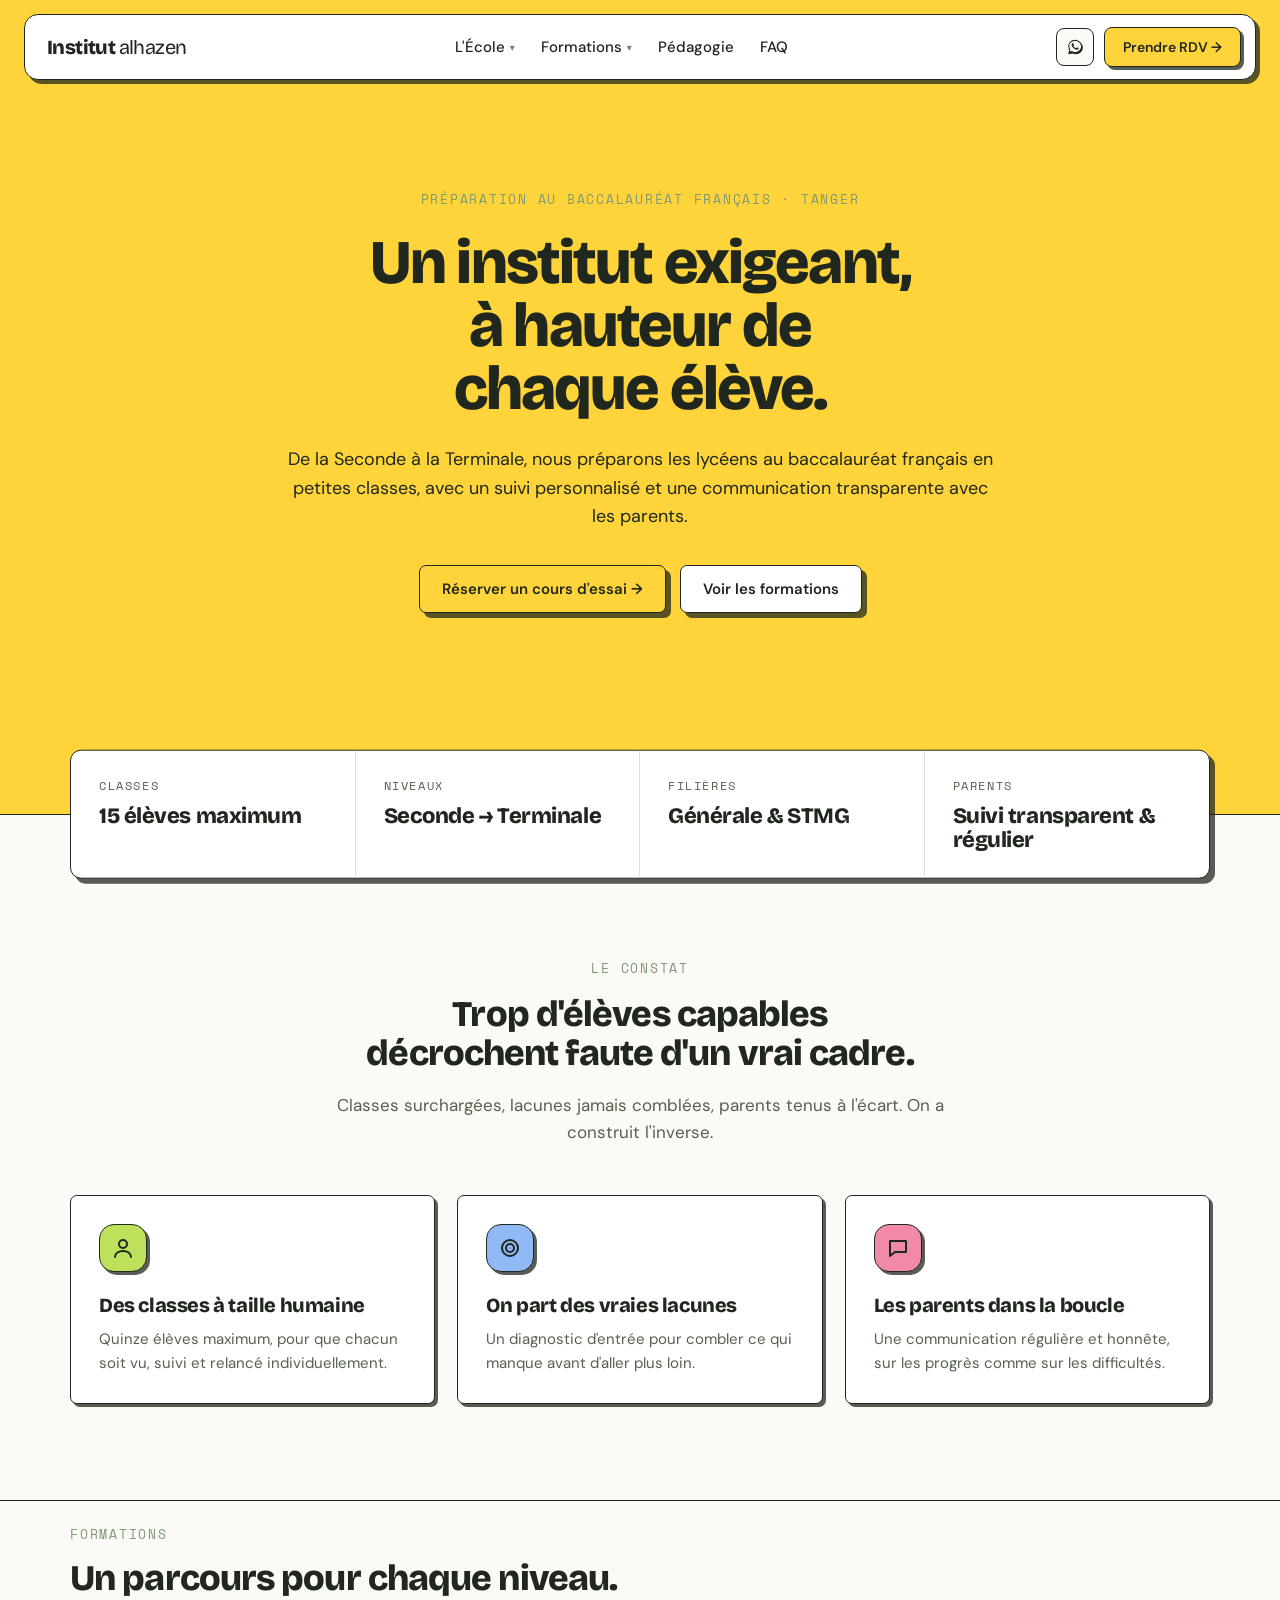
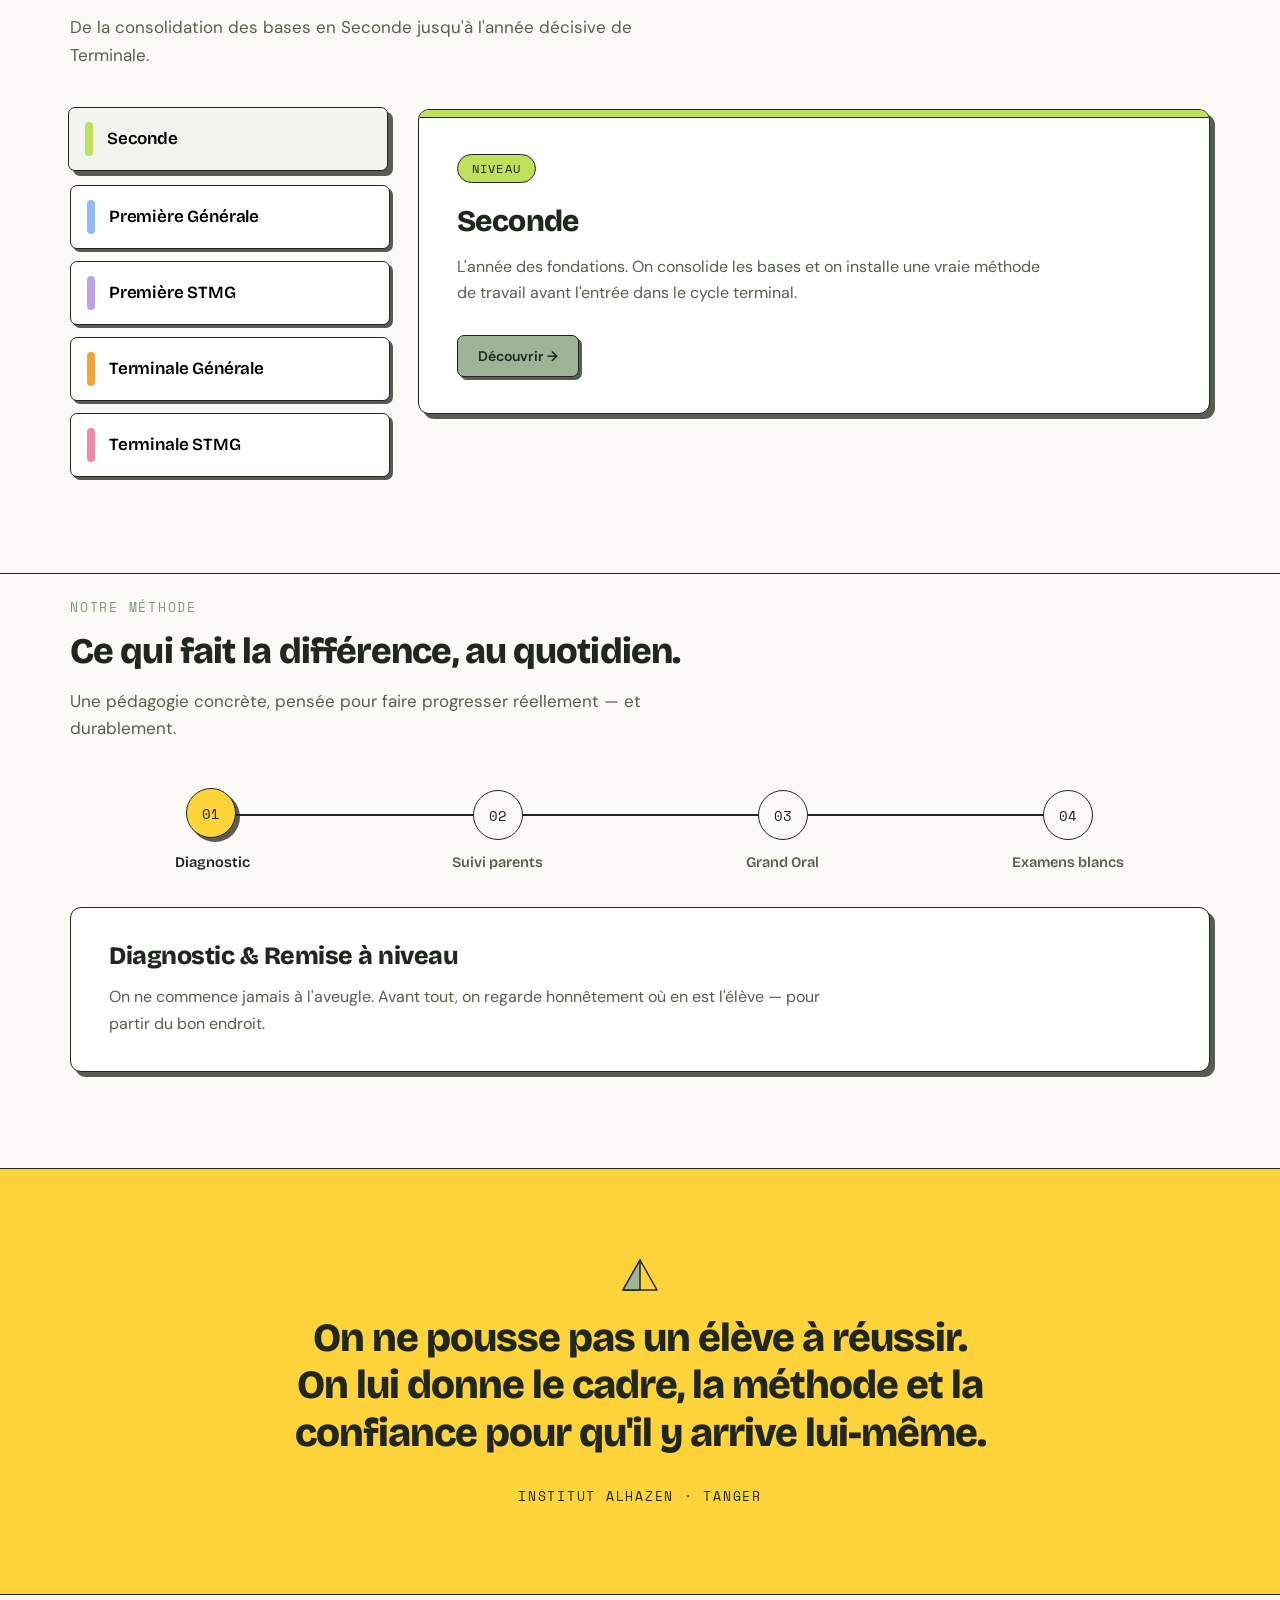
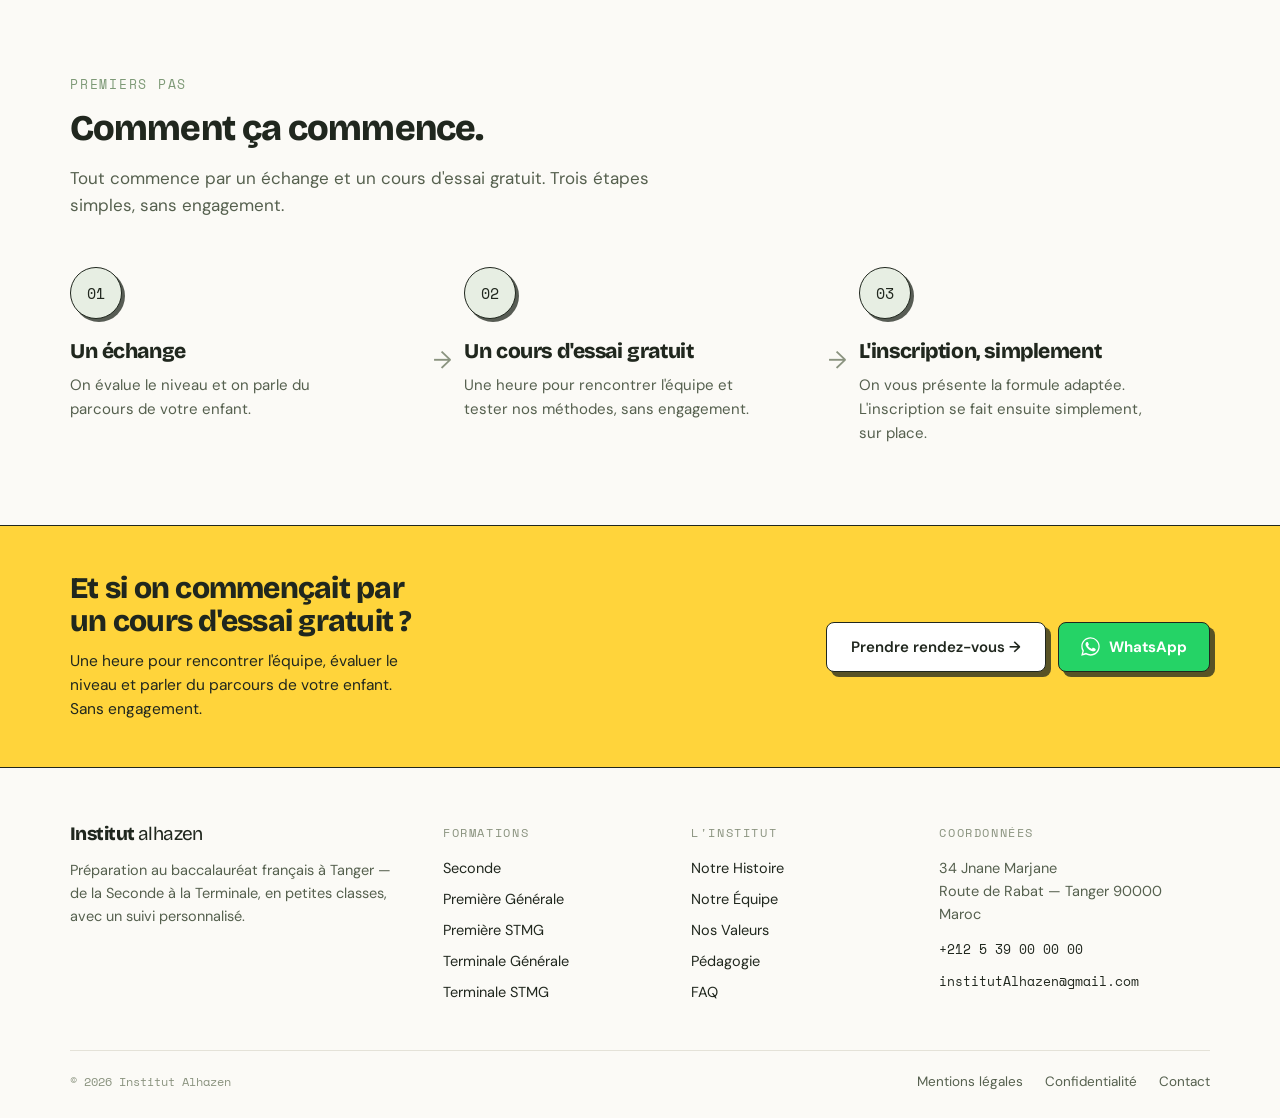
<file: index.html>
<!DOCTYPE html>
<html lang="fr">
<head>
<meta charset="utf-8">
<meta name="viewport" content="width=device-width, initial-scale=1">
<title>Institut Alhazen — Préparation au baccalauréat français à Tanger</title>
<link rel="preconnect" href="https://fonts.googleapis.com">
<link rel="preconnect" href="https://fonts.gstatic.com" crossorigin>
<link href="https://fonts.googleapis.com/css2?family=Bricolage+Grotesque:opsz,wght@12..96,400;12..96,600;12..96,800&family=DM+Sans:opsz,wght@9..40,300;9..40,400;9..40,500;9..40,700&family=Space+Mono:wght@400;700&display=swap" rel="stylesheet">
<link rel="stylesheet" href="css/style.css">
<link rel="stylesheet" href="css/responsive.css">
</head>
<body>
<div style="min-height:100vh;">

  <!-- ============ HEADER ============ -->
  <div style="position:sticky;top:0;z-index:50;background:transparent;padding:14px 24px;"><header style="display:flex;align-items:center;justify-content:space-between;gap:24px;padding:12px 14px 12px 22px;background:#FFFFFF;border:1.5px solid #20271E;border-radius:14px;box-shadow:4px 4px 0 rgba(32,39,30,.75);max-width:1300px;margin:0 auto;">
    <a href="index.html" class="brand" style="display:flex;align-items:center;gap:11px;text-decoration:none;color:#20271E;">
      <span style="display:inline-flex;align-items:baseline;font-family:'Bricolage Grotesque',sans-serif;line-height:1;letter-spacing:-0.03em;font-size:20px;"><span style="font-weight:800;">Institut&nbsp;</span><span style="font-weight:400;">alhazen</span></span>
    </a>
    <nav style="display:flex;align-items:center;gap:26px;">
      <div class="navdd" style="position:relative;">
        <a href="ecole.html" class="navdd-trigger" style="display:flex;align-items:center;gap:5px;font-size:15px;font-weight:500;cursor:pointer;color:#20271E;text-decoration:none;">L'École <span class="navdd-caret" style="font-size:10px;opacity:.6;">▾</span></a>
        <div class="navdd-menu" style="position:absolute;top:100%;left:50%;transform:translateX(-50%) translateY(8px);padding-top:14px;">
          <div style="background:#FFFFFF;border:1.5px solid #20271E;border-radius:11px;box-shadow:5px 5px 0 rgba(32,39,30,.18);padding:8px;min-width:236px;display:flex;flex-direction:column;gap:2px;">
            <a href="notre-histoire.html" class="navdd-item" style="display:block;font-family:'DM Sans',sans-serif;font-size:14.5px;font-weight:500;color:#20271E;text-decoration:none;padding:9px 12px;border-radius:7px;white-space:nowrap;">Notre histoire</a>
            <a href="notre-equipe.html" class="navdd-item" style="display:block;font-family:'DM Sans',sans-serif;font-size:14.5px;font-weight:500;color:#20271E;text-decoration:none;padding:9px 12px;border-radius:7px;white-space:nowrap;">Notre équipe</a>
            <a href="nos-valeurs.html" class="navdd-item" style="display:block;font-family:'DM Sans',sans-serif;font-size:14.5px;font-weight:500;color:#20271E;text-decoration:none;padding:9px 12px;border-radius:7px;white-space:nowrap;">Nos valeurs</a>
          </div>
        </div>
      </div>
      <div class="navdd" style="position:relative;">
        <a href="formations.html" class="navdd-trigger" style="display:flex;align-items:center;gap:5px;font-size:15px;font-weight:500;cursor:pointer;color:#20271E;text-decoration:none;">Formations <span class="navdd-caret" style="font-size:10px;opacity:.6;">▾</span></a>
        <div class="navdd-menu" style="position:absolute;top:100%;left:50%;transform:translateX(-50%) translateY(8px);padding-top:14px;">
          <div style="background:#FFFFFF;border:1.5px solid #20271E;border-radius:11px;box-shadow:5px 5px 0 rgba(32,39,30,.18);padding:8px;min-width:236px;display:flex;flex-direction:column;gap:2px;">
            <a href="formation.html" class="navdd-item" style="display:block;font-family:'DM Sans',sans-serif;font-size:14.5px;font-weight:500;color:#20271E;text-decoration:none;padding:9px 12px;border-radius:7px;white-space:nowrap;">Seconde</a>
            <a href="formation.html" class="navdd-item" style="display:block;font-family:'DM Sans',sans-serif;font-size:14.5px;font-weight:500;color:#20271E;text-decoration:none;padding:9px 12px;border-radius:7px;white-space:nowrap;">Première</a>
            <a href="formation.html" class="navdd-item" style="display:block;font-family:'DM Sans',sans-serif;font-size:14.5px;font-weight:500;color:#20271E;text-decoration:none;padding:9px 12px;border-radius:7px;white-space:nowrap;">Terminale</a>
            <a href="formations.html" class="navdd-item" style="display:block;font-family:'DM Sans',sans-serif;font-size:14.5px;font-weight:500;color:#20271E;text-decoration:none;padding:9px 12px;border-radius:7px;white-space:nowrap;">Toutes les formations</a>
          </div>
        </div>
      </div>
      <a href="pedagogie.html" style="display:flex;align-items:center;gap:5px;font-size:15px;font-weight:500;cursor:pointer;color:#20271E;text-decoration:none;">Pédagogie</a>
      <a href="faq.html" style="font-size:15px;font-weight:500;cursor:pointer;color:#20271E;text-decoration:none;">FAQ</a>
    </nav>
    <div style="display:flex;align-items:center;gap:10px;">
        <a href="https://wa.me/212539000000" target="_blank" rel="noopener" class="ghost-ico" title="WhatsApp" aria-label="WhatsApp" style="display:inline-flex;align-items:center;justify-content:center;width:38px;height:38px;background:#FBFAF6;border:1.5px solid #20271E;border-radius:8px;cursor:pointer;text-decoration:none;"><svg width="18" height="18" viewBox="0 0 32 32" fill="#20271E" aria-hidden="true"><path d="M16 3C9.4 3 4 8.4 4 15c0 2.1.6 4.2 1.6 6L4 29l8.2-1.6c1.7.9 3.6 1.4 5.6 1.4h.2c6.6 0 12-5.4 12-12S22.6 3 16 3zm0 21.8c-1.8 0-3.5-.5-5-1.4l-.4-.2-3.7.7.7-3.6-.2-.4c-1-1.6-1.5-3.4-1.5-5.3C5.2 9.9 10 5.2 16 5.2S26.8 9.9 26.8 15 22 24.8 16 24.8z"/><path d="M22.1 17.7c-.3-.2-1.9-.9-2.2-1-.3-.1-.5-.2-.7.2-.2.3-.8 1-.9 1.1-.2.2-.3.2-.6.1-.3-.2-1.4-.5-2.6-1.6-.9-.8-1.6-1.8-1.8-2.2-.2-.3 0-.5.1-.6.1-.1.3-.3.4-.5.1-.2.2-.3.3-.5.1-.2 0-.4 0-.5-.1-.2-.7-1.7-1-2.3-.2-.6-.5-.5-.7-.5h-.6c-.2 0-.5.1-.8.4-.3.3-1 1-1 2.5s1.1 2.9 1.2 3.1c.2.2 2.2 3.3 5.3 4.7.7.3 1.3.5 1.7.6.7.2 1.4.2 1.9.1.6-.1 1.9-.8 2.1-1.5.3-.7.3-1.4.2-1.5-.1-.1-.3-.2-.6-.3z"/></svg></a>
        <a class="btn-press" href="contact.html" style="font-family:'DM Sans',sans-serif;font-size:14px;font-weight:600;color:#20271E;background:#FFD43B;border:1.5px solid #20271E;border-radius:8px;padding:10px 18px;--s:3px;box-shadow:3px 3px 0 rgba(32,39,30,.75);cursor:pointer;text-decoration:none;">Prendre RDV &rarr;</a>
      </div>
  </header></div>

  <!-- ============ HERO ============ -->
  <section class="rsp-hero-section" style="background:#FFD43B;border-bottom:1.5px solid #20271E;padding:193px 28px 0;margin-top:-97px;">
    <div style="max-width:1140px;margin:0 auto;text-align:center;">
      <div style="font-family:'Space Mono',monospace;font-size:12.5px;text-transform:uppercase;letter-spacing:0.14em;color:#7E9A77;margin-bottom:22px;">Préparation au baccalauréat français · Tanger</div>
      <h1 class="rsp-h1" style="font-family:'Bricolage Grotesque',sans-serif;font-weight:800;font-size:62px;line-height:1.02;letter-spacing:-0.03em;margin:0 auto;max-width:14ch;text-wrap:balance;">Un institut exigeant, à hauteur de chaque élève.</h1>
      <p style="font-family:'DM Sans',sans-serif;font-weight:400;font-size:18px;line-height:1.6;color:#20271E;max-width:62ch;margin:24px auto 0;text-wrap:pretty;">De la Seconde à la Terminale, nous préparons les lycéens au baccalauréat français en petites classes, avec un suivi personnalisé et une communication transparente avec les parents.</p>
      <div class="rsp-hero-cta" style="display:flex;justify-content:center;gap:14px;margin-top:34px;">
        <a class="btn-press" href="contact.html" style="display:inline-block;text-decoration:none;font-family:'DM Sans',sans-serif;font-size:15px;font-weight:600;color:#20271E;background:#FFD43B;border:1.5px solid #20271E;border-radius:7px;padding:13px 22px;--s:5px;box-shadow:5px 5px 0 rgba(32,39,30,.75);cursor:pointer;">Réserver un cours d'essai →</a>
        <a class="btn-press" href="formations.html" style="display:inline-block;text-decoration:none;font-family:'DM Sans',sans-serif;font-size:15px;font-weight:600;color:#20271E;background:#FFFFFF;border:1.5px solid #20271E;border-radius:7px;padding:13px 22px;--s:5px;box-shadow:5px 5px 0 rgba(32,39,30,.75);cursor:pointer;">Voir les formations</a>
      </div>
    </div>
    <div style="max-width:1140px;margin:72px auto 0;transform:translateY(50%);">
      <div class="rsp-stats-bandeau" style="display:grid;grid-template-columns:repeat(4,1fr);background:#FFFFFF;border:1.5px solid #20271E;border-radius:11px;--s:5px;box-shadow:5px 5px 0 rgba(32,39,30,.75);overflow:hidden;">
        <div style="padding:26px 28px;border-right:1px solid #E4E2D8;">
          <div style="font-family:'Space Mono',monospace;font-size:11.5px;text-transform:uppercase;letter-spacing:0.14em;color:#55604E;margin-bottom:10px;">Classes</div>
          <div style="font-family:'Bricolage Grotesque',sans-serif;font-weight:800;font-size:22px;line-height:1.1;letter-spacing:-0.02em;">15 élèves maximum</div>
        </div>
        <div style="padding:26px 28px;border-right:1px solid #E4E2D8;">
          <div style="font-family:'Space Mono',monospace;font-size:11.5px;text-transform:uppercase;letter-spacing:0.14em;color:#55604E;margin-bottom:10px;">Niveaux</div>
          <div style="font-family:'Bricolage Grotesque',sans-serif;font-weight:800;font-size:22px;line-height:1.1;letter-spacing:-0.02em;">Seconde → Terminale</div>
        </div>
        <div style="padding:26px 28px;border-right:1px solid #E4E2D8;">
          <div style="font-family:'Space Mono',monospace;font-size:11.5px;text-transform:uppercase;letter-spacing:0.14em;color:#55604E;margin-bottom:10px;">Filières</div>
          <div style="font-family:'Bricolage Grotesque',sans-serif;font-weight:800;font-size:22px;line-height:1.1;letter-spacing:-0.02em;">Générale &amp; STMG</div>
        </div>
        <div style="padding:26px 28px;">
          <div style="font-family:'Space Mono',monospace;font-size:11.5px;text-transform:uppercase;letter-spacing:0.14em;color:#55604E;margin-bottom:10px;">Parents</div>
          <div style="font-family:'Bricolage Grotesque',sans-serif;font-weight:800;font-size:22px;line-height:1.1;letter-spacing:-0.02em;">Suivi transparent &amp; régulier</div>
        </div>
      </div>
    </div>
  </section>
  <div style="height:120px;"></div>

  <!-- ============ LE CONSTAT ============ -->
  <section style="padding:24px 28px 96px;">
    <div style="max-width:760px;margin:0 auto;text-align:center;">
      <div style="font-family:'Space Mono',monospace;font-size:12.5px;text-transform:uppercase;letter-spacing:0.14em;color:#7E9A77;margin-bottom:18px;">Le constat</div>
      <h2 class="rsp-h2" style="font-family:'Bricolage Grotesque',sans-serif;font-weight:800;font-size:36px;line-height:1.08;letter-spacing:-0.025em;margin:0;text-wrap:balance;">Trop d'élèves capables décrochent faute d'un vrai cadre.</h2>
      <p style="font-family:'DM Sans',sans-serif;font-weight:400;font-size:17px;line-height:1.6;color:#55604E;max-width:60ch;margin:18px auto 0;text-wrap:pretty;">Classes surchargées, lacunes jamais comblées, parents tenus à l'écart. On a construit l'inverse.</p>
    </div>
    <div class="rsp-grid-3" style="display:grid;grid-template-columns:repeat(3,1fr);gap:22px;max-width:1140px;margin:48px auto 0;">
      <div class="rsp-card" style="background:#FFFFFF;border:1.5px solid #20271E;border-radius:7px;--s:3px;box-shadow:3px 3px 0 rgba(32,39,30,.75);padding:28px;">
        <div style="display:inline-flex;align-items:center;justify-content:center;width:48px;height:48px;background:#BFE05A;border:1.5px solid #20271E;border-radius:15px;--s:3px;box-shadow:3px 3px 0 rgba(32,39,30,.75);color:#20271E;margin-bottom:22px;">
          <svg viewBox="0 0 24 24" style="width:24px;height:24px;fill:none;stroke:currentColor;stroke-width:2;stroke-linecap:round;stroke-linejoin:round;"><circle cx="12" cy="8" r="4"/><path d="M4 21c0-4 4-6 8-6s8 2 8 6"/></svg>
        </div>
        <h3 style="font-family:'Bricolage Grotesque',sans-serif;font-weight:800;font-size:20px;line-height:1.15;letter-spacing:-0.02em;margin:0 0 10px;">Des classes à taille humaine</h3>
        <p style="font-family:'DM Sans',sans-serif;font-weight:400;font-size:15px;line-height:1.6;color:#55604E;margin:0;">Quinze élèves maximum, pour que chacun soit vu, suivi et relancé individuellement.</p>
      </div>
      <div class="rsp-card" style="background:#FFFFFF;border:1.5px solid #20271E;border-radius:7px;--s:3px;box-shadow:3px 3px 0 rgba(32,39,30,.75);padding:28px;">
        <div style="display:inline-flex;align-items:center;justify-content:center;width:48px;height:48px;background:#8FBAF6;border:1.5px solid #20271E;border-radius:15px;--s:3px;box-shadow:3px 3px 0 rgba(32,39,30,.75);color:#20271E;margin-bottom:22px;">
          <svg viewBox="0 0 24 24" style="width:24px;height:24px;fill:none;stroke:currentColor;stroke-width:2;stroke-linecap:round;stroke-linejoin:round;"><circle cx="12" cy="12" r="8"/><circle cx="12" cy="12" r="4"/><circle cx="12" cy="12" r="0.6" fill="currentColor" stroke="none"/></svg>
        </div>
        <h3 style="font-family:'Bricolage Grotesque',sans-serif;font-weight:800;font-size:20px;line-height:1.15;letter-spacing:-0.02em;margin:0 0 10px;">On part des vraies lacunes</h3>
        <p style="font-family:'DM Sans',sans-serif;font-weight:400;font-size:15px;line-height:1.6;color:#55604E;margin:0;">Un diagnostic d'entrée pour combler ce qui manque avant d'aller plus loin.</p>
      </div>
      <div class="rsp-card" style="background:#FFFFFF;border:1.5px solid #20271E;border-radius:7px;--s:3px;box-shadow:3px 3px 0 rgba(32,39,30,.75);padding:28px;">
        <div style="display:inline-flex;align-items:center;justify-content:center;width:48px;height:48px;background:#F08AA8;border:1.5px solid #20271E;border-radius:15px;--s:3px;box-shadow:3px 3px 0 rgba(32,39,30,.75);color:#20271E;margin-bottom:22px;">
          <svg viewBox="0 0 24 24" style="width:24px;height:24px;fill:none;stroke:currentColor;stroke-width:2;stroke-linecap:round;stroke-linejoin:round;"><path d="M4 5h16v11H9l-5 4z"/></svg>
        </div>
        <h3 style="font-family:'Bricolage Grotesque',sans-serif;font-weight:800;font-size:20px;line-height:1.15;letter-spacing:-0.02em;margin:0 0 10px;">Les parents dans la boucle</h3>
        <p style="font-family:'DM Sans',sans-serif;font-weight:400;font-size:15px;line-height:1.6;color:#55604E;margin:0;">Une communication régulière et honnête, sur les progrès comme sur les difficultés.</p>
      </div>
    </div>
  </section>

  <!-- ============ FORMATIONS (interactif) ============ -->
  <section style="padding:24px 28px 96px;background:#FBFAF6;border-top:1.5px solid #20271E;">
    <div style="max-width:1140px;margin:0 auto;">
      <div style="max-width:640px;margin-bottom:40px;">
        <div style="font-family:'Space Mono',monospace;font-size:12.5px;text-transform:uppercase;letter-spacing:0.14em;color:#7E9A77;margin-bottom:16px;">Formations</div>
        <h2 class="rsp-h2" style="font-family:'Bricolage Grotesque',sans-serif;font-weight:800;font-size:36px;line-height:1.08;letter-spacing:-0.025em;margin:0;">Un parcours pour chaque niveau.</h2>
        <p style="font-family:'DM Sans',sans-serif;font-weight:400;font-size:17px;line-height:1.6;color:#55604E;margin:16px 0 0;">De la consolidation des bases en Seconde jusqu'à l'année décisive de Terminale.</p>
      </div>
      <div class="rsp-formations-grid" style="display:grid;grid-template-columns:320px 1fr;gap:28px;align-items:start;">
        <div id="formationsMenu" class="rsp-form-menu" style="display:flex;flex-direction:column;gap:12px;"></div>
        <div style="background:#FFFFFF;border:1.5px solid #20271E;border-radius:11px;--s:5px;box-shadow:5px 5px 0 rgba(32,39,30,.75);overflow:hidden;min-height:280px;">
          <div id="formationPanelBar" style="height:8px;background:#BFE05A;border-bottom:1.5px solid #20271E;"></div>
          <div style="padding:36px 38px;">
            <span id="formationPanelBadge" style="display:inline-block;font-family:'Space Mono',monospace;font-size:11.5px;text-transform:uppercase;letter-spacing:0.1em;color:#20271E;background:#BFE05A;border:1.5px solid #20271E;border-radius:999px;padding:5px 14px;margin-bottom:22px;">Niveau</span>
            <h3 id="formationPanelLabel" style="font-family:'Bricolage Grotesque',sans-serif;font-weight:800;font-size:30px;line-height:1.1;letter-spacing:-0.02em;margin:0 0 16px;"></h3>
            <p id="formationPanelTagline" style="font-family:'DM Sans',sans-serif;font-weight:400;font-size:16px;line-height:1.65;color:#55604E;margin:0 0 28px;max-width:54ch;"></p>
            <a class="btn-press" href="formation.html" style="font-family:'DM Sans',sans-serif;font-size:14px;font-weight:600;color:#20271E;background:#9DB496;border:1.5px solid #20271E;border-radius:7px;padding:11px 20px;--s:3px;box-shadow:3px 3px 0 rgba(32,39,30,.75);text-decoration:none;display:inline-block;">Découvrir →</a>
          </div>
        </div>
      </div>
    </div>
  </section>

  <!-- ============ NOTRE MÉTHODE (interactif) ============ -->
  <section style="padding:24px 28px 96px;background:#FBFAF6;border-top:1.5px solid #20271E;">
    <div style="max-width:1140px;margin:0 auto;">
      <div style="max-width:640px;margin-bottom:48px;">
        <div style="font-family:'Space Mono',monospace;font-size:12.5px;text-transform:uppercase;letter-spacing:0.14em;color:#7E9A77;margin-bottom:16px;">Notre méthode</div>
        <h2 class="rsp-h2" style="font-family:'Bricolage Grotesque',sans-serif;font-weight:800;font-size:36px;line-height:1.08;letter-spacing:-0.025em;margin:0;">Ce qui fait la différence, au quotidien.</h2>
        <p style="font-family:'DM Sans',sans-serif;font-weight:400;font-size:17px;line-height:1.6;color:#55604E;margin:16px 0 0;">Une pédagogie concrète, pensée pour faire progresser réellement — et durablement.</p>
      </div>
      <div style="position:relative;margin-bottom:36px;">
        <div style="position:absolute;top:24px;left:12%;right:12%;height:2px;background:#20271E;"></div>
        <div id="methodeSteps" class="rsp-methode-steps" style="display:grid;grid-template-columns:repeat(4,1fr);position:relative;"></div>
      </div>
      <div class="rsp-card-lg" style="background:#FFFFFF;border:1.5px solid #20271E;border-radius:11px;--s:5px;box-shadow:5px 5px 0 rgba(32,39,30,.75);padding:34px 38px;min-height:150px;">
        <h3 id="methodePanelLabel" style="font-family:'Bricolage Grotesque',sans-serif;font-weight:800;font-size:25px;line-height:1.12;letter-spacing:-0.02em;margin:0 0 14px;"></h3>
        <p id="methodePanelTagline" style="font-family:'DM Sans',sans-serif;font-weight:400;font-size:16px;line-height:1.65;color:#55604E;margin:0;max-width:66ch;"></p>
      </div>
    </div>
  </section>

  <!-- ============ CITATION ============ -->
  <section style="background:#FFD43B;border-top:1.5px solid #20271E;border-bottom:1.5px solid #20271E;padding:88px 28px;">
    <div style="max-width:920px;margin:0 auto;text-align:center;">
      <div style="display:flex;justify-content:center;margin-bottom:22px;">
        <svg viewBox="0 0 40 36" style="width:40px;height:36px;" aria-hidden="true">
          <path d="M20 3 L37 33 H3 Z" fill="none" stroke="#20271E" stroke-width="1.5" stroke-linejoin="round"/>
          <path d="M20 3 L20 33 H3 Z" fill="#9DB496" stroke="#20271E" stroke-width="1.5" stroke-linejoin="round"/>
        </svg>
      </div>
      <blockquote class="rsp-blockquote" style="font-family:'Bricolage Grotesque',sans-serif;font-weight:800;font-size:40px;line-height:1.18;letter-spacing:-0.025em;color:#20271E;margin:0;text-wrap:balance;">On ne pousse pas un élève à réussir. On lui donne le cadre, la méthode et la confiance pour qu'il y arrive lui-même.</blockquote>
      <div style="font-family:'Space Mono',monospace;font-size:12.5px;text-transform:uppercase;letter-spacing:0.14em;color:#20271E;margin-top:30px;">Institut Alhazen · Tanger</div>
    </div>
  </section>

  <!-- ============ COMMENT ÇA COMMENCE ============ -->
  <section style="padding:80px 28px;background:#FBFAF6;">
    <div style="max-width:1140px;margin:0 auto;">
      <div style="max-width:640px;margin-bottom:48px;">
        <div style="font-family:'Space Mono',monospace;font-size:12.5px;text-transform:uppercase;letter-spacing:0.14em;color:#7E9A77;margin-bottom:16px;">Premiers pas</div>
        <h2 class="rsp-h2" style="font-family:'Bricolage Grotesque',sans-serif;font-weight:800;font-size:36px;line-height:1.08;letter-spacing:-0.025em;margin:0;">Comment ça commence.</h2>
        <p style="font-family:'DM Sans',sans-serif;font-weight:400;font-size:17px;line-height:1.6;color:#55604E;margin:16px 0 0;">Tout commence par un échange et un cours d'essai gratuit. Trois étapes simples, sans engagement.</p>
      </div>
      <div style="display:flex;align-items:flex-start;gap:8px;flex-wrap:wrap;">
        <div style="flex:1;min-width:200px;">
          <div style="display:inline-flex;align-items:center;justify-content:center;width:52px;height:52px;border-radius:999px;border:1.5px solid #20271E;background:#E7EEE3;font-family:'Space Mono',monospace;font-size:15px;--s:3px;box-shadow:3px 3px 0 rgba(32,39,30,.75);margin-bottom:20px;">01</div>
          <h3 style="font-family:'Bricolage Grotesque',sans-serif;font-weight:800;font-size:21px;line-height:1.15;letter-spacing:-0.02em;margin:0 0 10px;">Un échange</h3>
          <p style="font-family:'DM Sans',sans-serif;font-weight:400;font-size:15px;line-height:1.6;color:#55604E;margin:0;max-width:30ch;">On évalue le niveau et on parle du parcours de votre enfant.</p>
        </div>
        <div style="flex:none;align-self:center;font-size:24px;color:#8A937F;padding:0 4px;margin-top:6px;">→</div>
        <div style="flex:1;min-width:200px;">
          <div style="display:inline-flex;align-items:center;justify-content:center;width:52px;height:52px;border-radius:999px;border:1.5px solid #20271E;background:#E7EEE3;font-family:'Space Mono',monospace;font-size:15px;--s:3px;box-shadow:3px 3px 0 rgba(32,39,30,.75);margin-bottom:20px;">02</div>
          <h3 style="font-family:'Bricolage Grotesque',sans-serif;font-weight:800;font-size:21px;line-height:1.15;letter-spacing:-0.02em;margin:0 0 10px;">Un cours d'essai gratuit</h3>
          <p style="font-family:'DM Sans',sans-serif;font-weight:400;font-size:15px;line-height:1.6;color:#55604E;margin:0;max-width:30ch;">Une heure pour rencontrer l'équipe et tester nos méthodes, sans engagement.</p>
        </div>
        <div style="flex:none;align-self:center;font-size:24px;color:#8A937F;padding:0 4px;margin-top:6px;">→</div>
        <div style="flex:1;min-width:200px;">
          <div style="display:inline-flex;align-items:center;justify-content:center;width:52px;height:52px;border-radius:999px;border:1.5px solid #20271E;background:#E7EEE3;font-family:'Space Mono',monospace;font-size:15px;--s:3px;box-shadow:3px 3px 0 rgba(32,39,30,.75);margin-bottom:20px;">03</div>
          <h3 style="font-family:'Bricolage Grotesque',sans-serif;font-weight:800;font-size:21px;line-height:1.15;letter-spacing:-0.02em;margin:0 0 10px;">L'inscription, simplement</h3>
          <p style="font-family:'DM Sans',sans-serif;font-weight:400;font-size:15px;line-height:1.6;color:#55604E;margin:0;max-width:30ch;">On vous présente la formule adaptée. L'inscription se fait ensuite simplement, sur place.</p>
        </div>
      </div>
    </div>
  </section>

  <!-- ============ FOOTER ============ -->
  <footer style="border-top:1.5px solid #20271E;background:#FBFAF6;">
    <div style="background:#FFD43B;border-bottom:1.5px solid #20271E;padding:46px 28px;">
      <div style="max-width:1140px;margin:0 auto;display:flex;align-items:center;justify-content:space-between;gap:32px;flex-wrap:wrap;">
        <div style="max-width:32ch;">
          <h2 style="font-family:'Bricolage Grotesque',sans-serif;font-weight:800;font-size:30px;line-height:1.08;letter-spacing:-0.025em;color:#20271E;margin:0;text-wrap:balance;">Et si on commen&ccedil;ait par un cours d'essai gratuit&nbsp;?</h2>
          <p style="font-family:'DM Sans',sans-serif;font-size:15.5px;line-height:1.55;color:#20271E;margin:12px 0 0;text-wrap:pretty;">Une heure pour rencontrer l'&eacute;quipe, &eacute;valuer le niveau et parler du parcours de votre enfant. Sans engagement.</p>
        </div>
        <div style="display:flex;gap:12px;flex-wrap:wrap;">
          <a href="contact.html" class="btn-press" style="display:inline-flex;align-items:center;gap:8px;font-family:'DM Sans',sans-serif;font-size:15px;font-weight:600;color:#20271E;background:#FFFFFF;border:1.5px solid #20271E;border-radius:8px;padding:14px 24px;--s:5px;box-shadow:5px 5px 0 rgba(32,39,30,.75);text-decoration:none;white-space:nowrap;">Prendre rendez-vous &rarr;</a>
          <a href="https://wa.me/212539000000" target="_blank" rel="noopener" class="btn-press" style="display:inline-flex;align-items:center;gap:9px;font-family:'DM Sans',sans-serif;font-size:15px;font-weight:700;color:#FFFFFF;background:#25D366;border:1.5px solid #20271E;border-radius:8px;padding:14px 22px;--s:5px;box-shadow:5px 5px 0 rgba(32,39,30,.75);text-decoration:none;white-space:nowrap;"><svg viewBox="0 0 32 32" style="width:19px;height:19px;fill:#FFFFFF;"><path d="M16 .4C7.4.4.5 7.3.5 15.9c0 2.8.7 5.4 2 7.8L.3 31.6l8.1-2.1c2.3 1.2 4.9 2 7.6 2h.01c8.6 0 15.5-7 15.5-15.6 0-4.2-1.6-8.1-4.6-11A15.4 15.4 0 0 0 16 .4zm0 28.5h-.01c-2.4 0-4.8-.7-6.9-1.9l-.5-.3-5.1 1.3 1.4-5-.3-.5a12.9 12.9 0 0 1-2-6.9C2.5 8.8 8.6 2.7 16 2.7c3.6 0 6.9 1.4 9.5 3.9 2.5 2.5 3.9 5.9 3.9 9.4 0 7.2-6 13-13.4 13zm7.4-9.7c-.4-.2-2.4-1.2-2.7-1.3-.4-.1-.7-.2-.9.2-.3.4-1 1.3-1.3 1.6-.2.3-.5.3-.9.1-.4-.2-1.7-.6-3.3-2-1.2-1.1-2-2.4-2.3-2.8-.2-.4 0-.6.2-.8.2-.2.4-.5.6-.7.2-.2.3-.4.4-.7.1-.3.1-.5 0-.7-.1-.2-.9-2.2-1.3-3-.3-.8-.7-.7-.9-.7h-.8c-.3 0-.7.1-1.1.5-.4.4-1.5 1.4-1.5 3.5s1.5 4.1 1.7 4.3c.2.3 3 4.6 7.3 6.4 1 .4 1.8.7 2.4.9 1 .3 1.9.3 2.7.2.8-.1 2.4-1 2.8-2 .3-1 .3-1.8.2-2-.1-.2-.4-.3-.8-.5z"></path></svg>WhatsApp</a>
        </div>
      </div>
    </div>
    <div style="padding:56px 28px 28px;">
    <div class="rsp-grid-footer" style="max-width:1140px;margin:0 auto;display:grid;grid-template-columns:1.6fr 1fr 1fr 1.3fr;gap:40px;">
      <div class="rsp-footer-brand">
        <div style="display:flex;align-items:center;gap:10px;margin-bottom:16px;">
          <span style="display:inline-flex;align-items:baseline;font-family:'Bricolage Grotesque',sans-serif;line-height:1;letter-spacing:-0.03em;font-size:19px;"><span style="font-weight:800;">Institut&nbsp;</span><span style="font-weight:400;">alhazen</span></span>
        </div>
        <p style="font-family:'DM Sans',sans-serif;font-weight:400;font-size:14.5px;line-height:1.6;color:#55604E;margin:0;max-width:34ch;">Préparation au baccalauréat français à Tanger — de la Seconde à la Terminale, en petites classes, avec un suivi personnalisé.</p>
      </div>
      <div>
        <div style="font-family:'Space Mono',monospace;font-size:11.5px;text-transform:uppercase;letter-spacing:0.14em;color:#8A937F;margin-bottom:16px;">Formations</div>
        <ul style="list-style:none;margin:0;padding:0;display:flex;flex-direction:column;gap:10px;">
          <li><a href="formation.html" style="font-family:'DM Sans',sans-serif;font-size:14.5px;color:#20271E;text-decoration:none;">Seconde</a></li>
          <li><a href="formation.html" style="font-family:'DM Sans',sans-serif;font-size:14.5px;color:#20271E;text-decoration:none;">Première Générale</a></li>
          <li><a href="formation.html" style="font-family:'DM Sans',sans-serif;font-size:14.5px;color:#20271E;text-decoration:none;">Première STMG</a></li>
          <li><a href="formation.html" style="font-family:'DM Sans',sans-serif;font-size:14.5px;color:#20271E;text-decoration:none;">Terminale Générale</a></li>
          <li><a href="formation.html" style="font-family:'DM Sans',sans-serif;font-size:14.5px;color:#20271E;text-decoration:none;">Terminale STMG</a></li>
        </ul>
      </div>
      <div>
        <div style="font-family:'Space Mono',monospace;font-size:11.5px;text-transform:uppercase;letter-spacing:0.14em;color:#8A937F;margin-bottom:16px;">L'Institut</div>
        <ul style="list-style:none;margin:0;padding:0;display:flex;flex-direction:column;gap:10px;">
          <li><a href="notre-histoire.html" style="font-family:'DM Sans',sans-serif;font-size:14.5px;color:#20271E;text-decoration:none;">Notre Histoire</a></li>
          <li><a href="notre-equipe.html" style="font-family:'DM Sans',sans-serif;font-size:14.5px;color:#20271E;text-decoration:none;">Notre Équipe</a></li>
          <li><a href="nos-valeurs.html" style="font-family:'DM Sans',sans-serif;font-size:14.5px;color:#20271E;text-decoration:none;">Nos Valeurs</a></li>
          <li><a href="pedagogie.html" style="font-family:'DM Sans',sans-serif;font-size:14.5px;color:#20271E;text-decoration:none;">Pédagogie</a></li>
          <li><a href="faq.html" style="font-family:'DM Sans',sans-serif;font-size:14.5px;color:#20271E;text-decoration:none;">FAQ</a></li>
        </ul>
      </div>
      <div>
        <div style="font-family:'Space Mono',monospace;font-size:11.5px;text-transform:uppercase;letter-spacing:0.14em;color:#8A937F;margin-bottom:16px;">Coordonnées</div>
        <div style="font-family:'DM Sans',sans-serif;font-size:14.5px;line-height:1.6;color:#55604E;display:flex;flex-direction:column;gap:12px;">
          <span>34 Jnane Marjane<br>Route de Rabat — Tanger 90000<br>Maroc</span>
          <span style="font-family:'Space Mono',monospace;font-size:13px;color:#20271E;">+212 5 39 00 00 00</span>
          <span style="font-family:'Space Mono',monospace;font-size:13px;color:#20271E;">institutAlhazen&#8203;@gmail.com</span>
        </div>
      </div>
    </div>
    <div class="rsp-footer-bottom" style="max-width:1140px;margin:48px auto 0;padding-top:22px;border-top:1px solid #E4E2D8;display:flex;justify-content:space-between;flex-wrap:wrap;gap:14px;">
      <span style="font-family:'Space Mono',monospace;font-size:12px;color:#8A937F;">© 2026 Institut Alhazen</span>
      <div style="display:flex;gap:22px;">
        <a href="#" style="font-family:'DM Sans',sans-serif;font-size:13.5px;color:#55604E;text-decoration:none;">Mentions légales</a>
        <a href="#" style="font-family:'DM Sans',sans-serif;font-size:13.5px;color:#55604E;text-decoration:none;">Confidentialité</a>
        <a href="contact.html" style="font-family:'DM Sans',sans-serif;font-size:13.5px;color:#55604E;text-decoration:none;">Contact</a>
      </div>
    </div>
  </div></footer>

</div>

<script>
const NIVEAUX = [
  { num: "01", label: "Seconde",            accent: "#BFE05A", tagline: "L'année des fondations. On consolide les bases et on installe une vraie méthode de travail avant l'entrée dans le cycle terminal." },
  { num: "02", label: "Première Générale",  accent: "#8FBAF6", tagline: "Le moment de la spécialisation. On maîtrise les spécialités choisies et on prépare sereinement les épreuves anticipées et le Grand Oral." },
  { num: "03", label: "Première STMG",      accent: "#BFA0EE", tagline: "La voie du management et de la gestion. Une filière concrète, encadrée avec rigueur et clarté pour des élèves qui veulent du sens." },
  { num: "04", label: "Terminale Générale", accent: "#F4A23C", tagline: "L'année décisive. Examens blancs, Grand Oral, accompagnement Parcoursup : on prépare chaque épreuve sérieusement, sans rien laisser au hasard." },
  { num: "05", label: "Terminale STMG",     accent: "#F08AA8", tagline: "Finaliser le parcours STMG, réussir le bac et préparer sereinement l'entrée dans le supérieur." },
];
let formationActive = 0;
const formationsMenu = document.getElementById('formationsMenu');
function renderFormationsMenu() {
  formationsMenu.innerHTML = '';
  NIVEAUX.forEach((n, i) => {
    const on = i === formationActive;
    const btn = document.createElement('button');
    btn.style.cssText = `display:flex;align-items:center;gap:14px;padding:14px 16px;cursor:pointer;border:1.5px solid #20271E;border-radius:7px;font-family:'DM Sans',sans-serif;background:${on ? '#F1F5EE' : '#FFFFFF'};box-shadow:${on ? '5px 5px 0 rgba(32,39,30,.75)' : '3px 3px 0 rgba(32,39,30,.75)'};transform:${on ? 'translate(-2px,-2px)' : 'none'};transition:all .14s cubic-bezier(.2,.8,.2,1);`;
    btn.innerHTML = `<span style="width:8px;height:34px;border-radius:4px;flex:none;background:${n.accent};"></span><span style="font-family:'Bricolage Grotesque',sans-serif;font-weight:600;font-size:17px;letter-spacing:-0.01em;text-align:left;">${n.label}</span>`;
    btn.addEventListener('mouseenter', () => { formationActive = i; renderFormationsMenu(); renderFormationPanel(); });
    btn.addEventListener('click', () => { formationActive = i; renderFormationsMenu(); renderFormationPanel(); });
    formationsMenu.appendChild(btn);
  });
}
function renderFormationPanel() {
  const n = NIVEAUX[formationActive];
  document.getElementById('formationPanelBar').style.background = n.accent;
  document.getElementById('formationPanelBadge').style.background = n.accent;
  document.getElementById('formationPanelLabel').textContent = n.label;
  document.getElementById('formationPanelTagline').textContent = n.tagline;
}
renderFormationsMenu();
renderFormationPanel();

const PILIERS = [
  { num: "01", label: "Diagnostic & Remise à niveau", short: "Diagnostic",     tagline: "On ne commence jamais à l'aveugle. Avant tout, on regarde honnêtement où en est l'élève — pour partir du bon endroit." },
  { num: "02", label: "Suivi des Parents",            short: "Suivi parents", tagline: "Vous n'avez pas à deviner ce qui se passe. On vous tient au courant, clairement et régulièrement, sans que vous ayez à le demander." },
  { num: "03", label: "Grand Oral & Parcoursup",      short: "Grand Oral",    tagline: "Le bac n'est pas la fin du parcours. On prépare aussi l'après : prendre la parole avec assurance et construire un dossier qui ouvre des portes." },
  { num: "04", label: "Examens Blancs",               short: "Examens blancs",tagline: "Le jour du bac ne doit surprendre personne. On reproduit les conditions réelles bien avant, pour que l'épreuve devienne une formalité." },
];
let methodeActive = 0;
const methodeSteps = document.getElementById('methodeSteps');
const sectionBg = "#FFD43B";
function renderMethodeSteps() {
  methodeSteps.innerHTML = '';
  PILIERS.forEach((p, i) => {
    const on = i === methodeActive;
    const btn = document.createElement('button');
    btn.style.cssText = 'display:flex;flex-direction:column;align-items:center;gap:14px;background:transparent;border:none;cursor:pointer;padding:0;';
    btn.innerHTML = `<span style="display:inline-flex;align-items:center;justify-content:center;width:50px;height:50px;border-radius:999px;border:1.5px solid #20271E;font-family:'Space Mono',monospace;font-size:14px;color:#20271E;background:${on ? sectionBg : '#FBFAF6'};box-shadow:${on ? '4px 4px 0 rgba(32,39,30,.75)' : 'none'};transform:${on ? 'translate(-2px,-2px)' : 'none'};transition:all .14s cubic-bezier(.2,.8,.2,1);">${p.num}</span><span style="font-family:'Bricolage Grotesque',sans-serif;font-weight:600;font-size:14.5px;line-height:1.2;text-align:center;max-width:16ch;color:${on ? '#20271E' : '#55604E'};">${p.short}</span>`;
    btn.addEventListener('click', () => { methodeActive = i; renderMethodeSteps(); renderMethodePanel(); });
    methodeSteps.appendChild(btn);
  });
}
function renderMethodePanel() {
  const p = PILIERS[methodeActive];
  document.getElementById('methodePanelLabel').textContent = p.label;
  document.getElementById('methodePanelTagline').textContent = p.tagline;
}
renderMethodeSteps();
renderMethodePanel();
</script>
<script src="js/nav-mobile.js"></script>
</body>
</html>
</file>
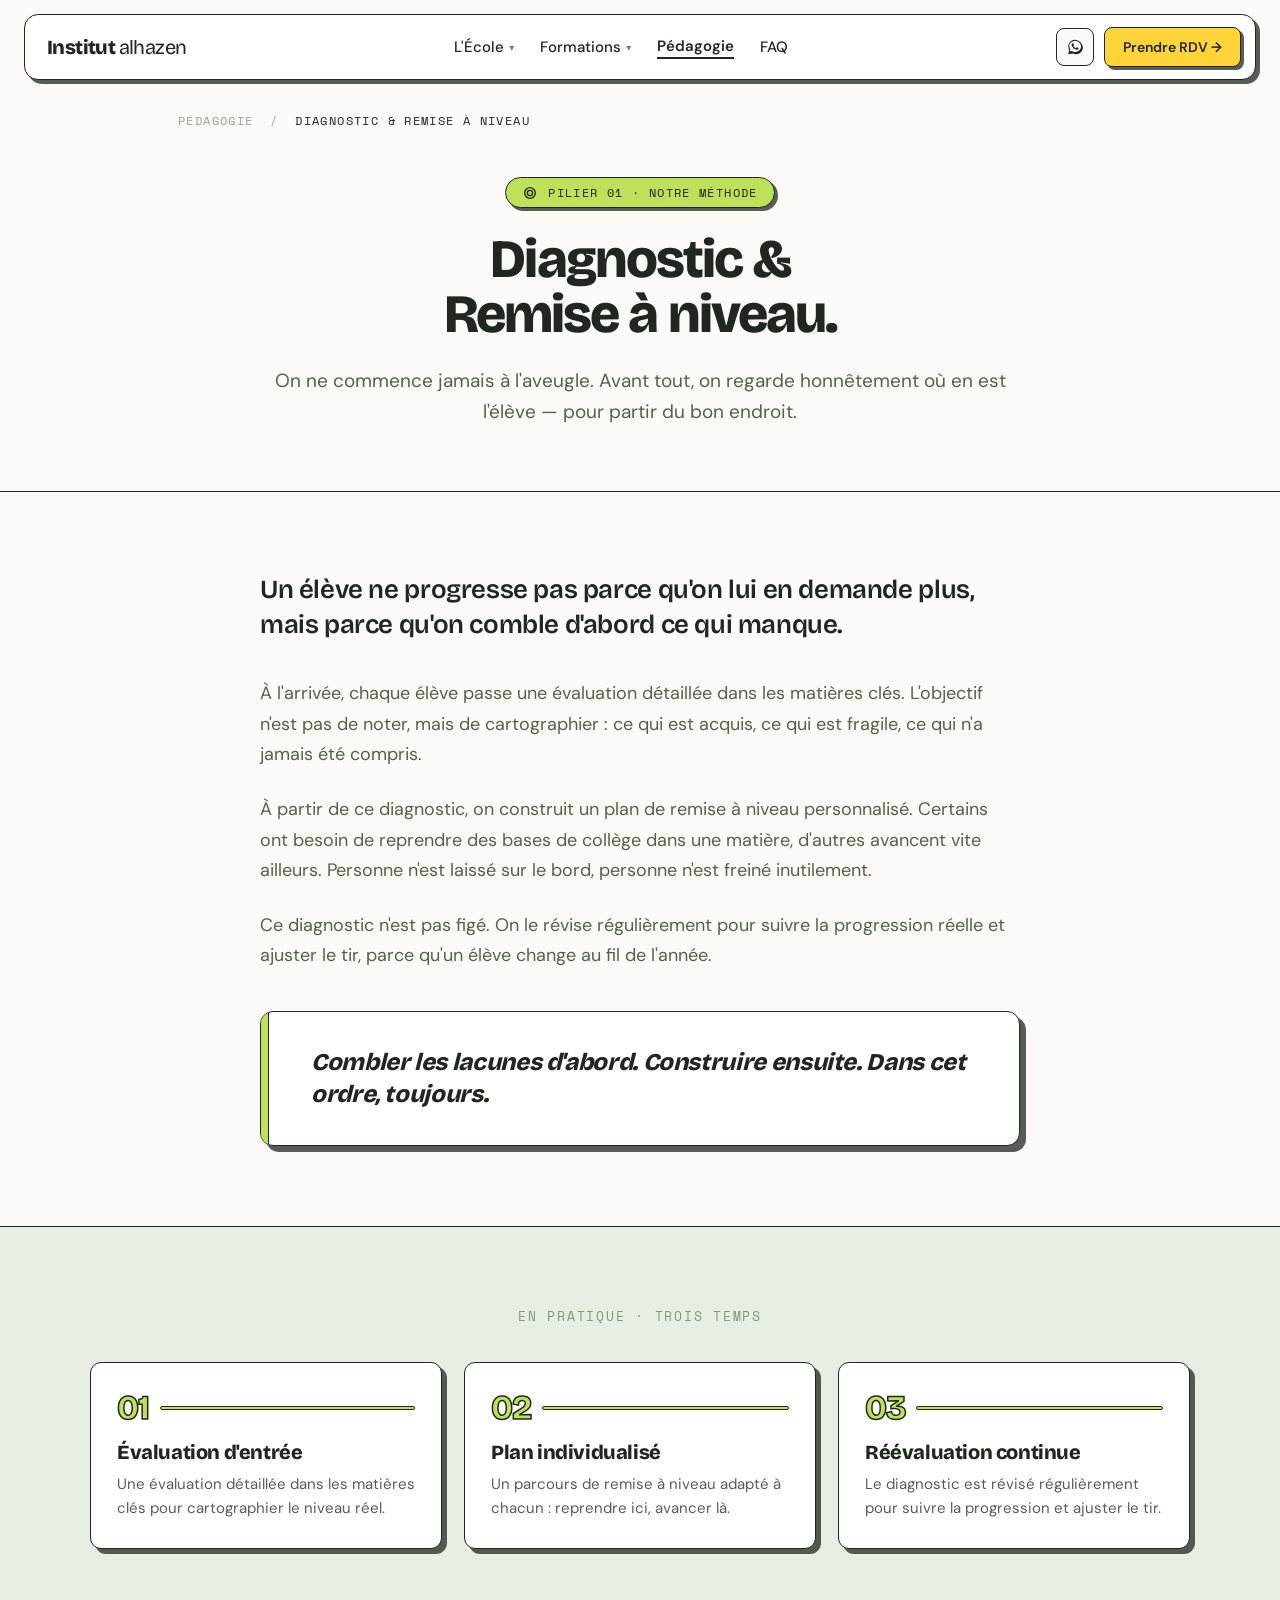
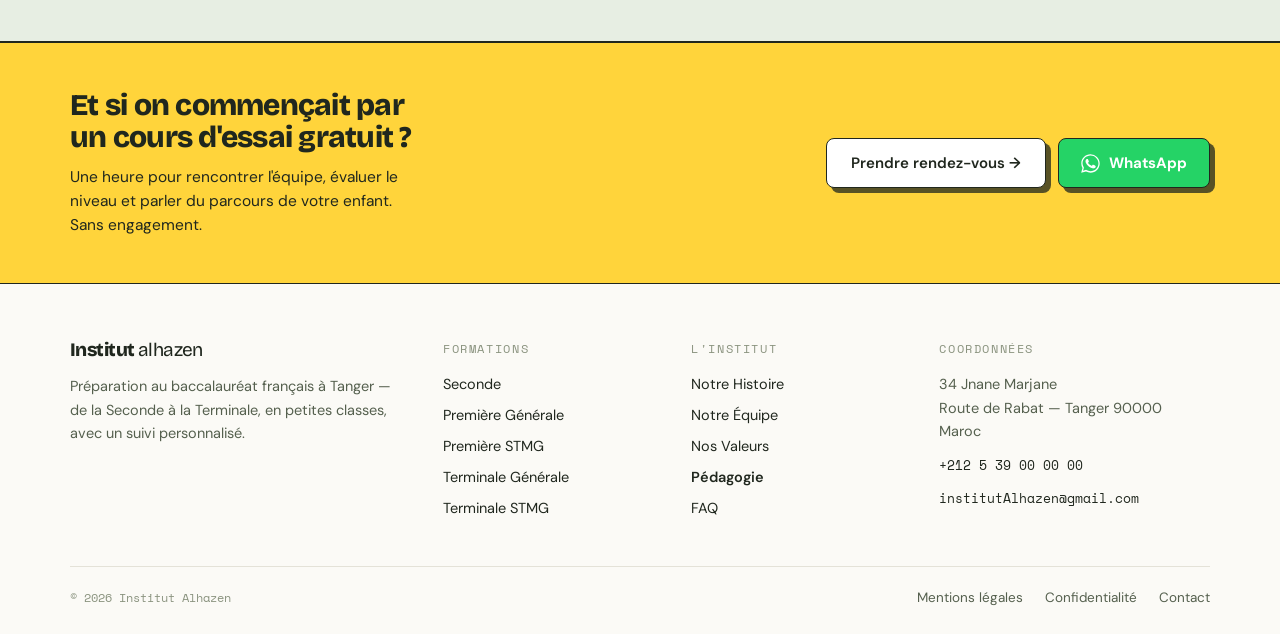
<file: diagnostic.html>
<!DOCTYPE html>
<html lang="fr">
<head>
<meta charset="utf-8">
<meta name="viewport" content="width=device-width, initial-scale=1">
<title>Diagnostic & Remise à niveau — Institut Alhazen</title>
<link rel="preconnect" href="https://fonts.googleapis.com">
<link rel="preconnect" href="https://fonts.gstatic.com" crossorigin>
<link href="https://fonts.googleapis.com/css2?family=Bricolage+Grotesque:opsz,wght@12..96,400;12..96,600;12..96,800&family=DM+Sans:opsz,wght@9..40,300;9..40,400;9..40,500;9..40,700&family=Space+Mono:wght@400;700&display=swap" rel="stylesheet">
<link rel="stylesheet" href="css/style.css">
<link rel="stylesheet" href="css/responsive.css">
</head>
<body>
<div style="min-height:100vh;">

  <!-- ============ HEADER ============ -->
  <div style="position:sticky;top:0;z-index:50;background:transparent;padding:14px 24px;"><header style="display:flex;align-items:center;justify-content:space-between;gap:24px;padding:12px 14px 12px 22px;background:#FFFFFF;border:1.5px solid #20271E;border-radius:14px;box-shadow:4px 4px 0 rgba(32,39,30,.75);max-width:1300px;margin:0 auto;">
    <a href="index.html" class="brand" style="display:flex;align-items:center;gap:11px;text-decoration:none;color:#20271E;">
      <span style="display:inline-flex;align-items:baseline;font-family:'Bricolage Grotesque',sans-serif;line-height:1;letter-spacing:-0.03em;font-size:20px;"><span style="font-weight:800;">Institut&nbsp;</span><span style="font-weight:400;">alhazen</span></span>
    </a>
    <nav style="display:flex;align-items:center;gap:26px;">
      <div class="navdd" style="position:relative;">
        <a href="ecole.html" class="navdd-trigger" style="display:flex;align-items:center;gap:5px;font-size:15px;font-weight:500;cursor:pointer;color:#20271E;text-decoration:none;">L'École <span class="navdd-caret" style="font-size:10px;opacity:.6;">▾</span></a>
        <div class="navdd-menu" style="position:absolute;top:100%;left:50%;transform:translateX(-50%) translateY(8px);padding-top:14px;">
          <div style="background:#FFFFFF;border:1.5px solid #20271E;border-radius:11px;box-shadow:5px 5px 0 rgba(32,39,30,.18);padding:8px;min-width:236px;display:flex;flex-direction:column;gap:2px;">
            <a href="notre-histoire.html" class="navdd-item" style="display:block;font-family:'DM Sans',sans-serif;font-size:14.5px;font-weight:500;color:#20271E;text-decoration:none;padding:9px 12px;border-radius:7px;white-space:nowrap;">Notre histoire</a>
            <a href="notre-equipe.html" class="navdd-item" style="display:block;font-family:'DM Sans',sans-serif;font-size:14.5px;font-weight:500;color:#20271E;text-decoration:none;padding:9px 12px;border-radius:7px;white-space:nowrap;">Notre équipe</a>
            <a href="nos-valeurs.html" class="navdd-item" style="display:block;font-family:'DM Sans',sans-serif;font-size:14.5px;font-weight:500;color:#20271E;text-decoration:none;padding:9px 12px;border-radius:7px;white-space:nowrap;">Nos valeurs</a>
          </div>
        </div>
      </div>
      <div class="navdd" style="position:relative;">
        <a href="formations.html" class="navdd-trigger" style="display:flex;align-items:center;gap:5px;font-size:15px;font-weight:500;cursor:pointer;color:#20271E;text-decoration:none;">Formations <span class="navdd-caret" style="font-size:10px;opacity:.6;">▾</span></a>
        <div class="navdd-menu" style="position:absolute;top:100%;left:50%;transform:translateX(-50%) translateY(8px);padding-top:14px;">
          <div style="background:#FFFFFF;border:1.5px solid #20271E;border-radius:11px;box-shadow:5px 5px 0 rgba(32,39,30,.18);padding:8px;min-width:236px;display:flex;flex-direction:column;gap:2px;">
            <a href="formation.html" class="navdd-item" style="display:block;font-family:'DM Sans',sans-serif;font-size:14.5px;font-weight:500;color:#20271E;text-decoration:none;padding:9px 12px;border-radius:7px;white-space:nowrap;">Seconde</a>
            <a href="formation.html" class="navdd-item" style="display:block;font-family:'DM Sans',sans-serif;font-size:14.5px;font-weight:500;color:#20271E;text-decoration:none;padding:9px 12px;border-radius:7px;white-space:nowrap;">Première</a>
            <a href="formation.html" class="navdd-item" style="display:block;font-family:'DM Sans',sans-serif;font-size:14.5px;font-weight:500;color:#20271E;text-decoration:none;padding:9px 12px;border-radius:7px;white-space:nowrap;">Terminale</a>
            <a href="formations.html" class="navdd-item" style="display:block;font-family:'DM Sans',sans-serif;font-size:14.5px;font-weight:500;color:#20271E;text-decoration:none;padding:9px 12px;border-radius:7px;white-space:nowrap;">Toutes les formations</a>
          </div>
        </div>
      </div>
      <a href="pedagogie.html" style="display:flex;align-items:center;gap:5px;font-size:15px;font-weight:600;cursor:pointer;color:#20271E;text-decoration:none;border-bottom:2px solid #20271E;padding-bottom:1px;">Pédagogie</a>
      <a href="faq.html" style="font-size:15px;font-weight:500;cursor:pointer;color:#20271E;text-decoration:none;">FAQ</a>
    </nav>
    <div style="display:flex;align-items:center;gap:10px;">
        <a href="https://wa.me/212539000000" target="_blank" rel="noopener" class="ghost-ico" title="WhatsApp" aria-label="WhatsApp" style="display:inline-flex;align-items:center;justify-content:center;width:38px;height:38px;background:#FBFAF6;border:1.5px solid #20271E;border-radius:8px;cursor:pointer;text-decoration:none;"><svg width="18" height="18" viewBox="0 0 32 32" fill="#20271E" aria-hidden="true"><path d="M16 3C9.4 3 4 8.4 4 15c0 2.1.6 4.2 1.6 6L4 29l8.2-1.6c1.7.9 3.6 1.4 5.6 1.4h.2c6.6 0 12-5.4 12-12S22.6 3 16 3zm0 21.8c-1.8 0-3.5-.5-5-1.4l-.4-.2-3.7.7.7-3.6-.2-.4c-1-1.6-1.5-3.4-1.5-5.3C5.2 9.9 10 5.2 16 5.2S26.8 9.9 26.8 15 22 24.8 16 24.8z"/><path d="M22.1 17.7c-.3-.2-1.9-.9-2.2-1-.3-.1-.5-.2-.7.2-.2.3-.8 1-.9 1.1-.2.2-.3.2-.6.1-.3-.2-1.4-.5-2.6-1.6-.9-.8-1.6-1.8-1.8-2.2-.2-.3 0-.5.1-.6.1-.1.3-.3.4-.5.1-.2.2-.3.3-.5.1-.2 0-.4 0-.5-.1-.2-.7-1.7-1-2.3-.2-.6-.5-.5-.7-.5h-.6c-.2 0-.5.1-.8.4-.3.3-1 1-1 2.5s1.1 2.9 1.2 3.1c.2.2 2.2 3.3 5.3 4.7.7.3 1.3.5 1.7.6.7.2 1.4.2 1.9.1.6-.1 1.9-.8 2.1-1.5.3-.7.3-1.4.2-1.5-.1-.1-.3-.2-.6-.3z"/></svg></a>
        <a class="btn-press" href="contact.html" style="font-family:'DM Sans',sans-serif;font-size:14px;font-weight:600;color:#20271E;background:#FFD43B;border:1.5px solid #20271E;border-radius:8px;padding:10px 18px;--s:3px;box-shadow:3px 3px 0 rgba(32,39,30,.75);cursor:pointer;text-decoration:none;">Prendre RDV &rarr;</a>
      </div>
  </header></div>

  <!-- fil d'ariane -->
  <div style="padding:115px 28px 0;margin-top:-97px;max-width:980px;margin-left:auto;margin-right:auto;width:100%;">
    <div style="font-family:'Space Mono',monospace;font-size:11.5px;text-transform:uppercase;letter-spacing:0.12em;color:#9AA394;">
      <a href="pedagogie.html" style="color:#9AA394;text-decoration:none;">Pédagogie</a> &nbsp;/&nbsp; <span style="color:#20271E;">Diagnostic &amp; Remise à niveau</span>
    </div>
  </div>

  <!-- ============ HERO ============ -->
  <section style="padding:48px 28px 64px;background:#FBFAF6;border-bottom:1.5px solid #20271E;">
    <div style="max-width:900px;margin:0 auto;text-align:center;">
      <div style="display:inline-flex;align-items:center;gap:10px;font-family:'Space Mono',monospace;font-size:11.5px;text-transform:uppercase;letter-spacing:0.12em;color:#20271E;background:#BFE05A;border:1.5px solid #20271E;border-radius:999px;padding:6px 16px;--s:3px;box-shadow:3px 3px 0 rgba(32,39,30,.75);margin-bottom:24px;">
        <span style="display:inline-flex;color:#20271E;"><svg viewBox="0 0 24 24" style="width:16px;height:16px;fill:none;stroke:currentColor;stroke-width:2;"><circle cx="12" cy="12" r="8"/><circle cx="12" cy="12" r="4"/><circle cx="12" cy="12" r="0.6" fill="currentColor" stroke="none"/></svg></span>
        Pilier 01 · Notre méthode
      </div>
      <h1 class="rsp-h1" style="font-family:'Bricolage Grotesque',sans-serif;font-weight:800;font-size:54px;line-height:1.02;letter-spacing:-0.035em;margin:0 auto;max-width:16ch;text-wrap:balance;">Diagnostic &amp; Remise à niveau.</h1>
      <p style="font-family:'DM Sans',sans-serif;font-weight:400;font-size:19px;line-height:1.6;color:#55604E;max-width:60ch;margin:24px auto 0;text-wrap:pretty;">On ne commence jamais à l'aveugle. Avant tout, on regarde honnêtement où en est l'élève — pour partir du bon endroit.</p>
    </div>
  </section>

  <!-- ============ RÉCIT ============ -->
  <section style="padding:80px 28px;background:#FBFAF6;border-bottom:1.5px solid #20271E;">
    <div style="max-width:760px;margin:0 auto;">
      <p class="rsp-blockquote" style="font-family:'Bricolage Grotesque',sans-serif;font-weight:600;font-size:26px;line-height:1.35;letter-spacing:-0.015em;color:#20271E;margin:0 0 36px;text-wrap:pretty;">Un élève ne progresse pas parce qu'on lui en demande plus, mais parce qu'on comble d'abord ce qui manque.</p>

      <p style="font-family:'DM Sans',sans-serif;font-size:18px;line-height:1.7;color:#55604E;margin:0 0 24px;text-wrap:pretty;">À l'arrivée, chaque élève passe une évaluation détaillée dans les matières clés. L'objectif n'est pas de noter, mais de cartographier : ce qui est acquis, ce qui est fragile, ce qui n'a jamais été compris.</p>
      <p style="font-family:'DM Sans',sans-serif;font-size:18px;line-height:1.7;color:#55604E;margin:0 0 24px;text-wrap:pretty;">À partir de ce diagnostic, on construit un plan de remise à niveau personnalisé. Certains ont besoin de reprendre des bases de collège dans une matière, d'autres avancent vite ailleurs. Personne n'est laissé sur le bord, personne n'est freiné inutilement.</p>
      <p style="font-family:'DM Sans',sans-serif;font-size:18px;line-height:1.7;color:#55604E;margin:0 0 40px;text-wrap:pretty;">Ce diagnostic n'est pas figé. On le révise régulièrement pour suivre la progression réelle et ajuster le tir, parce qu'un élève change au fil de l'année.</p>

      <div class="rsp-card-lg" style="position:relative;background:#FFFFFF;border:1.5px solid #20271E;border-radius:13px;box-shadow:6px 6px 0 rgba(32,39,30,.75);padding:34px 36px;overflow:hidden;">
        <span style="position:absolute;top:0;left:0;width:8px;height:100%;background:#BFE05A;border-right:1.5px solid #20271E;"></span>
        <span style="font-family:'Bricolage Grotesque',sans-serif;font-weight:800;font-style:italic;font-size:24px;line-height:1.35;letter-spacing:-0.015em;color:#20271E;display:block;padding-left:14px;text-wrap:pretty;">Combler les lacunes d'abord. Construire ensuite. Dans cet ordre, toujours.</span>
      </div>
    </div>
  </section>

  <!-- ============ 3 ÉTAPES ============ -->
  <section style="padding:80px 28px 92px;background:#E7EEE3;border-bottom:1.5px solid #20271E;">
    <div style="max-width:1100px;margin:0 auto;">
      <div style="font-family:'Space Mono',monospace;font-size:12.5px;text-transform:uppercase;letter-spacing:0.14em;color:#7E9A77;margin-bottom:36px;text-align:center;">En pratique · trois temps</div>
      <div class="rsp-grid-3" style="display:grid;grid-template-columns:repeat(3,1fr);gap:22px;">
        <div class="rsp-card" style="background:#FFFFFF;border:1.5px solid #20271E;border-radius:11px;--s:5px;box-shadow:5px 5px 0 rgba(32,39,30,.75);padding:28px 26px;">
          <div style="display:flex;align-items:center;gap:12px;margin-bottom:16px;">
            <span style="font-family:'Bricolage Grotesque',sans-serif;font-weight:800;font-size:34px;line-height:1;letter-spacing:-0.04em;color:#BFE05A;-webkit-text-stroke:1.5px #20271E;">01</span>
            <span style="height:4px;flex:1;background:#BFE05A;border:1.5px solid #20271E;border-radius:999px;"></span>
          </div>
          <h3 style="font-family:'Bricolage Grotesque',sans-serif;font-weight:800;font-size:20px;line-height:1.15;letter-spacing:-0.02em;margin:0 0 8px;">Évaluation d'entrée</h3>
          <p style="font-family:'DM Sans',sans-serif;font-size:15px;line-height:1.6;color:#55604E;margin:0;">Une évaluation détaillée dans les matières clés pour cartographier le niveau réel.</p>
        </div>
        <div class="rsp-card" style="background:#FFFFFF;border:1.5px solid #20271E;border-radius:11px;--s:5px;box-shadow:5px 5px 0 rgba(32,39,30,.75);padding:28px 26px;">
          <div style="display:flex;align-items:center;gap:12px;margin-bottom:16px;">
            <span style="font-family:'Bricolage Grotesque',sans-serif;font-weight:800;font-size:34px;line-height:1;letter-spacing:-0.04em;color:#BFE05A;-webkit-text-stroke:1.5px #20271E;">02</span>
            <span style="height:4px;flex:1;background:#BFE05A;border:1.5px solid #20271E;border-radius:999px;"></span>
          </div>
          <h3 style="font-family:'Bricolage Grotesque',sans-serif;font-weight:800;font-size:20px;line-height:1.15;letter-spacing:-0.02em;margin:0 0 8px;">Plan individualisé</h3>
          <p style="font-family:'DM Sans',sans-serif;font-size:15px;line-height:1.6;color:#55604E;margin:0;">Un parcours de remise à niveau adapté à chacun : reprendre ici, avancer là.</p>
        </div>
        <div class="rsp-card" style="background:#FFFFFF;border:1.5px solid #20271E;border-radius:11px;--s:5px;box-shadow:5px 5px 0 rgba(32,39,30,.75);padding:28px 26px;">
          <div style="display:flex;align-items:center;gap:12px;margin-bottom:16px;">
            <span style="font-family:'Bricolage Grotesque',sans-serif;font-weight:800;font-size:34px;line-height:1;letter-spacing:-0.04em;color:#BFE05A;-webkit-text-stroke:1.5px #20271E;">03</span>
            <span style="height:4px;flex:1;background:#BFE05A;border:1.5px solid #20271E;border-radius:999px;"></span>
          </div>
          <h3 style="font-family:'Bricolage Grotesque',sans-serif;font-weight:800;font-size:20px;line-height:1.15;letter-spacing:-0.02em;margin:0 0 8px;">Réévaluation continue</h3>
          <p style="font-family:'DM Sans',sans-serif;font-size:15px;line-height:1.6;color:#55604E;margin:0;">Le diagnostic est révisé régulièrement pour suivre la progression et ajuster le tir.</p>
        </div>
      </div>
    </div>
  </section>

  <!-- ============ FOOTER ============ -->
  <footer style="border-top:1.5px solid #20271E;background:#FBFAF6;">
    <div style="background:#FFD43B;border-bottom:1.5px solid #20271E;padding:46px 28px;">
      <div style="max-width:1140px;margin:0 auto;display:flex;align-items:center;justify-content:space-between;gap:32px;flex-wrap:wrap;">
        <div style="max-width:32ch;">
          <h2 style="font-family:'Bricolage Grotesque',sans-serif;font-weight:800;font-size:30px;line-height:1.08;letter-spacing:-0.025em;color:#20271E;margin:0;text-wrap:balance;">Et si on commen&ccedil;ait par un cours d'essai gratuit&nbsp;?</h2>
          <p style="font-family:'DM Sans',sans-serif;font-size:15.5px;line-height:1.55;color:#20271E;margin:12px 0 0;text-wrap:pretty;">Une heure pour rencontrer l'&eacute;quipe, &eacute;valuer le niveau et parler du parcours de votre enfant. Sans engagement.</p>
        </div>
        <div style="display:flex;gap:12px;flex-wrap:wrap;">
          <a href="contact.html" class="btn-press" style="display:inline-flex;align-items:center;gap:8px;font-family:'DM Sans',sans-serif;font-size:15px;font-weight:600;color:#20271E;background:#FFFFFF;border:1.5px solid #20271E;border-radius:8px;padding:14px 24px;--s:5px;box-shadow:5px 5px 0 rgba(32,39,30,.75);text-decoration:none;white-space:nowrap;">Prendre rendez-vous &rarr;</a>
          <a href="https://wa.me/212539000000" target="_blank" rel="noopener" class="btn-press" style="display:inline-flex;align-items:center;gap:9px;font-family:'DM Sans',sans-serif;font-size:15px;font-weight:700;color:#FFFFFF;background:#25D366;border:1.5px solid #20271E;border-radius:8px;padding:14px 22px;--s:5px;box-shadow:5px 5px 0 rgba(32,39,30,.75);text-decoration:none;white-space:nowrap;"><svg viewBox="0 0 32 32" style="width:19px;height:19px;fill:#FFFFFF;"><path d="M16 .4C7.4.4.5 7.3.5 15.9c0 2.8.7 5.4 2 7.8L.3 31.6l8.1-2.1c2.3 1.2 4.9 2 7.6 2h.01c8.6 0 15.5-7 15.5-15.6 0-4.2-1.6-8.1-4.6-11A15.4 15.4 0 0 0 16 .4zm0 28.5h-.01c-2.4 0-4.8-.7-6.9-1.9l-.5-.3-5.1 1.3 1.4-5-.3-.5a12.9 12.9 0 0 1-2-6.9C2.5 8.8 8.6 2.7 16 2.7c3.6 0 6.9 1.4 9.5 3.9 2.5 2.5 3.9 5.9 3.9 9.4 0 7.2-6 13-13.4 13zm7.4-9.7c-.4-.2-2.4-1.2-2.7-1.3-.4-.1-.7-.2-.9.2-.3.4-1 1.3-1.3 1.6-.2.3-.5.3-.9.1-.4-.2-1.7-.6-3.3-2-1.2-1.1-2-2.4-2.3-2.8-.2-.4 0-.6.2-.8.2-.2.4-.5.6-.7.2-.2.3-.4.4-.7.1-.3.1-.5 0-.7-.1-.2-.9-2.2-1.3-3-.3-.8-.7-.7-.9-.7h-.8c-.3 0-.7.1-1.1.5-.4.4-1.5 1.4-1.5 3.5s1.5 4.1 1.7 4.3c.2.3 3 4.6 7.3 6.4 1 .4 1.8.7 2.4.9 1 .3 1.9.3 2.7.2.8-.1 2.4-1 2.8-2 .3-1 .3-1.8.2-2-.1-.2-.4-.3-.8-.5z"></path></svg>WhatsApp</a>
        </div>
      </div>
    </div>
    <div style="padding:56px 28px 28px;">
    <div class="rsp-grid-footer" style="max-width:1140px;margin:0 auto;display:grid;grid-template-columns:1.6fr 1fr 1fr 1.3fr;gap:40px;">
      <div>
        <div style="display:flex;align-items:center;gap:10px;margin-bottom:16px;">
          <span style="display:inline-flex;align-items:baseline;font-family:'Bricolage Grotesque',sans-serif;line-height:1;letter-spacing:-0.03em;font-size:19px;"><span style="font-weight:800;">Institut&nbsp;</span><span style="font-weight:400;">alhazen</span></span>
        </div>
        <p style="font-family:'DM Sans',sans-serif;font-weight:400;font-size:14.5px;line-height:1.6;color:#55604E;margin:0;max-width:34ch;">Préparation au baccalauréat français à Tanger — de la Seconde à la Terminale, en petites classes, avec un suivi personnalisé.</p>
      </div>
      <div>
        <div style="font-family:'Space Mono',monospace;font-size:11.5px;text-transform:uppercase;letter-spacing:0.14em;color:#8A937F;margin-bottom:16px;">Formations</div>
        <ul style="list-style:none;margin:0;padding:0;display:flex;flex-direction:column;gap:10px;">
          <li><a href="formation.html" style="font-family:'DM Sans',sans-serif;font-size:14.5px;color:#20271E;text-decoration:none;">Seconde</a></li>
          <li><a href="formation.html" style="font-family:'DM Sans',sans-serif;font-size:14.5px;color:#20271E;text-decoration:none;">Première Générale</a></li>
          <li><a href="formation.html" style="font-family:'DM Sans',sans-serif;font-size:14.5px;color:#20271E;text-decoration:none;">Première STMG</a></li>
          <li><a href="formation.html" style="font-family:'DM Sans',sans-serif;font-size:14.5px;color:#20271E;text-decoration:none;">Terminale Générale</a></li>
          <li><a href="formation.html" style="font-family:'DM Sans',sans-serif;font-size:14.5px;color:#20271E;text-decoration:none;">Terminale STMG</a></li>
        </ul>
      </div>
      <div>
        <div style="font-family:'Space Mono',monospace;font-size:11.5px;text-transform:uppercase;letter-spacing:0.14em;color:#8A937F;margin-bottom:16px;">L'Institut</div>
        <ul style="list-style:none;margin:0;padding:0;display:flex;flex-direction:column;gap:10px;">
          <li><a href="notre-histoire.html" style="font-family:'DM Sans',sans-serif;font-size:14.5px;color:#20271E;text-decoration:none;">Notre Histoire</a></li>
          <li><a href="notre-equipe.html" style="font-family:'DM Sans',sans-serif;font-size:14.5px;color:#20271E;text-decoration:none;">Notre Équipe</a></li>
          <li><a href="nos-valeurs.html" style="font-family:'DM Sans',sans-serif;font-size:14.5px;color:#20271E;text-decoration:none;">Nos Valeurs</a></li>
          <li><a href="pedagogie.html" style="font-family:'DM Sans',sans-serif;font-size:14.5px;color:#20271E;text-decoration:none;font-weight:600;">Pédagogie</a></li>
          <li><a href="faq.html" style="font-family:'DM Sans',sans-serif;font-size:14.5px;color:#20271E;text-decoration:none;">FAQ</a></li>
        </ul>
      </div>
      <div>
        <div style="font-family:'Space Mono',monospace;font-size:11.5px;text-transform:uppercase;letter-spacing:0.14em;color:#8A937F;margin-bottom:16px;">Coordonnées</div>
        <div style="font-family:'DM Sans',sans-serif;font-size:14.5px;line-height:1.6;color:#55604E;display:flex;flex-direction:column;gap:12px;">
          <span>34 Jnane Marjane<br>Route de Rabat — Tanger 90000<br>Maroc</span>
          <span style="font-family:'Space Mono',monospace;font-size:13px;color:#20271E;">+212 5 39 00 00 00</span>
          <span style="font-family:'Space Mono',monospace;font-size:13px;color:#20271E;">institutAlhazen&#8203;@gmail.com</span>
        </div>
      </div>
    </div>
    <div class="rsp-footer-bottom" style="max-width:1140px;margin:48px auto 0;padding-top:22px;border-top:1px solid #E4E2D8;display:flex;justify-content:space-between;flex-wrap:wrap;gap:14px;">
      <span style="font-family:'Space Mono',monospace;font-size:12px;color:#8A937F;">© 2026 Institut Alhazen</span>
      <div style="display:flex;gap:22px;">
        <a href="#" style="font-family:'DM Sans',sans-serif;font-size:13.5px;color:#55604E;text-decoration:none;">Mentions légales</a>
        <a href="#" style="font-family:'DM Sans',sans-serif;font-size:13.5px;color:#55604E;text-decoration:none;">Confidentialité</a>
        <a href="contact.html" style="font-family:'DM Sans',sans-serif;font-size:13.5px;color:#55604E;text-decoration:none;">Contact</a>
      </div>
    </div>
  </div></footer>

</div>
<script src="js/nav-mobile.js"></script>
</body>
</html>
</file>
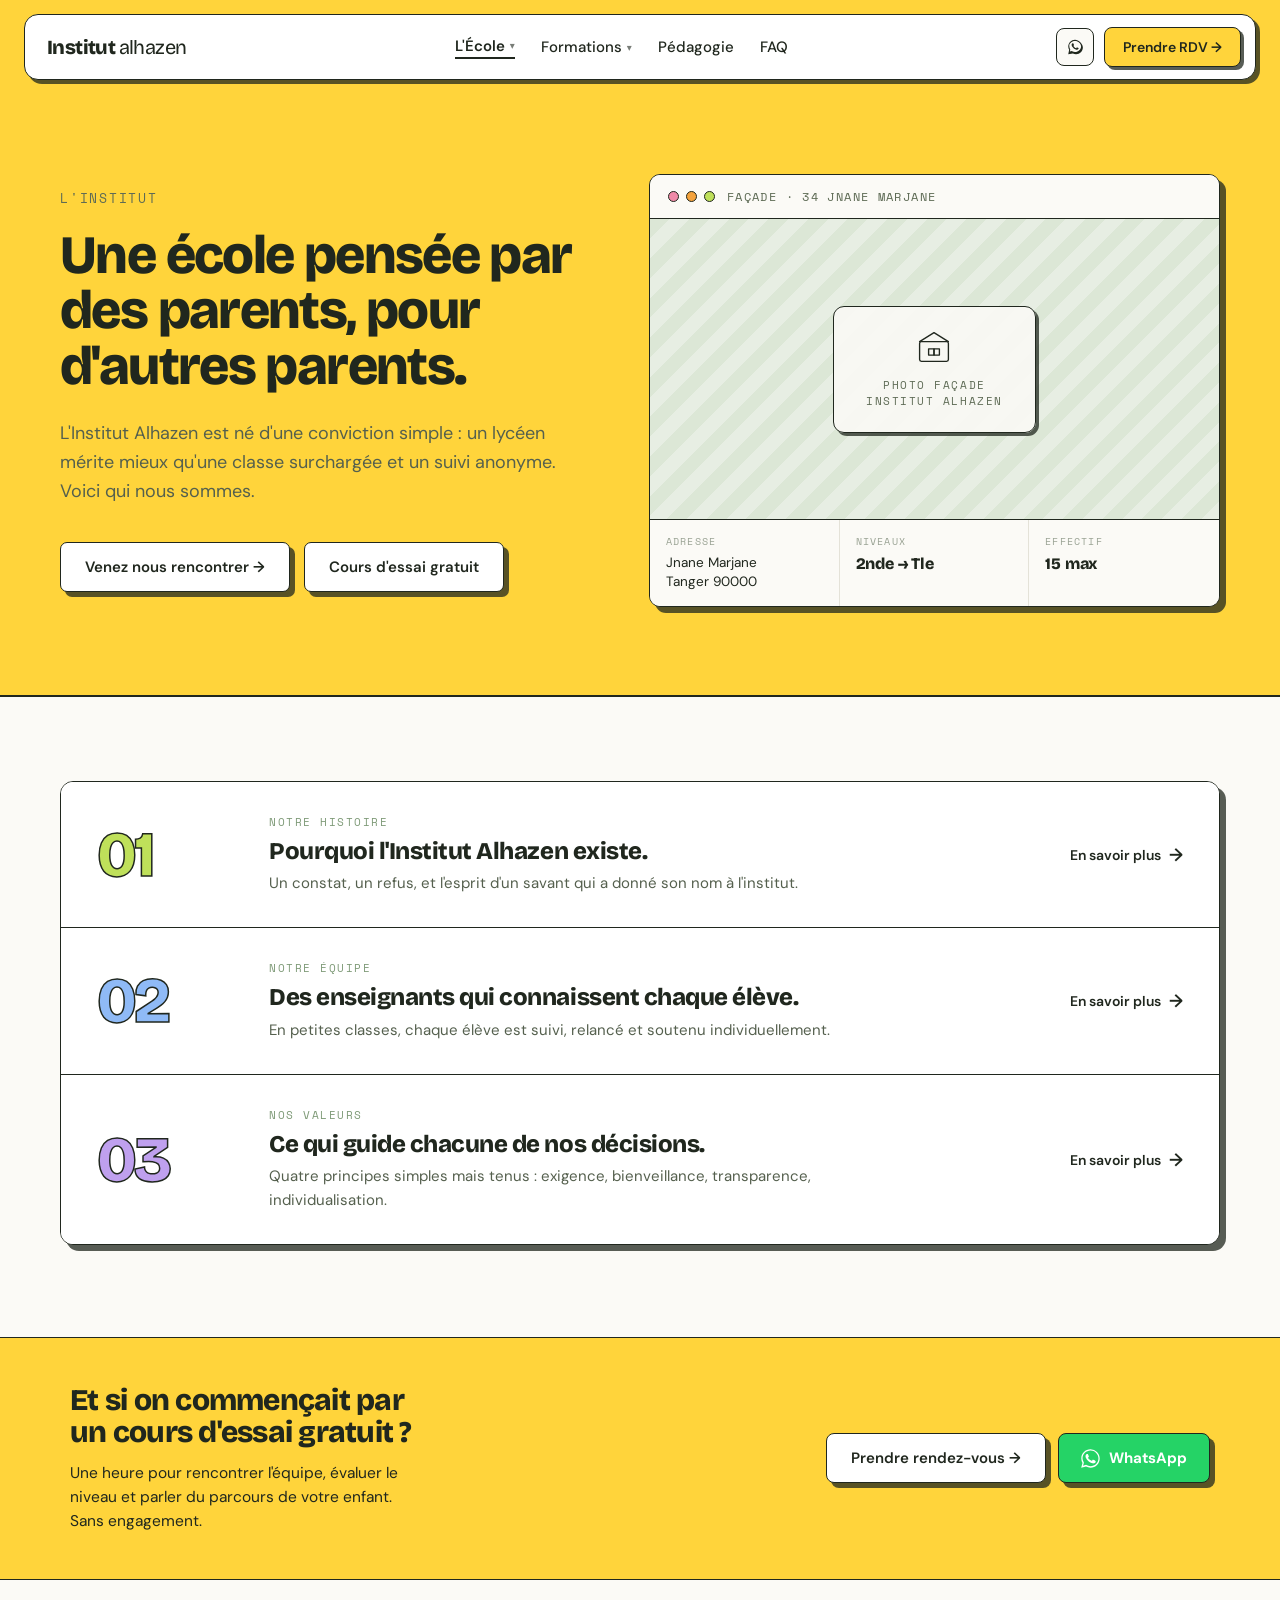
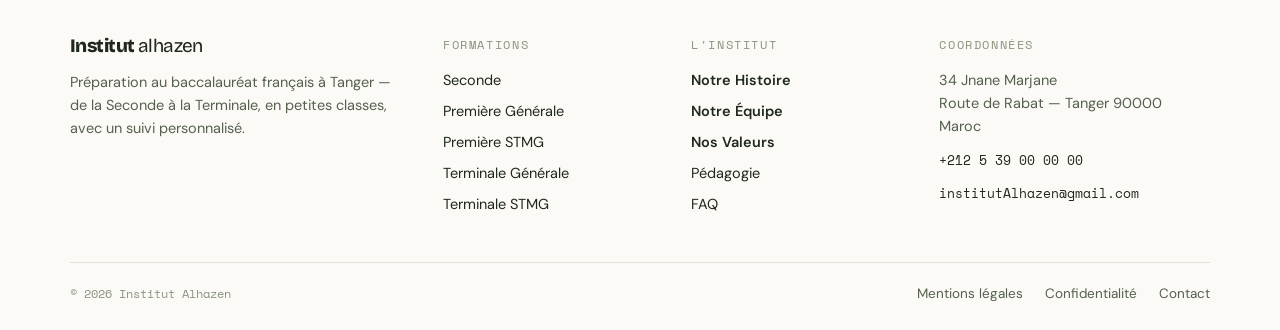
<file: ecole.html>
<!DOCTYPE html>
<html lang="fr">
<head>
<meta charset="utf-8">
<meta name="viewport" content="width=device-width, initial-scale=1">
<title>L'École — Institut Alhazen</title>
<link rel="preconnect" href="https://fonts.googleapis.com">
<link rel="preconnect" href="https://fonts.gstatic.com" crossorigin>
<link href="https://fonts.googleapis.com/css2?family=Bricolage+Grotesque:opsz,wght@12..96,400;12..96,600;12..96,800&family=DM+Sans:opsz,wght@9..40,300;9..40,400;9..40,500;9..40,700&family=Space+Mono:wght@400;700&display=swap" rel="stylesheet">
<link rel="stylesheet" href="css/style.css">
<link rel="stylesheet" href="css/responsive.css">
</head>
<body>
<div style="min-height:100vh;">

  <!-- ============ HEADER ============ -->
  <div style="position:sticky;top:0;z-index:50;background:transparent;padding:14px 24px;"><header style="display:flex;align-items:center;justify-content:space-between;gap:24px;padding:12px 14px 12px 22px;background:#FFFFFF;border:1.5px solid #20271E;border-radius:14px;box-shadow:4px 4px 0 rgba(32,39,30,.75);max-width:1300px;margin:0 auto;">
    <a href="index.html" class="brand" style="display:flex;align-items:center;gap:11px;text-decoration:none;color:#20271E;">
      <span style="display:inline-flex;align-items:baseline;font-family:'Bricolage Grotesque',sans-serif;line-height:1;letter-spacing:-0.03em;font-size:20px;"><span style="font-weight:800;">Institut&nbsp;</span><span style="font-weight:400;">alhazen</span></span>
    </a>
    <nav style="display:flex;align-items:center;gap:26px;">
      <div class="navdd" style="position:relative;">
        <a href="ecole.html" class="navdd-trigger" style="display:flex;align-items:center;gap:5px;font-size:15px;font-weight:600;cursor:pointer;color:#20271E;text-decoration:none;border-bottom:2px solid #20271E;padding-bottom:1px;">L'École <span class="navdd-caret" style="font-size:10px;opacity:.6;">▾</span></a>
        <div class="navdd-menu" style="position:absolute;top:100%;left:50%;transform:translateX(-50%) translateY(8px);padding-top:14px;">
          <div style="background:#FFFFFF;border:1.5px solid #20271E;border-radius:11px;box-shadow:5px 5px 0 rgba(32,39,30,.18);padding:8px;min-width:236px;display:flex;flex-direction:column;gap:2px;">
            <a href="notre-histoire.html" class="navdd-item" style="display:block;font-family:'DM Sans',sans-serif;font-size:14.5px;font-weight:500;color:#20271E;text-decoration:none;padding:9px 12px;border-radius:7px;white-space:nowrap;">Notre histoire</a>
            <a href="notre-equipe.html" class="navdd-item" style="display:block;font-family:'DM Sans',sans-serif;font-size:14.5px;font-weight:500;color:#20271E;text-decoration:none;padding:9px 12px;border-radius:7px;white-space:nowrap;">Notre équipe</a>
            <a href="nos-valeurs.html" class="navdd-item" style="display:block;font-family:'DM Sans',sans-serif;font-size:14.5px;font-weight:500;color:#20271E;text-decoration:none;padding:9px 12px;border-radius:7px;white-space:nowrap;">Nos valeurs</a>
          </div>
        </div>
      </div>
      <div class="navdd" style="position:relative;">
        <a href="formations.html" class="navdd-trigger" style="display:flex;align-items:center;gap:5px;font-size:15px;font-weight:500;cursor:pointer;color:#20271E;text-decoration:none;">Formations <span class="navdd-caret" style="font-size:10px;opacity:.6;">▾</span></a>
        <div class="navdd-menu" style="position:absolute;top:100%;left:50%;transform:translateX(-50%) translateY(8px);padding-top:14px;">
          <div style="background:#FFFFFF;border:1.5px solid #20271E;border-radius:11px;box-shadow:5px 5px 0 rgba(32,39,30,.18);padding:8px;min-width:236px;display:flex;flex-direction:column;gap:2px;">
            <a href="formation.html" class="navdd-item" style="display:block;font-family:'DM Sans',sans-serif;font-size:14.5px;font-weight:500;color:#20271E;text-decoration:none;padding:9px 12px;border-radius:7px;white-space:nowrap;">Seconde</a>
            <a href="formation.html" class="navdd-item" style="display:block;font-family:'DM Sans',sans-serif;font-size:14.5px;font-weight:500;color:#20271E;text-decoration:none;padding:9px 12px;border-radius:7px;white-space:nowrap;">Première</a>
            <a href="formation.html" class="navdd-item" style="display:block;font-family:'DM Sans',sans-serif;font-size:14.5px;font-weight:500;color:#20271E;text-decoration:none;padding:9px 12px;border-radius:7px;white-space:nowrap;">Terminale</a>
            <a href="formations.html" class="navdd-item" style="display:block;font-family:'DM Sans',sans-serif;font-size:14.5px;font-weight:500;color:#20271E;text-decoration:none;padding:9px 12px;border-radius:7px;white-space:nowrap;">Toutes les formations</a>
          </div>
        </div>
      </div>
      <a href="pedagogie.html" style="display:flex;align-items:center;gap:5px;font-size:15px;font-weight:500;cursor:pointer;color:#20271E;text-decoration:none;">Pédagogie</a>
      <a href="faq.html" style="font-size:15px;font-weight:500;cursor:pointer;color:#20271E;text-decoration:none;">FAQ</a>
    </nav>
    <div style="display:flex;align-items:center;gap:10px;">
        <a href="https://wa.me/212539000000" target="_blank" rel="noopener" class="ghost-ico" title="WhatsApp" aria-label="WhatsApp" style="display:inline-flex;align-items:center;justify-content:center;width:38px;height:38px;background:#FBFAF6;border:1.5px solid #20271E;border-radius:8px;cursor:pointer;text-decoration:none;"><svg width="18" height="18" viewBox="0 0 32 32" fill="#20271E" aria-hidden="true"><path d="M16 3C9.4 3 4 8.4 4 15c0 2.1.6 4.2 1.6 6L4 29l8.2-1.6c1.7.9 3.6 1.4 5.6 1.4h.2c6.6 0 12-5.4 12-12S22.6 3 16 3zm0 21.8c-1.8 0-3.5-.5-5-1.4l-.4-.2-3.7.7.7-3.6-.2-.4c-1-1.6-1.5-3.4-1.5-5.3C5.2 9.9 10 5.2 16 5.2S26.8 9.9 26.8 15 22 24.8 16 24.8z"/><path d="M22.1 17.7c-.3-.2-1.9-.9-2.2-1-.3-.1-.5-.2-.7.2-.2.3-.8 1-.9 1.1-.2.2-.3.2-.6.1-.3-.2-1.4-.5-2.6-1.6-.9-.8-1.6-1.8-1.8-2.2-.2-.3 0-.5.1-.6.1-.1.3-.3.4-.5.1-.2.2-.3.3-.5.1-.2 0-.4 0-.5-.1-.2-.7-1.7-1-2.3-.2-.6-.5-.5-.7-.5h-.6c-.2 0-.5.1-.8.4-.3.3-1 1-1 2.5s1.1 2.9 1.2 3.1c.2.2 2.2 3.3 5.3 4.7.7.3 1.3.5 1.7.6.7.2 1.4.2 1.9.1.6-.1 1.9-.8 2.1-1.5.3-.7.3-1.4.2-1.5-.1-.1-.3-.2-.6-.3z"/></svg></a>
        <a class="btn-press" href="contact.html" style="font-family:'DM Sans',sans-serif;font-size:14px;font-weight:600;color:#20271E;background:#FFD43B;border:1.5px solid #20271E;border-radius:8px;padding:10px 18px;--s:3px;box-shadow:3px 3px 0 rgba(32,39,30,.75);cursor:pointer;text-decoration:none;">Prendre RDV &rarr;</a>
      </div>
  </header></div>

  <!-- ============ HERO ============ -->
  <section class="ecole-hero-section" style="padding:177px 28px 88px;margin-top:-97px;background:#FFD43B;border-bottom:1.5px solid #20271E;">
    <div class="rsp-grid-2" style="max-width:1160px;margin:0 auto;display:grid;grid-template-columns:1fr 1.08fr;gap:60px;align-items:center;">
      <div>
        <div style="font-family:'Space Mono',monospace;font-size:12.5px;text-transform:uppercase;letter-spacing:0.14em;color:#5E6B55;margin-bottom:20px;">L'Institut</div>
        <h1 class="rsp-h1" style="font-family:'Bricolage Grotesque',sans-serif;font-weight:800;font-size:54px;line-height:1.03;letter-spacing:-0.03em;margin:0;text-wrap:balance;">Une école pensée par des parents, pour d'autres parents.</h1>
        <p style="font-family:'DM Sans',sans-serif;font-weight:400;font-size:18px;line-height:1.62;color:#55604E;max-width:46ch;margin:24px 0 0;text-wrap:pretty;">L'Institut Alhazen est né d'une conviction simple : un lycéen mérite mieux qu'une classe surchargée et un suivi anonyme. Voici qui nous sommes.</p>
        <div class="rsp-hero-cta" style="display:flex;flex-wrap:wrap;gap:14px;margin-top:36px;">
          <a class="btn-press" href="contact.html" style="display:inline-flex;align-items:center;gap:8px;font-family:'DM Sans',sans-serif;font-size:15px;font-weight:600;color:#20271E;background:#FFFFFF;border:1.5px solid #20271E;border-radius:7px;padding:14px 24px;--s:5px;box-shadow:5px 5px 0 rgba(32,39,30,.75);text-decoration:none;">Venez nous rencontrer →</a>
          <a class="btn-press" href="contact.html" style="display:inline-flex;align-items:center;gap:8px;font-family:'DM Sans',sans-serif;font-size:15px;font-weight:600;color:#20271E;background:#FFFFFF;border:1.5px solid #20271E;border-radius:7px;padding:14px 24px;--s:5px;box-shadow:5px 5px 0 rgba(32,39,30,.75);text-decoration:none;">Cours d'essai gratuit</a>
        </div>
      </div>
      <div style="position:relative;">
        <div style="background:#FFFFFF;border:1.5px solid #20271E;border-radius:11px;box-shadow:6px 6px 0 rgba(32,39,30,.75);overflow:hidden;">
          <div style="display:flex;align-items:center;gap:12px;padding:13px 18px;border-bottom:1.5px solid #20271E;background:#FBFAF6;">
            <div style="display:flex;gap:7px;">
              <span style="width:11px;height:11px;border-radius:999px;border:1.5px solid #20271E;background:#F08AA8;"></span>
              <span style="width:11px;height:11px;border-radius:999px;border:1.5px solid #20271E;background:#F4A23C;"></span>
              <span style="width:11px;height:11px;border-radius:999px;border:1.5px solid #20271E;background:#BFE05A;"></span>
            </div>
            <span style="font-family:'Space Mono',monospace;font-size:11.5px;text-transform:uppercase;letter-spacing:0.12em;color:#5E6B55;">façade · 34 jnane marjane</span>
          </div>
          <div style="position:relative;min-height:300px;background-color:#E7EEE3;background-image:repeating-linear-gradient(135deg,#DCE7D6 0 14px,#E7EEE3 14px 28px);display:flex;align-items:center;justify-content:center;">
            <div style="text-align:center;">
              <div style="display:inline-flex;flex-direction:column;align-items:center;gap:12px;background:rgba(251,250,246,.88);border:1.5px solid #20271E;border-radius:11px;padding:22px 32px;--s:3px;box-shadow:3px 3px 0 rgba(32,39,30,.75);">
                <svg viewBox="0 0 40 40" style="width:36px;height:36px;fill:none;stroke:#20271E;stroke-width:1.5;stroke-linecap:round;stroke-linejoin:round;" aria-hidden="true">
                  <rect x="4" y="14" width="32" height="22" rx="2"></rect>
                  <path d="M4 14l16-10 16 10"></path>
                  <rect x="14" y="22" width="6" height="7"></rect>
                  <rect x="20" y="22" width="6" height="7"></rect>
                </svg>
                <span style="font-family:'Space Mono',monospace;font-size:11px;text-transform:uppercase;letter-spacing:0.14em;color:#5E6B55;line-height:1.5;">photo façade<br>Institut Alhazen</span>
              </div>
            </div>
          </div>
          <div class="rsp-grid-3" style="display:grid;grid-template-columns:repeat(3,1fr);border-top:1.5px solid #20271E;background:#FBFAF6;">
            <div style="padding:14px 16px;border-right:1px solid #E4E2D8;">
              <div style="font-family:'Space Mono',monospace;font-size:10px;text-transform:uppercase;letter-spacing:0.12em;color:#9AA394;margin-bottom:5px;">Adresse</div>
              <div style="font-family:'DM Sans',sans-serif;font-size:13.5px;color:#20271E;line-height:1.4;">Jnane Marjane<br>Tanger 90000</div>
            </div>
            <div style="padding:14px 16px;border-right:1px solid #E4E2D8;">
              <div style="font-family:'Space Mono',monospace;font-size:10px;text-transform:uppercase;letter-spacing:0.12em;color:#9AA394;margin-bottom:5px;">Niveaux</div>
              <div style="font-family:'Bricolage Grotesque',sans-serif;font-weight:800;font-size:16px;letter-spacing:-0.01em;">2nde → Tle</div>
            </div>
            <div style="padding:14px 16px;">
              <div style="font-family:'Space Mono',monospace;font-size:10px;text-transform:uppercase;letter-spacing:0.12em;color:#9AA394;margin-bottom:5px;">Effectif</div>
              <div style="font-family:'Bricolage Grotesque',sans-serif;font-weight:800;font-size:16px;letter-spacing:-0.01em;">15 max</div>
            </div>
          </div>
        </div>
      </div>
    </div>
  </section>

  <!-- ============ RUBRIQUES ============ -->
  <section class="ecole-hub-section" style="padding:84px 28px 92px;background:#FBFAF6;border-top:1.5px solid #20271E;">
    <div style="max-width:1160px;margin:0 auto;">
      <div style="display:flex;flex-direction:column;border:1.5px solid #20271E;border-radius:13px;background:#FFFFFF;box-shadow:6px 6px 0 rgba(32,39,30,.75);overflow:hidden;">
        <a href="notre-histoire.html" class="rsp-link-row" style="text-decoration:none;color:#20271E;display:grid;grid-template-columns:140px 1fr auto;align-items:center;gap:32px;padding:32px 36px;border-bottom:1.5px solid #20271E;background:#FFFFFF;">
          <span style="font-family:'Bricolage Grotesque',sans-serif;font-weight:800;font-size:64px;line-height:1;letter-spacing:-0.04em;color:#BFE05A;-webkit-text-stroke:1.5px #20271E;">01</span>
          <span style="display:flex;flex-direction:column;gap:8px;">
            <span style="font-family:'Space Mono',monospace;font-size:11px;text-transform:uppercase;letter-spacing:0.14em;color:#7E9A77;">Notre Histoire</span>
            <span style="font-family:'Bricolage Grotesque',sans-serif;font-weight:800;font-size:24px;line-height:1.1;letter-spacing:-0.02em;">Pourquoi l'Institut Alhazen existe.</span>
            <span style="font-family:'DM Sans',sans-serif;font-size:15px;line-height:1.55;color:#55604E;max-width:62ch;">Un constat, un refus, et l'esprit d'un savant qui a donné son nom à l'institut.</span>
          </span>
          <span class="ecole-hub-cta" style="display:flex;align-items:center;gap:8px;font-family:'DM Sans',sans-serif;font-size:14px;font-weight:600;color:#20271E;white-space:nowrap;">En savoir plus <span style="font-size:18px;">→</span></span>
        </a>
        <a href="notre-equipe.html" class="rsp-link-row" style="text-decoration:none;color:#20271E;display:grid;grid-template-columns:140px 1fr auto;align-items:center;gap:32px;padding:32px 36px;border-bottom:1.5px solid #20271E;background:#FFFFFF;">
          <span style="font-family:'Bricolage Grotesque',sans-serif;font-weight:800;font-size:64px;line-height:1;letter-spacing:-0.04em;color:#8FBAF6;-webkit-text-stroke:1.5px #20271E;">02</span>
          <span style="display:flex;flex-direction:column;gap:8px;">
            <span style="font-family:'Space Mono',monospace;font-size:11px;text-transform:uppercase;letter-spacing:0.14em;color:#7E9A77;">Notre Équipe</span>
            <span style="font-family:'Bricolage Grotesque',sans-serif;font-weight:800;font-size:24px;line-height:1.1;letter-spacing:-0.02em;">Des enseignants qui connaissent chaque élève.</span>
            <span style="font-family:'DM Sans',sans-serif;font-size:15px;line-height:1.55;color:#55604E;max-width:62ch;">En petites classes, chaque élève est suivi, relancé et soutenu individuellement.</span>
          </span>
          <span class="ecole-hub-cta" style="display:flex;align-items:center;gap:8px;font-family:'DM Sans',sans-serif;font-size:14px;font-weight:600;color:#20271E;white-space:nowrap;">En savoir plus <span style="font-size:18px;">→</span></span>
        </a>
        <a href="nos-valeurs.html" class="rsp-link-row" style="text-decoration:none;color:#20271E;display:grid;grid-template-columns:140px 1fr auto;align-items:center;gap:32px;padding:32px 36px;background:#FFFFFF;">
          <span style="font-family:'Bricolage Grotesque',sans-serif;font-weight:800;font-size:64px;line-height:1;letter-spacing:-0.04em;color:#BFA0EE;-webkit-text-stroke:1.5px #20271E;">03</span>
          <span style="display:flex;flex-direction:column;gap:8px;">
            <span style="font-family:'Space Mono',monospace;font-size:11px;text-transform:uppercase;letter-spacing:0.14em;color:#7E9A77;">Nos Valeurs</span>
            <span style="font-family:'Bricolage Grotesque',sans-serif;font-weight:800;font-size:24px;line-height:1.1;letter-spacing:-0.02em;">Ce qui guide chacune de nos décisions.</span>
            <span style="font-family:'DM Sans',sans-serif;font-size:15px;line-height:1.55;color:#55604E;max-width:62ch;">Quatre principes simples mais tenus : exigence, bienveillance, transparence, individualisation.</span>
          </span>
          <span class="ecole-hub-cta" style="display:flex;align-items:center;gap:8px;font-family:'DM Sans',sans-serif;font-size:14px;font-weight:600;color:#20271E;white-space:nowrap;">En savoir plus <span style="font-size:18px;">→</span></span>
        </a>
      </div>
    </div>
  </section>

  <!-- ============ FOOTER ============ -->
  <footer style="border-top:1.5px solid #20271E;background:#FBFAF6;">
    <div style="background:#FFD43B;border-bottom:1.5px solid #20271E;padding:46px 28px;">
      <div style="max-width:1140px;margin:0 auto;display:flex;align-items:center;justify-content:space-between;gap:32px;flex-wrap:wrap;">
        <div style="max-width:32ch;">
          <h2 style="font-family:'Bricolage Grotesque',sans-serif;font-weight:800;font-size:30px;line-height:1.08;letter-spacing:-0.025em;color:#20271E;margin:0;text-wrap:balance;">Et si on commen&ccedil;ait par un cours d'essai gratuit&nbsp;?</h2>
          <p style="font-family:'DM Sans',sans-serif;font-size:15.5px;line-height:1.55;color:#20271E;margin:12px 0 0;text-wrap:pretty;">Une heure pour rencontrer l'&eacute;quipe, &eacute;valuer le niveau et parler du parcours de votre enfant. Sans engagement.</p>
        </div>
        <div style="display:flex;gap:12px;flex-wrap:wrap;">
          <a href="contact.html" class="btn-press" style="display:inline-flex;align-items:center;gap:8px;font-family:'DM Sans',sans-serif;font-size:15px;font-weight:600;color:#20271E;background:#FFFFFF;border:1.5px solid #20271E;border-radius:8px;padding:14px 24px;--s:5px;box-shadow:5px 5px 0 rgba(32,39,30,.75);text-decoration:none;white-space:nowrap;">Prendre rendez-vous &rarr;</a>
          <a href="https://wa.me/212539000000" target="_blank" rel="noopener" class="btn-press" style="display:inline-flex;align-items:center;gap:9px;font-family:'DM Sans',sans-serif;font-size:15px;font-weight:700;color:#FFFFFF;background:#25D366;border:1.5px solid #20271E;border-radius:8px;padding:14px 22px;--s:5px;box-shadow:5px 5px 0 rgba(32,39,30,.75);text-decoration:none;white-space:nowrap;"><svg viewBox="0 0 32 32" style="width:19px;height:19px;fill:#FFFFFF;"><path d="M16 .4C7.4.4.5 7.3.5 15.9c0 2.8.7 5.4 2 7.8L.3 31.6l8.1-2.1c2.3 1.2 4.9 2 7.6 2h.01c8.6 0 15.5-7 15.5-15.6 0-4.2-1.6-8.1-4.6-11A15.4 15.4 0 0 0 16 .4zm0 28.5h-.01c-2.4 0-4.8-.7-6.9-1.9l-.5-.3-5.1 1.3 1.4-5-.3-.5a12.9 12.9 0 0 1-2-6.9C2.5 8.8 8.6 2.7 16 2.7c3.6 0 6.9 1.4 9.5 3.9 2.5 2.5 3.9 5.9 3.9 9.4 0 7.2-6 13-13.4 13zm7.4-9.7c-.4-.2-2.4-1.2-2.7-1.3-.4-.1-.7-.2-.9.2-.3.4-1 1.3-1.3 1.6-.2.3-.5.3-.9.1-.4-.2-1.7-.6-3.3-2-1.2-1.1-2-2.4-2.3-2.8-.2-.4 0-.6.2-.8.2-.2.4-.5.6-.7.2-.2.3-.4.4-.7.1-.3.1-.5 0-.7-.1-.2-.9-2.2-1.3-3-.3-.8-.7-.7-.9-.7h-.8c-.3 0-.7.1-1.1.5-.4.4-1.5 1.4-1.5 3.5s1.5 4.1 1.7 4.3c.2.3 3 4.6 7.3 6.4 1 .4 1.8.7 2.4.9 1 .3 1.9.3 2.7.2.8-.1 2.4-1 2.8-2 .3-1 .3-1.8.2-2-.1-.2-.4-.3-.8-.5z"></path></svg>WhatsApp</a>
        </div>
      </div>
    </div>
    <div style="padding:56px 28px 28px;">
    <div class="rsp-grid-footer" style="max-width:1140px;margin:0 auto;display:grid;grid-template-columns:1.6fr 1fr 1fr 1.3fr;gap:40px;">
      <div>
        <div style="display:flex;align-items:center;gap:10px;margin-bottom:16px;">
          <span style="display:inline-flex;align-items:baseline;font-family:'Bricolage Grotesque',sans-serif;line-height:1;letter-spacing:-0.03em;font-size:19px;"><span style="font-weight:800;">Institut&nbsp;</span><span style="font-weight:400;">alhazen</span></span>
        </div>
        <p style="font-family:'DM Sans',sans-serif;font-weight:400;font-size:14.5px;line-height:1.6;color:#55604E;margin:0;max-width:34ch;">Préparation au baccalauréat français à Tanger — de la Seconde à la Terminale, en petites classes, avec un suivi personnalisé.</p>
      </div>
      <div>
        <div style="font-family:'Space Mono',monospace;font-size:11.5px;text-transform:uppercase;letter-spacing:0.14em;color:#8A937F;margin-bottom:16px;">Formations</div>
        <ul style="list-style:none;margin:0;padding:0;display:flex;flex-direction:column;gap:10px;">
          <li><a href="formation.html" style="font-family:'DM Sans',sans-serif;font-size:14.5px;color:#20271E;text-decoration:none;">Seconde</a></li>
          <li><a href="formation.html" style="font-family:'DM Sans',sans-serif;font-size:14.5px;color:#20271E;text-decoration:none;">Première Générale</a></li>
          <li><a href="formation.html" style="font-family:'DM Sans',sans-serif;font-size:14.5px;color:#20271E;text-decoration:none;">Première STMG</a></li>
          <li><a href="formation.html" style="font-family:'DM Sans',sans-serif;font-size:14.5px;color:#20271E;text-decoration:none;">Terminale Générale</a></li>
          <li><a href="formation.html" style="font-family:'DM Sans',sans-serif;font-size:14.5px;color:#20271E;text-decoration:none;">Terminale STMG</a></li>
        </ul>
      </div>
      <div>
        <div style="font-family:'Space Mono',monospace;font-size:11.5px;text-transform:uppercase;letter-spacing:0.14em;color:#8A937F;margin-bottom:16px;">L'Institut</div>
        <ul style="list-style:none;margin:0;padding:0;display:flex;flex-direction:column;gap:10px;">
          <li><a href="notre-histoire.html" style="font-family:'DM Sans',sans-serif;font-size:14.5px;color:#20271E;text-decoration:none;font-weight:600;">Notre Histoire</a></li>
          <li><a href="notre-equipe.html" style="font-family:'DM Sans',sans-serif;font-size:14.5px;color:#20271E;text-decoration:none;font-weight:600;">Notre Équipe</a></li>
          <li><a href="nos-valeurs.html" style="font-family:'DM Sans',sans-serif;font-size:14.5px;color:#20271E;text-decoration:none;font-weight:600;">Nos Valeurs</a></li>
          <li><a href="pedagogie.html" style="font-family:'DM Sans',sans-serif;font-size:14.5px;color:#20271E;text-decoration:none;">Pédagogie</a></li>
          <li><a href="faq.html" style="font-family:'DM Sans',sans-serif;font-size:14.5px;color:#20271E;text-decoration:none;">FAQ</a></li>
        </ul>
      </div>
      <div>
        <div style="font-family:'Space Mono',monospace;font-size:11.5px;text-transform:uppercase;letter-spacing:0.14em;color:#8A937F;margin-bottom:16px;">Coordonnées</div>
        <div style="font-family:'DM Sans',sans-serif;font-size:14.5px;line-height:1.6;color:#55604E;display:flex;flex-direction:column;gap:12px;">
          <span>34 Jnane Marjane<br>Route de Rabat — Tanger 90000<br>Maroc</span>
          <span style="font-family:'Space Mono',monospace;font-size:13px;color:#20271E;">+212 5 39 00 00 00</span>
          <span style="font-family:'Space Mono',monospace;font-size:13px;color:#20271E;">institutAlhazen&#8203;@gmail.com</span>
        </div>
      </div>
    </div>
    <div class="rsp-footer-bottom" style="max-width:1140px;margin:48px auto 0;padding-top:22px;border-top:1px solid #E4E2D8;display:flex;justify-content:space-between;flex-wrap:wrap;gap:14px;">
      <span style="font-family:'Space Mono',monospace;font-size:12px;color:#8A937F;">© 2026 Institut Alhazen</span>
      <div style="display:flex;gap:22px;">
        <a href="#" style="font-family:'DM Sans',sans-serif;font-size:13.5px;color:#55604E;text-decoration:none;">Mentions légales</a>
        <a href="#" style="font-family:'DM Sans',sans-serif;font-size:13.5px;color:#55604E;text-decoration:none;">Confidentialité</a>
        <a href="contact.html" style="font-family:'DM Sans',sans-serif;font-size:13.5px;color:#55604E;text-decoration:none;">Contact</a>
      </div>
    </div>
  </div></footer>

</div>
<script src="js/nav-mobile.js"></script>
</body>
</html>
</file>
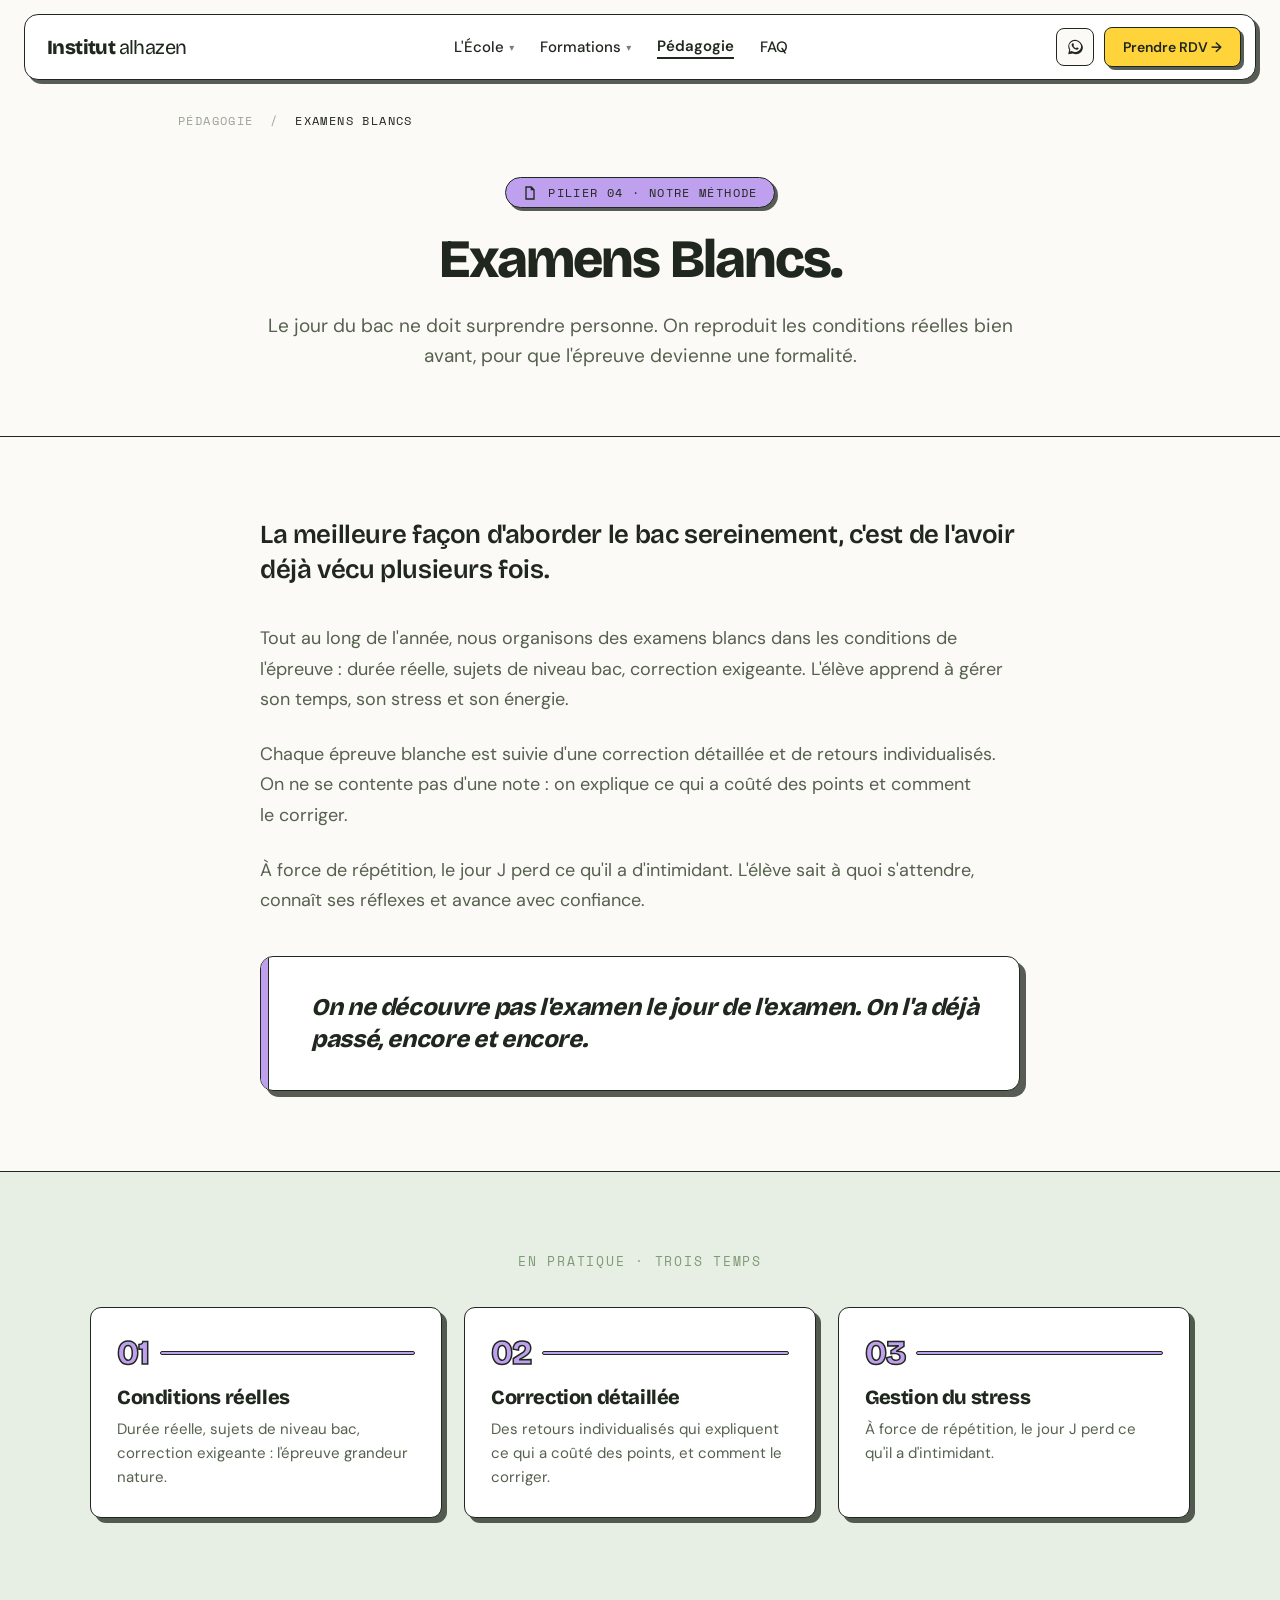
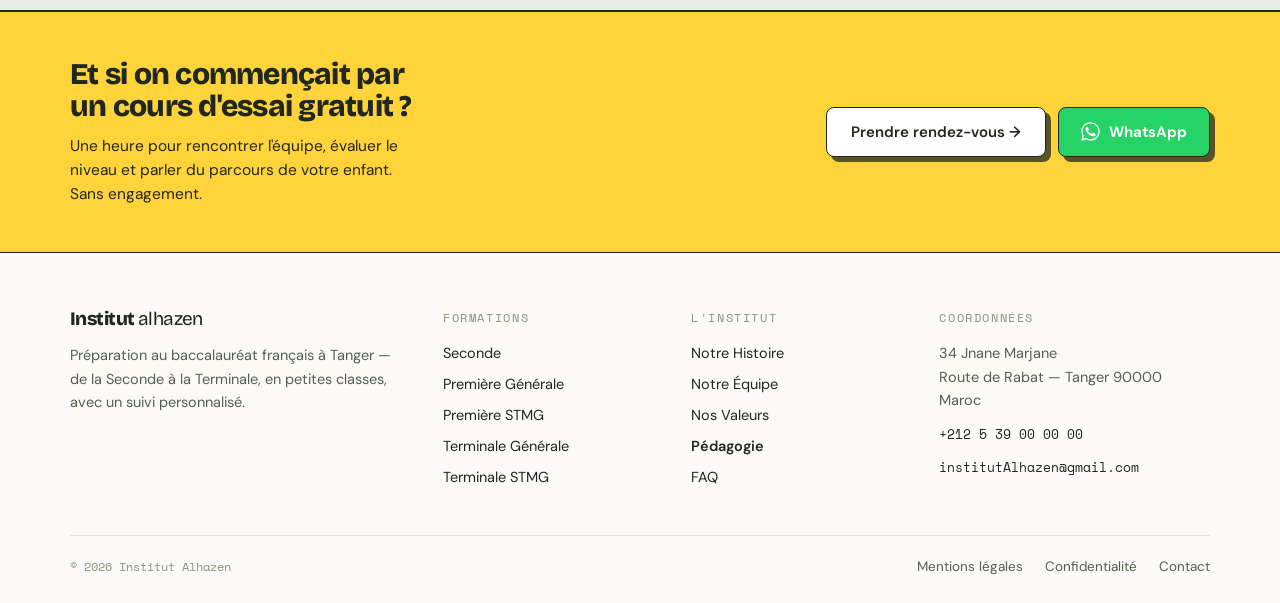
<file: examens-blancs.html>
<!DOCTYPE html>
<html lang="fr">
<head>
<meta charset="utf-8">
<meta name="viewport" content="width=device-width, initial-scale=1">
<title>Examens Blancs — Institut Alhazen</title>
<link rel="preconnect" href="https://fonts.googleapis.com">
<link rel="preconnect" href="https://fonts.gstatic.com" crossorigin>
<link href="https://fonts.googleapis.com/css2?family=Bricolage+Grotesque:opsz,wght@12..96,400;12..96,600;12..96,800&family=DM+Sans:opsz,wght@9..40,300;9..40,400;9..40,500;9..40,700&family=Space+Mono:wght@400;700&display=swap" rel="stylesheet">
<link rel="stylesheet" href="css/style.css">
<link rel="stylesheet" href="css/responsive.css">
</head>
<body>
<div style="min-height:100vh;">

  <!-- ============ HEADER ============ -->
  <div style="position:sticky;top:0;z-index:50;background:transparent;padding:14px 24px;"><header style="display:flex;align-items:center;justify-content:space-between;gap:24px;padding:12px 14px 12px 22px;background:#FFFFFF;border:1.5px solid #20271E;border-radius:14px;box-shadow:4px 4px 0 rgba(32,39,30,.75);max-width:1300px;margin:0 auto;">
    <a href="index.html" class="brand" style="display:flex;align-items:center;gap:11px;text-decoration:none;color:#20271E;">
      <span style="display:inline-flex;align-items:baseline;font-family:'Bricolage Grotesque',sans-serif;line-height:1;letter-spacing:-0.03em;font-size:20px;"><span style="font-weight:800;">Institut&nbsp;</span><span style="font-weight:400;">alhazen</span></span>
    </a>
    <nav style="display:flex;align-items:center;gap:26px;">
      <div class="navdd" style="position:relative;">
        <a href="ecole.html" class="navdd-trigger" style="display:flex;align-items:center;gap:5px;font-size:15px;font-weight:500;cursor:pointer;color:#20271E;text-decoration:none;">L'École <span class="navdd-caret" style="font-size:10px;opacity:.6;">▾</span></a>
        <div class="navdd-menu" style="position:absolute;top:100%;left:50%;transform:translateX(-50%) translateY(8px);padding-top:14px;">
          <div style="background:#FFFFFF;border:1.5px solid #20271E;border-radius:11px;box-shadow:5px 5px 0 rgba(32,39,30,.18);padding:8px;min-width:236px;display:flex;flex-direction:column;gap:2px;">
            <a href="notre-histoire.html" class="navdd-item" style="display:block;font-family:'DM Sans',sans-serif;font-size:14.5px;font-weight:500;color:#20271E;text-decoration:none;padding:9px 12px;border-radius:7px;white-space:nowrap;">Notre histoire</a>
            <a href="notre-equipe.html" class="navdd-item" style="display:block;font-family:'DM Sans',sans-serif;font-size:14.5px;font-weight:500;color:#20271E;text-decoration:none;padding:9px 12px;border-radius:7px;white-space:nowrap;">Notre équipe</a>
            <a href="nos-valeurs.html" class="navdd-item" style="display:block;font-family:'DM Sans',sans-serif;font-size:14.5px;font-weight:500;color:#20271E;text-decoration:none;padding:9px 12px;border-radius:7px;white-space:nowrap;">Nos valeurs</a>
          </div>
        </div>
      </div>
      <div class="navdd" style="position:relative;">
        <a href="formations.html" class="navdd-trigger" style="display:flex;align-items:center;gap:5px;font-size:15px;font-weight:500;cursor:pointer;color:#20271E;text-decoration:none;">Formations <span class="navdd-caret" style="font-size:10px;opacity:.6;">▾</span></a>
        <div class="navdd-menu" style="position:absolute;top:100%;left:50%;transform:translateX(-50%) translateY(8px);padding-top:14px;">
          <div style="background:#FFFFFF;border:1.5px solid #20271E;border-radius:11px;box-shadow:5px 5px 0 rgba(32,39,30,.18);padding:8px;min-width:236px;display:flex;flex-direction:column;gap:2px;">
            <a href="formation.html" class="navdd-item" style="display:block;font-family:'DM Sans',sans-serif;font-size:14.5px;font-weight:500;color:#20271E;text-decoration:none;padding:9px 12px;border-radius:7px;white-space:nowrap;">Seconde</a>
            <a href="formation.html" class="navdd-item" style="display:block;font-family:'DM Sans',sans-serif;font-size:14.5px;font-weight:500;color:#20271E;text-decoration:none;padding:9px 12px;border-radius:7px;white-space:nowrap;">Première</a>
            <a href="formation.html" class="navdd-item" style="display:block;font-family:'DM Sans',sans-serif;font-size:14.5px;font-weight:500;color:#20271E;text-decoration:none;padding:9px 12px;border-radius:7px;white-space:nowrap;">Terminale</a>
            <a href="formations.html" class="navdd-item" style="display:block;font-family:'DM Sans',sans-serif;font-size:14.5px;font-weight:500;color:#20271E;text-decoration:none;padding:9px 12px;border-radius:7px;white-space:nowrap;">Toutes les formations</a>
          </div>
        </div>
      </div>
      <a href="pedagogie.html" style="display:flex;align-items:center;gap:5px;font-size:15px;font-weight:600;cursor:pointer;color:#20271E;text-decoration:none;border-bottom:2px solid #20271E;padding-bottom:1px;">Pédagogie</a>
      <a href="faq.html" style="font-size:15px;font-weight:500;cursor:pointer;color:#20271E;text-decoration:none;">FAQ</a>
    </nav>
    <div style="display:flex;align-items:center;gap:10px;">
        <a href="https://wa.me/212539000000" target="_blank" rel="noopener" class="ghost-ico" title="WhatsApp" aria-label="WhatsApp" style="display:inline-flex;align-items:center;justify-content:center;width:38px;height:38px;background:#FBFAF6;border:1.5px solid #20271E;border-radius:8px;cursor:pointer;text-decoration:none;"><svg width="18" height="18" viewBox="0 0 32 32" fill="#20271E" aria-hidden="true"><path d="M16 3C9.4 3 4 8.4 4 15c0 2.1.6 4.2 1.6 6L4 29l8.2-1.6c1.7.9 3.6 1.4 5.6 1.4h.2c6.6 0 12-5.4 12-12S22.6 3 16 3zm0 21.8c-1.8 0-3.5-.5-5-1.4l-.4-.2-3.7.7.7-3.6-.2-.4c-1-1.6-1.5-3.4-1.5-5.3C5.2 9.9 10 5.2 16 5.2S26.8 9.9 26.8 15 22 24.8 16 24.8z"/><path d="M22.1 17.7c-.3-.2-1.9-.9-2.2-1-.3-.1-.5-.2-.7.2-.2.3-.8 1-.9 1.1-.2.2-.3.2-.6.1-.3-.2-1.4-.5-2.6-1.6-.9-.8-1.6-1.8-1.8-2.2-.2-.3 0-.5.1-.6.1-.1.3-.3.4-.5.1-.2.2-.3.3-.5.1-.2 0-.4 0-.5-.1-.2-.7-1.7-1-2.3-.2-.6-.5-.5-.7-.5h-.6c-.2 0-.5.1-.8.4-.3.3-1 1-1 2.5s1.1 2.9 1.2 3.1c.2.2 2.2 3.3 5.3 4.7.7.3 1.3.5 1.7.6.7.2 1.4.2 1.9.1.6-.1 1.9-.8 2.1-1.5.3-.7.3-1.4.2-1.5-.1-.1-.3-.2-.6-.3z"/></svg></a>
        <a class="btn-press" href="contact.html" style="font-family:'DM Sans',sans-serif;font-size:14px;font-weight:600;color:#20271E;background:#FFD43B;border:1.5px solid #20271E;border-radius:8px;padding:10px 18px;--s:3px;box-shadow:3px 3px 0 rgba(32,39,30,.75);cursor:pointer;text-decoration:none;">Prendre RDV &rarr;</a>
      </div>
  </header></div>

  <!-- fil d'ariane -->
  <div style="padding:115px 28px 0;margin-top:-97px;max-width:980px;margin-left:auto;margin-right:auto;width:100%;">
    <div style="font-family:'Space Mono',monospace;font-size:11.5px;text-transform:uppercase;letter-spacing:0.12em;color:#9AA394;">
      <a href="pedagogie.html" style="color:#9AA394;text-decoration:none;">Pédagogie</a> &nbsp;/&nbsp; <span style="color:#20271E;">Examens Blancs</span>
    </div>
  </div>

  <!-- ============ HERO ============ -->
  <section style="padding:48px 28px 64px;background:#FBFAF6;border-bottom:1.5px solid #20271E;">
    <div style="max-width:900px;margin:0 auto;text-align:center;">
      <div style="display:inline-flex;align-items:center;gap:10px;font-family:'Space Mono',monospace;font-size:11.5px;text-transform:uppercase;letter-spacing:0.12em;color:#20271E;background:#BFA0EE;border:1.5px solid #20271E;border-radius:999px;padding:6px 16px;--s:3px;box-shadow:3px 3px 0 rgba(32,39,30,.75);margin-bottom:24px;">
        <span style="display:inline-flex;color:#20271E;"><svg viewBox="0 0 24 24" style="width:16px;height:16px;fill:none;stroke:currentColor;stroke-width:2;"><path d="M6 3h8l4 4v14H6z"/><path d="M14 3v4h4"/></svg></span>
        Pilier 04 · Notre méthode
      </div>
      <h1 class="rsp-h1" style="font-family:'Bricolage Grotesque',sans-serif;font-weight:800;font-size:54px;line-height:1.02;letter-spacing:-0.035em;margin:0 auto;max-width:16ch;text-wrap:balance;">Examens Blancs.</h1>
      <p style="font-family:'DM Sans',sans-serif;font-weight:400;font-size:19px;line-height:1.6;color:#55604E;max-width:60ch;margin:24px auto 0;text-wrap:pretty;">Le jour du bac ne doit surprendre personne. On reproduit les conditions réelles bien avant, pour que l'épreuve devienne une formalité.</p>
    </div>
  </section>

  <!-- ============ RÉCIT ============ -->
  <section style="padding:80px 28px;background:#FBFAF6;border-bottom:1.5px solid #20271E;">
    <div style="max-width:760px;margin:0 auto;">
      <p class="rsp-blockquote" style="font-family:'Bricolage Grotesque',sans-serif;font-weight:600;font-size:26px;line-height:1.35;letter-spacing:-0.015em;color:#20271E;margin:0 0 36px;text-wrap:pretty;">La meilleure façon d'aborder le bac sereinement, c'est de l'avoir déjà vécu plusieurs fois.</p>

      <p style="font-family:'DM Sans',sans-serif;font-size:18px;line-height:1.7;color:#55604E;margin:0 0 24px;text-wrap:pretty;">Tout au long de l'année, nous organisons des examens blancs dans les conditions de l'épreuve : durée réelle, sujets de niveau bac, correction exigeante. L'élève apprend à gérer son temps, son stress et son énergie.</p>
      <p style="font-family:'DM Sans',sans-serif;font-size:18px;line-height:1.7;color:#55604E;margin:0 0 24px;text-wrap:pretty;">Chaque épreuve blanche est suivie d'une correction détaillée et de retours individualisés. On ne se contente pas d'une note : on explique ce qui a coûté des points et comment le corriger.</p>
      <p style="font-family:'DM Sans',sans-serif;font-size:18px;line-height:1.7;color:#55604E;margin:0 0 40px;text-wrap:pretty;">À force de répétition, le jour J perd ce qu'il a d'intimidant. L'élève sait à quoi s'attendre, connaît ses réflexes et avance avec confiance.</p>

      <div class="rsp-card-lg" style="position:relative;background:#FFFFFF;border:1.5px solid #20271E;border-radius:13px;box-shadow:6px 6px 0 rgba(32,39,30,.75);padding:34px 36px;overflow:hidden;">
        <span style="position:absolute;top:0;left:0;width:8px;height:100%;background:#BFA0EE;border-right:1.5px solid #20271E;"></span>
        <span style="font-family:'Bricolage Grotesque',sans-serif;font-weight:800;font-style:italic;font-size:24px;line-height:1.35;letter-spacing:-0.015em;color:#20271E;display:block;padding-left:14px;text-wrap:pretty;">On ne découvre pas l'examen le jour de l'examen. On l'a déjà passé, encore et encore.</span>
      </div>
    </div>
  </section>

  <!-- ============ 3 FEATURES ============ -->
  <section style="padding:80px 28px 92px;background:#E7EEE3;border-bottom:1.5px solid #20271E;">
    <div style="max-width:1100px;margin:0 auto;">
      <div style="font-family:'Space Mono',monospace;font-size:12.5px;text-transform:uppercase;letter-spacing:0.14em;color:#7E9A77;margin-bottom:36px;text-align:center;">En pratique · trois temps</div>
      <div class="rsp-grid-3" style="display:grid;grid-template-columns:repeat(3,1fr);gap:22px;">
        <div class="rsp-card" style="background:#FFFFFF;border:1.5px solid #20271E;border-radius:11px;--s:5px;box-shadow:5px 5px 0 rgba(32,39,30,.75);padding:28px 26px;">
          <div style="display:flex;align-items:center;gap:12px;margin-bottom:16px;">
            <span style="font-family:'Bricolage Grotesque',sans-serif;font-weight:800;font-size:34px;line-height:1;letter-spacing:-0.04em;color:#BFA0EE;-webkit-text-stroke:1.5px #20271E;">01</span>
            <span style="height:4px;flex:1;background:#BFA0EE;border:1.5px solid #20271E;border-radius:999px;"></span>
          </div>
          <h3 style="font-family:'Bricolage Grotesque',sans-serif;font-weight:800;font-size:20px;line-height:1.15;letter-spacing:-0.02em;margin:0 0 8px;">Conditions réelles</h3>
          <p style="font-family:'DM Sans',sans-serif;font-size:15px;line-height:1.6;color:#55604E;margin:0;">Durée réelle, sujets de niveau bac, correction exigeante : l'épreuve grandeur nature.</p>
        </div>
        <div class="rsp-card" style="background:#FFFFFF;border:1.5px solid #20271E;border-radius:11px;--s:5px;box-shadow:5px 5px 0 rgba(32,39,30,.75);padding:28px 26px;">
          <div style="display:flex;align-items:center;gap:12px;margin-bottom:16px;">
            <span style="font-family:'Bricolage Grotesque',sans-serif;font-weight:800;font-size:34px;line-height:1;letter-spacing:-0.04em;color:#BFA0EE;-webkit-text-stroke:1.5px #20271E;">02</span>
            <span style="height:4px;flex:1;background:#BFA0EE;border:1.5px solid #20271E;border-radius:999px;"></span>
          </div>
          <h3 style="font-family:'Bricolage Grotesque',sans-serif;font-weight:800;font-size:20px;line-height:1.15;letter-spacing:-0.02em;margin:0 0 8px;">Correction détaillée</h3>
          <p style="font-family:'DM Sans',sans-serif;font-size:15px;line-height:1.6;color:#55604E;margin:0;">Des retours individualisés qui expliquent ce qui a coûté des points, et comment le corriger.</p>
        </div>
        <div class="rsp-card" style="background:#FFFFFF;border:1.5px solid #20271E;border-radius:11px;--s:5px;box-shadow:5px 5px 0 rgba(32,39,30,.75);padding:28px 26px;">
          <div style="display:flex;align-items:center;gap:12px;margin-bottom:16px;">
            <span style="font-family:'Bricolage Grotesque',sans-serif;font-weight:800;font-size:34px;line-height:1;letter-spacing:-0.04em;color:#BFA0EE;-webkit-text-stroke:1.5px #20271E;">03</span>
            <span style="height:4px;flex:1;background:#BFA0EE;border:1.5px solid #20271E;border-radius:999px;"></span>
          </div>
          <h3 style="font-family:'Bricolage Grotesque',sans-serif;font-weight:800;font-size:20px;line-height:1.15;letter-spacing:-0.02em;margin:0 0 8px;">Gestion du stress</h3>
          <p style="font-family:'DM Sans',sans-serif;font-size:15px;line-height:1.6;color:#55604E;margin:0;">À force de répétition, le jour J perd ce qu'il a d'intimidant.</p>
        </div>
      </div>
    </div>
  </section>

  <!-- ============ FOOTER ============ -->
  <footer style="border-top:1.5px solid #20271E;background:#FBFAF6;">
    <div style="background:#FFD43B;border-bottom:1.5px solid #20271E;padding:46px 28px;">
      <div style="max-width:1140px;margin:0 auto;display:flex;align-items:center;justify-content:space-between;gap:32px;flex-wrap:wrap;">
        <div style="max-width:32ch;">
          <h2 style="font-family:'Bricolage Grotesque',sans-serif;font-weight:800;font-size:30px;line-height:1.08;letter-spacing:-0.025em;color:#20271E;margin:0;text-wrap:balance;">Et si on commen&ccedil;ait par un cours d'essai gratuit&nbsp;?</h2>
          <p style="font-family:'DM Sans',sans-serif;font-size:15.5px;line-height:1.55;color:#20271E;margin:12px 0 0;text-wrap:pretty;">Une heure pour rencontrer l'&eacute;quipe, &eacute;valuer le niveau et parler du parcours de votre enfant. Sans engagement.</p>
        </div>
        <div style="display:flex;gap:12px;flex-wrap:wrap;">
          <a href="contact.html" class="btn-press" style="display:inline-flex;align-items:center;gap:8px;font-family:'DM Sans',sans-serif;font-size:15px;font-weight:600;color:#20271E;background:#FFFFFF;border:1.5px solid #20271E;border-radius:8px;padding:14px 24px;--s:5px;box-shadow:5px 5px 0 rgba(32,39,30,.75);text-decoration:none;white-space:nowrap;">Prendre rendez-vous &rarr;</a>
          <a href="https://wa.me/212539000000" target="_blank" rel="noopener" class="btn-press" style="display:inline-flex;align-items:center;gap:9px;font-family:'DM Sans',sans-serif;font-size:15px;font-weight:700;color:#FFFFFF;background:#25D366;border:1.5px solid #20271E;border-radius:8px;padding:14px 22px;--s:5px;box-shadow:5px 5px 0 rgba(32,39,30,.75);text-decoration:none;white-space:nowrap;"><svg viewBox="0 0 32 32" style="width:19px;height:19px;fill:#FFFFFF;"><path d="M16 .4C7.4.4.5 7.3.5 15.9c0 2.8.7 5.4 2 7.8L.3 31.6l8.1-2.1c2.3 1.2 4.9 2 7.6 2h.01c8.6 0 15.5-7 15.5-15.6 0-4.2-1.6-8.1-4.6-11A15.4 15.4 0 0 0 16 .4zm0 28.5h-.01c-2.4 0-4.8-.7-6.9-1.9l-.5-.3-5.1 1.3 1.4-5-.3-.5a12.9 12.9 0 0 1-2-6.9C2.5 8.8 8.6 2.7 16 2.7c3.6 0 6.9 1.4 9.5 3.9 2.5 2.5 3.9 5.9 3.9 9.4 0 7.2-6 13-13.4 13zm7.4-9.7c-.4-.2-2.4-1.2-2.7-1.3-.4-.1-.7-.2-.9.2-.3.4-1 1.3-1.3 1.6-.2.3-.5.3-.9.1-.4-.2-1.7-.6-3.3-2-1.2-1.1-2-2.4-2.3-2.8-.2-.4 0-.6.2-.8.2-.2.4-.5.6-.7.2-.2.3-.4.4-.7.1-.3.1-.5 0-.7-.1-.2-.9-2.2-1.3-3-.3-.8-.7-.7-.9-.7h-.8c-.3 0-.7.1-1.1.5-.4.4-1.5 1.4-1.5 3.5s1.5 4.1 1.7 4.3c.2.3 3 4.6 7.3 6.4 1 .4 1.8.7 2.4.9 1 .3 1.9.3 2.7.2.8-.1 2.4-1 2.8-2 .3-1 .3-1.8.2-2-.1-.2-.4-.3-.8-.5z"></path></svg>WhatsApp</a>
        </div>
      </div>
    </div>
    <div style="padding:56px 28px 28px;">
    <div class="rsp-grid-footer" style="max-width:1140px;margin:0 auto;display:grid;grid-template-columns:1.6fr 1fr 1fr 1.3fr;gap:40px;">
      <div>
        <div style="display:flex;align-items:center;gap:10px;margin-bottom:16px;">
          <span style="display:inline-flex;align-items:baseline;font-family:'Bricolage Grotesque',sans-serif;line-height:1;letter-spacing:-0.03em;font-size:19px;"><span style="font-weight:800;">Institut&nbsp;</span><span style="font-weight:400;">alhazen</span></span>
        </div>
        <p style="font-family:'DM Sans',sans-serif;font-weight:400;font-size:14.5px;line-height:1.6;color:#55604E;margin:0;max-width:34ch;">Préparation au baccalauréat français à Tanger — de la Seconde à la Terminale, en petites classes, avec un suivi personnalisé.</p>
      </div>
      <div>
        <div style="font-family:'Space Mono',monospace;font-size:11.5px;text-transform:uppercase;letter-spacing:0.14em;color:#8A937F;margin-bottom:16px;">Formations</div>
        <ul style="list-style:none;margin:0;padding:0;display:flex;flex-direction:column;gap:10px;">
          <li><a href="formation.html" style="font-family:'DM Sans',sans-serif;font-size:14.5px;color:#20271E;text-decoration:none;">Seconde</a></li>
          <li><a href="formation.html" style="font-family:'DM Sans',sans-serif;font-size:14.5px;color:#20271E;text-decoration:none;">Première Générale</a></li>
          <li><a href="formation.html" style="font-family:'DM Sans',sans-serif;font-size:14.5px;color:#20271E;text-decoration:none;">Première STMG</a></li>
          <li><a href="formation.html" style="font-family:'DM Sans',sans-serif;font-size:14.5px;color:#20271E;text-decoration:none;">Terminale Générale</a></li>
          <li><a href="formation.html" style="font-family:'DM Sans',sans-serif;font-size:14.5px;color:#20271E;text-decoration:none;">Terminale STMG</a></li>
        </ul>
      </div>
      <div>
        <div style="font-family:'Space Mono',monospace;font-size:11.5px;text-transform:uppercase;letter-spacing:0.14em;color:#8A937F;margin-bottom:16px;">L'Institut</div>
        <ul style="list-style:none;margin:0;padding:0;display:flex;flex-direction:column;gap:10px;">
          <li><a href="notre-histoire.html" style="font-family:'DM Sans',sans-serif;font-size:14.5px;color:#20271E;text-decoration:none;">Notre Histoire</a></li>
          <li><a href="notre-equipe.html" style="font-family:'DM Sans',sans-serif;font-size:14.5px;color:#20271E;text-decoration:none;">Notre Équipe</a></li>
          <li><a href="nos-valeurs.html" style="font-family:'DM Sans',sans-serif;font-size:14.5px;color:#20271E;text-decoration:none;">Nos Valeurs</a></li>
          <li><a href="pedagogie.html" style="font-family:'DM Sans',sans-serif;font-size:14.5px;color:#20271E;text-decoration:none;font-weight:600;">Pédagogie</a></li>
          <li><a href="faq.html" style="font-family:'DM Sans',sans-serif;font-size:14.5px;color:#20271E;text-decoration:none;">FAQ</a></li>
        </ul>
      </div>
      <div>
        <div style="font-family:'Space Mono',monospace;font-size:11.5px;text-transform:uppercase;letter-spacing:0.14em;color:#8A937F;margin-bottom:16px;">Coordonnées</div>
        <div style="font-family:'DM Sans',sans-serif;font-size:14.5px;line-height:1.6;color:#55604E;display:flex;flex-direction:column;gap:12px;">
          <span>34 Jnane Marjane<br>Route de Rabat — Tanger 90000<br>Maroc</span>
          <span style="font-family:'Space Mono',monospace;font-size:13px;color:#20271E;">+212 5 39 00 00 00</span>
          <span style="font-family:'Space Mono',monospace;font-size:13px;color:#20271E;">institutAlhazen&#8203;@gmail.com</span>
        </div>
      </div>
    </div>
    <div class="rsp-footer-bottom" style="max-width:1140px;margin:48px auto 0;padding-top:22px;border-top:1px solid #E4E2D8;display:flex;justify-content:space-between;flex-wrap:wrap;gap:14px;">
      <span style="font-family:'Space Mono',monospace;font-size:12px;color:#8A937F;">© 2026 Institut Alhazen</span>
      <div style="display:flex;gap:22px;">
        <a href="#" style="font-family:'DM Sans',sans-serif;font-size:13.5px;color:#55604E;text-decoration:none;">Mentions légales</a>
        <a href="#" style="font-family:'DM Sans',sans-serif;font-size:13.5px;color:#55604E;text-decoration:none;">Confidentialité</a>
        <a href="contact.html" style="font-family:'DM Sans',sans-serif;font-size:13.5px;color:#55604E;text-decoration:none;">Contact</a>
      </div>
    </div>
  </div></footer>

</div>
<script src="js/nav-mobile.js"></script>
</body>
</html>
</file>
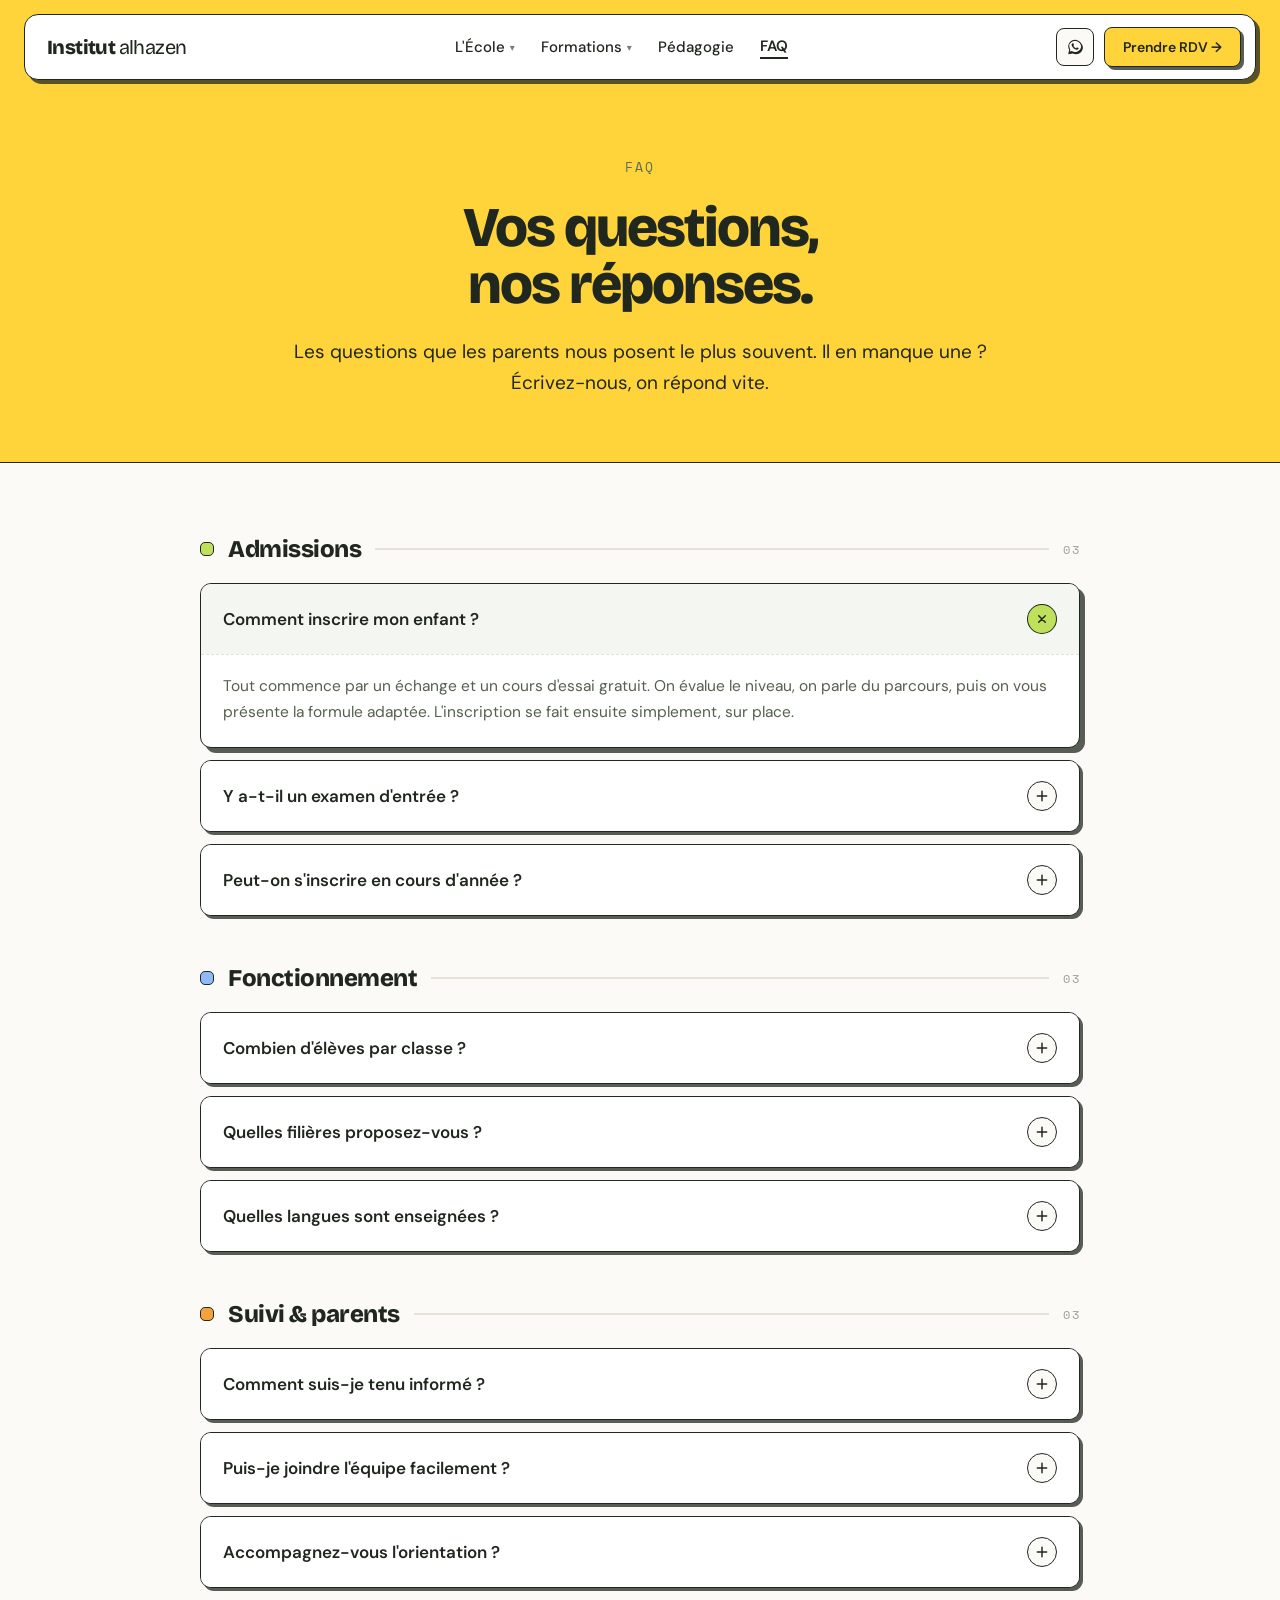
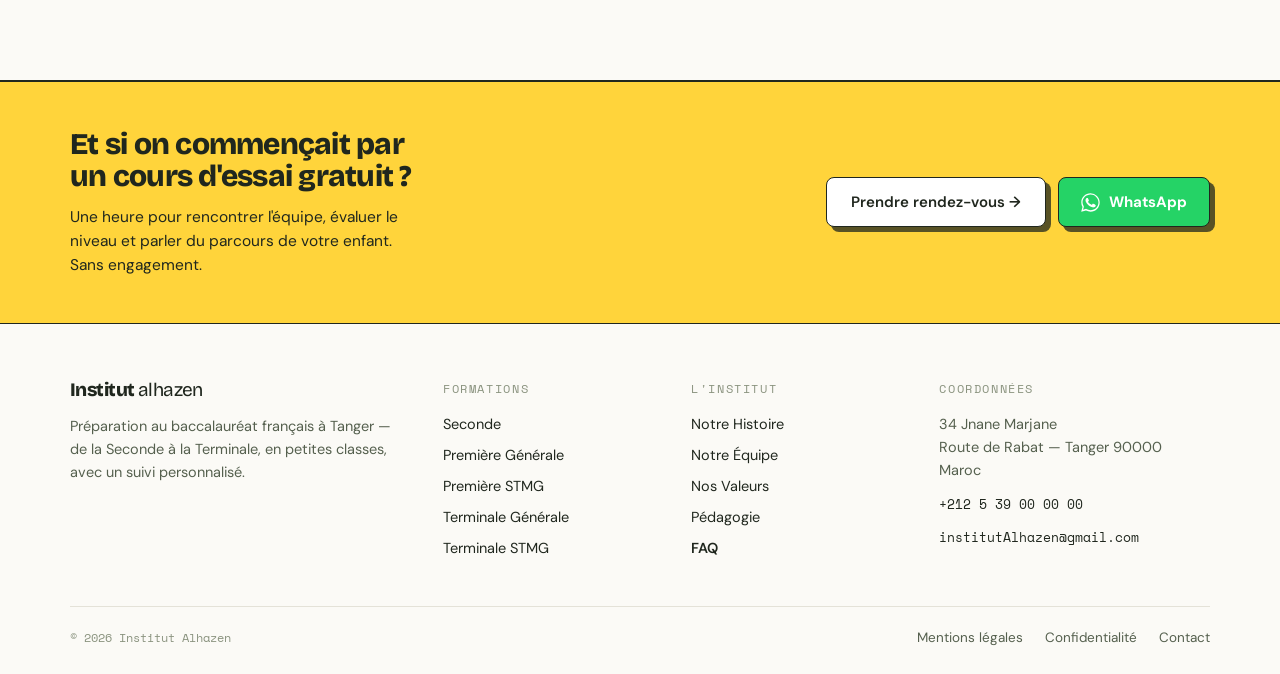
<file: faq.html>
<!DOCTYPE html>
<html lang="fr">
<head>
<meta charset="utf-8">
<meta name="viewport" content="width=device-width, initial-scale=1">
<title>FAQ — Institut Alhazen</title>
<link rel="preconnect" href="https://fonts.googleapis.com">
<link rel="preconnect" href="https://fonts.gstatic.com" crossorigin>
<link href="https://fonts.googleapis.com/css2?family=Bricolage+Grotesque:opsz,wght@12..96,400;12..96,600;12..96,800&family=DM+Sans:opsz,wght@9..40,300;9..40,400;9..40,500;9..40,700&family=Space+Mono:wght@400;700&display=swap" rel="stylesheet">
<link rel="stylesheet" href="css/style.css">
<link rel="stylesheet" href="css/responsive.css">
</head>
<body>
<div style="min-height:100vh;">

  <!-- ============ HEADER ============ -->
  <div style="position:sticky;top:0;z-index:50;background:transparent;padding:14px 24px;"><header style="display:flex;align-items:center;justify-content:space-between;gap:24px;padding:12px 14px 12px 22px;background:#FFFFFF;border:1.5px solid #20271E;border-radius:14px;box-shadow:4px 4px 0 rgba(32,39,30,.75);max-width:1300px;margin:0 auto;">
    <a href="index.html" class="brand" style="display:flex;align-items:center;gap:11px;text-decoration:none;color:#20271E;">
      <span style="display:inline-flex;align-items:baseline;font-family:'Bricolage Grotesque',sans-serif;line-height:1;letter-spacing:-0.03em;font-size:20px;"><span style="font-weight:800;">Institut&nbsp;</span><span style="font-weight:400;">alhazen</span></span>
    </a>
    <nav style="display:flex;align-items:center;gap:26px;">
      <div class="navdd" style="position:relative;">
        <a href="ecole.html" class="navdd-trigger" style="display:flex;align-items:center;gap:5px;font-size:15px;font-weight:500;cursor:pointer;color:#20271E;text-decoration:none;">L'École <span class="navdd-caret" style="font-size:10px;opacity:.6;">▾</span></a>
        <div class="navdd-menu" style="position:absolute;top:100%;left:50%;transform:translateX(-50%) translateY(8px);padding-top:14px;">
          <div style="background:#FFFFFF;border:1.5px solid #20271E;border-radius:11px;box-shadow:5px 5px 0 rgba(32,39,30,.18);padding:8px;min-width:236px;display:flex;flex-direction:column;gap:2px;">
            <a href="notre-histoire.html" class="navdd-item" style="display:block;font-family:'DM Sans',sans-serif;font-size:14.5px;font-weight:500;color:#20271E;text-decoration:none;padding:9px 12px;border-radius:7px;white-space:nowrap;">Notre histoire</a>
            <a href="notre-equipe.html" class="navdd-item" style="display:block;font-family:'DM Sans',sans-serif;font-size:14.5px;font-weight:500;color:#20271E;text-decoration:none;padding:9px 12px;border-radius:7px;white-space:nowrap;">Notre équipe</a>
            <a href="nos-valeurs.html" class="navdd-item" style="display:block;font-family:'DM Sans',sans-serif;font-size:14.5px;font-weight:500;color:#20271E;text-decoration:none;padding:9px 12px;border-radius:7px;white-space:nowrap;">Nos valeurs</a>
          </div>
        </div>
      </div>
      <div class="navdd" style="position:relative;">
        <a href="formations.html" class="navdd-trigger" style="display:flex;align-items:center;gap:5px;font-size:15px;font-weight:500;cursor:pointer;color:#20271E;text-decoration:none;">Formations <span class="navdd-caret" style="font-size:10px;opacity:.6;">▾</span></a>
        <div class="navdd-menu" style="position:absolute;top:100%;left:50%;transform:translateX(-50%) translateY(8px);padding-top:14px;">
          <div style="background:#FFFFFF;border:1.5px solid #20271E;border-radius:11px;box-shadow:5px 5px 0 rgba(32,39,30,.18);padding:8px;min-width:236px;display:flex;flex-direction:column;gap:2px;">
            <a href="formation.html" class="navdd-item" style="display:block;font-family:'DM Sans',sans-serif;font-size:14.5px;font-weight:500;color:#20271E;text-decoration:none;padding:9px 12px;border-radius:7px;white-space:nowrap;">Seconde</a>
            <a href="formation.html" class="navdd-item" style="display:block;font-family:'DM Sans',sans-serif;font-size:14.5px;font-weight:500;color:#20271E;text-decoration:none;padding:9px 12px;border-radius:7px;white-space:nowrap;">Première</a>
            <a href="formation.html" class="navdd-item" style="display:block;font-family:'DM Sans',sans-serif;font-size:14.5px;font-weight:500;color:#20271E;text-decoration:none;padding:9px 12px;border-radius:7px;white-space:nowrap;">Terminale</a>
            <a href="formations.html" class="navdd-item" style="display:block;font-family:'DM Sans',sans-serif;font-size:14.5px;font-weight:500;color:#20271E;text-decoration:none;padding:9px 12px;border-radius:7px;white-space:nowrap;">Toutes les formations</a>
          </div>
        </div>
      </div>
      <a href="pedagogie.html" style="display:flex;align-items:center;gap:5px;font-size:15px;font-weight:500;cursor:pointer;color:#20271E;text-decoration:none;">Pédagogie</a>
      <a href="faq.html" style="font-size:15px;font-weight:600;cursor:pointer;color:#20271E;text-decoration:none;border-bottom:2px solid #20271E;padding-bottom:1px;">FAQ</a>
    </nav>
    <div style="display:flex;align-items:center;gap:10px;">
        <a href="https://wa.me/212539000000" target="_blank" rel="noopener" class="ghost-ico" title="WhatsApp" aria-label="WhatsApp" style="display:inline-flex;align-items:center;justify-content:center;width:38px;height:38px;background:#FBFAF6;border:1.5px solid #20271E;border-radius:8px;cursor:pointer;text-decoration:none;"><svg width="18" height="18" viewBox="0 0 32 32" fill="#20271E" aria-hidden="true"><path d="M16 3C9.4 3 4 8.4 4 15c0 2.1.6 4.2 1.6 6L4 29l8.2-1.6c1.7.9 3.6 1.4 5.6 1.4h.2c6.6 0 12-5.4 12-12S22.6 3 16 3zm0 21.8c-1.8 0-3.5-.5-5-1.4l-.4-.2-3.7.7.7-3.6-.2-.4c-1-1.6-1.5-3.4-1.5-5.3C5.2 9.9 10 5.2 16 5.2S26.8 9.9 26.8 15 22 24.8 16 24.8z"/><path d="M22.1 17.7c-.3-.2-1.9-.9-2.2-1-.3-.1-.5-.2-.7.2-.2.3-.8 1-.9 1.1-.2.2-.3.2-.6.1-.3-.2-1.4-.5-2.6-1.6-.9-.8-1.6-1.8-1.8-2.2-.2-.3 0-.5.1-.6.1-.1.3-.3.4-.5.1-.2.2-.3.3-.5.1-.2 0-.4 0-.5-.1-.2-.7-1.7-1-2.3-.2-.6-.5-.5-.7-.5h-.6c-.2 0-.5.1-.8.4-.3.3-1 1-1 2.5s1.1 2.9 1.2 3.1c.2.2 2.2 3.3 5.3 4.7.7.3 1.3.5 1.7.6.7.2 1.4.2 1.9.1.6-.1 1.9-.8 2.1-1.5.3-.7.3-1.4.2-1.5-.1-.1-.3-.2-.6-.3z"/></svg></a>
        <a class="btn-press" href="contact.html" style="font-family:'DM Sans',sans-serif;font-size:14px;font-weight:600;color:#20271E;background:#FFD43B;border:1.5px solid #20271E;border-radius:8px;padding:10px 18px;--s:3px;box-shadow:3px 3px 0 rgba(32,39,30,.75);cursor:pointer;text-decoration:none;">Prendre RDV &rarr;</a>
      </div>
  </header></div>

  <!-- ============ HERO ============ -->
  <section class="page-hero" style="padding:161px 28px 64px;margin-top:-97px;background:#FFD43B;border-bottom:1.5px solid #20271E;">
    <div style="max-width:840px;margin:0 auto;text-align:center;">
      <div style="font-family:'Space Mono',monospace;font-size:12.5px;text-transform:uppercase;letter-spacing:0.14em;color:#5E6B55;margin-bottom:22px;">FAQ</div>
      <h1 class="rsp-h1 hero-h1" style="font-family:'Bricolage Grotesque',sans-serif;font-weight:800;font-size:56px;line-height:1.02;letter-spacing:-0.035em;margin:0 auto;max-width:16ch;text-wrap:balance;">Vos questions, nos réponses.</h1>
      <p class="hero-p" style="font-family:'DM Sans',sans-serif;font-weight:400;font-size:19px;line-height:1.6;color:#20271E;max-width:58ch;margin:24px auto 0;text-wrap:pretty;">Les questions que les parents nous posent le plus souvent. Il en manque une ? Écrivez-nous, on répond vite.</p>
    </div>
  </section>

  <!-- ============ ACCORDÉON PAR THÈME ============ -->
  <section class="faq-section" style="padding:72px 28px 92px;background:#FBFAF6;border-bottom:1.5px solid #20271E;">
    <div id="faqRoot" style="max-width:880px;margin:0 auto;display:flex;flex-direction:column;gap:48px;"></div>
  </section>

  <!-- ============ FOOTER ============ -->
  <footer style="border-top:1.5px solid #20271E;background:#FBFAF6;">
    <div style="background:#FFD43B;border-bottom:1.5px solid #20271E;padding:46px 28px;">
      <div style="max-width:1140px;margin:0 auto;display:flex;align-items:center;justify-content:space-between;gap:32px;flex-wrap:wrap;">
        <div style="max-width:32ch;">
          <h2 style="font-family:'Bricolage Grotesque',sans-serif;font-weight:800;font-size:30px;line-height:1.08;letter-spacing:-0.025em;color:#20271E;margin:0;text-wrap:balance;">Et si on commen&ccedil;ait par un cours d'essai gratuit&nbsp;?</h2>
          <p style="font-family:'DM Sans',sans-serif;font-size:15.5px;line-height:1.55;color:#20271E;margin:12px 0 0;text-wrap:pretty;">Une heure pour rencontrer l'&eacute;quipe, &eacute;valuer le niveau et parler du parcours de votre enfant. Sans engagement.</p>
        </div>
        <div style="display:flex;gap:12px;flex-wrap:wrap;">
          <a href="contact.html" class="btn-press" style="display:inline-flex;align-items:center;gap:8px;font-family:'DM Sans',sans-serif;font-size:15px;font-weight:600;color:#20271E;background:#FFFFFF;border:1.5px solid #20271E;border-radius:8px;padding:14px 24px;--s:5px;box-shadow:5px 5px 0 rgba(32,39,30,.75);text-decoration:none;white-space:nowrap;">Prendre rendez-vous &rarr;</a>
          <a href="https://wa.me/212539000000" target="_blank" rel="noopener" class="btn-press" style="display:inline-flex;align-items:center;gap:9px;font-family:'DM Sans',sans-serif;font-size:15px;font-weight:700;color:#FFFFFF;background:#25D366;border:1.5px solid #20271E;border-radius:8px;padding:14px 22px;--s:5px;box-shadow:5px 5px 0 rgba(32,39,30,.75);text-decoration:none;white-space:nowrap;"><svg viewBox="0 0 32 32" style="width:19px;height:19px;fill:#FFFFFF;"><path d="M16 .4C7.4.4.5 7.3.5 15.9c0 2.8.7 5.4 2 7.8L.3 31.6l8.1-2.1c2.3 1.2 4.9 2 7.6 2h.01c8.6 0 15.5-7 15.5-15.6 0-4.2-1.6-8.1-4.6-11A15.4 15.4 0 0 0 16 .4zm0 28.5h-.01c-2.4 0-4.8-.7-6.9-1.9l-.5-.3-5.1 1.3 1.4-5-.3-.5a12.9 12.9 0 0 1-2-6.9C2.5 8.8 8.6 2.7 16 2.7c3.6 0 6.9 1.4 9.5 3.9 2.5 2.5 3.9 5.9 3.9 9.4 0 7.2-6 13-13.4 13zm7.4-9.7c-.4-.2-2.4-1.2-2.7-1.3-.4-.1-.7-.2-.9.2-.3.4-1 1.3-1.3 1.6-.2.3-.5.3-.9.1-.4-.2-1.7-.6-3.3-2-1.2-1.1-2-2.4-2.3-2.8-.2-.4 0-.6.2-.8.2-.2.4-.5.6-.7.2-.2.3-.4.4-.7.1-.3.1-.5 0-.7-.1-.2-.9-2.2-1.3-3-.3-.8-.7-.7-.9-.7h-.8c-.3 0-.7.1-1.1.5-.4.4-1.5 1.4-1.5 3.5s1.5 4.1 1.7 4.3c.2.3 3 4.6 7.3 6.4 1 .4 1.8.7 2.4.9 1 .3 1.9.3 2.7.2.8-.1 2.4-1 2.8-2 .3-1 .3-1.8.2-2-.1-.2-.4-.3-.8-.5z"></path></svg>WhatsApp</a>
        </div>
      </div>
    </div>
    <div style="padding:56px 28px 28px;">
    <div class="rsp-grid-footer" style="max-width:1140px;margin:0 auto;display:grid;grid-template-columns:1.6fr 1fr 1fr 1.3fr;gap:40px;">
      <div>
        <div style="display:flex;align-items:center;gap:10px;margin-bottom:16px;">
          <span style="display:inline-flex;align-items:baseline;font-family:'Bricolage Grotesque',sans-serif;line-height:1;letter-spacing:-0.03em;font-size:19px;"><span style="font-weight:800;">Institut&nbsp;</span><span style="font-weight:400;">alhazen</span></span>
        </div>
        <p style="font-family:'DM Sans',sans-serif;font-weight:400;font-size:14.5px;line-height:1.6;color:#55604E;margin:0;max-width:34ch;">Préparation au baccalauréat français à Tanger — de la Seconde à la Terminale, en petites classes, avec un suivi personnalisé.</p>
      </div>
      <div>
        <div style="font-family:'Space Mono',monospace;font-size:11.5px;text-transform:uppercase;letter-spacing:0.14em;color:#8A937F;margin-bottom:16px;">Formations</div>
        <ul style="list-style:none;margin:0;padding:0;display:flex;flex-direction:column;gap:10px;">
          <li><a href="formation.html" style="font-family:'DM Sans',sans-serif;font-size:14.5px;color:#20271E;text-decoration:none;">Seconde</a></li>
          <li><a href="formation.html" style="font-family:'DM Sans',sans-serif;font-size:14.5px;color:#20271E;text-decoration:none;">Première Générale</a></li>
          <li><a href="formation.html" style="font-family:'DM Sans',sans-serif;font-size:14.5px;color:#20271E;text-decoration:none;">Première STMG</a></li>
          <li><a href="formation.html" style="font-family:'DM Sans',sans-serif;font-size:14.5px;color:#20271E;text-decoration:none;">Terminale Générale</a></li>
          <li><a href="formation.html" style="font-family:'DM Sans',sans-serif;font-size:14.5px;color:#20271E;text-decoration:none;">Terminale STMG</a></li>
        </ul>
      </div>
      <div>
        <div style="font-family:'Space Mono',monospace;font-size:11.5px;text-transform:uppercase;letter-spacing:0.14em;color:#8A937F;margin-bottom:16px;">L'Institut</div>
        <ul style="list-style:none;margin:0;padding:0;display:flex;flex-direction:column;gap:10px;">
          <li><a href="notre-histoire.html" style="font-family:'DM Sans',sans-serif;font-size:14.5px;color:#20271E;text-decoration:none;">Notre Histoire</a></li>
          <li><a href="notre-equipe.html" style="font-family:'DM Sans',sans-serif;font-size:14.5px;color:#20271E;text-decoration:none;">Notre Équipe</a></li>
          <li><a href="nos-valeurs.html" style="font-family:'DM Sans',sans-serif;font-size:14.5px;color:#20271E;text-decoration:none;">Nos Valeurs</a></li>
          <li><a href="pedagogie.html" style="font-family:'DM Sans',sans-serif;font-size:14.5px;color:#20271E;text-decoration:none;">Pédagogie</a></li>
          <li><a href="faq.html" style="font-family:'DM Sans',sans-serif;font-size:14.5px;color:#20271E;text-decoration:none;font-weight:600;">FAQ</a></li>
        </ul>
      </div>
      <div>
        <div style="font-family:'Space Mono',monospace;font-size:11.5px;text-transform:uppercase;letter-spacing:0.14em;color:#8A937F;margin-bottom:16px;">Coordonnées</div>
        <div style="font-family:'DM Sans',sans-serif;font-size:14.5px;line-height:1.6;color:#55604E;display:flex;flex-direction:column;gap:12px;">
          <span>34 Jnane Marjane<br>Route de Rabat — Tanger 90000<br>Maroc</span>
          <span style="font-family:'Space Mono',monospace;font-size:13px;color:#20271E;">+212 5 39 00 00 00</span>
          <span style="font-family:'Space Mono',monospace;font-size:13px;color:#20271E;">institutAlhazen&#8203;@gmail.com</span>
        </div>
      </div>
    </div>
    <div class="rsp-footer-bottom" style="max-width:1140px;margin:48px auto 0;padding-top:22px;border-top:1px solid #E4E2D8;display:flex;justify-content:space-between;flex-wrap:wrap;gap:14px;">
      <span style="font-family:'Space Mono',monospace;font-size:12px;color:#8A937F;">© 2026 Institut Alhazen</span>
      <div style="display:flex;gap:22px;">
        <a href="#" style="font-family:'DM Sans',sans-serif;font-size:13.5px;color:#55604E;text-decoration:none;">Mentions légales</a>
        <a href="#" style="font-family:'DM Sans',sans-serif;font-size:13.5px;color:#55604E;text-decoration:none;">Confidentialité</a>
        <a href="contact.html" style="font-family:'DM Sans',sans-serif;font-size:13.5px;color:#55604E;text-decoration:none;">Contact</a>
      </div>
    </div>
  </div></footer>

</div>
<script>
const THEMES = [
  { label: "Admissions", accent: "#BFE05A", items: [
    { question: "Comment inscrire mon enfant ?", answer: "Tout commence par un échange et un cours d'essai gratuit. On évalue le niveau, on parle du parcours, puis on vous présente la formule adaptée. L'inscription se fait ensuite simplement, sur place." },
    { question: "Y a-t-il un examen d'entrée ?", answer: "Non. Nous faisons un diagnostic à l'arrivée, mais il sert à construire le bon accompagnement, pas à sélectionner. Notre rôle est d'aider l'élève à progresser depuis son niveau réel." },
    { question: "Peut-on s'inscrire en cours d'année ?", answer: "C'est possible selon les places disponibles. Contactez-nous : on regarde ensemble la faisabilité et la meilleure façon de rattraper le programme." },
  ]},
  { label: "Fonctionnement", accent: "#8FBAF6", items: [
    { question: "Combien d'élèves par classe ?", answer: "Quinze élèves maximum. C'est la condition d'un vrai suivi individualisé : chaque élève est vu, suivi et relancé personnellement." },
    { question: "Quelles filières proposez-vous ?", answer: "De la Seconde à la Terminale, en filière Générale et en STMG. Nous préparons au baccalauréat français, y compris pour les candidats libres." },
    { question: "Quelles langues sont enseignées ?", answer: "Anglais, espagnol et arabe, à tous les niveaux." },
  ]},
  { label: "Suivi & parents", accent: "#F4A23C", items: [
    { question: "Comment suis-je tenu informé ?", answer: "Vous recevez des points d'étape réguliers sur le travail, l'assiduité et l'état d'esprit de votre enfant. Et si quelque chose mérite votre attention, on vous prévient tout de suite — pas à la fin du trimestre." },
    { question: "Puis-je joindre l'équipe facilement ?", answer: "Oui. Nous restons disponibles par message ou en rendez-vous. Une question, un doute : la porte est ouverte." },
    { question: "Accompagnez-vous l'orientation ?", answer: "Oui, pleinement. Grand Oral, choix des vœux Parcoursup, lettres de motivation : on accompagne chaque élève pour qu'il ne décide jamais seul de son avenir." },
  ]},
];
let openId = "0-0";
const root = document.getElementById('faqRoot');

function render() {
  root.innerHTML = '';
  THEMES.forEach((t, ti) => {
    const themeDiv = document.createElement('div');
    themeDiv.innerHTML = `<div style="display:flex;align-items:center;gap:14px;margin-bottom:20px;">
      <span style="width:14px;height:14px;flex:none;border:1.5px solid #20271E;border-radius:5px;background:${t.accent};"></span>
      <h2 style="font-family:'Bricolage Grotesque',sans-serif;font-weight:800;font-size:24px;letter-spacing:-0.02em;margin:0;">${t.label}</h2>
      <span style="flex:1;height:1.5px;background:#E4E2D8;"></span>
      <span style="font-family:'Space Mono',monospace;font-size:11.5px;text-transform:uppercase;letter-spacing:0.12em;color:#9AA394;">${String(t.items.length).padStart(2,'0')}</span>
    </div>`;
    const list = document.createElement('div');
    list.style.cssText = 'display:flex;flex-direction:column;gap:12px;';
    t.items.forEach((q, qi) => {
      const id = ti + '-' + qi;
      const on = openId === id;
      const item = document.createElement('div');
      item.style.cssText = `background:#FFFFFF;border:1.5px solid #20271E;border-radius:11px;box-shadow:${on ? '5px 5px 0 rgba(32,39,30,.75)' : '3px 3px 0 rgba(32,39,30,.75)'};overflow:hidden;transition:box-shadow .16s ease;`;
      item.innerHTML = `
        <button type="button" style="width:100%;display:flex;align-items:center;justify-content:space-between;gap:18px;text-align:left;cursor:pointer;background:${on ? '#F4F7F1' : '#FFFFFF'};border:none;padding:20px 22px;transition:background .15s ease;">
          <span style="font-family:'DM Sans',sans-serif;font-size:17px;font-weight:600;color:#20271E;line-height:1.3;">${q.question}</span>
          <span style="flex:none;display:inline-flex;align-items:center;justify-content:center;width:30px;height:30px;border-radius:999px;border:1.5px solid #20271E;background:${on ? t.accent : '#FBFAF6'};color:#20271E;transition:transform .3s cubic-bezier(.2,.8,.2,1),background .2s ease;transform:${on ? 'rotate(135deg)' : 'rotate(0deg)'};">
            <svg viewBox="0 0 24 24" style="width:16px;height:16px;fill:none;stroke:currentColor;stroke-width:2.2;stroke-linecap:round;stroke-linejoin:round;"><path d="M12 5v14M5 12h14"></path></svg>
          </span>
        </button>
        <div style="max-height:${on ? '260px' : '0px'};opacity:${on ? '1' : '0'};overflow:hidden;transition:max-height .4s cubic-bezier(.2,.8,.2,1),opacity .3s ease;">
          <p style="font-family:'DM Sans',sans-serif;font-size:15.5px;line-height:1.68;color:#55604E;margin:0;padding:0 22px 22px;border-top:1px dashed #E4E2D8;padding-top:18px;text-wrap:pretty;">${q.answer}</p>
        </div>`;
      item.querySelector('button').addEventListener('click', () => {
        openId = openId === id ? null : id;
        render();
      });
      list.appendChild(item);
    });
    themeDiv.appendChild(list);
    root.appendChild(themeDiv);
  });
}
render();
</script>
<script src="js/nav-mobile.js"></script>
</body>
</html>
</file>
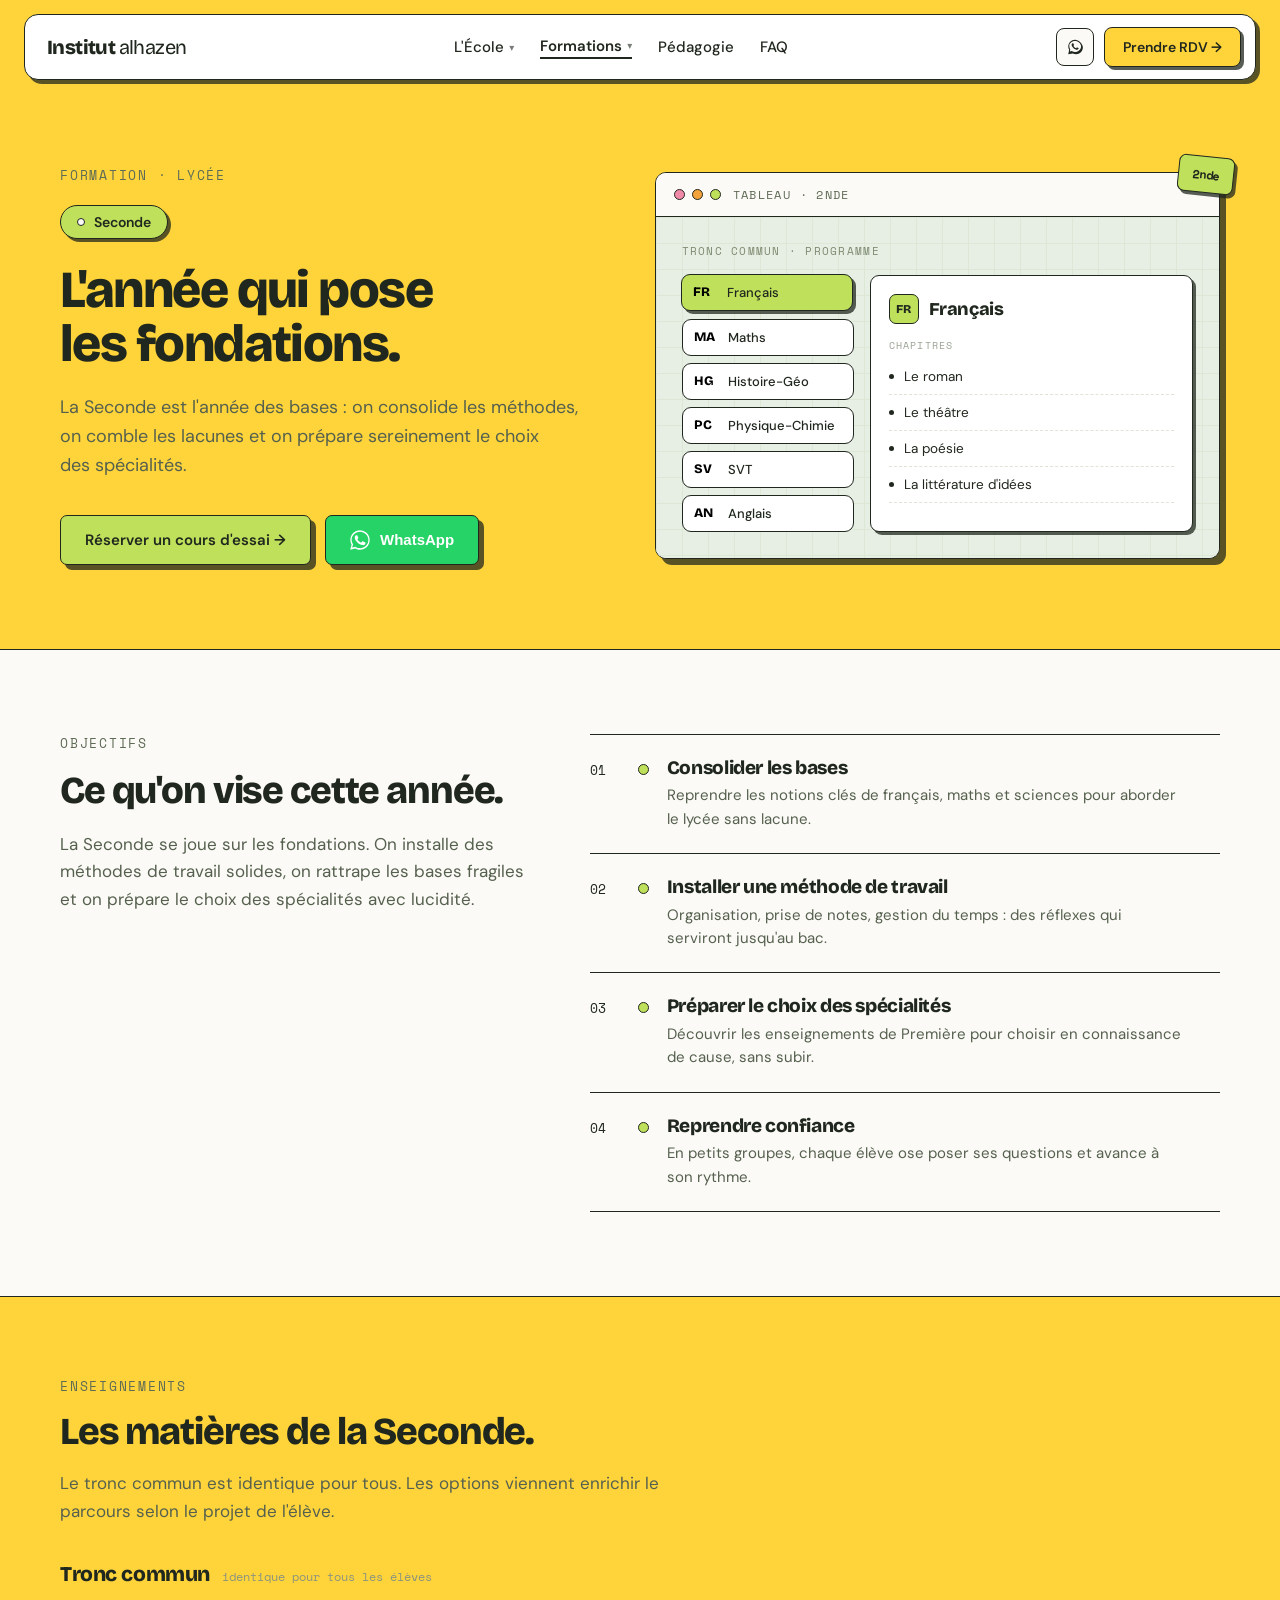
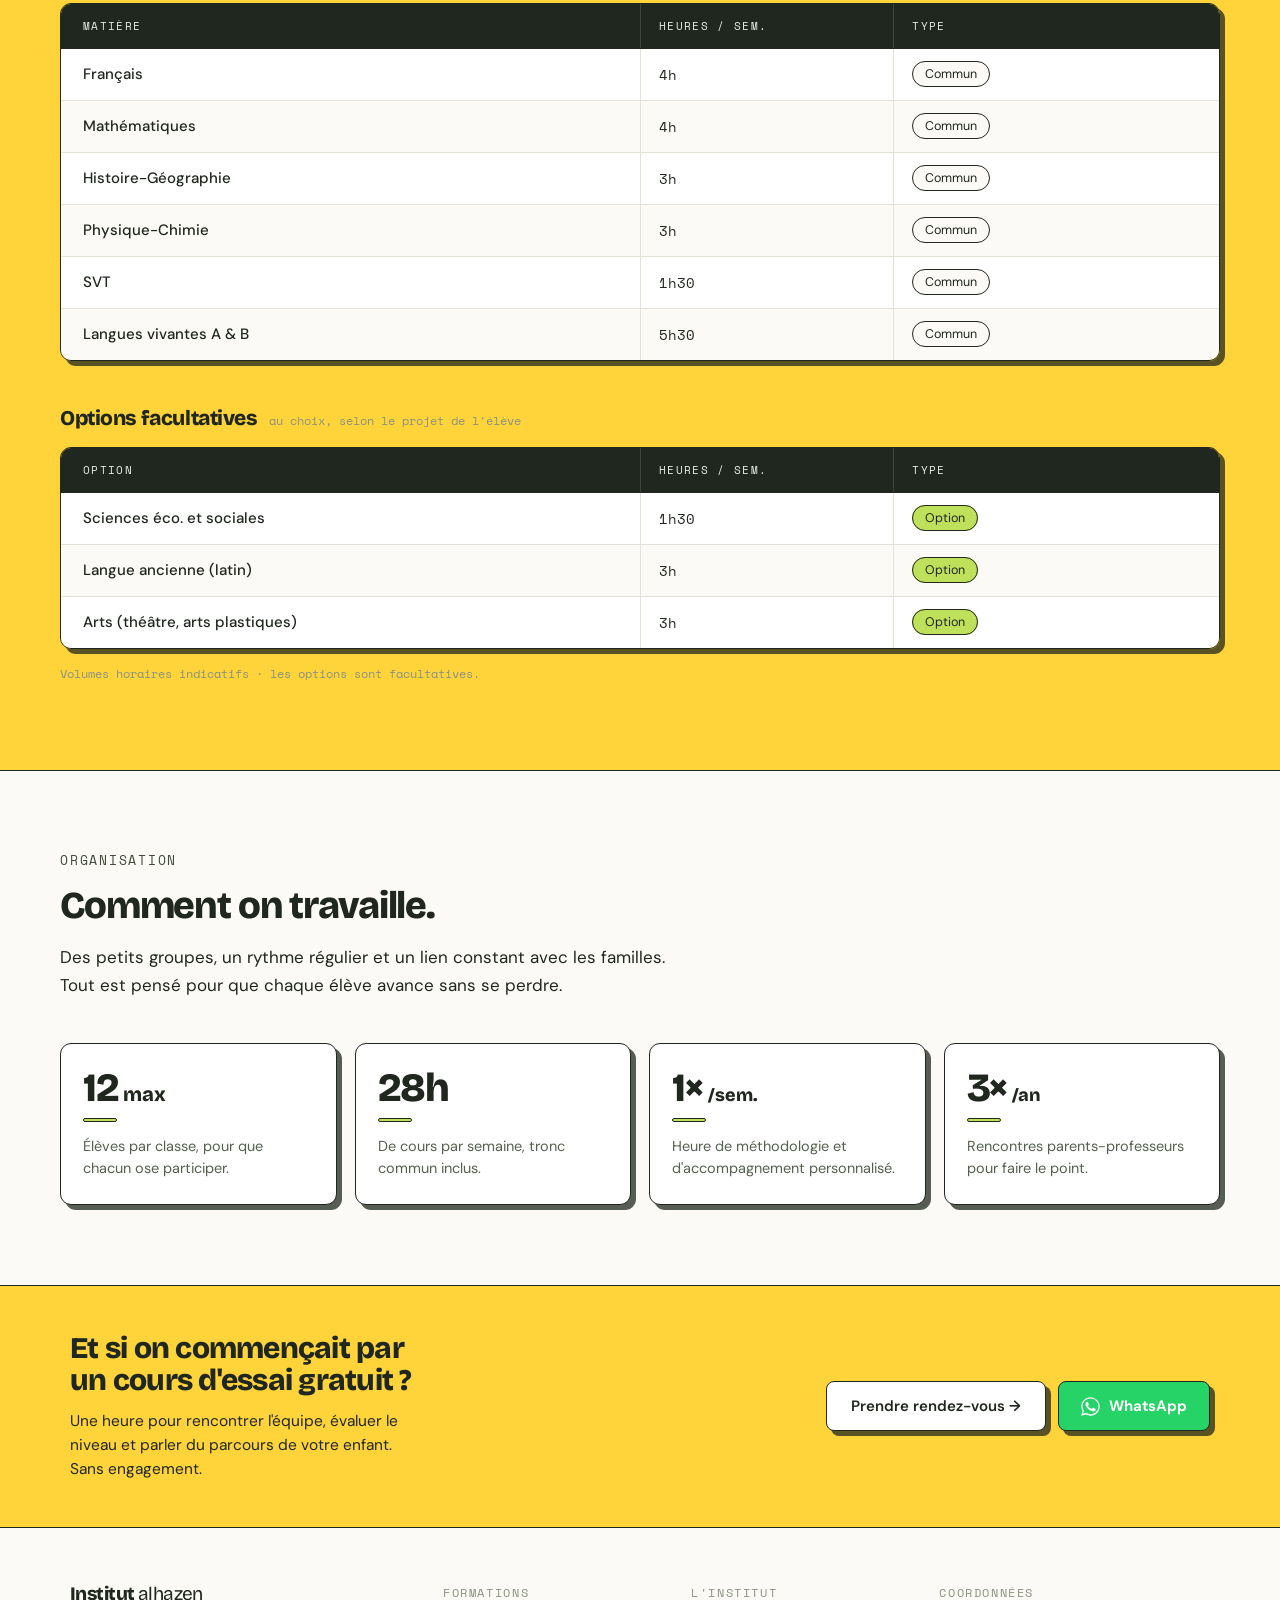
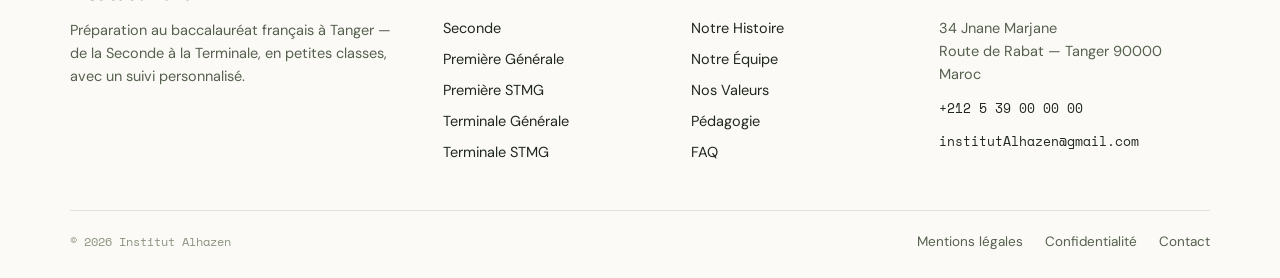
<file: formation.html>
<!DOCTYPE html>
<html lang="fr">
<head>
<meta charset="utf-8">
<meta name="viewport" content="width=device-width, initial-scale=1">
<title>Seconde — Institut Alhazen</title>
<link rel="preconnect" href="https://fonts.googleapis.com">
<link rel="preconnect" href="https://fonts.gstatic.com" crossorigin>
<link href="https://fonts.googleapis.com/css2?family=Bricolage+Grotesque:opsz,wght@12..96,400;12..96,600;12..96,800&family=DM+Sans:opsz,wght@9..40,300;9..40,400;9..40,500;9..40,700&family=Space+Mono:wght@400;700&display=swap" rel="stylesheet">
<link rel="stylesheet" href="css/style.css">
<link rel="stylesheet" href="css/responsive.css">
</head>
<body>
<div style="min-height:100vh;">

  <!-- ============ HEADER ============ -->
  <div style="position:sticky;top:0;z-index:50;background:transparent;padding:14px 24px;"><header style="display:flex;align-items:center;justify-content:space-between;gap:24px;padding:12px 14px 12px 22px;background:#FFFFFF;border:1.5px solid #20271E;border-radius:14px;box-shadow:4px 4px 0 rgba(32,39,30,.75);max-width:1300px;margin:0 auto;">
    <a href="index.html" class="brand" style="display:flex;align-items:center;gap:11px;text-decoration:none;color:#20271E;">
      <span style="display:inline-flex;align-items:baseline;font-family:'Bricolage Grotesque',sans-serif;line-height:1;letter-spacing:-0.03em;font-size:20px;"><span style="font-weight:800;">Institut&nbsp;</span><span style="font-weight:400;">alhazen</span></span>
    </a>
    <nav style="display:flex;align-items:center;gap:26px;">
      <div class="navdd" style="position:relative;">
        <a href="ecole.html" class="navdd-trigger" style="display:flex;align-items:center;gap:5px;font-size:15px;font-weight:500;cursor:pointer;color:#20271E;text-decoration:none;">L'École <span class="navdd-caret" style="font-size:10px;opacity:.6;">▾</span></a>
        <div class="navdd-menu" style="position:absolute;top:100%;left:50%;transform:translateX(-50%) translateY(8px);padding-top:14px;">
          <div style="background:#FFFFFF;border:1.5px solid #20271E;border-radius:11px;box-shadow:5px 5px 0 rgba(32,39,30,.18);padding:8px;min-width:236px;display:flex;flex-direction:column;gap:2px;">
            <a href="notre-histoire.html" class="navdd-item" style="display:block;font-family:'DM Sans',sans-serif;font-size:14.5px;font-weight:500;color:#20271E;text-decoration:none;padding:9px 12px;border-radius:7px;white-space:nowrap;">Notre histoire</a>
            <a href="notre-equipe.html" class="navdd-item" style="display:block;font-family:'DM Sans',sans-serif;font-size:14.5px;font-weight:500;color:#20271E;text-decoration:none;padding:9px 12px;border-radius:7px;white-space:nowrap;">Notre équipe</a>
            <a href="nos-valeurs.html" class="navdd-item" style="display:block;font-family:'DM Sans',sans-serif;font-size:14.5px;font-weight:500;color:#20271E;text-decoration:none;padding:9px 12px;border-radius:7px;white-space:nowrap;">Nos valeurs</a>
          </div>
        </div>
      </div>
      <div class="navdd" style="position:relative;">
        <a href="formations.html" class="navdd-trigger" style="display:flex;align-items:center;gap:5px;font-size:15px;font-weight:600;cursor:pointer;color:#20271E;text-decoration:none;border-bottom:2px solid #20271E;padding-bottom:1px;">Formations <span class="navdd-caret" style="font-size:10px;opacity:.6;">▾</span></a>
        <div class="navdd-menu" style="position:absolute;top:100%;left:50%;transform:translateX(-50%) translateY(8px);padding-top:14px;">
          <div style="background:#FFFFFF;border:1.5px solid #20271E;border-radius:11px;box-shadow:5px 5px 0 rgba(32,39,30,.18);padding:8px;min-width:236px;display:flex;flex-direction:column;gap:2px;">
            <a href="formation.html" class="navdd-item" style="display:block;font-family:'DM Sans',sans-serif;font-size:14.5px;font-weight:500;color:#20271E;text-decoration:none;padding:9px 12px;border-radius:7px;white-space:nowrap;">Seconde</a>
            <a href="formation.html" class="navdd-item" style="display:block;font-family:'DM Sans',sans-serif;font-size:14.5px;font-weight:500;color:#20271E;text-decoration:none;padding:9px 12px;border-radius:7px;white-space:nowrap;">Première</a>
            <a href="formation.html" class="navdd-item" style="display:block;font-family:'DM Sans',sans-serif;font-size:14.5px;font-weight:500;color:#20271E;text-decoration:none;padding:9px 12px;border-radius:7px;white-space:nowrap;">Terminale</a>
            <a href="formations.html" class="navdd-item" style="display:block;font-family:'DM Sans',sans-serif;font-size:14.5px;font-weight:500;color:#20271E;text-decoration:none;padding:9px 12px;border-radius:7px;white-space:nowrap;">Toutes les formations</a>
          </div>
        </div>
      </div>
      <a href="pedagogie.html" style="display:flex;align-items:center;gap:5px;font-size:15px;font-weight:500;cursor:pointer;color:#20271E;text-decoration:none;">Pédagogie</a>
      <a href="faq.html" style="font-size:15px;font-weight:500;cursor:pointer;color:#20271E;text-decoration:none;">FAQ</a>
    </nav>
    <div style="display:flex;align-items:center;gap:10px;">
        <a href="https://wa.me/212539000000" target="_blank" rel="noopener" class="ghost-ico" title="WhatsApp" aria-label="WhatsApp" style="display:inline-flex;align-items:center;justify-content:center;width:38px;height:38px;background:#FBFAF6;border:1.5px solid #20271E;border-radius:8px;cursor:pointer;text-decoration:none;"><svg width="18" height="18" viewBox="0 0 32 32" fill="#20271E" aria-hidden="true"><path d="M16 3C9.4 3 4 8.4 4 15c0 2.1.6 4.2 1.6 6L4 29l8.2-1.6c1.7.9 3.6 1.4 5.6 1.4h.2c6.6 0 12-5.4 12-12S22.6 3 16 3zm0 21.8c-1.8 0-3.5-.5-5-1.4l-.4-.2-3.7.7.7-3.6-.2-.4c-1-1.6-1.5-3.4-1.5-5.3C5.2 9.9 10 5.2 16 5.2S26.8 9.9 26.8 15 22 24.8 16 24.8z"/><path d="M22.1 17.7c-.3-.2-1.9-.9-2.2-1-.3-.1-.5-.2-.7.2-.2.3-.8 1-.9 1.1-.2.2-.3.2-.6.1-.3-.2-1.4-.5-2.6-1.6-.9-.8-1.6-1.8-1.8-2.2-.2-.3 0-.5.1-.6.1-.1.3-.3.4-.5.1-.2.2-.3.3-.5.1-.2 0-.4 0-.5-.1-.2-.7-1.7-1-2.3-.2-.6-.5-.5-.7-.5h-.6c-.2 0-.5.1-.8.4-.3.3-1 1-1 2.5s1.1 2.9 1.2 3.1c.2.2 2.2 3.3 5.3 4.7.7.3 1.3.5 1.7.6.7.2 1.4.2 1.9.1.6-.1 1.9-.8 2.1-1.5.3-.7.3-1.4.2-1.5-.1-.1-.3-.2-.6-.3z"/></svg></a>
        <a class="btn-press" href="contact.html" style="font-family:'DM Sans',sans-serif;font-size:14px;font-weight:600;color:#20271E;background:#FFD43B;border:1.5px solid #20271E;border-radius:8px;padding:10px 18px;--s:3px;box-shadow:3px 3px 0 rgba(32,39,30,.75);cursor:pointer;text-decoration:none;">Prendre RDV &rarr;</a>
      </div>
  </header></div>

  <!-- ============ HERO DE NIVEAU ============ -->
  <section style="padding:169px 28px 84px;margin-top:-97px;background:#FFD43B;border-bottom:1.5px solid #20271E;">
    <div class="rsp-grid-2" style="max-width:1160px;margin:0 auto;display:grid;grid-template-columns:1fr 1.05fr;gap:56px;align-items:center;">
      <div>
        <div style="font-family:'Space Mono',monospace;font-size:12.5px;text-transform:uppercase;letter-spacing:0.14em;color:#5E6B55;margin-bottom:20px;">Formation · Lycée</div>
        <div style="display:inline-flex;align-items:center;gap:9px;font-family:'DM Sans',sans-serif;font-size:14px;font-weight:600;color:#20271E;background:#BFE05A;border:1.5px solid #20271E;border-radius:999px;padding:7px 16px;--s:3px;box-shadow:3px 3px 0 rgba(32,39,30,.75);margin-bottom:24px;">
          <span style="display:inline-block;width:8px;height:8px;border-radius:999px;border:1.5px solid #20271E;background:#FBFAF6;"></span>
          Seconde
        </div>
        <h1 class="rsp-h1" style="font-family:'Bricolage Grotesque',sans-serif;font-weight:800;font-size:52px;line-height:1.04;letter-spacing:-0.03em;margin:0;text-wrap:balance;">L'année qui pose les fondations.</h1>
        <p style="font-family:'DM Sans',sans-serif;font-weight:400;font-size:18px;line-height:1.62;color:#55604E;max-width:46ch;margin:22px 0 0;text-wrap:pretty;">La Seconde est l'année des bases : on consolide les méthodes, on comble les lacunes et on prépare sereinement le choix des spécialités.</p>
        <div class="rsp-hero-cta" style="display:flex;flex-wrap:wrap;gap:14px;margin-top:34px;">
          <a class="btn-press" href="contact.html" style="display:inline-flex;align-items:center;gap:8px;font-family:'DM Sans',sans-serif;font-size:15px;font-weight:600;color:#20271E;background:#BFE05A;border:1.5px solid #20271E;border-radius:7px;padding:14px 24px;--s:5px;box-shadow:5px 5px 0 rgba(32,39,30,.75);text-decoration:none;">Réserver un cours d'essai →</a>
          <a class="btn-press" href="https://wa.me/212539000000" target="_blank" rel="noopener" style="display:inline-flex;align-items:center;gap:10px;font-family:'Helvetica Neue',Helvetica,Arial,sans-serif;font-size:15px;font-weight:700;color:#FFFFFF;background:#25D366;border:1.5px solid #20271E;border-radius:7px;padding:14px 24px;--s:5px;box-shadow:5px 5px 0 rgba(32,39,30,.75);text-decoration:none;">
            <svg viewBox="0 0 32 32" style="width:20px;height:20px;fill:#FFFFFF;"><path d="M16 .4C7.4.4.5 7.3.5 15.9c0 2.8.7 5.4 2 7.8L.3 31.6l8.1-2.1c2.3 1.2 4.9 2 7.6 2h.01c8.6 0 15.5-7 15.5-15.6 0-4.2-1.6-8.1-4.6-11A15.4 15.4 0 0 0 16 .4zm0 28.5h-.01c-2.4 0-4.8-.7-6.9-1.9l-.5-.3-5.1 1.3 1.4-5-.3-.5a12.9 12.9 0 0 1-2-6.9C2.5 8.8 8.6 2.7 16 2.7c3.6 0 6.9 1.4 9.5 3.9 2.5 2.5 3.9 5.9 3.9 9.4 0 7.2-6 13-13.4 13zm7.4-9.7c-.4-.2-2.4-1.2-2.7-1.3-.4-.1-.7-.2-.9.2-.3.4-1 1.3-1.3 1.6-.2.3-.5.3-.9.1-.4-.2-1.7-.6-3.3-2-1.2-1.1-2-2.4-2.3-2.8-.2-.4 0-.6.2-.8.2-.2.4-.5.6-.7.2-.2.3-.4.4-.7.1-.3.1-.5 0-.7-.1-.2-.9-2.2-1.3-3-.3-.8-.7-.7-.9-.7h-.8c-.3 0-.7.1-1.1.5-.4.4-1.5 1.4-1.5 3.5s1.5 4.1 1.7 4.3c.2.3 3 4.6 7.3 6.4 1 .4 1.8.7 2.4.9 1 .3 1.9.3 2.7.2.8-.1 2.4-1 2.8-2 .3-1 .3-1.8.2-2-.1-.2-.4-.3-.8-.5z"/></svg>
            WhatsApp
          </a>
        </div>
      </div>

      <div style="position:relative;">
        <div style="position:relative;background:#FFFFFF;border:1.5px solid #20271E;border-radius:11px;box-shadow:6px 6px 0 rgba(32,39,30,.75);overflow:hidden;">
          <div style="display:flex;align-items:center;gap:12px;padding:13px 18px;border-bottom:1.5px solid #20271E;background:#FBFAF6;">
            <div style="display:flex;gap:7px;">
              <span style="width:11px;height:11px;border-radius:999px;border:1.5px solid #20271E;background:#F08AA8;"></span>
              <span style="width:11px;height:11px;border-radius:999px;border:1.5px solid #20271E;background:#F4A23C;"></span>
              <span style="width:11px;height:11px;border-radius:999px;border:1.5px solid #20271E;background:#BFE05A;"></span>
            </div>
            <span style="font-family:'Space Mono',monospace;font-size:11.5px;text-transform:uppercase;letter-spacing:0.12em;color:#5E6B55;">tableau · 2nde</span>
          </div>
          <div style="position:relative;padding:26px;background-color:#E7EEE3;background-image:linear-gradient(#DCE7D6 1px,transparent 1px),linear-gradient(90deg,#DCE7D6 1px,transparent 1px);background-size:26px 26px;">
            <div style="font-family:'Space Mono',monospace;font-size:10.5px;text-transform:uppercase;letter-spacing:0.12em;color:#7E8B72;margin-bottom:16px;">Tronc commun · programme</div>
            <div style="display:flex;gap:16px;align-items:stretch;">
              <div id="matieresMenu" style="display:flex;flex-direction:column;gap:7px;width:172px;flex:none;"></div>
              <div style="position:relative;flex:1;align-self:stretch;background:#FFFFFF;border:1.5px solid #20271E;border-radius:9px;--s:3px;box-shadow:3px 3px 0 rgba(32,39,30,.75);padding:18px;">
                <div style="display:flex;align-items:center;gap:10px;margin-bottom:14px;">
                  <span id="matiereBadge" style="display:inline-flex;align-items:center;justify-content:center;width:30px;height:30px;flex:none;border-radius:7px;border:1.5px solid #20271E;background:#BFE05A;font-family:'Bricolage Grotesque',sans-serif;font-weight:800;font-size:12px;"></span>
                  <span id="matiereName" style="font-family:'Bricolage Grotesque',sans-serif;font-weight:800;font-size:18px;letter-spacing:-0.02em;"></span>
                </div>
                <div style="font-family:'Space Mono',monospace;font-size:10px;text-transform:uppercase;letter-spacing:0.12em;color:#9AA394;margin-bottom:6px;">Chapitres</div>
                <div id="matiereChapters" style="display:flex;flex-direction:column;"></div>
              </div>
            </div>
          </div>
        </div>
        <div style="position:absolute;top:-16px;right:-14px;transform:rotate(6deg);font-family:'Space Mono',monospace;font-size:12px;font-weight:700;color:#20271E;background:#BFE05A;border:1.5px solid #20271E;border-radius:7px;padding:9px 13px;--s:3px;box-shadow:3px 3px 0 rgba(32,39,30,.75);">2nde</div>
      </div>
    </div>
  </section>

  <!-- ============ OBJECTIFS ============ -->
  <section style="padding:84px 28px;">
    <div class="rsp-grid-2" style="max-width:1160px;margin:0 auto;display:grid;grid-template-columns:0.85fr 1.15fr;gap:64px;align-items:start;">
      <div>
        <div style="font-family:'Space Mono',monospace;font-size:12.5px;text-transform:uppercase;letter-spacing:0.14em;color:#5E6B55;margin-bottom:18px;">Objectifs</div>
        <h2 class="rsp-h2" style="font-family:'Bricolage Grotesque',sans-serif;font-weight:800;font-size:38px;line-height:1.06;letter-spacing:-0.03em;margin:0;text-wrap:balance;">Ce qu'on vise cette année.</h2>
        <p style="font-family:'DM Sans',sans-serif;font-weight:400;font-size:17px;line-height:1.62;color:#55604E;margin:20px 0 0;text-wrap:pretty;">La Seconde se joue sur les fondations. On installe des méthodes de travail solides, on rattrape les bases fragiles et on prépare le choix des spécialités avec lucidité.</p>
      </div>
      <div style="display:flex;flex-direction:column;">
        <div style="display:flex;align-items:flex-start;gap:18px;padding:22px 0;border-top:1.5px solid #20271E;">
          <span style="font-family:'Space Mono',monospace;font-size:13px;color:#20271E;flex:none;width:30px;padding-top:3px;">01</span>
          <span style="width:11px;height:11px;flex:none;border-radius:999px;border:1.5px solid #20271E;background:#BFE05A;margin-top:7px;"></span>
          <div>
            <h3 style="font-family:'Bricolage Grotesque',sans-serif;font-weight:800;font-size:19px;line-height:1.2;letter-spacing:-0.02em;margin:0 0 5px;">Consolider les bases</h3>
            <p style="font-family:'DM Sans',sans-serif;font-size:15px;line-height:1.55;color:#55604E;margin:0;max-width:52ch;">Reprendre les notions clés de français, maths et sciences pour aborder le lycée sans lacune.</p>
          </div>
        </div>
        <div style="display:flex;align-items:flex-start;gap:18px;padding:22px 0;border-top:1.5px solid #20271E;">
          <span style="font-family:'Space Mono',monospace;font-size:13px;color:#20271E;flex:none;width:30px;padding-top:3px;">02</span>
          <span style="width:11px;height:11px;flex:none;border-radius:999px;border:1.5px solid #20271E;background:#BFE05A;margin-top:7px;"></span>
          <div>
            <h3 style="font-family:'Bricolage Grotesque',sans-serif;font-weight:800;font-size:19px;line-height:1.2;letter-spacing:-0.02em;margin:0 0 5px;">Installer une méthode de travail</h3>
            <p style="font-family:'DM Sans',sans-serif;font-size:15px;line-height:1.55;color:#55604E;margin:0;max-width:52ch;">Organisation, prise de notes, gestion du temps : des réflexes qui serviront jusqu'au bac.</p>
          </div>
        </div>
        <div style="display:flex;align-items:flex-start;gap:18px;padding:22px 0;border-top:1.5px solid #20271E;">
          <span style="font-family:'Space Mono',monospace;font-size:13px;color:#20271E;flex:none;width:30px;padding-top:3px;">03</span>
          <span style="width:11px;height:11px;flex:none;border-radius:999px;border:1.5px solid #20271E;background:#BFE05A;margin-top:7px;"></span>
          <div>
            <h3 style="font-family:'Bricolage Grotesque',sans-serif;font-weight:800;font-size:19px;line-height:1.2;letter-spacing:-0.02em;margin:0 0 5px;">Préparer le choix des spécialités</h3>
            <p style="font-family:'DM Sans',sans-serif;font-size:15px;line-height:1.55;color:#55604E;margin:0;max-width:52ch;">Découvrir les enseignements de Première pour choisir en connaissance de cause, sans subir.</p>
          </div>
        </div>
        <div style="display:flex;align-items:flex-start;gap:18px;padding:22px 0;border-top:1.5px solid #20271E;border-bottom:1.5px solid #20271E;">
          <span style="font-family:'Space Mono',monospace;font-size:13px;color:#20271E;flex:none;width:30px;padding-top:3px;">04</span>
          <span style="width:11px;height:11px;flex:none;border-radius:999px;border:1.5px solid #20271E;background:#BFE05A;margin-top:7px;"></span>
          <div>
            <h3 style="font-family:'Bricolage Grotesque',sans-serif;font-weight:800;font-size:19px;line-height:1.2;letter-spacing:-0.02em;margin:0 0 5px;">Reprendre confiance</h3>
            <p style="font-family:'DM Sans',sans-serif;font-size:15px;line-height:1.55;color:#55604E;margin:0;max-width:52ch;">En petits groupes, chaque élève ose poser ses questions et avance à son rythme.</p>
          </div>
        </div>
      </div>
    </div>
  </section>

  <!-- ============ MATIÈRES (tableaux) ============ -->
  <section style="padding:80px 28px 88px;background:#FFD43B;border-top:1.5px solid #20271E;border-bottom:1.5px solid #20271E;">
    <div style="max-width:1160px;margin:0 auto;">
      <div style="max-width:640px;margin-bottom:36px;">
        <div style="font-family:'Space Mono',monospace;font-size:12.5px;text-transform:uppercase;letter-spacing:0.14em;color:#5E6B55;margin-bottom:16px;">Enseignements</div>
        <h2 class="rsp-h2" style="font-family:'Bricolage Grotesque',sans-serif;font-weight:800;font-size:38px;line-height:1.06;letter-spacing:-0.03em;margin:0;text-wrap:balance;">Les matières de la Seconde.</h2>
        <p style="font-family:'DM Sans',sans-serif;font-weight:400;font-size:17px;line-height:1.62;color:#55604E;margin:18px 0 0;text-wrap:pretty;">Le tronc commun est identique pour tous. Les options viennent enrichir le parcours selon le projet de l'élève.</p>
      </div>

      <div style="display:flex;align-items:baseline;gap:12px;margin-bottom:16px;">
        <h3 style="font-family:'Bricolage Grotesque',sans-serif;font-weight:800;font-size:21px;letter-spacing:-0.02em;margin:0;">Tronc commun</h3>
        <span style="font-family:'Space Mono',monospace;font-size:12px;color:#8A937F;">identique pour tous les élèves</span>
      </div>
      <div class="rsp-matieres-wrap" style="border:1.5px solid #20271E;border-radius:11px;overflow:hidden;--s:5px;box-shadow:5px 5px 0 rgba(32,39,30,.75);">
        <div class="rsp-matieres-row" style="display:grid;grid-template-columns:1.6fr 0.7fr 0.9fr;background:#20271E;">
          <div style="font-family:'Space Mono',monospace;font-size:11px;text-transform:uppercase;letter-spacing:0.12em;color:#E7EEE3;padding:14px 22px;">Matière</div>
          <div style="font-family:'Space Mono',monospace;font-size:11px;text-transform:uppercase;letter-spacing:0.12em;color:#E7EEE3;padding:14px 18px;border-left:1.5px solid #3B4734;">Heures / sem.</div>
          <div style="font-family:'Space Mono',monospace;font-size:11px;text-transform:uppercase;letter-spacing:0.12em;color:#E7EEE3;padding:14px 18px;border-left:1.5px solid #3B4734;">Type</div>
        </div>
        <div class="rsp-matieres-row" style="display:grid;grid-template-columns:1.6fr 0.7fr 0.9fr;background:#FFFFFF;border-top:1.5px solid #20271E;">
          <div style="font-family:'DM Sans',sans-serif;font-size:15px;font-weight:500;color:#20271E;padding:15px 22px;">Français</div>
          <div style="font-family:'Space Mono',monospace;font-size:14px;color:#20271E;padding:15px 18px;border-left:1px solid #E4E2D8;">4h</div>
          <div style="padding:13px 18px;border-left:1px solid #E4E2D8;"><span style="font-family:'DM Sans',sans-serif;font-size:12.5px;color:#20271E;background:#FBFAF6;border:1.5px solid #20271E;border-radius:999px;padding:4px 12px;">Commun</span></div>
        </div>
        <div class="rsp-matieres-row" style="display:grid;grid-template-columns:1.6fr 0.7fr 0.9fr;background:#FBFAF6;border-top:1px solid #E4E2D8;">
          <div style="font-family:'DM Sans',sans-serif;font-size:15px;font-weight:500;color:#20271E;padding:15px 22px;">Mathématiques</div>
          <div style="font-family:'Space Mono',monospace;font-size:14px;color:#20271E;padding:15px 18px;border-left:1px solid #E4E2D8;">4h</div>
          <div style="padding:13px 18px;border-left:1px solid #E4E2D8;"><span style="font-family:'DM Sans',sans-serif;font-size:12.5px;color:#20271E;background:#FBFAF6;border:1.5px solid #20271E;border-radius:999px;padding:4px 12px;">Commun</span></div>
        </div>
        <div class="rsp-matieres-row" style="display:grid;grid-template-columns:1.6fr 0.7fr 0.9fr;background:#FFFFFF;border-top:1px solid #E4E2D8;">
          <div style="font-family:'DM Sans',sans-serif;font-size:15px;font-weight:500;color:#20271E;padding:15px 22px;">Histoire-Géographie</div>
          <div style="font-family:'Space Mono',monospace;font-size:14px;color:#20271E;padding:15px 18px;border-left:1px solid #E4E2D8;">3h</div>
          <div style="padding:13px 18px;border-left:1px solid #E4E2D8;"><span style="font-family:'DM Sans',sans-serif;font-size:12.5px;color:#20271E;background:#FBFAF6;border:1.5px solid #20271E;border-radius:999px;padding:4px 12px;">Commun</span></div>
        </div>
        <div class="rsp-matieres-row" style="display:grid;grid-template-columns:1.6fr 0.7fr 0.9fr;background:#FBFAF6;border-top:1px solid #E4E2D8;">
          <div style="font-family:'DM Sans',sans-serif;font-size:15px;font-weight:500;color:#20271E;padding:15px 22px;">Physique-Chimie</div>
          <div style="font-family:'Space Mono',monospace;font-size:14px;color:#20271E;padding:15px 18px;border-left:1px solid #E4E2D8;">3h</div>
          <div style="padding:13px 18px;border-left:1px solid #E4E2D8;"><span style="font-family:'DM Sans',sans-serif;font-size:12.5px;color:#20271E;background:#FBFAF6;border:1.5px solid #20271E;border-radius:999px;padding:4px 12px;">Commun</span></div>
        </div>
        <div class="rsp-matieres-row" style="display:grid;grid-template-columns:1.6fr 0.7fr 0.9fr;background:#FFFFFF;border-top:1px solid #E4E2D8;">
          <div style="font-family:'DM Sans',sans-serif;font-size:15px;font-weight:500;color:#20271E;padding:15px 22px;">SVT</div>
          <div style="font-family:'Space Mono',monospace;font-size:14px;color:#20271E;padding:15px 18px;border-left:1px solid #E4E2D8;">1h30</div>
          <div style="padding:13px 18px;border-left:1px solid #E4E2D8;"><span style="font-family:'DM Sans',sans-serif;font-size:12.5px;color:#20271E;background:#FBFAF6;border:1.5px solid #20271E;border-radius:999px;padding:4px 12px;">Commun</span></div>
        </div>
        <div class="rsp-matieres-row" style="display:grid;grid-template-columns:1.6fr 0.7fr 0.9fr;background:#FBFAF6;border-top:1px solid #E4E2D8;">
          <div style="font-family:'DM Sans',sans-serif;font-size:15px;font-weight:500;color:#20271E;padding:15px 22px;">Langues vivantes A &amp; B</div>
          <div style="font-family:'Space Mono',monospace;font-size:14px;color:#20271E;padding:15px 18px;border-left:1px solid #E4E2D8;">5h30</div>
          <div style="padding:13px 18px;border-left:1px solid #E4E2D8;"><span style="font-family:'DM Sans',sans-serif;font-size:12.5px;color:#20271E;background:#FBFAF6;border:1.5px solid #20271E;border-radius:999px;padding:4px 12px;">Commun</span></div>
        </div>
      </div>

      <div style="display:flex;align-items:baseline;gap:12px;margin:44px 0 16px;">
        <h3 style="font-family:'Bricolage Grotesque',sans-serif;font-weight:800;font-size:21px;letter-spacing:-0.02em;margin:0;">Options facultatives</h3>
        <span style="font-family:'Space Mono',monospace;font-size:12px;color:#8A937F;">au choix, selon le projet de l'élève</span>
      </div>
      <div class="rsp-matieres-wrap" style="border:1.5px solid #20271E;border-radius:11px;overflow:hidden;--s:5px;box-shadow:5px 5px 0 rgba(32,39,30,.75);">
        <div class="rsp-matieres-row" style="display:grid;grid-template-columns:1.6fr 0.7fr 0.9fr;background:#20271E;">
          <div style="font-family:'Space Mono',monospace;font-size:11px;text-transform:uppercase;letter-spacing:0.12em;color:#E7EEE3;padding:14px 22px;">Option</div>
          <div style="font-family:'Space Mono',monospace;font-size:11px;text-transform:uppercase;letter-spacing:0.12em;color:#E7EEE3;padding:14px 18px;border-left:1.5px solid #3B4734;">Heures / sem.</div>
          <div style="font-family:'Space Mono',monospace;font-size:11px;text-transform:uppercase;letter-spacing:0.12em;color:#E7EEE3;padding:14px 18px;border-left:1.5px solid #3B4734;">Type</div>
        </div>
        <div class="rsp-matieres-row" style="display:grid;grid-template-columns:1.6fr 0.7fr 0.9fr;background:#FFFFFF;border-top:1.5px solid #20271E;">
          <div style="font-family:'DM Sans',sans-serif;font-size:15px;font-weight:500;color:#20271E;padding:15px 22px;">Sciences éco. et sociales</div>
          <div style="font-family:'Space Mono',monospace;font-size:14px;color:#20271E;padding:15px 18px;border-left:1px solid #E4E2D8;">1h30</div>
          <div style="padding:13px 18px;border-left:1px solid #E4E2D8;"><span style="font-family:'DM Sans',sans-serif;font-size:12.5px;color:#20271E;background:#BFE05A;border:1.5px solid #20271E;border-radius:999px;padding:4px 12px;">Option</span></div>
        </div>
        <div class="rsp-matieres-row" style="display:grid;grid-template-columns:1.6fr 0.7fr 0.9fr;background:#FBFAF6;border-top:1px solid #E4E2D8;">
          <div style="font-family:'DM Sans',sans-serif;font-size:15px;font-weight:500;color:#20271E;padding:15px 22px;">Langue ancienne (latin)</div>
          <div style="font-family:'Space Mono',monospace;font-size:14px;color:#20271E;padding:15px 18px;border-left:1px solid #E4E2D8;">3h</div>
          <div style="padding:13px 18px;border-left:1px solid #E4E2D8;"><span style="font-family:'DM Sans',sans-serif;font-size:12.5px;color:#20271E;background:#BFE05A;border:1.5px solid #20271E;border-radius:999px;padding:4px 12px;">Option</span></div>
        </div>
        <div class="rsp-matieres-row" style="display:grid;grid-template-columns:1.6fr 0.7fr 0.9fr;background:#FFFFFF;border-top:1px solid #E4E2D8;">
          <div style="font-family:'DM Sans',sans-serif;font-size:15px;font-weight:500;color:#20271E;padding:15px 22px;">Arts (théâtre, arts plastiques)</div>
          <div style="font-family:'Space Mono',monospace;font-size:14px;color:#20271E;padding:15px 18px;border-left:1px solid #E4E2D8;">3h</div>
          <div style="padding:13px 18px;border-left:1px solid #E4E2D8;"><span style="font-family:'DM Sans',sans-serif;font-size:12.5px;color:#20271E;background:#BFE05A;border:1.5px solid #20271E;border-radius:999px;padding:4px 12px;">Option</span></div>
        </div>
      </div>
      <p style="font-family:'Space Mono',monospace;font-size:12px;color:#8A937F;margin:16px 0 0;">Volumes horaires indicatifs · les options sont facultatives.</p>
    </div>
  </section>

  <!-- ============ ORGANISATION ============ -->
  <section style="padding:80px 28px;background:#FBFAF6;">
    <div style="max-width:1160px;margin:0 auto;">
      <div style="max-width:620px;margin-bottom:44px;">
        <div style="font-family:'Space Mono',monospace;font-size:12.5px;text-transform:uppercase;letter-spacing:0.14em;color:#3F4A39;margin-bottom:16px;">Organisation</div>
        <h2 class="rsp-h2" style="font-family:'Bricolage Grotesque',sans-serif;font-weight:800;font-size:38px;line-height:1.06;letter-spacing:-0.03em;margin:0;color:#20271E;text-wrap:balance;">Comment on travaille.</h2>
        <p style="font-family:'DM Sans',sans-serif;font-weight:400;font-size:17px;line-height:1.62;color:#20271E;margin:18px 0 0;text-wrap:pretty;">Des petits groupes, un rythme régulier et un lien constant avec les familles. Tout est pensé pour que chaque élève avance sans se perdre.</p>
      </div>
      <div class="rsp-grid-4" style="display:grid;grid-template-columns:repeat(4,1fr);gap:18px;">
        <div style="background:#FFFFFF;border:1.5px solid #20271E;border-radius:11px;--s:5px;box-shadow:5px 5px 0 rgba(32,39,30,.75);padding:24px 22px;">
          <div style="display:flex;align-items:baseline;gap:4px;margin-bottom:10px;"><span style="font-family:'Bricolage Grotesque',sans-serif;font-weight:800;font-size:40px;line-height:1;letter-spacing:-0.03em;">12</span><span style="font-family:'Bricolage Grotesque',sans-serif;font-weight:800;font-size:20px;">max</span></div>
          <div style="height:4px;width:34px;background:#BFE05A;border:1.5px solid #20271E;border-radius:999px;margin-bottom:14px;"></div>
          <div style="font-family:'DM Sans',sans-serif;font-size:14.5px;line-height:1.5;color:#55604E;">Élèves par classe, pour que chacun ose participer.</div>
        </div>
        <div style="background:#FFFFFF;border:1.5px solid #20271E;border-radius:11px;--s:5px;box-shadow:5px 5px 0 rgba(32,39,30,.75);padding:24px 22px;">
          <div style="display:flex;align-items:baseline;gap:4px;margin-bottom:10px;"><span style="font-family:'Bricolage Grotesque',sans-serif;font-weight:800;font-size:40px;line-height:1;letter-spacing:-0.03em;">28h</span></div>
          <div style="height:4px;width:34px;background:#BFE05A;border:1.5px solid #20271E;border-radius:999px;margin-bottom:14px;"></div>
          <div style="font-family:'DM Sans',sans-serif;font-size:14.5px;line-height:1.5;color:#55604E;">De cours par semaine, tronc commun inclus.</div>
        </div>
        <div style="background:#FFFFFF;border:1.5px solid #20271E;border-radius:11px;--s:5px;box-shadow:5px 5px 0 rgba(32,39,30,.75);padding:24px 22px;">
          <div style="display:flex;align-items:baseline;gap:4px;margin-bottom:10px;"><span style="font-family:'Bricolage Grotesque',sans-serif;font-weight:800;font-size:40px;line-height:1;letter-spacing:-0.03em;">1×</span><span style="font-family:'Bricolage Grotesque',sans-serif;font-weight:800;font-size:18px;">/sem.</span></div>
          <div style="height:4px;width:34px;background:#BFE05A;border:1.5px solid #20271E;border-radius:999px;margin-bottom:14px;"></div>
          <div style="font-family:'DM Sans',sans-serif;font-size:14.5px;line-height:1.5;color:#55604E;">Heure de méthodologie et d'accompagnement personnalisé.</div>
        </div>
        <div style="background:#FFFFFF;border:1.5px solid #20271E;border-radius:11px;--s:5px;box-shadow:5px 5px 0 rgba(32,39,30,.75);padding:24px 22px;">
          <div style="display:flex;align-items:baseline;gap:4px;margin-bottom:10px;"><span style="font-family:'Bricolage Grotesque',sans-serif;font-weight:800;font-size:40px;line-height:1;letter-spacing:-0.03em;">3×</span><span style="font-family:'Bricolage Grotesque',sans-serif;font-weight:800;font-size:18px;">/an</span></div>
          <div style="height:4px;width:34px;background:#BFE05A;border:1.5px solid #20271E;border-radius:999px;margin-bottom:14px;"></div>
          <div style="font-family:'DM Sans',sans-serif;font-size:14.5px;line-height:1.5;color:#55604E;">Rencontres parents-professeurs pour faire le point.</div>
        </div>
      </div>
    </div>
  </section>

  <!-- ============ FOOTER ============ -->
  <footer style="border-top:1.5px solid #20271E;background:#FBFAF6;">
    <div style="background:#FFD43B;border-bottom:1.5px solid #20271E;padding:46px 28px;">
      <div style="max-width:1140px;margin:0 auto;display:flex;align-items:center;justify-content:space-between;gap:32px;flex-wrap:wrap;">
        <div style="max-width:32ch;">
          <h2 style="font-family:'Bricolage Grotesque',sans-serif;font-weight:800;font-size:30px;line-height:1.08;letter-spacing:-0.025em;color:#20271E;margin:0;text-wrap:balance;">Et si on commen&ccedil;ait par un cours d'essai gratuit&nbsp;?</h2>
          <p style="font-family:'DM Sans',sans-serif;font-size:15.5px;line-height:1.55;color:#20271E;margin:12px 0 0;text-wrap:pretty;">Une heure pour rencontrer l'&eacute;quipe, &eacute;valuer le niveau et parler du parcours de votre enfant. Sans engagement.</p>
        </div>
        <div style="display:flex;gap:12px;flex-wrap:wrap;">
          <a href="contact.html" class="btn-press" style="display:inline-flex;align-items:center;gap:8px;font-family:'DM Sans',sans-serif;font-size:15px;font-weight:600;color:#20271E;background:#FFFFFF;border:1.5px solid #20271E;border-radius:8px;padding:14px 24px;--s:5px;box-shadow:5px 5px 0 rgba(32,39,30,.75);text-decoration:none;white-space:nowrap;">Prendre rendez-vous &rarr;</a>
          <a href="https://wa.me/212539000000" target="_blank" rel="noopener" class="btn-press" style="display:inline-flex;align-items:center;gap:9px;font-family:'DM Sans',sans-serif;font-size:15px;font-weight:700;color:#FFFFFF;background:#25D366;border:1.5px solid #20271E;border-radius:8px;padding:14px 22px;--s:5px;box-shadow:5px 5px 0 rgba(32,39,30,.75);text-decoration:none;white-space:nowrap;"><svg viewBox="0 0 32 32" style="width:19px;height:19px;fill:#FFFFFF;"><path d="M16 .4C7.4.4.5 7.3.5 15.9c0 2.8.7 5.4 2 7.8L.3 31.6l8.1-2.1c2.3 1.2 4.9 2 7.6 2h.01c8.6 0 15.5-7 15.5-15.6 0-4.2-1.6-8.1-4.6-11A15.4 15.4 0 0 0 16 .4zm0 28.5h-.01c-2.4 0-4.8-.7-6.9-1.9l-.5-.3-5.1 1.3 1.4-5-.3-.5a12.9 12.9 0 0 1-2-6.9C2.5 8.8 8.6 2.7 16 2.7c3.6 0 6.9 1.4 9.5 3.9 2.5 2.5 3.9 5.9 3.9 9.4 0 7.2-6 13-13.4 13zm7.4-9.7c-.4-.2-2.4-1.2-2.7-1.3-.4-.1-.7-.2-.9.2-.3.4-1 1.3-1.3 1.6-.2.3-.5.3-.9.1-.4-.2-1.7-.6-3.3-2-1.2-1.1-2-2.4-2.3-2.8-.2-.4 0-.6.2-.8.2-.2.4-.5.6-.7.2-.2.3-.4.4-.7.1-.3.1-.5 0-.7-.1-.2-.9-2.2-1.3-3-.3-.8-.7-.7-.9-.7h-.8c-.3 0-.7.1-1.1.5-.4.4-1.5 1.4-1.5 3.5s1.5 4.1 1.7 4.3c.2.3 3 4.6 7.3 6.4 1 .4 1.8.7 2.4.9 1 .3 1.9.3 2.7.2.8-.1 2.4-1 2.8-2 .3-1 .3-1.8.2-2-.1-.2-.4-.3-.8-.5z"></path></svg>WhatsApp</a>
        </div>
      </div>
    </div>
    <div style="padding:56px 28px 28px;">
    <div class="rsp-grid-footer" style="max-width:1140px;margin:0 auto;display:grid;grid-template-columns:1.6fr 1fr 1fr 1.3fr;gap:40px;">
      <div>
        <div style="display:flex;align-items:center;gap:10px;margin-bottom:16px;">
          <span style="display:inline-flex;align-items:baseline;font-family:'Bricolage Grotesque',sans-serif;line-height:1;letter-spacing:-0.03em;font-size:19px;"><span style="font-weight:800;">Institut&nbsp;</span><span style="font-weight:400;">alhazen</span></span>
        </div>
        <p style="font-family:'DM Sans',sans-serif;font-weight:400;font-size:14.5px;line-height:1.6;color:#55604E;margin:0;max-width:34ch;">Préparation au baccalauréat français à Tanger — de la Seconde à la Terminale, en petites classes, avec un suivi personnalisé.</p>
      </div>
      <div>
        <div style="font-family:'Space Mono',monospace;font-size:11.5px;text-transform:uppercase;letter-spacing:0.14em;color:#8A937F;margin-bottom:16px;">Formations</div>
        <ul style="list-style:none;margin:0;padding:0;display:flex;flex-direction:column;gap:10px;">
          <li><a href="formation.html" style="font-family:'DM Sans',sans-serif;font-size:14.5px;color:#20271E;text-decoration:none;">Seconde</a></li>
          <li><a href="formation.html" style="font-family:'DM Sans',sans-serif;font-size:14.5px;color:#20271E;text-decoration:none;">Première Générale</a></li>
          <li><a href="formation.html" style="font-family:'DM Sans',sans-serif;font-size:14.5px;color:#20271E;text-decoration:none;">Première STMG</a></li>
          <li><a href="formation.html" style="font-family:'DM Sans',sans-serif;font-size:14.5px;color:#20271E;text-decoration:none;">Terminale Générale</a></li>
          <li><a href="formation.html" style="font-family:'DM Sans',sans-serif;font-size:14.5px;color:#20271E;text-decoration:none;">Terminale STMG</a></li>
        </ul>
      </div>
      <div>
        <div style="font-family:'Space Mono',monospace;font-size:11.5px;text-transform:uppercase;letter-spacing:0.14em;color:#8A937F;margin-bottom:16px;">L'Institut</div>
        <ul style="list-style:none;margin:0;padding:0;display:flex;flex-direction:column;gap:10px;">
          <li><a href="notre-histoire.html" style="font-family:'DM Sans',sans-serif;font-size:14.5px;color:#20271E;text-decoration:none;">Notre Histoire</a></li>
          <li><a href="notre-equipe.html" style="font-family:'DM Sans',sans-serif;font-size:14.5px;color:#20271E;text-decoration:none;">Notre Équipe</a></li>
          <li><a href="nos-valeurs.html" style="font-family:'DM Sans',sans-serif;font-size:14.5px;color:#20271E;text-decoration:none;">Nos Valeurs</a></li>
          <li><a href="pedagogie.html" style="font-family:'DM Sans',sans-serif;font-size:14.5px;color:#20271E;text-decoration:none;">Pédagogie</a></li>
          <li><a href="faq.html" style="font-family:'DM Sans',sans-serif;font-size:14.5px;color:#20271E;text-decoration:none;">FAQ</a></li>
        </ul>
      </div>
      <div>
        <div style="font-family:'Space Mono',monospace;font-size:11.5px;text-transform:uppercase;letter-spacing:0.14em;color:#8A937F;margin-bottom:16px;">Coordonnées</div>
        <div style="font-family:'DM Sans',sans-serif;font-size:14.5px;line-height:1.6;color:#55604E;display:flex;flex-direction:column;gap:12px;">
          <span>34 Jnane Marjane<br>Route de Rabat — Tanger 90000<br>Maroc</span>
          <span style="font-family:'Space Mono',monospace;font-size:13px;color:#20271E;">+212 5 39 00 00 00</span>
          <span style="font-family:'Space Mono',monospace;font-size:13px;color:#20271E;">institutAlhazen&#8203;@gmail.com</span>
        </div>
      </div>
    </div>
    <div class="rsp-footer-bottom" style="max-width:1140px;margin:48px auto 0;padding-top:22px;border-top:1px solid #E4E2D8;display:flex;justify-content:space-between;flex-wrap:wrap;gap:14px;">
      <span style="font-family:'Space Mono',monospace;font-size:12px;color:#8A937F;">© 2026 Institut Alhazen</span>
      <div style="display:flex;gap:22px;">
        <a href="#" style="font-family:'DM Sans',sans-serif;font-size:13.5px;color:#55604E;text-decoration:none;">Mentions légales</a>
        <a href="#" style="font-family:'DM Sans',sans-serif;font-size:13.5px;color:#55604E;text-decoration:none;">Confidentialité</a>
        <a href="contact.html" style="font-family:'DM Sans',sans-serif;font-size:13.5px;color:#55604E;text-decoration:none;">Contact</a>
      </div>
    </div>
  </div></footer>

</div>
<script>
const MATIERES = [
  { code: "FR", name: "Français",        accent: "#BFE05A", chapters: ["Le roman", "Le théâtre", "La poésie", "La littérature d'idées"] },
  { code: "MA", name: "Maths",           accent: "#8FBAF6", chapters: ["Fonctions", "Géométrie", "Statistiques", "Probabilités"] },
  { code: "HG", name: "Histoire-Géo",    accent: "#F4A23C", chapters: ["Le monde méditerranéen", "Révolutions", "Sociétés et environnements"] },
  { code: "PC", name: "Physique-Chimie", accent: "#F08AA8", chapters: ["Constitution de la matière", "Mouvements et interactions", "Ondes et signaux"] },
  { code: "SV", name: "SVT",             accent: "#BFA0EE", chapters: ["Le vivant et son évolution", "La Terre", "Corps humain et santé"] },
  { code: "AN", name: "Anglais",         accent: "#9DB496", chapters: ["Compréhension", "Expression orale", "Civilisation"] },
];
let matiereActive = 0;
const matieresMenu = document.getElementById('matieresMenu');
function renderMatieresMenu() {
  matieresMenu.innerHTML = '';
  MATIERES.forEach((m, i) => {
    const on = i === matiereActive;
    const btn = document.createElement('button');
    btn.type = 'button';
    btn.style.cssText = `display:flex;align-items:center;gap:10px;text-align:left;cursor:pointer;font-family:'DM Sans',sans-serif;border:1.5px solid #20271E;border-radius:9px;padding:9px 11px;background:${on ? m.accent : '#FFFFFF'};box-shadow:${on ? '3px 3px 0 rgba(32,39,30,.75)' : 'none'};transform:${on ? 'translate(-1px,-1px)' : 'none'};transition:all .14s cubic-bezier(.2,.8,.2,1);`;
    btn.innerHTML = `<span style="font-family:'Bricolage Grotesque',sans-serif;font-weight:800;font-size:13px;width:24px;flex:none;">${m.code}</span><span style="font-size:13px;font-weight:500;color:#20271E;">${m.name}</span>`;
    btn.addEventListener('click', () => { matiereActive = i; renderMatieresMenu(); renderMatierePanel(); });
    matieresMenu.appendChild(btn);
  });
}
function renderMatierePanel() {
  const m = MATIERES[matiereActive];
  document.getElementById('matiereBadge').style.background = m.accent;
  document.getElementById('matiereBadge').textContent = m.code;
  document.getElementById('matiereName').textContent = m.name;
  const chaptersEl = document.getElementById('matiereChapters');
  chaptersEl.innerHTML = '';
  m.chapters.forEach((ch) => {
    const row = document.createElement('div');
    row.style.cssText = 'display:flex;align-items:center;gap:10px;padding:9px 0;border-bottom:1px dashed #E4E2D8;';
    row.innerHTML = `<span style="width:5px;height:5px;flex:none;border-radius:999px;background:#20271E;"></span><span style="font-family:'DM Sans',sans-serif;font-size:13.5px;color:#20271E;">${ch}</span>`;
    chaptersEl.appendChild(row);
  });
}
renderMatieresMenu();
renderMatierePanel();
</script>
<script src="js/nav-mobile.js"></script>
</body>
</html>
</file>
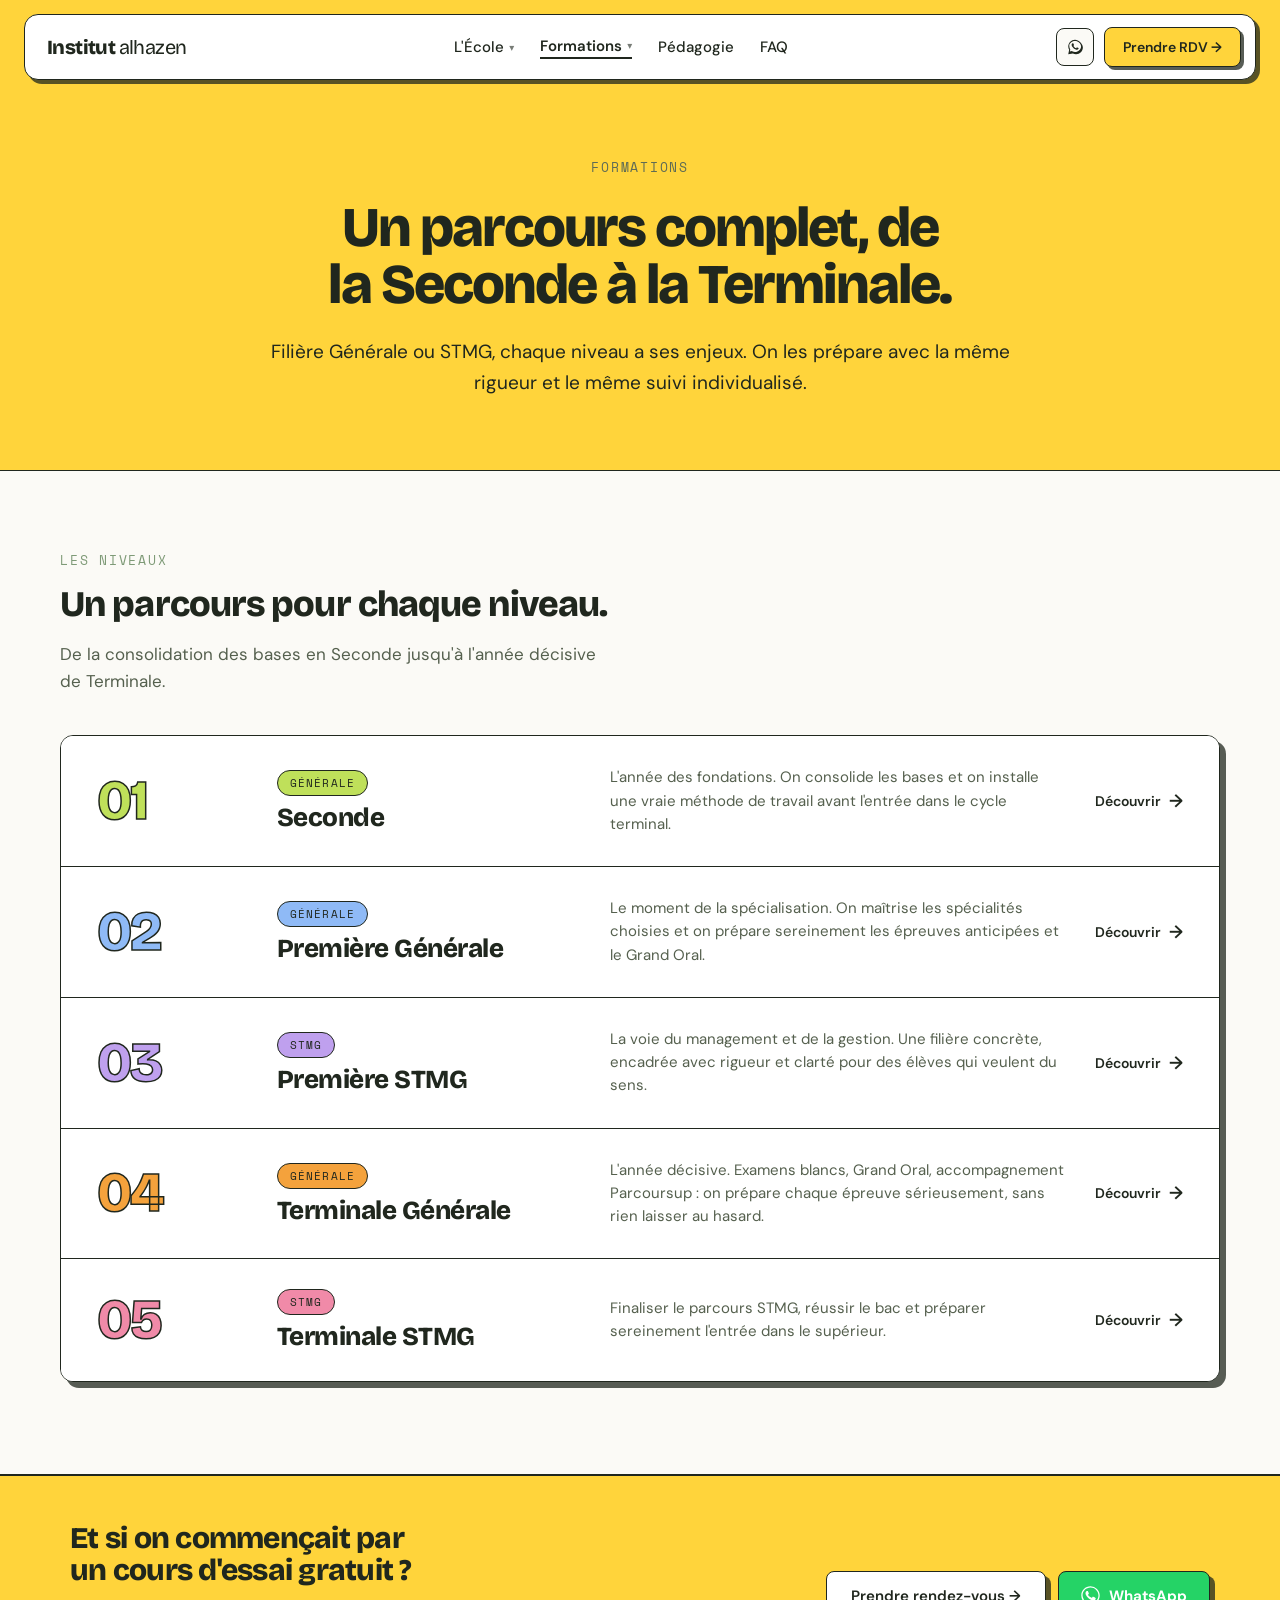
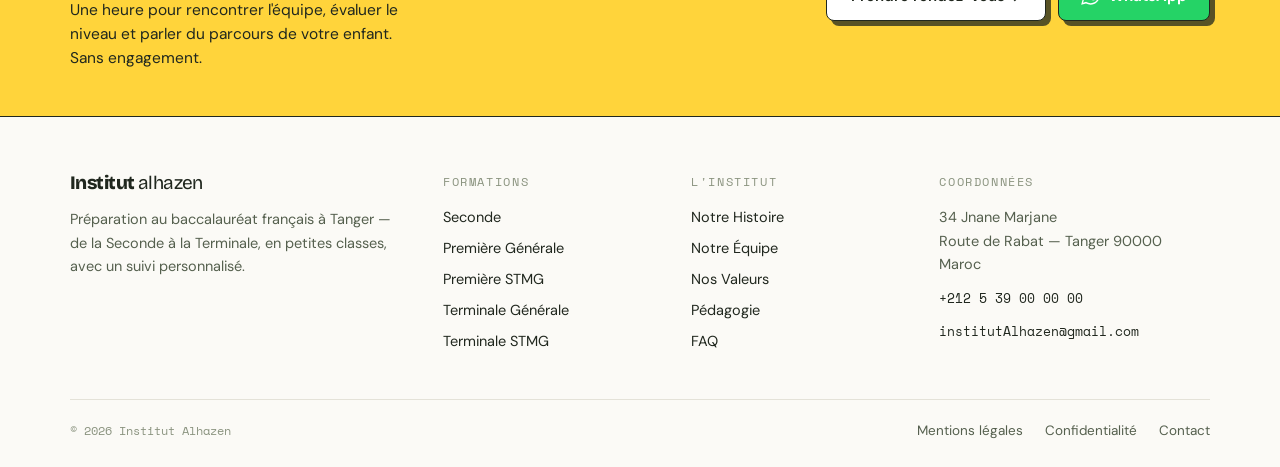
<file: formations.html>
<!DOCTYPE html>
<html lang="fr">
<head>
<meta charset="utf-8">
<meta name="viewport" content="width=device-width, initial-scale=1">
<title>Formations — Institut Alhazen</title>
<link rel="preconnect" href="https://fonts.googleapis.com">
<link rel="preconnect" href="https://fonts.gstatic.com" crossorigin>
<link href="https://fonts.googleapis.com/css2?family=Bricolage+Grotesque:opsz,wght@12..96,400;12..96,600;12..96,800&family=DM+Sans:opsz,wght@9..40,300;9..40,400;9..40,500;9..40,700&family=Space+Mono:wght@400;700&display=swap" rel="stylesheet">
<link rel="stylesheet" href="css/style.css">
<link rel="stylesheet" href="css/responsive.css">
</head>
<body>
<div style="min-height:100vh;">

  <!-- ============ HEADER ============ -->
  <div style="position:sticky;top:0;z-index:50;background:transparent;padding:14px 24px;"><header style="display:flex;align-items:center;justify-content:space-between;gap:24px;padding:12px 14px 12px 22px;background:#FFFFFF;border:1.5px solid #20271E;border-radius:14px;box-shadow:4px 4px 0 rgba(32,39,30,.75);max-width:1300px;margin:0 auto;">
    <a href="index.html" class="brand" style="display:flex;align-items:center;gap:11px;text-decoration:none;color:#20271E;">
      <span style="display:inline-flex;align-items:baseline;font-family:'Bricolage Grotesque',sans-serif;line-height:1;letter-spacing:-0.03em;font-size:20px;"><span style="font-weight:800;">Institut&nbsp;</span><span style="font-weight:400;">alhazen</span></span>
    </a>
    <nav style="display:flex;align-items:center;gap:26px;">
      <div class="navdd" style="position:relative;">
        <a href="ecole.html" class="navdd-trigger" style="display:flex;align-items:center;gap:5px;font-size:15px;font-weight:500;cursor:pointer;color:#20271E;text-decoration:none;">L'École <span class="navdd-caret" style="font-size:10px;opacity:.6;">▾</span></a>
        <div class="navdd-menu" style="position:absolute;top:100%;left:50%;transform:translateX(-50%) translateY(8px);padding-top:14px;">
          <div style="background:#FFFFFF;border:1.5px solid #20271E;border-radius:11px;box-shadow:5px 5px 0 rgba(32,39,30,.18);padding:8px;min-width:236px;display:flex;flex-direction:column;gap:2px;">
            <a href="notre-histoire.html" class="navdd-item" style="display:block;font-family:'DM Sans',sans-serif;font-size:14.5px;font-weight:500;color:#20271E;text-decoration:none;padding:9px 12px;border-radius:7px;white-space:nowrap;">Notre histoire</a>
            <a href="notre-equipe.html" class="navdd-item" style="display:block;font-family:'DM Sans',sans-serif;font-size:14.5px;font-weight:500;color:#20271E;text-decoration:none;padding:9px 12px;border-radius:7px;white-space:nowrap;">Notre équipe</a>
            <a href="nos-valeurs.html" class="navdd-item" style="display:block;font-family:'DM Sans',sans-serif;font-size:14.5px;font-weight:500;color:#20271E;text-decoration:none;padding:9px 12px;border-radius:7px;white-space:nowrap;">Nos valeurs</a>
          </div>
        </div>
      </div>
      <div class="navdd" style="position:relative;">
        <a href="formations.html" class="navdd-trigger" style="display:flex;align-items:center;gap:5px;font-size:15px;font-weight:600;cursor:pointer;color:#20271E;text-decoration:none;border-bottom:2px solid #20271E;padding-bottom:1px;">Formations <span class="navdd-caret" style="font-size:10px;opacity:.6;">▾</span></a>
        <div class="navdd-menu" style="position:absolute;top:100%;left:50%;transform:translateX(-50%) translateY(8px);padding-top:14px;">
          <div style="background:#FFFFFF;border:1.5px solid #20271E;border-radius:11px;box-shadow:5px 5px 0 rgba(32,39,30,.18);padding:8px;min-width:236px;display:flex;flex-direction:column;gap:2px;">
            <a href="formation.html" class="navdd-item" style="display:block;font-family:'DM Sans',sans-serif;font-size:14.5px;font-weight:500;color:#20271E;text-decoration:none;padding:9px 12px;border-radius:7px;white-space:nowrap;">Seconde</a>
            <a href="formation.html" class="navdd-item" style="display:block;font-family:'DM Sans',sans-serif;font-size:14.5px;font-weight:500;color:#20271E;text-decoration:none;padding:9px 12px;border-radius:7px;white-space:nowrap;">Première</a>
            <a href="formation.html" class="navdd-item" style="display:block;font-family:'DM Sans',sans-serif;font-size:14.5px;font-weight:500;color:#20271E;text-decoration:none;padding:9px 12px;border-radius:7px;white-space:nowrap;">Terminale</a>
            <a href="formations.html" class="navdd-item" style="display:block;font-family:'DM Sans',sans-serif;font-size:14.5px;font-weight:500;color:#20271E;text-decoration:none;padding:9px 12px;border-radius:7px;white-space:nowrap;">Toutes les formations</a>
          </div>
        </div>
      </div>
      <a href="pedagogie.html" style="display:flex;align-items:center;gap:5px;font-size:15px;font-weight:500;cursor:pointer;color:#20271E;text-decoration:none;">Pédagogie</a>
      <a href="faq.html" style="font-size:15px;font-weight:500;cursor:pointer;color:#20271E;text-decoration:none;">FAQ</a>
    </nav>
    <div style="display:flex;align-items:center;gap:10px;">
        <a href="https://wa.me/212539000000" target="_blank" rel="noopener" class="ghost-ico" title="WhatsApp" aria-label="WhatsApp" style="display:inline-flex;align-items:center;justify-content:center;width:38px;height:38px;background:#FBFAF6;border:1.5px solid #20271E;border-radius:8px;cursor:pointer;text-decoration:none;"><svg width="18" height="18" viewBox="0 0 32 32" fill="#20271E" aria-hidden="true"><path d="M16 3C9.4 3 4 8.4 4 15c0 2.1.6 4.2 1.6 6L4 29l8.2-1.6c1.7.9 3.6 1.4 5.6 1.4h.2c6.6 0 12-5.4 12-12S22.6 3 16 3zm0 21.8c-1.8 0-3.5-.5-5-1.4l-.4-.2-3.7.7.7-3.6-.2-.4c-1-1.6-1.5-3.4-1.5-5.3C5.2 9.9 10 5.2 16 5.2S26.8 9.9 26.8 15 22 24.8 16 24.8z"/><path d="M22.1 17.7c-.3-.2-1.9-.9-2.2-1-.3-.1-.5-.2-.7.2-.2.3-.8 1-.9 1.1-.2.2-.3.2-.6.1-.3-.2-1.4-.5-2.6-1.6-.9-.8-1.6-1.8-1.8-2.2-.2-.3 0-.5.1-.6.1-.1.3-.3.4-.5.1-.2.2-.3.3-.5.1-.2 0-.4 0-.5-.1-.2-.7-1.7-1-2.3-.2-.6-.5-.5-.7-.5h-.6c-.2 0-.5.1-.8.4-.3.3-1 1-1 2.5s1.1 2.9 1.2 3.1c.2.2 2.2 3.3 5.3 4.7.7.3 1.3.5 1.7.6.7.2 1.4.2 1.9.1.6-.1 1.9-.8 2.1-1.5.3-.7.3-1.4.2-1.5-.1-.1-.3-.2-.6-.3z"/></svg></a>
        <a class="btn-press" href="contact.html" style="font-family:'DM Sans',sans-serif;font-size:14px;font-weight:600;color:#20271E;background:#FFD43B;border:1.5px solid #20271E;border-radius:8px;padding:10px 18px;--s:3px;box-shadow:3px 3px 0 rgba(32,39,30,.75);cursor:pointer;text-decoration:none;">Prendre RDV &rarr;</a>
      </div>
  </header></div>

  <!-- ============ HERO ============ -->
  <section class="form-hero-section" style="padding:161px 28px 72px;margin-top:-97px;background:#FFD43B;border-bottom:1.5px solid #20271E;">
    <div data-reveal style="max-width:880px;margin:0 auto;text-align:center;">
      <div style="font-family:'Space Mono',monospace;font-size:12.5px;text-transform:uppercase;letter-spacing:0.14em;color:#5E6B55;margin-bottom:22px;">Formations</div>
      <h1 class="rsp-h1 form-hero-h1" style="font-family:'Bricolage Grotesque',sans-serif;font-weight:800;font-size:56px;line-height:1.02;letter-spacing:-0.035em;margin:0 auto;max-width:18ch;text-wrap:balance;">Un parcours complet, de la Seconde à la Terminale.</h1>
      <p style="font-family:'DM Sans',sans-serif;font-weight:400;font-size:19px;line-height:1.6;color:#20271E;max-width:62ch;margin:24px auto 0;text-wrap:pretty;">Filière Générale ou STMG, chaque niveau a ses enjeux. On les prépare avec la même rigueur et le même suivi individualisé.</p>
    </div>
  </section>

  <!-- ============ GRILLE 5 NIVEAUX ============ -->
  <section class="form-niveaux-section" style="padding:80px 28px 92px;background:#FBFAF6;border-bottom:1.5px solid #20271E;">
    <div style="max-width:1160px;margin:0 auto;">
      <div data-reveal style="max-width:640px;margin-bottom:40px;">
        <div style="font-family:'Space Mono',monospace;font-size:12.5px;text-transform:uppercase;letter-spacing:0.14em;color:#7E9A77;margin-bottom:16px;">Les niveaux</div>
        <h2 class="rsp-h2" style="font-family:'Bricolage Grotesque',sans-serif;font-weight:800;font-size:36px;line-height:1.08;letter-spacing:-0.025em;margin:0;text-wrap:balance;">Un parcours pour chaque niveau.</h2>
        <p style="font-family:'DM Sans',sans-serif;font-weight:400;font-size:17px;line-height:1.6;color:#55604E;margin:16px 0 0;text-wrap:pretty;">De la consolidation des bases en Seconde jusqu'à l'année décisive de Terminale.</p>
      </div>

      <div style="display:flex;flex-direction:column;border:1.5px solid #20271E;border-radius:13px;background:#FFFFFF;box-shadow:6px 6px 0 rgba(32,39,30,.75);overflow:hidden;">
        <a href="formation.html" data-reveal style="text-decoration:none;color:#20271E;display:grid;grid-template-columns:150px 1fr 1.5fr auto;align-items:center;gap:30px;padding:30px 36px;border-bottom:1.5px solid #20271E;background:#FFFFFF;" class="form-niveau-row">
          <span style="display:flex;align-items:center;gap:14px;"><span style="font-family:'Bricolage Grotesque',sans-serif;font-weight:800;font-size:56px;line-height:1;letter-spacing:-0.04em;color:#BFE05A;-webkit-text-stroke:1.5px #20271E;">01</span></span>
          <span style="display:flex;flex-direction:column;gap:8px;">
            <span style="display:inline-flex;align-items:center;gap:8px;width:max-content;font-family:'Space Mono',monospace;font-size:11px;text-transform:uppercase;letter-spacing:0.1em;color:#20271E;background:#BFE05A;border:1.5px solid #20271E;border-radius:999px;padding:4px 12px;">Générale</span>
            <span style="font-family:'Bricolage Grotesque',sans-serif;font-weight:800;font-size:26px;line-height:1.05;letter-spacing:-0.02em;">Seconde</span>
          </span>
          <span class="form-niveau-tagline" style="font-family:'DM Sans',sans-serif;font-size:15px;line-height:1.55;color:#55604E;max-width:48ch;">L'année des fondations. On consolide les bases et on installe une vraie méthode de travail avant l'entrée dans le cycle terminal.</span>
          <span class="form-niveau-cta" style="display:flex;align-items:center;gap:8px;font-family:'DM Sans',sans-serif;font-size:14px;font-weight:600;color:#20271E;white-space:nowrap;">Découvrir <span style="font-size:18px;">→</span></span>
        </a>
        <a href="formation.html" data-reveal style="text-decoration:none;color:#20271E;display:grid;grid-template-columns:150px 1fr 1.5fr auto;align-items:center;gap:30px;padding:30px 36px;border-bottom:1.5px solid #20271E;background:#FFFFFF;" class="form-niveau-row">
          <span style="display:flex;align-items:center;gap:14px;"><span style="font-family:'Bricolage Grotesque',sans-serif;font-weight:800;font-size:56px;line-height:1;letter-spacing:-0.04em;color:#8FBAF6;-webkit-text-stroke:1.5px #20271E;">02</span></span>
          <span style="display:flex;flex-direction:column;gap:8px;">
            <span style="display:inline-flex;align-items:center;gap:8px;width:max-content;font-family:'Space Mono',monospace;font-size:11px;text-transform:uppercase;letter-spacing:0.1em;color:#20271E;background:#8FBAF6;border:1.5px solid #20271E;border-radius:999px;padding:4px 12px;">Générale</span>
            <span style="font-family:'Bricolage Grotesque',sans-serif;font-weight:800;font-size:26px;line-height:1.05;letter-spacing:-0.02em;">Première Générale</span>
          </span>
          <span class="form-niveau-tagline" style="font-family:'DM Sans',sans-serif;font-size:15px;line-height:1.55;color:#55604E;max-width:48ch;">Le moment de la spécialisation. On maîtrise les spécialités choisies et on prépare sereinement les épreuves anticipées et le Grand Oral.</span>
          <span class="form-niveau-cta" style="display:flex;align-items:center;gap:8px;font-family:'DM Sans',sans-serif;font-size:14px;font-weight:600;color:#20271E;white-space:nowrap;">Découvrir <span style="font-size:18px;">→</span></span>
        </a>
        <a href="formation.html" data-reveal style="text-decoration:none;color:#20271E;display:grid;grid-template-columns:150px 1fr 1.5fr auto;align-items:center;gap:30px;padding:30px 36px;border-bottom:1.5px solid #20271E;background:#FFFFFF;" class="form-niveau-row">
          <span style="display:flex;align-items:center;gap:14px;"><span style="font-family:'Bricolage Grotesque',sans-serif;font-weight:800;font-size:56px;line-height:1;letter-spacing:-0.04em;color:#BFA0EE;-webkit-text-stroke:1.5px #20271E;">03</span></span>
          <span style="display:flex;flex-direction:column;gap:8px;">
            <span style="display:inline-flex;align-items:center;gap:8px;width:max-content;font-family:'Space Mono',monospace;font-size:11px;text-transform:uppercase;letter-spacing:0.1em;color:#20271E;background:#BFA0EE;border:1.5px solid #20271E;border-radius:999px;padding:4px 12px;">STMG</span>
            <span style="font-family:'Bricolage Grotesque',sans-serif;font-weight:800;font-size:26px;line-height:1.05;letter-spacing:-0.02em;">Première STMG</span>
          </span>
          <span class="form-niveau-tagline" style="font-family:'DM Sans',sans-serif;font-size:15px;line-height:1.55;color:#55604E;max-width:48ch;">La voie du management et de la gestion. Une filière concrète, encadrée avec rigueur et clarté pour des élèves qui veulent du sens.</span>
          <span class="form-niveau-cta" style="display:flex;align-items:center;gap:8px;font-family:'DM Sans',sans-serif;font-size:14px;font-weight:600;color:#20271E;white-space:nowrap;">Découvrir <span style="font-size:18px;">→</span></span>
        </a>
        <a href="formation.html" data-reveal style="text-decoration:none;color:#20271E;display:grid;grid-template-columns:150px 1fr 1.5fr auto;align-items:center;gap:30px;padding:30px 36px;border-bottom:1.5px solid #20271E;background:#FFFFFF;" class="form-niveau-row">
          <span style="display:flex;align-items:center;gap:14px;"><span style="font-family:'Bricolage Grotesque',sans-serif;font-weight:800;font-size:56px;line-height:1;letter-spacing:-0.04em;color:#F4A23C;-webkit-text-stroke:1.5px #20271E;">04</span></span>
          <span style="display:flex;flex-direction:column;gap:8px;">
            <span style="display:inline-flex;align-items:center;gap:8px;width:max-content;font-family:'Space Mono',monospace;font-size:11px;text-transform:uppercase;letter-spacing:0.1em;color:#20271E;background:#F4A23C;border:1.5px solid #20271E;border-radius:999px;padding:4px 12px;">Générale</span>
            <span style="font-family:'Bricolage Grotesque',sans-serif;font-weight:800;font-size:26px;line-height:1.05;letter-spacing:-0.02em;">Terminale Générale</span>
          </span>
          <span class="form-niveau-tagline" style="font-family:'DM Sans',sans-serif;font-size:15px;line-height:1.55;color:#55604E;max-width:48ch;">L'année décisive. Examens blancs, Grand Oral, accompagnement Parcoursup : on prépare chaque épreuve sérieusement, sans rien laisser au hasard.</span>
          <span class="form-niveau-cta" style="display:flex;align-items:center;gap:8px;font-family:'DM Sans',sans-serif;font-size:14px;font-weight:600;color:#20271E;white-space:nowrap;">Découvrir <span style="font-size:18px;">→</span></span>
        </a>
        <a href="formation.html" data-reveal style="text-decoration:none;color:#20271E;display:grid;grid-template-columns:150px 1fr 1.5fr auto;align-items:center;gap:30px;padding:30px 36px;background:#FFFFFF;" class="form-niveau-row">
          <span style="display:flex;align-items:center;gap:14px;"><span style="font-family:'Bricolage Grotesque',sans-serif;font-weight:800;font-size:56px;line-height:1;letter-spacing:-0.04em;color:#F08AA8;-webkit-text-stroke:1.5px #20271E;">05</span></span>
          <span style="display:flex;flex-direction:column;gap:8px;">
            <span style="display:inline-flex;align-items:center;gap:8px;width:max-content;font-family:'Space Mono',monospace;font-size:11px;text-transform:uppercase;letter-spacing:0.1em;color:#20271E;background:#F08AA8;border:1.5px solid #20271E;border-radius:999px;padding:4px 12px;">STMG</span>
            <span style="font-family:'Bricolage Grotesque',sans-serif;font-weight:800;font-size:26px;line-height:1.05;letter-spacing:-0.02em;">Terminale STMG</span>
          </span>
          <span class="form-niveau-tagline" style="font-family:'DM Sans',sans-serif;font-size:15px;line-height:1.55;color:#55604E;max-width:48ch;">Finaliser le parcours STMG, réussir le bac et préparer sereinement l'entrée dans le supérieur.</span>
          <span class="form-niveau-cta" style="display:flex;align-items:center;gap:8px;font-family:'DM Sans',sans-serif;font-size:14px;font-weight:600;color:#20271E;white-space:nowrap;">Découvrir <span style="font-size:18px;">→</span></span>
        </a>
      </div>
    </div>
  </section>

  <!-- ============ FOOTER ============ -->
  <footer style="border-top:1.5px solid #20271E;background:#FBFAF6;">
    <div style="background:#FFD43B;border-bottom:1.5px solid #20271E;padding:46px 28px;">
      <div style="max-width:1140px;margin:0 auto;display:flex;align-items:center;justify-content:space-between;gap:32px;flex-wrap:wrap;">
        <div style="max-width:32ch;">
          <h2 style="font-family:'Bricolage Grotesque',sans-serif;font-weight:800;font-size:30px;line-height:1.08;letter-spacing:-0.025em;color:#20271E;margin:0;text-wrap:balance;">Et si on commen&ccedil;ait par un cours d'essai gratuit&nbsp;?</h2>
          <p style="font-family:'DM Sans',sans-serif;font-size:15.5px;line-height:1.55;color:#20271E;margin:12px 0 0;text-wrap:pretty;">Une heure pour rencontrer l'&eacute;quipe, &eacute;valuer le niveau et parler du parcours de votre enfant. Sans engagement.</p>
        </div>
        <div style="display:flex;gap:12px;flex-wrap:wrap;">
          <a href="contact.html" class="btn-press" style="display:inline-flex;align-items:center;gap:8px;font-family:'DM Sans',sans-serif;font-size:15px;font-weight:600;color:#20271E;background:#FFFFFF;border:1.5px solid #20271E;border-radius:8px;padding:14px 24px;--s:5px;box-shadow:5px 5px 0 rgba(32,39,30,.75);text-decoration:none;white-space:nowrap;">Prendre rendez-vous &rarr;</a>
          <a href="https://wa.me/212539000000" target="_blank" rel="noopener" class="btn-press" style="display:inline-flex;align-items:center;gap:9px;font-family:'DM Sans',sans-serif;font-size:15px;font-weight:700;color:#FFFFFF;background:#25D366;border:1.5px solid #20271E;border-radius:8px;padding:14px 22px;--s:5px;box-shadow:5px 5px 0 rgba(32,39,30,.75);text-decoration:none;white-space:nowrap;"><svg viewBox="0 0 32 32" style="width:19px;height:19px;fill:#FFFFFF;"><path d="M16 .4C7.4.4.5 7.3.5 15.9c0 2.8.7 5.4 2 7.8L.3 31.6l8.1-2.1c2.3 1.2 4.9 2 7.6 2h.01c8.6 0 15.5-7 15.5-15.6 0-4.2-1.6-8.1-4.6-11A15.4 15.4 0 0 0 16 .4zm0 28.5h-.01c-2.4 0-4.8-.7-6.9-1.9l-.5-.3-5.1 1.3 1.4-5-.3-.5a12.9 12.9 0 0 1-2-6.9C2.5 8.8 8.6 2.7 16 2.7c3.6 0 6.9 1.4 9.5 3.9 2.5 2.5 3.9 5.9 3.9 9.4 0 7.2-6 13-13.4 13zm7.4-9.7c-.4-.2-2.4-1.2-2.7-1.3-.4-.1-.7-.2-.9.2-.3.4-1 1.3-1.3 1.6-.2.3-.5.3-.9.1-.4-.2-1.7-.6-3.3-2-1.2-1.1-2-2.4-2.3-2.8-.2-.4 0-.6.2-.8.2-.2.4-.5.6-.7.2-.2.3-.4.4-.7.1-.3.1-.5 0-.7-.1-.2-.9-2.2-1.3-3-.3-.8-.7-.7-.9-.7h-.8c-.3 0-.7.1-1.1.5-.4.4-1.5 1.4-1.5 3.5s1.5 4.1 1.7 4.3c.2.3 3 4.6 7.3 6.4 1 .4 1.8.7 2.4.9 1 .3 1.9.3 2.7.2.8-.1 2.4-1 2.8-2 .3-1 .3-1.8.2-2-.1-.2-.4-.3-.8-.5z"></path></svg>WhatsApp</a>
        </div>
      </div>
    </div>
    <div style="padding:56px 28px 28px;">
    <div class="rsp-grid-footer" style="max-width:1140px;margin:0 auto;display:grid;grid-template-columns:1.6fr 1fr 1fr 1.3fr;gap:40px;">
      <div>
        <div style="display:flex;align-items:center;gap:10px;margin-bottom:16px;">
          <span style="display:inline-flex;align-items:baseline;font-family:'Bricolage Grotesque',sans-serif;line-height:1;letter-spacing:-0.03em;font-size:19px;"><span style="font-weight:800;">Institut&nbsp;</span><span style="font-weight:400;">alhazen</span></span>
        </div>
        <p style="font-family:'DM Sans',sans-serif;font-weight:400;font-size:14.5px;line-height:1.6;color:#55604E;margin:0;max-width:34ch;">Préparation au baccalauréat français à Tanger — de la Seconde à la Terminale, en petites classes, avec un suivi personnalisé.</p>
      </div>
      <div>
        <div style="font-family:'Space Mono',monospace;font-size:11.5px;text-transform:uppercase;letter-spacing:0.14em;color:#8A937F;margin-bottom:16px;">Formations</div>
        <ul style="list-style:none;margin:0;padding:0;display:flex;flex-direction:column;gap:10px;">
          <li><a href="formation.html" style="font-family:'DM Sans',sans-serif;font-size:14.5px;color:#20271E;text-decoration:none;">Seconde</a></li>
          <li><a href="formation.html" style="font-family:'DM Sans',sans-serif;font-size:14.5px;color:#20271E;text-decoration:none;">Première Générale</a></li>
          <li><a href="formation.html" style="font-family:'DM Sans',sans-serif;font-size:14.5px;color:#20271E;text-decoration:none;">Première STMG</a></li>
          <li><a href="formation.html" style="font-family:'DM Sans',sans-serif;font-size:14.5px;color:#20271E;text-decoration:none;">Terminale Générale</a></li>
          <li><a href="formation.html" style="font-family:'DM Sans',sans-serif;font-size:14.5px;color:#20271E;text-decoration:none;">Terminale STMG</a></li>
        </ul>
      </div>
      <div>
        <div style="font-family:'Space Mono',monospace;font-size:11.5px;text-transform:uppercase;letter-spacing:0.14em;color:#8A937F;margin-bottom:16px;">L'Institut</div>
        <ul style="list-style:none;margin:0;padding:0;display:flex;flex-direction:column;gap:10px;">
          <li><a href="notre-histoire.html" style="font-family:'DM Sans',sans-serif;font-size:14.5px;color:#20271E;text-decoration:none;">Notre Histoire</a></li>
          <li><a href="notre-equipe.html" style="font-family:'DM Sans',sans-serif;font-size:14.5px;color:#20271E;text-decoration:none;">Notre Équipe</a></li>
          <li><a href="nos-valeurs.html" style="font-family:'DM Sans',sans-serif;font-size:14.5px;color:#20271E;text-decoration:none;">Nos Valeurs</a></li>
          <li><a href="pedagogie.html" style="font-family:'DM Sans',sans-serif;font-size:14.5px;color:#20271E;text-decoration:none;">Pédagogie</a></li>
          <li><a href="faq.html" style="font-family:'DM Sans',sans-serif;font-size:14.5px;color:#20271E;text-decoration:none;">FAQ</a></li>
        </ul>
      </div>
      <div>
        <div style="font-family:'Space Mono',monospace;font-size:11.5px;text-transform:uppercase;letter-spacing:0.14em;color:#8A937F;margin-bottom:16px;">Coordonnées</div>
        <div style="font-family:'DM Sans',sans-serif;font-size:14.5px;line-height:1.6;color:#55604E;display:flex;flex-direction:column;gap:12px;">
          <span>34 Jnane Marjane<br>Route de Rabat — Tanger 90000<br>Maroc</span>
          <span style="font-family:'Space Mono',monospace;font-size:13px;color:#20271E;">+212 5 39 00 00 00</span>
          <span style="font-family:'Space Mono',monospace;font-size:13px;color:#20271E;">institutAlhazen&#8203;@gmail.com</span>
        </div>
      </div>
    </div>
    <div class="rsp-footer-bottom" style="max-width:1140px;margin:48px auto 0;padding-top:22px;border-top:1px solid #E4E2D8;display:flex;justify-content:space-between;flex-wrap:wrap;gap:14px;">
      <span style="font-family:'Space Mono',monospace;font-size:12px;color:#8A937F;">© 2026 Institut Alhazen</span>
      <div style="display:flex;gap:22px;">
        <a href="#" style="font-family:'DM Sans',sans-serif;font-size:13.5px;color:#55604E;text-decoration:none;">Mentions légales</a>
        <a href="#" style="font-family:'DM Sans',sans-serif;font-size:13.5px;color:#55604E;text-decoration:none;">Confidentialité</a>
        <a href="contact.html" style="font-family:'DM Sans',sans-serif;font-size:13.5px;color:#55604E;text-decoration:none;">Contact</a>
      </div>
    </div>
  </div></footer>

</div>
<script src="js/reveal.js"></script>
<script src="js/nav-mobile.js"></script>
</body>
</html>
</file>
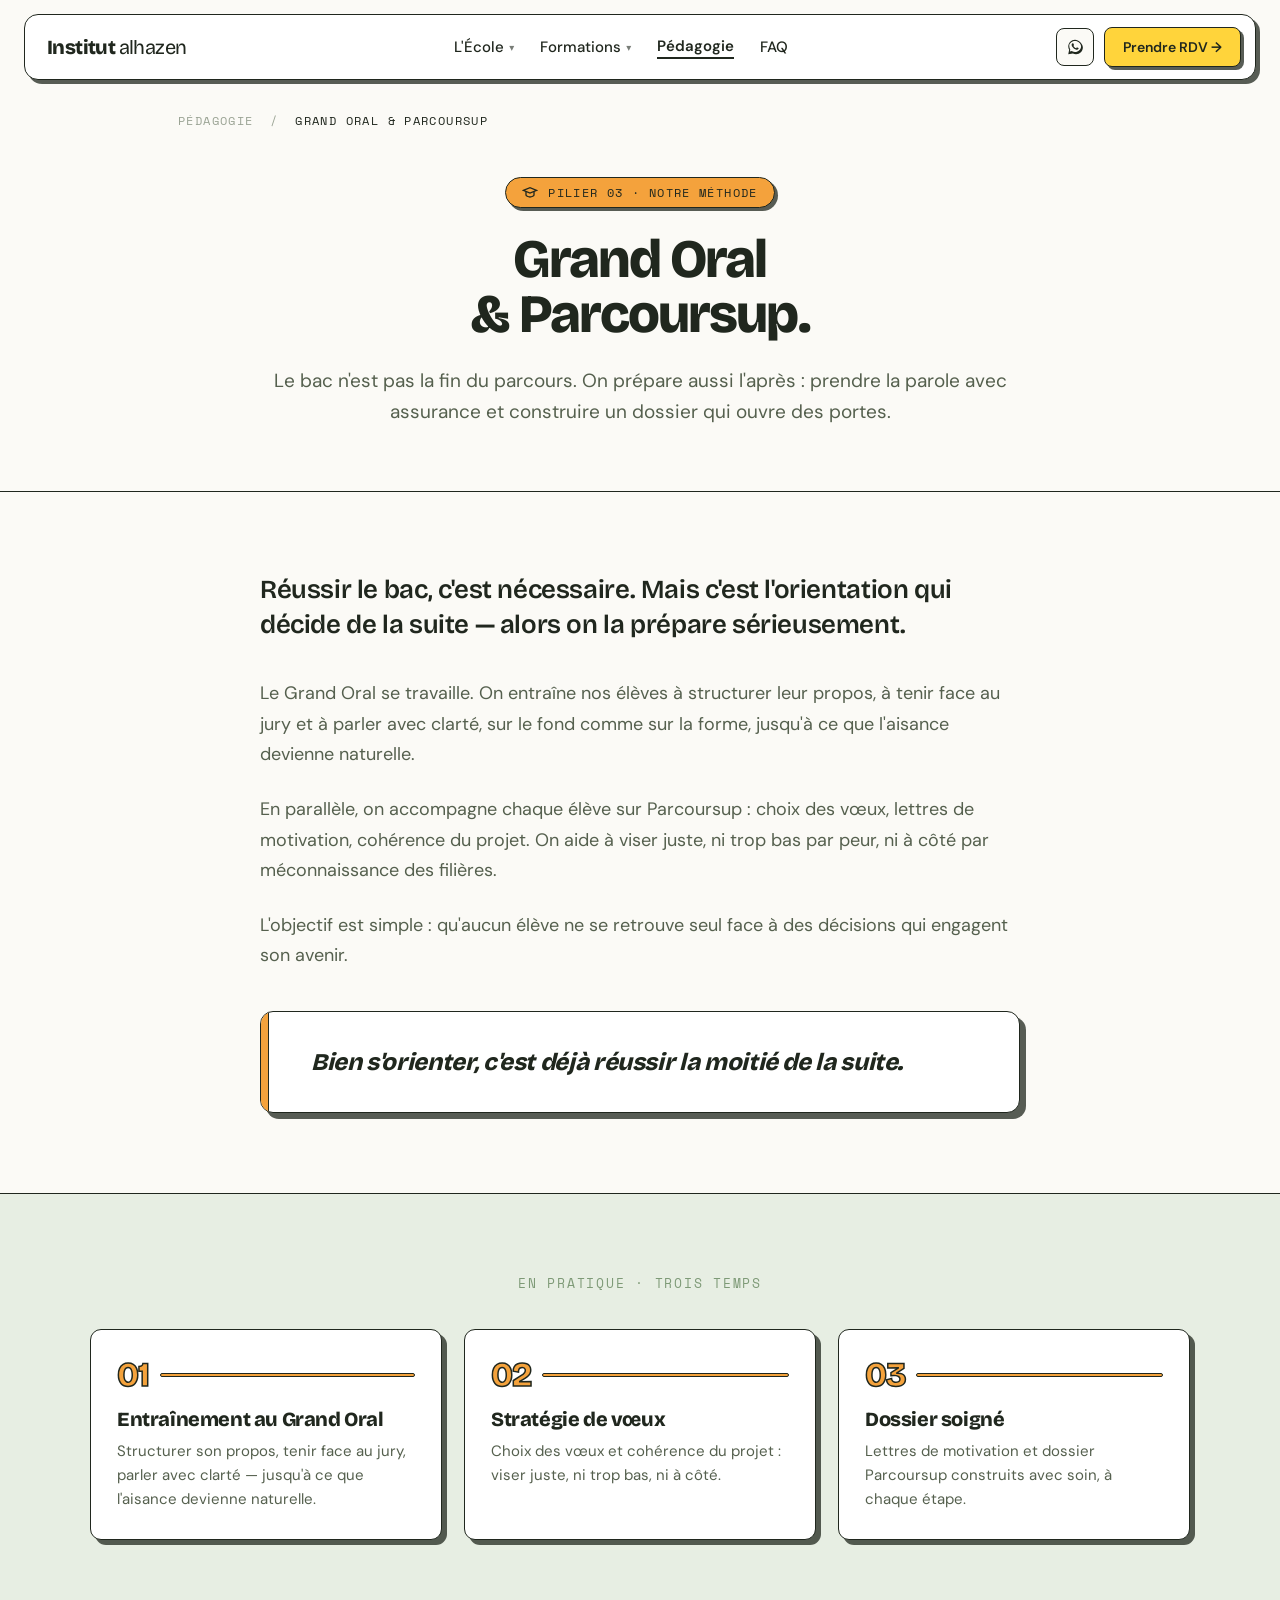
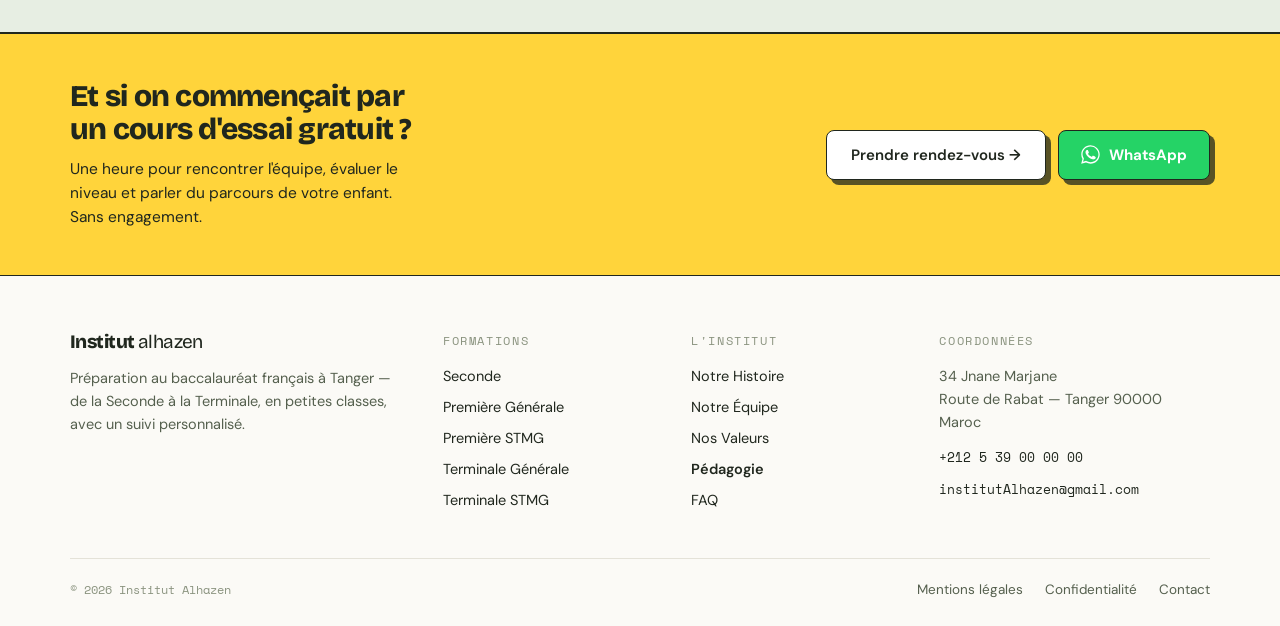
<file: grand-oral.html>
<!DOCTYPE html>
<html lang="fr">
<head>
<meta charset="utf-8">
<meta name="viewport" content="width=device-width, initial-scale=1">
<title>Grand Oral & Parcoursup — Institut Alhazen</title>
<link rel="preconnect" href="https://fonts.googleapis.com">
<link rel="preconnect" href="https://fonts.gstatic.com" crossorigin>
<link href="https://fonts.googleapis.com/css2?family=Bricolage+Grotesque:opsz,wght@12..96,400;12..96,600;12..96,800&family=DM+Sans:opsz,wght@9..40,300;9..40,400;9..40,500;9..40,700&family=Space+Mono:wght@400;700&display=swap" rel="stylesheet">
<link rel="stylesheet" href="css/style.css">
<link rel="stylesheet" href="css/responsive.css">
</head>
<body>
<div style="min-height:100vh;">

  <!-- ============ HEADER ============ -->
  <div style="position:sticky;top:0;z-index:50;background:transparent;padding:14px 24px;"><header style="display:flex;align-items:center;justify-content:space-between;gap:24px;padding:12px 14px 12px 22px;background:#FFFFFF;border:1.5px solid #20271E;border-radius:14px;box-shadow:4px 4px 0 rgba(32,39,30,.75);max-width:1300px;margin:0 auto;">
    <a href="index.html" class="brand" style="display:flex;align-items:center;gap:11px;text-decoration:none;color:#20271E;">
      <span style="display:inline-flex;align-items:baseline;font-family:'Bricolage Grotesque',sans-serif;line-height:1;letter-spacing:-0.03em;font-size:20px;"><span style="font-weight:800;">Institut&nbsp;</span><span style="font-weight:400;">alhazen</span></span>
    </a>
    <nav style="display:flex;align-items:center;gap:26px;">
      <div class="navdd" style="position:relative;">
        <a href="ecole.html" class="navdd-trigger" style="display:flex;align-items:center;gap:5px;font-size:15px;font-weight:500;cursor:pointer;color:#20271E;text-decoration:none;">L'École <span class="navdd-caret" style="font-size:10px;opacity:.6;">▾</span></a>
        <div class="navdd-menu" style="position:absolute;top:100%;left:50%;transform:translateX(-50%) translateY(8px);padding-top:14px;">
          <div style="background:#FFFFFF;border:1.5px solid #20271E;border-radius:11px;box-shadow:5px 5px 0 rgba(32,39,30,.18);padding:8px;min-width:236px;display:flex;flex-direction:column;gap:2px;">
            <a href="notre-histoire.html" class="navdd-item" style="display:block;font-family:'DM Sans',sans-serif;font-size:14.5px;font-weight:500;color:#20271E;text-decoration:none;padding:9px 12px;border-radius:7px;white-space:nowrap;">Notre histoire</a>
            <a href="notre-equipe.html" class="navdd-item" style="display:block;font-family:'DM Sans',sans-serif;font-size:14.5px;font-weight:500;color:#20271E;text-decoration:none;padding:9px 12px;border-radius:7px;white-space:nowrap;">Notre équipe</a>
            <a href="nos-valeurs.html" class="navdd-item" style="display:block;font-family:'DM Sans',sans-serif;font-size:14.5px;font-weight:500;color:#20271E;text-decoration:none;padding:9px 12px;border-radius:7px;white-space:nowrap;">Nos valeurs</a>
          </div>
        </div>
      </div>
      <div class="navdd" style="position:relative;">
        <a href="formations.html" class="navdd-trigger" style="display:flex;align-items:center;gap:5px;font-size:15px;font-weight:500;cursor:pointer;color:#20271E;text-decoration:none;">Formations <span class="navdd-caret" style="font-size:10px;opacity:.6;">▾</span></a>
        <div class="navdd-menu" style="position:absolute;top:100%;left:50%;transform:translateX(-50%) translateY(8px);padding-top:14px;">
          <div style="background:#FFFFFF;border:1.5px solid #20271E;border-radius:11px;box-shadow:5px 5px 0 rgba(32,39,30,.18);padding:8px;min-width:236px;display:flex;flex-direction:column;gap:2px;">
            <a href="formation.html" class="navdd-item" style="display:block;font-family:'DM Sans',sans-serif;font-size:14.5px;font-weight:500;color:#20271E;text-decoration:none;padding:9px 12px;border-radius:7px;white-space:nowrap;">Seconde</a>
            <a href="formation.html" class="navdd-item" style="display:block;font-family:'DM Sans',sans-serif;font-size:14.5px;font-weight:500;color:#20271E;text-decoration:none;padding:9px 12px;border-radius:7px;white-space:nowrap;">Première</a>
            <a href="formation.html" class="navdd-item" style="display:block;font-family:'DM Sans',sans-serif;font-size:14.5px;font-weight:500;color:#20271E;text-decoration:none;padding:9px 12px;border-radius:7px;white-space:nowrap;">Terminale</a>
            <a href="formations.html" class="navdd-item" style="display:block;font-family:'DM Sans',sans-serif;font-size:14.5px;font-weight:500;color:#20271E;text-decoration:none;padding:9px 12px;border-radius:7px;white-space:nowrap;">Toutes les formations</a>
          </div>
        </div>
      </div>
      <a href="pedagogie.html" style="display:flex;align-items:center;gap:5px;font-size:15px;font-weight:600;cursor:pointer;color:#20271E;text-decoration:none;border-bottom:2px solid #20271E;padding-bottom:1px;">Pédagogie</a>
      <a href="faq.html" style="font-size:15px;font-weight:500;cursor:pointer;color:#20271E;text-decoration:none;">FAQ</a>
    </nav>
    <div style="display:flex;align-items:center;gap:10px;">
        <a href="https://wa.me/212539000000" target="_blank" rel="noopener" class="ghost-ico" title="WhatsApp" aria-label="WhatsApp" style="display:inline-flex;align-items:center;justify-content:center;width:38px;height:38px;background:#FBFAF6;border:1.5px solid #20271E;border-radius:8px;cursor:pointer;text-decoration:none;"><svg width="18" height="18" viewBox="0 0 32 32" fill="#20271E" aria-hidden="true"><path d="M16 3C9.4 3 4 8.4 4 15c0 2.1.6 4.2 1.6 6L4 29l8.2-1.6c1.7.9 3.6 1.4 5.6 1.4h.2c6.6 0 12-5.4 12-12S22.6 3 16 3zm0 21.8c-1.8 0-3.5-.5-5-1.4l-.4-.2-3.7.7.7-3.6-.2-.4c-1-1.6-1.5-3.4-1.5-5.3C5.2 9.9 10 5.2 16 5.2S26.8 9.9 26.8 15 22 24.8 16 24.8z"/><path d="M22.1 17.7c-.3-.2-1.9-.9-2.2-1-.3-.1-.5-.2-.7.2-.2.3-.8 1-.9 1.1-.2.2-.3.2-.6.1-.3-.2-1.4-.5-2.6-1.6-.9-.8-1.6-1.8-1.8-2.2-.2-.3 0-.5.1-.6.1-.1.3-.3.4-.5.1-.2.2-.3.3-.5.1-.2 0-.4 0-.5-.1-.2-.7-1.7-1-2.3-.2-.6-.5-.5-.7-.5h-.6c-.2 0-.5.1-.8.4-.3.3-1 1-1 2.5s1.1 2.9 1.2 3.1c.2.2 2.2 3.3 5.3 4.7.7.3 1.3.5 1.7.6.7.2 1.4.2 1.9.1.6-.1 1.9-.8 2.1-1.5.3-.7.3-1.4.2-1.5-.1-.1-.3-.2-.6-.3z"/></svg></a>
        <a class="btn-press" href="contact.html" style="font-family:'DM Sans',sans-serif;font-size:14px;font-weight:600;color:#20271E;background:#FFD43B;border:1.5px solid #20271E;border-radius:8px;padding:10px 18px;--s:3px;box-shadow:3px 3px 0 rgba(32,39,30,.75);cursor:pointer;text-decoration:none;">Prendre RDV &rarr;</a>
      </div>
  </header></div>

  <!-- fil d'ariane -->
  <div style="padding:115px 28px 0;margin-top:-97px;max-width:980px;margin-left:auto;margin-right:auto;width:100%;">
    <div style="font-family:'Space Mono',monospace;font-size:11.5px;text-transform:uppercase;letter-spacing:0.12em;color:#9AA394;">
      <a href="pedagogie.html" style="color:#9AA394;text-decoration:none;">Pédagogie</a> &nbsp;/&nbsp; <span style="color:#20271E;">Grand Oral &amp; Parcoursup</span>
    </div>
  </div>

  <!-- ============ HERO ============ -->
  <section style="padding:48px 28px 64px;background:#FBFAF6;border-bottom:1.5px solid #20271E;">
    <div style="max-width:900px;margin:0 auto;text-align:center;">
      <div style="display:inline-flex;align-items:center;gap:10px;font-family:'Space Mono',monospace;font-size:11.5px;text-transform:uppercase;letter-spacing:0.12em;color:#20271E;background:#F4A23C;border:1.5px solid #20271E;border-radius:999px;padding:6px 16px;--s:3px;box-shadow:3px 3px 0 rgba(32,39,30,.75);margin-bottom:24px;">
        <span style="display:inline-flex;color:#20271E;"><svg viewBox="0 0 24 24" style="width:16px;height:16px;fill:none;stroke:currentColor;stroke-width:2;"><path d="M2 8l10-4 10 4-10 4z"/><path d="M6 10v5c0 1 3 3 6 3s6-2 6-3v-5"/></svg></span>
        Pilier 03 · Notre méthode
      </div>
      <h1 class="rsp-h1" style="font-family:'Bricolage Grotesque',sans-serif;font-weight:800;font-size:54px;line-height:1.02;letter-spacing:-0.035em;margin:0 auto;max-width:16ch;text-wrap:balance;">Grand Oral &amp; Parcoursup.</h1>
      <p style="font-family:'DM Sans',sans-serif;font-weight:400;font-size:19px;line-height:1.6;color:#55604E;max-width:60ch;margin:24px auto 0;text-wrap:pretty;">Le bac n'est pas la fin du parcours. On prépare aussi l'après : prendre la parole avec assurance et construire un dossier qui ouvre des portes.</p>
    </div>
  </section>

  <!-- ============ RÉCIT ============ -->
  <section style="padding:80px 28px;background:#FBFAF6;border-bottom:1.5px solid #20271E;">
    <div style="max-width:760px;margin:0 auto;">
      <p class="rsp-blockquote" style="font-family:'Bricolage Grotesque',sans-serif;font-weight:600;font-size:26px;line-height:1.35;letter-spacing:-0.015em;color:#20271E;margin:0 0 36px;text-wrap:pretty;">Réussir le bac, c'est nécessaire. Mais c'est l'orientation qui décide de la suite — alors on la prépare sérieusement.</p>

      <p style="font-family:'DM Sans',sans-serif;font-size:18px;line-height:1.7;color:#55604E;margin:0 0 24px;text-wrap:pretty;">Le Grand Oral se travaille. On entraîne nos élèves à structurer leur propos, à tenir face au jury et à parler avec clarté, sur le fond comme sur la forme, jusqu'à ce que l'aisance devienne naturelle.</p>
      <p style="font-family:'DM Sans',sans-serif;font-size:18px;line-height:1.7;color:#55604E;margin:0 0 24px;text-wrap:pretty;">En parallèle, on accompagne chaque élève sur Parcoursup : choix des vœux, lettres de motivation, cohérence du projet. On aide à viser juste, ni trop bas par peur, ni à côté par méconnaissance des filières.</p>
      <p style="font-family:'DM Sans',sans-serif;font-size:18px;line-height:1.7;color:#55604E;margin:0 0 40px;text-wrap:pretty;">L'objectif est simple : qu'aucun élève ne se retrouve seul face à des décisions qui engagent son avenir.</p>

      <div class="rsp-card-lg" style="position:relative;background:#FFFFFF;border:1.5px solid #20271E;border-radius:13px;box-shadow:6px 6px 0 rgba(32,39,30,.75);padding:34px 36px;overflow:hidden;">
        <span style="position:absolute;top:0;left:0;width:8px;height:100%;background:#F4A23C;border-right:1.5px solid #20271E;"></span>
        <span style="font-family:'Bricolage Grotesque',sans-serif;font-weight:800;font-style:italic;font-size:24px;line-height:1.35;letter-spacing:-0.015em;color:#20271E;display:block;padding-left:14px;text-wrap:pretty;">Bien s'orienter, c'est déjà réussir la moitié de la suite.</span>
      </div>
    </div>
  </section>

  <!-- ============ 3 FEATURES ============ -->
  <section style="padding:80px 28px 92px;background:#E7EEE3;border-bottom:1.5px solid #20271E;">
    <div style="max-width:1100px;margin:0 auto;">
      <div style="font-family:'Space Mono',monospace;font-size:12.5px;text-transform:uppercase;letter-spacing:0.14em;color:#7E9A77;margin-bottom:36px;text-align:center;">En pratique · trois temps</div>
      <div class="rsp-grid-3" style="display:grid;grid-template-columns:repeat(3,1fr);gap:22px;">
        <div class="rsp-card" style="background:#FFFFFF;border:1.5px solid #20271E;border-radius:11px;--s:5px;box-shadow:5px 5px 0 rgba(32,39,30,.75);padding:28px 26px;">
          <div style="display:flex;align-items:center;gap:12px;margin-bottom:16px;">
            <span style="font-family:'Bricolage Grotesque',sans-serif;font-weight:800;font-size:34px;line-height:1;letter-spacing:-0.04em;color:#F4A23C;-webkit-text-stroke:1.5px #20271E;">01</span>
            <span style="height:4px;flex:1;background:#F4A23C;border:1.5px solid #20271E;border-radius:999px;"></span>
          </div>
          <h3 style="font-family:'Bricolage Grotesque',sans-serif;font-weight:800;font-size:20px;line-height:1.15;letter-spacing:-0.02em;margin:0 0 8px;">Entraînement au Grand Oral</h3>
          <p style="font-family:'DM Sans',sans-serif;font-size:15px;line-height:1.6;color:#55604E;margin:0;">Structurer son propos, tenir face au jury, parler avec clarté — jusqu'à ce que l'aisance devienne naturelle.</p>
        </div>
        <div class="rsp-card" style="background:#FFFFFF;border:1.5px solid #20271E;border-radius:11px;--s:5px;box-shadow:5px 5px 0 rgba(32,39,30,.75);padding:28px 26px;">
          <div style="display:flex;align-items:center;gap:12px;margin-bottom:16px;">
            <span style="font-family:'Bricolage Grotesque',sans-serif;font-weight:800;font-size:34px;line-height:1;letter-spacing:-0.04em;color:#F4A23C;-webkit-text-stroke:1.5px #20271E;">02</span>
            <span style="height:4px;flex:1;background:#F4A23C;border:1.5px solid #20271E;border-radius:999px;"></span>
          </div>
          <h3 style="font-family:'Bricolage Grotesque',sans-serif;font-weight:800;font-size:20px;line-height:1.15;letter-spacing:-0.02em;margin:0 0 8px;">Stratégie de vœux</h3>
          <p style="font-family:'DM Sans',sans-serif;font-size:15px;line-height:1.6;color:#55604E;margin:0;">Choix des vœux et cohérence du projet : viser juste, ni trop bas, ni à côté.</p>
        </div>
        <div class="rsp-card" style="background:#FFFFFF;border:1.5px solid #20271E;border-radius:11px;--s:5px;box-shadow:5px 5px 0 rgba(32,39,30,.75);padding:28px 26px;">
          <div style="display:flex;align-items:center;gap:12px;margin-bottom:16px;">
            <span style="font-family:'Bricolage Grotesque',sans-serif;font-weight:800;font-size:34px;line-height:1;letter-spacing:-0.04em;color:#F4A23C;-webkit-text-stroke:1.5px #20271E;">03</span>
            <span style="height:4px;flex:1;background:#F4A23C;border:1.5px solid #20271E;border-radius:999px;"></span>
          </div>
          <h3 style="font-family:'Bricolage Grotesque',sans-serif;font-weight:800;font-size:20px;line-height:1.15;letter-spacing:-0.02em;margin:0 0 8px;">Dossier soigné</h3>
          <p style="font-family:'DM Sans',sans-serif;font-size:15px;line-height:1.6;color:#55604E;margin:0;">Lettres de motivation et dossier Parcoursup construits avec soin, à chaque étape.</p>
        </div>
      </div>
    </div>
  </section>

  <!-- ============ FOOTER ============ -->
  <footer style="border-top:1.5px solid #20271E;background:#FBFAF6;">
    <div style="background:#FFD43B;border-bottom:1.5px solid #20271E;padding:46px 28px;">
      <div style="max-width:1140px;margin:0 auto;display:flex;align-items:center;justify-content:space-between;gap:32px;flex-wrap:wrap;">
        <div style="max-width:32ch;">
          <h2 style="font-family:'Bricolage Grotesque',sans-serif;font-weight:800;font-size:30px;line-height:1.08;letter-spacing:-0.025em;color:#20271E;margin:0;text-wrap:balance;">Et si on commen&ccedil;ait par un cours d'essai gratuit&nbsp;?</h2>
          <p style="font-family:'DM Sans',sans-serif;font-size:15.5px;line-height:1.55;color:#20271E;margin:12px 0 0;text-wrap:pretty;">Une heure pour rencontrer l'&eacute;quipe, &eacute;valuer le niveau et parler du parcours de votre enfant. Sans engagement.</p>
        </div>
        <div style="display:flex;gap:12px;flex-wrap:wrap;">
          <a href="contact.html" class="btn-press" style="display:inline-flex;align-items:center;gap:8px;font-family:'DM Sans',sans-serif;font-size:15px;font-weight:600;color:#20271E;background:#FFFFFF;border:1.5px solid #20271E;border-radius:8px;padding:14px 24px;--s:5px;box-shadow:5px 5px 0 rgba(32,39,30,.75);text-decoration:none;white-space:nowrap;">Prendre rendez-vous &rarr;</a>
          <a href="https://wa.me/212539000000" target="_blank" rel="noopener" class="btn-press" style="display:inline-flex;align-items:center;gap:9px;font-family:'DM Sans',sans-serif;font-size:15px;font-weight:700;color:#FFFFFF;background:#25D366;border:1.5px solid #20271E;border-radius:8px;padding:14px 22px;--s:5px;box-shadow:5px 5px 0 rgba(32,39,30,.75);text-decoration:none;white-space:nowrap;"><svg viewBox="0 0 32 32" style="width:19px;height:19px;fill:#FFFFFF;"><path d="M16 .4C7.4.4.5 7.3.5 15.9c0 2.8.7 5.4 2 7.8L.3 31.6l8.1-2.1c2.3 1.2 4.9 2 7.6 2h.01c8.6 0 15.5-7 15.5-15.6 0-4.2-1.6-8.1-4.6-11A15.4 15.4 0 0 0 16 .4zm0 28.5h-.01c-2.4 0-4.8-.7-6.9-1.9l-.5-.3-5.1 1.3 1.4-5-.3-.5a12.9 12.9 0 0 1-2-6.9C2.5 8.8 8.6 2.7 16 2.7c3.6 0 6.9 1.4 9.5 3.9 2.5 2.5 3.9 5.9 3.9 9.4 0 7.2-6 13-13.4 13zm7.4-9.7c-.4-.2-2.4-1.2-2.7-1.3-.4-.1-.7-.2-.9.2-.3.4-1 1.3-1.3 1.6-.2.3-.5.3-.9.1-.4-.2-1.7-.6-3.3-2-1.2-1.1-2-2.4-2.3-2.8-.2-.4 0-.6.2-.8.2-.2.4-.5.6-.7.2-.2.3-.4.4-.7.1-.3.1-.5 0-.7-.1-.2-.9-2.2-1.3-3-.3-.8-.7-.7-.9-.7h-.8c-.3 0-.7.1-1.1.5-.4.4-1.5 1.4-1.5 3.5s1.5 4.1 1.7 4.3c.2.3 3 4.6 7.3 6.4 1 .4 1.8.7 2.4.9 1 .3 1.9.3 2.7.2.8-.1 2.4-1 2.8-2 .3-1 .3-1.8.2-2-.1-.2-.4-.3-.8-.5z"></path></svg>WhatsApp</a>
        </div>
      </div>
    </div>
    <div style="padding:56px 28px 28px;">
    <div class="rsp-grid-footer" style="max-width:1140px;margin:0 auto;display:grid;grid-template-columns:1.6fr 1fr 1fr 1.3fr;gap:40px;">
      <div>
        <div style="display:flex;align-items:center;gap:10px;margin-bottom:16px;">
          <span style="display:inline-flex;align-items:baseline;font-family:'Bricolage Grotesque',sans-serif;line-height:1;letter-spacing:-0.03em;font-size:19px;"><span style="font-weight:800;">Institut&nbsp;</span><span style="font-weight:400;">alhazen</span></span>
        </div>
        <p style="font-family:'DM Sans',sans-serif;font-weight:400;font-size:14.5px;line-height:1.6;color:#55604E;margin:0;max-width:34ch;">Préparation au baccalauréat français à Tanger — de la Seconde à la Terminale, en petites classes, avec un suivi personnalisé.</p>
      </div>
      <div>
        <div style="font-family:'Space Mono',monospace;font-size:11.5px;text-transform:uppercase;letter-spacing:0.14em;color:#8A937F;margin-bottom:16px;">Formations</div>
        <ul style="list-style:none;margin:0;padding:0;display:flex;flex-direction:column;gap:10px;">
          <li><a href="formation.html" style="font-family:'DM Sans',sans-serif;font-size:14.5px;color:#20271E;text-decoration:none;">Seconde</a></li>
          <li><a href="formation.html" style="font-family:'DM Sans',sans-serif;font-size:14.5px;color:#20271E;text-decoration:none;">Première Générale</a></li>
          <li><a href="formation.html" style="font-family:'DM Sans',sans-serif;font-size:14.5px;color:#20271E;text-decoration:none;">Première STMG</a></li>
          <li><a href="formation.html" style="font-family:'DM Sans',sans-serif;font-size:14.5px;color:#20271E;text-decoration:none;">Terminale Générale</a></li>
          <li><a href="formation.html" style="font-family:'DM Sans',sans-serif;font-size:14.5px;color:#20271E;text-decoration:none;">Terminale STMG</a></li>
        </ul>
      </div>
      <div>
        <div style="font-family:'Space Mono',monospace;font-size:11.5px;text-transform:uppercase;letter-spacing:0.14em;color:#8A937F;margin-bottom:16px;">L'Institut</div>
        <ul style="list-style:none;margin:0;padding:0;display:flex;flex-direction:column;gap:10px;">
          <li><a href="notre-histoire.html" style="font-family:'DM Sans',sans-serif;font-size:14.5px;color:#20271E;text-decoration:none;">Notre Histoire</a></li>
          <li><a href="notre-equipe.html" style="font-family:'DM Sans',sans-serif;font-size:14.5px;color:#20271E;text-decoration:none;">Notre Équipe</a></li>
          <li><a href="nos-valeurs.html" style="font-family:'DM Sans',sans-serif;font-size:14.5px;color:#20271E;text-decoration:none;">Nos Valeurs</a></li>
          <li><a href="pedagogie.html" style="font-family:'DM Sans',sans-serif;font-size:14.5px;color:#20271E;text-decoration:none;font-weight:600;">Pédagogie</a></li>
          <li><a href="faq.html" style="font-family:'DM Sans',sans-serif;font-size:14.5px;color:#20271E;text-decoration:none;">FAQ</a></li>
        </ul>
      </div>
      <div>
        <div style="font-family:'Space Mono',monospace;font-size:11.5px;text-transform:uppercase;letter-spacing:0.14em;color:#8A937F;margin-bottom:16px;">Coordonnées</div>
        <div style="font-family:'DM Sans',sans-serif;font-size:14.5px;line-height:1.6;color:#55604E;display:flex;flex-direction:column;gap:12px;">
          <span>34 Jnane Marjane<br>Route de Rabat — Tanger 90000<br>Maroc</span>
          <span style="font-family:'Space Mono',monospace;font-size:13px;color:#20271E;">+212 5 39 00 00 00</span>
          <span style="font-family:'Space Mono',monospace;font-size:13px;color:#20271E;">institutAlhazen&#8203;@gmail.com</span>
        </div>
      </div>
    </div>
    <div class="rsp-footer-bottom" style="max-width:1140px;margin:48px auto 0;padding-top:22px;border-top:1px solid #E4E2D8;display:flex;justify-content:space-between;flex-wrap:wrap;gap:14px;">
      <span style="font-family:'Space Mono',monospace;font-size:12px;color:#8A937F;">© 2026 Institut Alhazen</span>
      <div style="display:flex;gap:22px;">
        <a href="#" style="font-family:'DM Sans',sans-serif;font-size:13.5px;color:#55604E;text-decoration:none;">Mentions légales</a>
        <a href="#" style="font-family:'DM Sans',sans-serif;font-size:13.5px;color:#55604E;text-decoration:none;">Confidentialité</a>
        <a href="contact.html" style="font-family:'DM Sans',sans-serif;font-size:13.5px;color:#55604E;text-decoration:none;">Contact</a>
      </div>
    </div>
  </div></footer>

</div>
<script src="js/nav-mobile.js"></script>
</body>
</html>
</file>
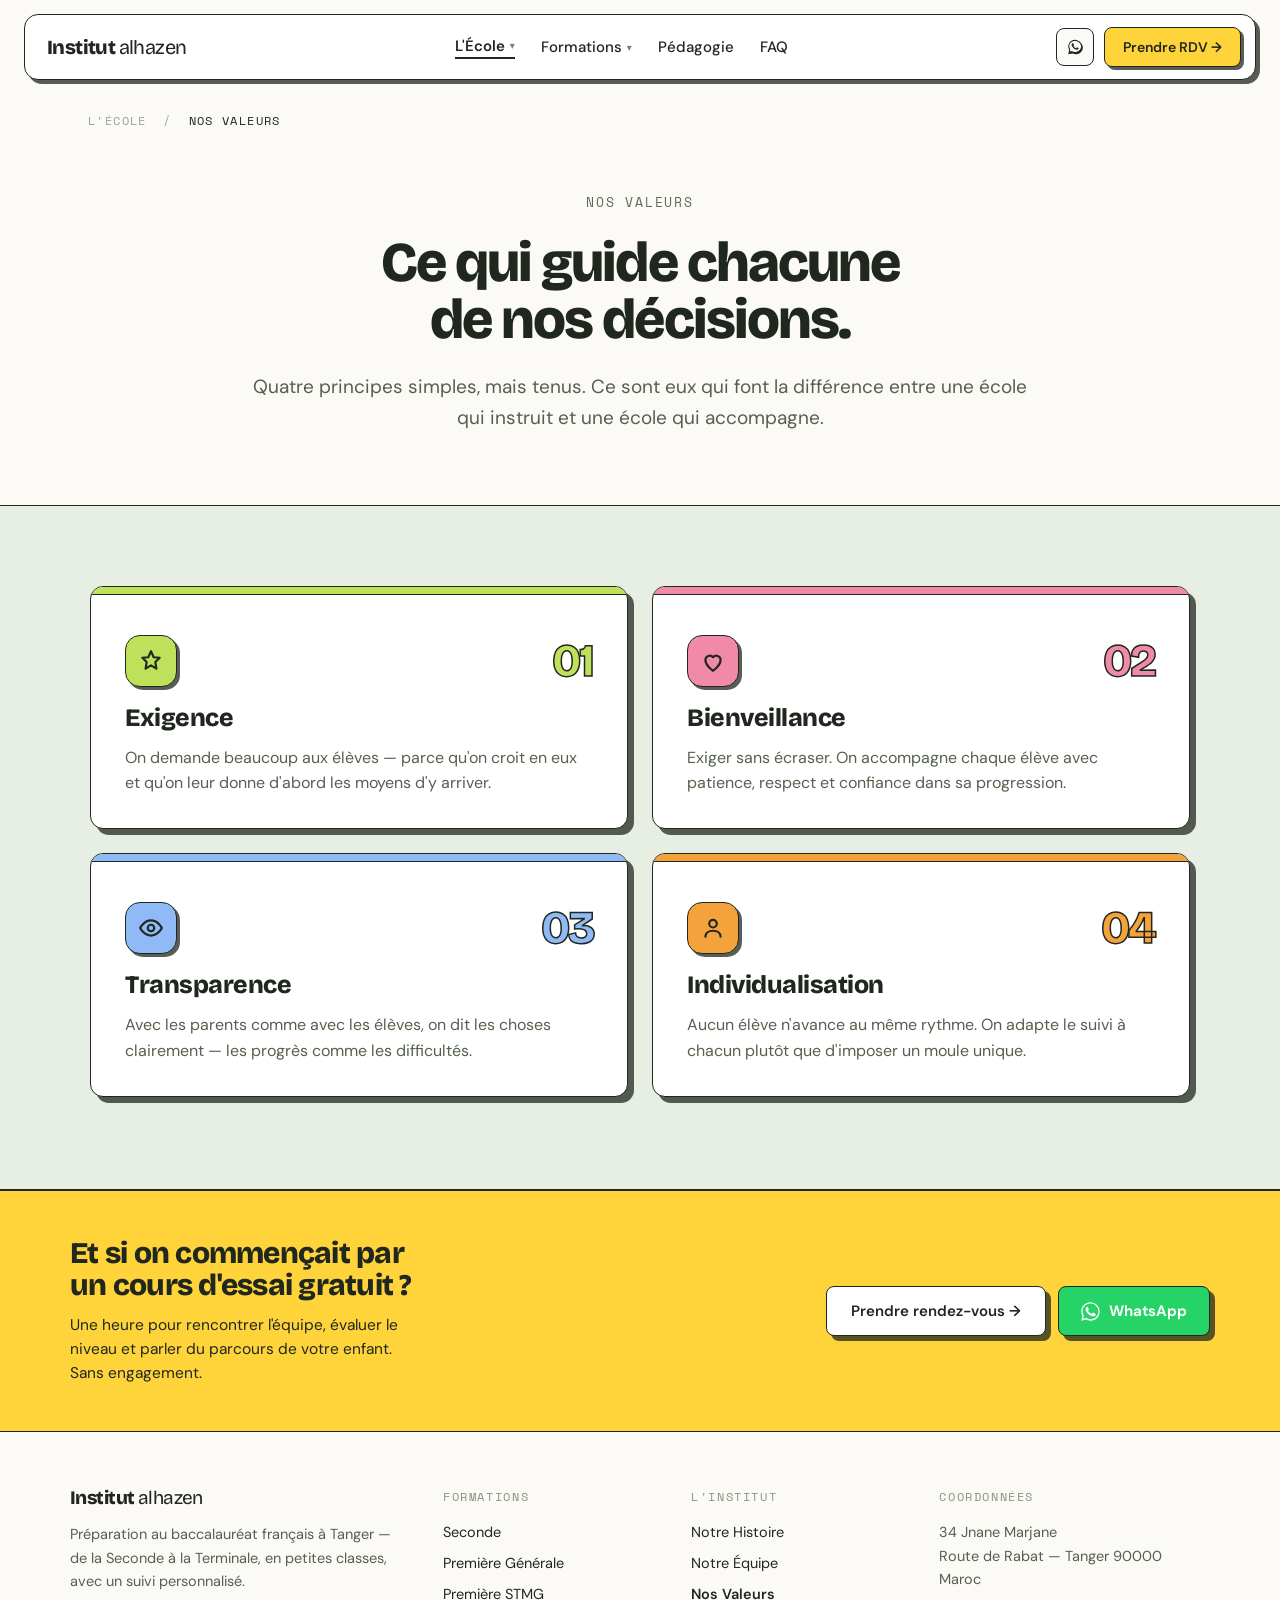
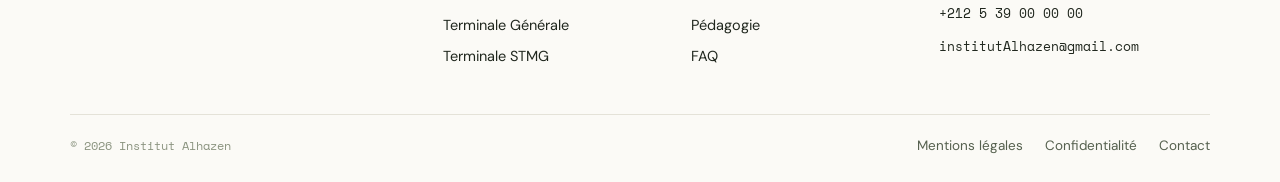
<file: nos-valeurs.html>
<!DOCTYPE html>
<html lang="fr">
<head>
<meta charset="utf-8">
<meta name="viewport" content="width=device-width, initial-scale=1">
<title>Nos Valeurs — Institut Alhazen</title>
<link rel="preconnect" href="https://fonts.googleapis.com">
<link rel="preconnect" href="https://fonts.gstatic.com" crossorigin>
<link href="https://fonts.googleapis.com/css2?family=Bricolage+Grotesque:opsz,wght@12..96,400;12..96,600;12..96,800&family=DM+Sans:opsz,wght@9..40,300;9..40,400;9..40,500;9..40,700&family=Space+Mono:wght@400;700&display=swap" rel="stylesheet">
<link rel="stylesheet" href="css/style.css">
<link rel="stylesheet" href="css/responsive.css">
</head>
<body>
<div style="min-height:100vh;">

  <!-- ============ HEADER ============ -->
  <div style="position:sticky;top:0;z-index:50;background:transparent;padding:14px 24px;"><header style="display:flex;align-items:center;justify-content:space-between;gap:24px;padding:12px 14px 12px 22px;background:#FFFFFF;border:1.5px solid #20271E;border-radius:14px;box-shadow:4px 4px 0 rgba(32,39,30,.75);max-width:1300px;margin:0 auto;">
    <a href="index.html" class="brand" style="display:flex;align-items:center;gap:11px;text-decoration:none;color:#20271E;">
      <span style="display:inline-flex;align-items:baseline;font-family:'Bricolage Grotesque',sans-serif;line-height:1;letter-spacing:-0.03em;font-size:20px;"><span style="font-weight:800;">Institut&nbsp;</span><span style="font-weight:400;">alhazen</span></span>
    </a>
    <nav style="display:flex;align-items:center;gap:26px;">
      <div class="navdd" style="position:relative;">
        <a href="ecole.html" class="navdd-trigger" style="display:flex;align-items:center;gap:5px;font-size:15px;font-weight:600;cursor:pointer;color:#20271E;text-decoration:none;border-bottom:2px solid #20271E;padding-bottom:1px;">L'École <span class="navdd-caret" style="font-size:10px;opacity:.6;">▾</span></a>
        <div class="navdd-menu" style="position:absolute;top:100%;left:50%;transform:translateX(-50%) translateY(8px);padding-top:14px;">
          <div style="background:#FFFFFF;border:1.5px solid #20271E;border-radius:11px;box-shadow:5px 5px 0 rgba(32,39,30,.18);padding:8px;min-width:236px;display:flex;flex-direction:column;gap:2px;">
            <a href="notre-histoire.html" class="navdd-item" style="display:block;font-family:'DM Sans',sans-serif;font-size:14.5px;font-weight:500;color:#20271E;text-decoration:none;padding:9px 12px;border-radius:7px;white-space:nowrap;">Notre histoire</a>
            <a href="notre-equipe.html" class="navdd-item" style="display:block;font-family:'DM Sans',sans-serif;font-size:14.5px;font-weight:500;color:#20271E;text-decoration:none;padding:9px 12px;border-radius:7px;white-space:nowrap;">Notre équipe</a>
            <a href="nos-valeurs.html" class="navdd-item" style="display:block;font-family:'DM Sans',sans-serif;font-size:14.5px;font-weight:500;color:#20271E;text-decoration:none;padding:9px 12px;border-radius:7px;white-space:nowrap;">Nos valeurs</a>
          </div>
        </div>
      </div>
      <div class="navdd" style="position:relative;">
        <a href="formations.html" class="navdd-trigger" style="display:flex;align-items:center;gap:5px;font-size:15px;font-weight:500;cursor:pointer;color:#20271E;text-decoration:none;">Formations <span class="navdd-caret" style="font-size:10px;opacity:.6;">▾</span></a>
        <div class="navdd-menu" style="position:absolute;top:100%;left:50%;transform:translateX(-50%) translateY(8px);padding-top:14px;">
          <div style="background:#FFFFFF;border:1.5px solid #20271E;border-radius:11px;box-shadow:5px 5px 0 rgba(32,39,30,.18);padding:8px;min-width:236px;display:flex;flex-direction:column;gap:2px;">
            <a href="formation.html" class="navdd-item" style="display:block;font-family:'DM Sans',sans-serif;font-size:14.5px;font-weight:500;color:#20271E;text-decoration:none;padding:9px 12px;border-radius:7px;white-space:nowrap;">Seconde</a>
            <a href="formation.html" class="navdd-item" style="display:block;font-family:'DM Sans',sans-serif;font-size:14.5px;font-weight:500;color:#20271E;text-decoration:none;padding:9px 12px;border-radius:7px;white-space:nowrap;">Première</a>
            <a href="formation.html" class="navdd-item" style="display:block;font-family:'DM Sans',sans-serif;font-size:14.5px;font-weight:500;color:#20271E;text-decoration:none;padding:9px 12px;border-radius:7px;white-space:nowrap;">Terminale</a>
            <a href="formations.html" class="navdd-item" style="display:block;font-family:'DM Sans',sans-serif;font-size:14.5px;font-weight:500;color:#20271E;text-decoration:none;padding:9px 12px;border-radius:7px;white-space:nowrap;">Toutes les formations</a>
          </div>
        </div>
      </div>
      <a href="pedagogie.html" style="display:flex;align-items:center;gap:5px;font-size:15px;font-weight:500;cursor:pointer;color:#20271E;text-decoration:none;">Pédagogie</a>
      <a href="faq.html" style="font-size:15px;font-weight:500;cursor:pointer;color:#20271E;text-decoration:none;">FAQ</a>
    </nav>
    <div style="display:flex;align-items:center;gap:10px;">
        <a href="https://wa.me/212539000000" target="_blank" rel="noopener" class="ghost-ico" title="WhatsApp" aria-label="WhatsApp" style="display:inline-flex;align-items:center;justify-content:center;width:38px;height:38px;background:#FBFAF6;border:1.5px solid #20271E;border-radius:8px;cursor:pointer;text-decoration:none;"><svg width="18" height="18" viewBox="0 0 32 32" fill="#20271E" aria-hidden="true"><path d="M16 3C9.4 3 4 8.4 4 15c0 2.1.6 4.2 1.6 6L4 29l8.2-1.6c1.7.9 3.6 1.4 5.6 1.4h.2c6.6 0 12-5.4 12-12S22.6 3 16 3zm0 21.8c-1.8 0-3.5-.5-5-1.4l-.4-.2-3.7.7.7-3.6-.2-.4c-1-1.6-1.5-3.4-1.5-5.3C5.2 9.9 10 5.2 16 5.2S26.8 9.9 26.8 15 22 24.8 16 24.8z"/><path d="M22.1 17.7c-.3-.2-1.9-.9-2.2-1-.3-.1-.5-.2-.7.2-.2.3-.8 1-.9 1.1-.2.2-.3.2-.6.1-.3-.2-1.4-.5-2.6-1.6-.9-.8-1.6-1.8-1.8-2.2-.2-.3 0-.5.1-.6.1-.1.3-.3.4-.5.1-.2.2-.3.3-.5.1-.2 0-.4 0-.5-.1-.2-.7-1.7-1-2.3-.2-.6-.5-.5-.7-.5h-.6c-.2 0-.5.1-.8.4-.3.3-1 1-1 2.5s1.1 2.9 1.2 3.1c.2.2 2.2 3.3 5.3 4.7.7.3 1.3.5 1.7.6.7.2 1.4.2 1.9.1.6-.1 1.9-.8 2.1-1.5.3-.7.3-1.4.2-1.5-.1-.1-.3-.2-.6-.3z"/></svg></a>
        <a class="btn-press" href="contact.html" style="font-family:'DM Sans',sans-serif;font-size:14px;font-weight:600;color:#20271E;background:#FFD43B;border:1.5px solid #20271E;border-radius:8px;padding:10px 18px;--s:3px;box-shadow:3px 3px 0 rgba(32,39,30,.75);cursor:pointer;text-decoration:none;">Prendre RDV &rarr;</a>
      </div>
  </header></div>

  <!-- fil d'ariane -->
  <div style="padding:115px 28px 0;margin-top:-97px;max-width:1160px;margin-left:auto;margin-right:auto;width:100%;">
    <div style="font-family:'Space Mono',monospace;font-size:11.5px;text-transform:uppercase;letter-spacing:0.12em;color:#9AA394;">
      <a href="ecole.html" style="color:#9AA394;text-decoration:none;">L'École</a> &nbsp;/&nbsp; <span style="color:#20271E;">Nos Valeurs</span>
    </div>
  </div>

  <!-- ============ HERO ============ -->
  <section class="val-hero-section" style="padding:64px 28px 72px;background:#FBFAF6;border-bottom:1.5px solid #20271E;">
    <div style="max-width:840px;margin:0 auto;text-align:center;">
      <div style="font-family:'Space Mono',monospace;font-size:12.5px;text-transform:uppercase;letter-spacing:0.14em;color:#5E6B55;margin-bottom:22px;">Nos Valeurs</div>
      <h1 class="rsp-h1 val-hero-h1" style="font-family:'Bricolage Grotesque',sans-serif;font-weight:800;font-size:56px;line-height:1.02;letter-spacing:-0.035em;margin:0 auto;max-width:18ch;text-wrap:balance;">Ce qui guide chacune de nos décisions.</h1>
      <p style="font-family:'DM Sans',sans-serif;font-weight:400;font-size:19px;line-height:1.6;color:#55604E;max-width:60ch;margin:24px auto 0;text-wrap:pretty;">Quatre principes simples, mais tenus. Ce sont eux qui font la différence entre une école qui instruit et une école qui accompagne.</p>
    </div>
  </section>

  <!-- ============ GRILLE 4 VALEURS ============ -->
  <section class="val-grille-section" style="padding:80px 28px 92px;background:#E7EEE3;border-bottom:1.5px solid #20271E;">
    <div class="rsp-grid-2 val-grid" style="max-width:1100px;margin:0 auto;display:grid;grid-template-columns:1fr 1fr;gap:24px;">

      <div class="rsp-card-lg" style="position:relative;background:#FFFFFF;border:1.5px solid #20271E;border-radius:13px;box-shadow:6px 6px 0 rgba(32,39,30,.75);padding:34px 34px 32px;overflow:hidden;">
        <span style="position:absolute;top:0;left:0;width:100%;height:8px;background:#BFE05A;border-bottom:1.5px solid #20271E;"></span>
        <div style="display:flex;align-items:center;justify-content:space-between;gap:14px;margin:14px 0 18px;">
          <span style="display:inline-flex;align-items:center;justify-content:center;width:52px;height:52px;border-radius:15px;border:1.5px solid #20271E;background:#BFE05A;--s:3px;box-shadow:3px 3px 0 rgba(32,39,30,.75);color:#20271E;">
            <svg viewBox="0 0 24 24" style="width:26px;height:26px;fill:none;stroke:currentColor;stroke-width:2;stroke-linecap:round;stroke-linejoin:round;"><path d="M12 3l2.5 5.5L20 9l-4 4 1 6-5-3-5 3 1-6-4-4 5.5-.5z"/></svg>
          </span>
          <span style="font-family:'Bricolage Grotesque',sans-serif;font-weight:800;font-size:46px;line-height:1;letter-spacing:-0.04em;color:#BFE05A;-webkit-text-stroke:1.5px #20271E;">01</span>
        </div>
        <h3 style="font-family:'Bricolage Grotesque',sans-serif;font-weight:800;font-size:25px;line-height:1.1;letter-spacing:-0.02em;margin:0 0 12px;">Exigence</h3>
        <p style="font-family:'DM Sans',sans-serif;font-weight:400;font-size:16px;line-height:1.62;color:#55604E;margin:0;max-width:46ch;text-wrap:pretty;">On demande beaucoup aux élèves — parce qu'on croit en eux et qu'on leur donne d'abord les moyens d'y arriver.</p>
      </div>

      <div class="rsp-card-lg" style="position:relative;background:#FFFFFF;border:1.5px solid #20271E;border-radius:13px;box-shadow:6px 6px 0 rgba(32,39,30,.75);padding:34px 34px 32px;overflow:hidden;">
        <span style="position:absolute;top:0;left:0;width:100%;height:8px;background:#F08AA8;border-bottom:1.5px solid #20271E;"></span>
        <div style="display:flex;align-items:center;justify-content:space-between;gap:14px;margin:14px 0 18px;">
          <span style="display:inline-flex;align-items:center;justify-content:center;width:52px;height:52px;border-radius:15px;border:1.5px solid #20271E;background:#F08AA8;--s:3px;box-shadow:3px 3px 0 rgba(32,39,30,.75);color:#20271E;">
            <svg viewBox="0 0 24 24" style="width:26px;height:26px;fill:none;stroke:currentColor;stroke-width:2;stroke-linecap:round;stroke-linejoin:round;"><path d="M12 21s-7-4.5-7-10a4 4 0 0 1 7-2.5A4 4 0 0 1 19 11c0 5.5-7 10-7 10z"/></svg>
          </span>
          <span style="font-family:'Bricolage Grotesque',sans-serif;font-weight:800;font-size:46px;line-height:1;letter-spacing:-0.04em;color:#F08AA8;-webkit-text-stroke:1.5px #20271E;">02</span>
        </div>
        <h3 style="font-family:'Bricolage Grotesque',sans-serif;font-weight:800;font-size:25px;line-height:1.1;letter-spacing:-0.02em;margin:0 0 12px;">Bienveillance</h3>
        <p style="font-family:'DM Sans',sans-serif;font-weight:400;font-size:16px;line-height:1.62;color:#55604E;margin:0;max-width:46ch;text-wrap:pretty;">Exiger sans écraser. On accompagne chaque élève avec patience, respect et confiance dans sa progression.</p>
      </div>

      <div class="rsp-card-lg" style="position:relative;background:#FFFFFF;border:1.5px solid #20271E;border-radius:13px;box-shadow:6px 6px 0 rgba(32,39,30,.75);padding:34px 34px 32px;overflow:hidden;">
        <span style="position:absolute;top:0;left:0;width:100%;height:8px;background:#8FBAF6;border-bottom:1.5px solid #20271E;"></span>
        <div style="display:flex;align-items:center;justify-content:space-between;gap:14px;margin:14px 0 18px;">
          <span style="display:inline-flex;align-items:center;justify-content:center;width:52px;height:52px;border-radius:15px;border:1.5px solid #20271E;background:#8FBAF6;--s:3px;box-shadow:3px 3px 0 rgba(32,39,30,.75);color:#20271E;">
            <svg viewBox="0 0 24 24" style="width:26px;height:26px;fill:none;stroke:currentColor;stroke-width:2;stroke-linecap:round;stroke-linejoin:round;"><circle cx="12" cy="12" r="3"/><path d="M2 12s3.5-7 10-7 10 7 10 7-3.5 7-10 7-10-7-10-7z"/></svg>
          </span>
          <span style="font-family:'Bricolage Grotesque',sans-serif;font-weight:800;font-size:46px;line-height:1;letter-spacing:-0.04em;color:#8FBAF6;-webkit-text-stroke:1.5px #20271E;">03</span>
        </div>
        <h3 style="font-family:'Bricolage Grotesque',sans-serif;font-weight:800;font-size:25px;line-height:1.1;letter-spacing:-0.02em;margin:0 0 12px;">Transparence</h3>
        <p style="font-family:'DM Sans',sans-serif;font-weight:400;font-size:16px;line-height:1.62;color:#55604E;margin:0;max-width:46ch;text-wrap:pretty;">Avec les parents comme avec les élèves, on dit les choses clairement — les progrès comme les difficultés.</p>
      </div>

      <div class="rsp-card-lg" style="position:relative;background:#FFFFFF;border:1.5px solid #20271E;border-radius:13px;box-shadow:6px 6px 0 rgba(32,39,30,.75);padding:34px 34px 32px;overflow:hidden;">
        <span style="position:absolute;top:0;left:0;width:100%;height:8px;background:#F4A23C;border-bottom:1.5px solid #20271E;"></span>
        <div style="display:flex;align-items:center;justify-content:space-between;gap:14px;margin:14px 0 18px;">
          <span style="display:inline-flex;align-items:center;justify-content:center;width:52px;height:52px;border-radius:15px;border:1.5px solid #20271E;background:#F4A23C;--s:3px;box-shadow:3px 3px 0 rgba(32,39,30,.75);color:#20271E;">
            <svg viewBox="0 0 24 24" style="width:26px;height:26px;fill:none;stroke:currentColor;stroke-width:2;stroke-linecap:round;stroke-linejoin:round;"><circle cx="12" cy="8" r="3.5"/><path d="M5 20c0-3.5 3-5.5 7-5.5s7 2 7 5.5"/></svg>
          </span>
          <span style="font-family:'Bricolage Grotesque',sans-serif;font-weight:800;font-size:46px;line-height:1;letter-spacing:-0.04em;color:#F4A23C;-webkit-text-stroke:1.5px #20271E;">04</span>
        </div>
        <h3 style="font-family:'Bricolage Grotesque',sans-serif;font-weight:800;font-size:25px;line-height:1.1;letter-spacing:-0.02em;margin:0 0 12px;">Individualisation</h3>
        <p style="font-family:'DM Sans',sans-serif;font-weight:400;font-size:16px;line-height:1.62;color:#55604E;margin:0;max-width:46ch;text-wrap:pretty;">Aucun élève n'avance au même rythme. On adapte le suivi à chacun plutôt que d'imposer un moule unique.</p>
      </div>

    </div>
  </section>

  <!-- ============ FOOTER ============ -->
  <footer style="border-top:1.5px solid #20271E;background:#FBFAF6;">
    <div style="background:#FFD43B;border-bottom:1.5px solid #20271E;padding:46px 28px;">
      <div style="max-width:1140px;margin:0 auto;display:flex;align-items:center;justify-content:space-between;gap:32px;flex-wrap:wrap;">
        <div style="max-width:32ch;">
          <h2 style="font-family:'Bricolage Grotesque',sans-serif;font-weight:800;font-size:30px;line-height:1.08;letter-spacing:-0.025em;color:#20271E;margin:0;text-wrap:balance;">Et si on commen&ccedil;ait par un cours d'essai gratuit&nbsp;?</h2>
          <p style="font-family:'DM Sans',sans-serif;font-size:15.5px;line-height:1.55;color:#20271E;margin:12px 0 0;text-wrap:pretty;">Une heure pour rencontrer l'&eacute;quipe, &eacute;valuer le niveau et parler du parcours de votre enfant. Sans engagement.</p>
        </div>
        <div style="display:flex;gap:12px;flex-wrap:wrap;">
          <a href="contact.html" class="btn-press" style="display:inline-flex;align-items:center;gap:8px;font-family:'DM Sans',sans-serif;font-size:15px;font-weight:600;color:#20271E;background:#FFFFFF;border:1.5px solid #20271E;border-radius:8px;padding:14px 24px;--s:5px;box-shadow:5px 5px 0 rgba(32,39,30,.75);text-decoration:none;white-space:nowrap;">Prendre rendez-vous &rarr;</a>
          <a href="https://wa.me/212539000000" target="_blank" rel="noopener" class="btn-press" style="display:inline-flex;align-items:center;gap:9px;font-family:'DM Sans',sans-serif;font-size:15px;font-weight:700;color:#FFFFFF;background:#25D366;border:1.5px solid #20271E;border-radius:8px;padding:14px 22px;--s:5px;box-shadow:5px 5px 0 rgba(32,39,30,.75);text-decoration:none;white-space:nowrap;"><svg viewBox="0 0 32 32" style="width:19px;height:19px;fill:#FFFFFF;"><path d="M16 .4C7.4.4.5 7.3.5 15.9c0 2.8.7 5.4 2 7.8L.3 31.6l8.1-2.1c2.3 1.2 4.9 2 7.6 2h.01c8.6 0 15.5-7 15.5-15.6 0-4.2-1.6-8.1-4.6-11A15.4 15.4 0 0 0 16 .4zm0 28.5h-.01c-2.4 0-4.8-.7-6.9-1.9l-.5-.3-5.1 1.3 1.4-5-.3-.5a12.9 12.9 0 0 1-2-6.9C2.5 8.8 8.6 2.7 16 2.7c3.6 0 6.9 1.4 9.5 3.9 2.5 2.5 3.9 5.9 3.9 9.4 0 7.2-6 13-13.4 13zm7.4-9.7c-.4-.2-2.4-1.2-2.7-1.3-.4-.1-.7-.2-.9.2-.3.4-1 1.3-1.3 1.6-.2.3-.5.3-.9.1-.4-.2-1.7-.6-3.3-2-1.2-1.1-2-2.4-2.3-2.8-.2-.4 0-.6.2-.8.2-.2.4-.5.6-.7.2-.2.3-.4.4-.7.1-.3.1-.5 0-.7-.1-.2-.9-2.2-1.3-3-.3-.8-.7-.7-.9-.7h-.8c-.3 0-.7.1-1.1.5-.4.4-1.5 1.4-1.5 3.5s1.5 4.1 1.7 4.3c.2.3 3 4.6 7.3 6.4 1 .4 1.8.7 2.4.9 1 .3 1.9.3 2.7.2.8-.1 2.4-1 2.8-2 .3-1 .3-1.8.2-2-.1-.2-.4-.3-.8-.5z"></path></svg>WhatsApp</a>
        </div>
      </div>
    </div>
    <div style="padding:56px 28px 28px;">
    <div class="rsp-grid-footer" style="max-width:1140px;margin:0 auto;display:grid;grid-template-columns:1.6fr 1fr 1fr 1.3fr;gap:40px;">
      <div>
        <div style="display:flex;align-items:center;gap:10px;margin-bottom:16px;">
          <span style="display:inline-flex;align-items:baseline;font-family:'Bricolage Grotesque',sans-serif;line-height:1;letter-spacing:-0.03em;font-size:19px;"><span style="font-weight:800;">Institut&nbsp;</span><span style="font-weight:400;">alhazen</span></span>
        </div>
        <p style="font-family:'DM Sans',sans-serif;font-weight:400;font-size:14.5px;line-height:1.6;color:#55604E;margin:0;max-width:34ch;">Préparation au baccalauréat français à Tanger — de la Seconde à la Terminale, en petites classes, avec un suivi personnalisé.</p>
      </div>
      <div>
        <div style="font-family:'Space Mono',monospace;font-size:11.5px;text-transform:uppercase;letter-spacing:0.14em;color:#8A937F;margin-bottom:16px;">Formations</div>
        <ul style="list-style:none;margin:0;padding:0;display:flex;flex-direction:column;gap:10px;">
          <li><a href="formation.html" style="font-family:'DM Sans',sans-serif;font-size:14.5px;color:#20271E;text-decoration:none;">Seconde</a></li>
          <li><a href="formation.html" style="font-family:'DM Sans',sans-serif;font-size:14.5px;color:#20271E;text-decoration:none;">Première Générale</a></li>
          <li><a href="formation.html" style="font-family:'DM Sans',sans-serif;font-size:14.5px;color:#20271E;text-decoration:none;">Première STMG</a></li>
          <li><a href="formation.html" style="font-family:'DM Sans',sans-serif;font-size:14.5px;color:#20271E;text-decoration:none;">Terminale Générale</a></li>
          <li><a href="formation.html" style="font-family:'DM Sans',sans-serif;font-size:14.5px;color:#20271E;text-decoration:none;">Terminale STMG</a></li>
        </ul>
      </div>
      <div>
        <div style="font-family:'Space Mono',monospace;font-size:11.5px;text-transform:uppercase;letter-spacing:0.14em;color:#8A937F;margin-bottom:16px;">L'Institut</div>
        <ul style="list-style:none;margin:0;padding:0;display:flex;flex-direction:column;gap:10px;">
          <li><a href="notre-histoire.html" style="font-family:'DM Sans',sans-serif;font-size:14.5px;color:#20271E;text-decoration:none;">Notre Histoire</a></li>
          <li><a href="notre-equipe.html" style="font-family:'DM Sans',sans-serif;font-size:14.5px;color:#20271E;text-decoration:none;">Notre Équipe</a></li>
          <li><a href="nos-valeurs.html" style="font-family:'DM Sans',sans-serif;font-size:14.5px;color:#20271E;text-decoration:none;font-weight:600;">Nos Valeurs</a></li>
          <li><a href="pedagogie.html" style="font-family:'DM Sans',sans-serif;font-size:14.5px;color:#20271E;text-decoration:none;">Pédagogie</a></li>
          <li><a href="faq.html" style="font-family:'DM Sans',sans-serif;font-size:14.5px;color:#20271E;text-decoration:none;">FAQ</a></li>
        </ul>
      </div>
      <div>
        <div style="font-family:'Space Mono',monospace;font-size:11.5px;text-transform:uppercase;letter-spacing:0.14em;color:#8A937F;margin-bottom:16px;">Coordonnées</div>
        <div style="font-family:'DM Sans',sans-serif;font-size:14.5px;line-height:1.6;color:#55604E;display:flex;flex-direction:column;gap:12px;">
          <span>34 Jnane Marjane<br>Route de Rabat — Tanger 90000<br>Maroc</span>
          <span style="font-family:'Space Mono',monospace;font-size:13px;color:#20271E;">+212 5 39 00 00 00</span>
          <span style="font-family:'Space Mono',monospace;font-size:13px;color:#20271E;">institutAlhazen&#8203;@gmail.com</span>
        </div>
      </div>
    </div>
    <div class="rsp-footer-bottom" style="max-width:1140px;margin:48px auto 0;padding-top:22px;border-top:1px solid #E4E2D8;display:flex;justify-content:space-between;flex-wrap:wrap;gap:14px;">
      <span style="font-family:'Space Mono',monospace;font-size:12px;color:#8A937F;">© 2026 Institut Alhazen</span>
      <div style="display:flex;gap:22px;">
        <a href="#" style="font-family:'DM Sans',sans-serif;font-size:13.5px;color:#55604E;text-decoration:none;">Mentions légales</a>
        <a href="#" style="font-family:'DM Sans',sans-serif;font-size:13.5px;color:#55604E;text-decoration:none;">Confidentialité</a>
        <a href="contact.html" style="font-family:'DM Sans',sans-serif;font-size:13.5px;color:#55604E;text-decoration:none;">Contact</a>
      </div>
    </div>
  </div></footer>

</div>
<script src="js/nav-mobile.js"></script>
</body>
</html>
</file>
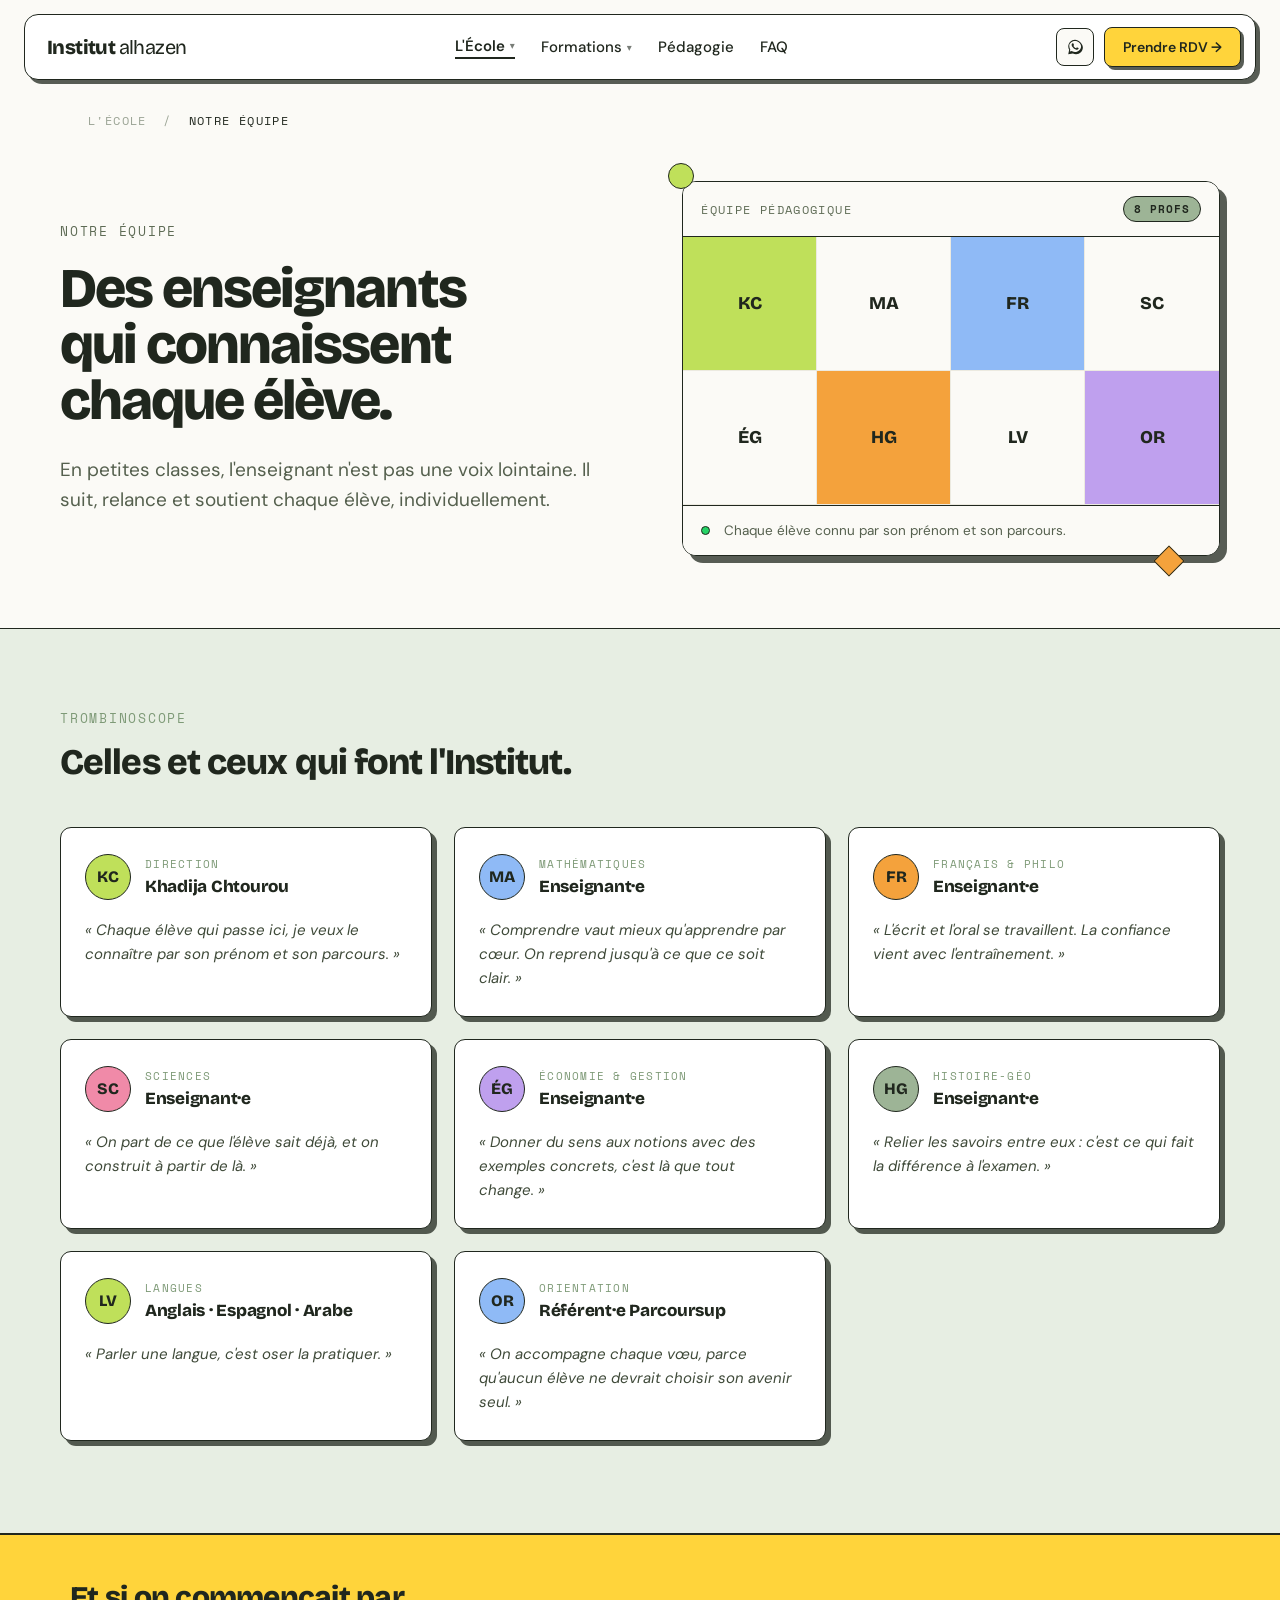
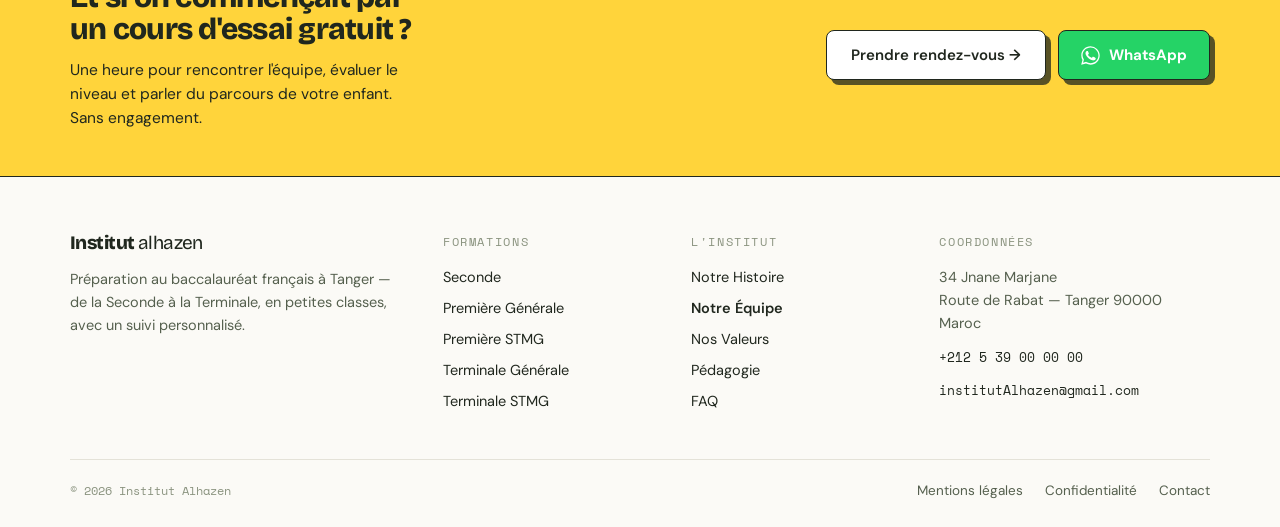
<file: notre-equipe.html>
<!DOCTYPE html>
<html lang="fr">
<head>
<meta charset="utf-8">
<meta name="viewport" content="width=device-width, initial-scale=1">
<title>Notre Équipe — Institut Alhazen</title>
<link rel="preconnect" href="https://fonts.googleapis.com">
<link rel="preconnect" href="https://fonts.gstatic.com" crossorigin>
<link href="https://fonts.googleapis.com/css2?family=Bricolage+Grotesque:opsz,wght@12..96,400;12..96,600;12..96,800&family=DM+Sans:opsz,wght@9..40,300;9..40,400;9..40,500;9..40,700&family=Space+Mono:wght@400;700&display=swap" rel="stylesheet">
<link rel="stylesheet" href="css/style.css">
<link rel="stylesheet" href="css/responsive.css">
</head>
<body>
<div style="min-height:100vh;">

  <!-- ============ HEADER ============ -->
  <div style="position:sticky;top:0;z-index:50;background:transparent;padding:14px 24px;"><header style="display:flex;align-items:center;justify-content:space-between;gap:24px;padding:12px 14px 12px 22px;background:#FFFFFF;border:1.5px solid #20271E;border-radius:14px;box-shadow:4px 4px 0 rgba(32,39,30,.75);max-width:1300px;margin:0 auto;">
    <a href="index.html" class="brand" style="display:flex;align-items:center;gap:11px;text-decoration:none;color:#20271E;">
      <span style="display:inline-flex;align-items:baseline;font-family:'Bricolage Grotesque',sans-serif;line-height:1;letter-spacing:-0.03em;font-size:20px;"><span style="font-weight:800;">Institut&nbsp;</span><span style="font-weight:400;">alhazen</span></span>
    </a>
    <nav style="display:flex;align-items:center;gap:26px;">
      <div class="navdd" style="position:relative;">
        <a href="ecole.html" class="navdd-trigger" style="display:flex;align-items:center;gap:5px;font-size:15px;font-weight:600;cursor:pointer;color:#20271E;text-decoration:none;border-bottom:2px solid #20271E;padding-bottom:1px;">L'École <span class="navdd-caret" style="font-size:10px;opacity:.6;">▾</span></a>
        <div class="navdd-menu" style="position:absolute;top:100%;left:50%;transform:translateX(-50%) translateY(8px);padding-top:14px;">
          <div style="background:#FFFFFF;border:1.5px solid #20271E;border-radius:11px;box-shadow:5px 5px 0 rgba(32,39,30,.18);padding:8px;min-width:236px;display:flex;flex-direction:column;gap:2px;">
            <a href="notre-histoire.html" class="navdd-item" style="display:block;font-family:'DM Sans',sans-serif;font-size:14.5px;font-weight:500;color:#20271E;text-decoration:none;padding:9px 12px;border-radius:7px;white-space:nowrap;">Notre histoire</a>
            <a href="notre-equipe.html" class="navdd-item" style="display:block;font-family:'DM Sans',sans-serif;font-size:14.5px;font-weight:500;color:#20271E;text-decoration:none;padding:9px 12px;border-radius:7px;white-space:nowrap;">Notre équipe</a>
            <a href="nos-valeurs.html" class="navdd-item" style="display:block;font-family:'DM Sans',sans-serif;font-size:14.5px;font-weight:500;color:#20271E;text-decoration:none;padding:9px 12px;border-radius:7px;white-space:nowrap;">Nos valeurs</a>
          </div>
        </div>
      </div>
      <div class="navdd" style="position:relative;">
        <a href="formations.html" class="navdd-trigger" style="display:flex;align-items:center;gap:5px;font-size:15px;font-weight:500;cursor:pointer;color:#20271E;text-decoration:none;">Formations <span class="navdd-caret" style="font-size:10px;opacity:.6;">▾</span></a>
        <div class="navdd-menu" style="position:absolute;top:100%;left:50%;transform:translateX(-50%) translateY(8px);padding-top:14px;">
          <div style="background:#FFFFFF;border:1.5px solid #20271E;border-radius:11px;box-shadow:5px 5px 0 rgba(32,39,30,.18);padding:8px;min-width:236px;display:flex;flex-direction:column;gap:2px;">
            <a href="formation.html" class="navdd-item" style="display:block;font-family:'DM Sans',sans-serif;font-size:14.5px;font-weight:500;color:#20271E;text-decoration:none;padding:9px 12px;border-radius:7px;white-space:nowrap;">Seconde</a>
            <a href="formation.html" class="navdd-item" style="display:block;font-family:'DM Sans',sans-serif;font-size:14.5px;font-weight:500;color:#20271E;text-decoration:none;padding:9px 12px;border-radius:7px;white-space:nowrap;">Première</a>
            <a href="formation.html" class="navdd-item" style="display:block;font-family:'DM Sans',sans-serif;font-size:14.5px;font-weight:500;color:#20271E;text-decoration:none;padding:9px 12px;border-radius:7px;white-space:nowrap;">Terminale</a>
            <a href="formations.html" class="navdd-item" style="display:block;font-family:'DM Sans',sans-serif;font-size:14.5px;font-weight:500;color:#20271E;text-decoration:none;padding:9px 12px;border-radius:7px;white-space:nowrap;">Toutes les formations</a>
          </div>
        </div>
      </div>
      <a href="pedagogie.html" style="display:flex;align-items:center;gap:5px;font-size:15px;font-weight:500;cursor:pointer;color:#20271E;text-decoration:none;">Pédagogie</a>
      <a href="faq.html" style="font-size:15px;font-weight:500;cursor:pointer;color:#20271E;text-decoration:none;">FAQ</a>
    </nav>
    <div style="display:flex;align-items:center;gap:10px;">
        <a href="https://wa.me/212539000000" target="_blank" rel="noopener" class="ghost-ico" title="WhatsApp" aria-label="WhatsApp" style="display:inline-flex;align-items:center;justify-content:center;width:38px;height:38px;background:#FBFAF6;border:1.5px solid #20271E;border-radius:8px;cursor:pointer;text-decoration:none;"><svg width="18" height="18" viewBox="0 0 32 32" fill="#20271E" aria-hidden="true"><path d="M16 3C9.4 3 4 8.4 4 15c0 2.1.6 4.2 1.6 6L4 29l8.2-1.6c1.7.9 3.6 1.4 5.6 1.4h.2c6.6 0 12-5.4 12-12S22.6 3 16 3zm0 21.8c-1.8 0-3.5-.5-5-1.4l-.4-.2-3.7.7.7-3.6-.2-.4c-1-1.6-1.5-3.4-1.5-5.3C5.2 9.9 10 5.2 16 5.2S26.8 9.9 26.8 15 22 24.8 16 24.8z"/><path d="M22.1 17.7c-.3-.2-1.9-.9-2.2-1-.3-.1-.5-.2-.7.2-.2.3-.8 1-.9 1.1-.2.2-.3.2-.6.1-.3-.2-1.4-.5-2.6-1.6-.9-.8-1.6-1.8-1.8-2.2-.2-.3 0-.5.1-.6.1-.1.3-.3.4-.5.1-.2.2-.3.3-.5.1-.2 0-.4 0-.5-.1-.2-.7-1.7-1-2.3-.2-.6-.5-.5-.7-.5h-.6c-.2 0-.5.1-.8.4-.3.3-1 1-1 2.5s1.1 2.9 1.2 3.1c.2.2 2.2 3.3 5.3 4.7.7.3 1.3.5 1.7.6.7.2 1.4.2 1.9.1.6-.1 1.9-.8 2.1-1.5.3-.7.3-1.4.2-1.5-.1-.1-.3-.2-.6-.3z"/></svg></a>
        <a class="btn-press" href="contact.html" style="font-family:'DM Sans',sans-serif;font-size:14px;font-weight:600;color:#20271E;background:#FFD43B;border:1.5px solid #20271E;border-radius:8px;padding:10px 18px;--s:3px;box-shadow:3px 3px 0 rgba(32,39,30,.75);cursor:pointer;text-decoration:none;">Prendre RDV &rarr;</a>
      </div>
  </header></div>

  <!-- fil d'ariane -->
  <div style="padding:115px 28px 0;margin-top:-97px;max-width:1160px;margin-left:auto;margin-right:auto;width:100%;">
    <div style="font-family:'Space Mono',monospace;font-size:11.5px;text-transform:uppercase;letter-spacing:0.12em;color:#9AA394;">
      <a href="ecole.html" style="color:#9AA394;text-decoration:none;">L'École</a> &nbsp;/&nbsp; <span style="color:#20271E;">Notre Équipe</span>
    </div>
  </div>

  <!-- ============ HERO ============ -->
  <section class="equipe-hero-section" style="padding:52px 28px 72px;background:#FBFAF6;border-bottom:1.5px solid #20271E;">
    <div class="rsp-grid-2 equipe-hero-grid" style="max-width:1160px;margin:0 auto;display:grid;grid-template-columns:1fr 0.95fr;gap:56px;align-items:center;">
      <div>
        <div style="font-family:'Space Mono',monospace;font-size:12.5px;text-transform:uppercase;letter-spacing:0.14em;color:#5E6B55;margin-bottom:20px;">Notre Équipe</div>
        <h1 class="rsp-h1 equipe-hero-h1" style="font-family:'Bricolage Grotesque',sans-serif;font-weight:800;font-size:56px;line-height:1.0;letter-spacing:-0.035em;margin:0;max-width:15ch;text-wrap:balance;">Des enseignants qui connaissent chaque élève.</h1>
        <p class="equipe-hero-p" style="font-family:'DM Sans',sans-serif;font-weight:400;font-size:19px;line-height:1.6;color:#55604E;max-width:48ch;margin:26px 0 0;text-wrap:pretty;">En petites classes, l'enseignant n'est pas une voix lointaine. Il suit, relance et soutient chaque élève, individuellement.</p>
      </div>

      <div class="equipe-hero-illu" style="position:relative;">
        <span style="position:absolute;top:-18px;left:-14px;width:26px;height:26px;border-radius:999px;background:#BFE05A;border:1.5px solid #20271E;z-index:2;"></span>
        <span style="position:absolute;bottom:-16px;right:40px;width:22px;height:22px;background:#F4A23C;border:1.5px solid #20271E;transform:rotate(45deg);z-index:2;"></span>
        <div style="position:relative;z-index:1;background:#FFFFFF;border:1.5px solid #20271E;border-radius:14px;box-shadow:7px 7px 0 rgba(32,39,30,.75);overflow:hidden;">
          <div style="display:flex;align-items:center;justify-content:space-between;gap:12px;padding:14px 18px;border-bottom:1.5px solid #20271E;background:#FBFAF6;">
            <span style="font-family:'Space Mono',monospace;font-size:11.5px;text-transform:uppercase;letter-spacing:0.12em;color:#5E6B55;">Équipe pédagogique</span>
            <span style="font-family:'Space Mono',monospace;font-size:10.5px;font-weight:700;text-transform:uppercase;letter-spacing:0.1em;color:#20271E;background:#9DB496;border:1.5px solid #20271E;border-radius:999px;padding:4px 10px;">8 profs</span>
          </div>
          <div class="rsp-grid-4 rsp-equipe-stats" style="display:grid;grid-template-columns:repeat(4,1fr);gap:0;">
            <span style="aspect-ratio:1;border-right:1px solid #ECEAE0;border-bottom:1px solid #ECEAE0;background:#BFE05A;display:flex;align-items:center;justify-content:center;font-family:'Bricolage Grotesque',sans-serif;font-weight:800;font-size:18px;color:#20271E;">KC</span>
            <span style="aspect-ratio:1;border-right:1px solid #ECEAE0;border-bottom:1px solid #ECEAE0;background:#FBFAF6;display:flex;align-items:center;justify-content:center;font-family:'Bricolage Grotesque',sans-serif;font-weight:800;font-size:18px;color:#20271E;">MA</span>
            <span style="aspect-ratio:1;border-right:1px solid #ECEAE0;border-bottom:1px solid #ECEAE0;background:#8FBAF6;display:flex;align-items:center;justify-content:center;font-family:'Bricolage Grotesque',sans-serif;font-weight:800;font-size:18px;color:#20271E;">FR</span>
            <span style="aspect-ratio:1;border-bottom:1px solid #ECEAE0;background:#FBFAF6;display:flex;align-items:center;justify-content:center;font-family:'Bricolage Grotesque',sans-serif;font-weight:800;font-size:18px;color:#20271E;">SC</span>
            <span style="aspect-ratio:1;border-right:1px solid #ECEAE0;border-bottom:1px solid #ECEAE0;background:#FBFAF6;display:flex;align-items:center;justify-content:center;font-family:'Bricolage Grotesque',sans-serif;font-weight:800;font-size:18px;color:#20271E;">ÉG</span>
            <span style="aspect-ratio:1;border-right:1px solid #ECEAE0;border-bottom:1px solid #ECEAE0;background:#F4A23C;display:flex;align-items:center;justify-content:center;font-family:'Bricolage Grotesque',sans-serif;font-weight:800;font-size:18px;color:#20271E;">HG</span>
            <span style="aspect-ratio:1;border-right:1px solid #ECEAE0;border-bottom:1px solid #ECEAE0;background:#FBFAF6;display:flex;align-items:center;justify-content:center;font-family:'Bricolage Grotesque',sans-serif;font-weight:800;font-size:18px;color:#20271E;">LV</span>
            <span style="aspect-ratio:1;border-bottom:1px solid #ECEAE0;background:#BFA0EE;display:flex;align-items:center;justify-content:center;font-family:'Bricolage Grotesque',sans-serif;font-weight:800;font-size:18px;color:#20271E;">OR</span>
          </div>
          <div style="display:flex;align-items:center;gap:14px;padding:16px 18px;background:#FBFAF6;border-top:1.5px solid #20271E;">
            <span style="flex:none;width:9px;height:9px;border-radius:999px;background:#25D366;border:1.5px solid #20271E;"></span>
            <span style="font-family:'DM Sans',sans-serif;font-size:13.5px;color:#55604E;">Chaque élève connu par son prénom et son parcours.</span>
          </div>
        </div>
      </div>
    </div>
  </section>

  <!-- ============ GRILLE ÉQUIPE — 8 fiches ============ -->
  <section class="equipe-grille-section" style="padding:80px 28px 92px;background:#E7EEE3;border-bottom:1.5px solid #20271E;">
    <div style="max-width:1160px;margin:0 auto;">
      <div style="max-width:640px;margin-bottom:44px;">
        <div style="font-family:'Space Mono',monospace;font-size:12.5px;text-transform:uppercase;letter-spacing:0.14em;color:#7E9A77;margin-bottom:16px;">Trombinoscope</div>
        <h2 class="rsp-h2" style="font-family:'Bricolage Grotesque',sans-serif;font-weight:800;font-size:36px;line-height:1.08;letter-spacing:-0.025em;margin:0;text-wrap:balance;">Celles et ceux qui font l'Institut.</h2>
      </div>
      <div class="rsp-grid-3 equipe-grid" style="display:grid;grid-template-columns:repeat(3,1fr);gap:22px;">
        <div style="background:#FFFFFF;border:1.5px solid #20271E;border-radius:11px;--s:5px;box-shadow:5px 5px 0 rgba(32,39,30,.75);padding:26px 24px;">
          <div style="display:flex;align-items:center;gap:14px;margin-bottom:18px;">
            <span style="flex:none;width:46px;height:46px;border-radius:999px;border:1.5px solid #20271E;background:#BFE05A;display:flex;align-items:center;justify-content:center;font-family:'Bricolage Grotesque',sans-serif;font-weight:800;font-size:16px;color:#20271E;">KC</span>
            <div style="display:flex;flex-direction:column;gap:4px;">
              <span style="font-family:'Space Mono',monospace;font-size:10.5px;text-transform:uppercase;letter-spacing:0.12em;color:#7E9A77;">Direction</span>
              <span style="font-family:'Bricolage Grotesque',sans-serif;font-weight:800;font-size:17px;letter-spacing:-0.015em;color:#20271E;">Khadija Chtourou</span>
            </div>
          </div>
          <p style="font-family:'DM Sans',sans-serif;font-style:italic;font-size:15px;line-height:1.6;color:#3F4A39;margin:0;text-wrap:pretty;">« Chaque élève qui passe ici, je veux le connaître par son prénom et son parcours. »</p>
        </div>
        <div style="background:#FFFFFF;border:1.5px solid #20271E;border-radius:11px;--s:5px;box-shadow:5px 5px 0 rgba(32,39,30,.75);padding:26px 24px;">
          <div style="display:flex;align-items:center;gap:14px;margin-bottom:18px;">
            <span style="flex:none;width:46px;height:46px;border-radius:999px;border:1.5px solid #20271E;background:#8FBAF6;display:flex;align-items:center;justify-content:center;font-family:'Bricolage Grotesque',sans-serif;font-weight:800;font-size:16px;color:#20271E;">MA</span>
            <div style="display:flex;flex-direction:column;gap:4px;">
              <span style="font-family:'Space Mono',monospace;font-size:10.5px;text-transform:uppercase;letter-spacing:0.12em;color:#7E9A77;">Mathématiques</span>
              <span style="font-family:'Bricolage Grotesque',sans-serif;font-weight:800;font-size:17px;letter-spacing:-0.015em;color:#20271E;">Enseignant·e</span>
            </div>
          </div>
          <p style="font-family:'DM Sans',sans-serif;font-style:italic;font-size:15px;line-height:1.6;color:#3F4A39;margin:0;text-wrap:pretty;">« Comprendre vaut mieux qu'apprendre par cœur. On reprend jusqu'à ce que ce soit clair. »</p>
        </div>
        <div style="background:#FFFFFF;border:1.5px solid #20271E;border-radius:11px;--s:5px;box-shadow:5px 5px 0 rgba(32,39,30,.75);padding:26px 24px;">
          <div style="display:flex;align-items:center;gap:14px;margin-bottom:18px;">
            <span style="flex:none;width:46px;height:46px;border-radius:999px;border:1.5px solid #20271E;background:#F4A23C;display:flex;align-items:center;justify-content:center;font-family:'Bricolage Grotesque',sans-serif;font-weight:800;font-size:16px;color:#20271E;">FR</span>
            <div style="display:flex;flex-direction:column;gap:4px;">
              <span style="font-family:'Space Mono',monospace;font-size:10.5px;text-transform:uppercase;letter-spacing:0.12em;color:#7E9A77;">Français & Philo</span>
              <span style="font-family:'Bricolage Grotesque',sans-serif;font-weight:800;font-size:17px;letter-spacing:-0.015em;color:#20271E;">Enseignant·e</span>
            </div>
          </div>
          <p style="font-family:'DM Sans',sans-serif;font-style:italic;font-size:15px;line-height:1.6;color:#3F4A39;margin:0;text-wrap:pretty;">« L'écrit et l'oral se travaillent. La confiance vient avec l'entraînement. »</p>
        </div>
        <div style="background:#FFFFFF;border:1.5px solid #20271E;border-radius:11px;--s:5px;box-shadow:5px 5px 0 rgba(32,39,30,.75);padding:26px 24px;">
          <div style="display:flex;align-items:center;gap:14px;margin-bottom:18px;">
            <span style="flex:none;width:46px;height:46px;border-radius:999px;border:1.5px solid #20271E;background:#F08AA8;display:flex;align-items:center;justify-content:center;font-family:'Bricolage Grotesque',sans-serif;font-weight:800;font-size:16px;color:#20271E;">SC</span>
            <div style="display:flex;flex-direction:column;gap:4px;">
              <span style="font-family:'Space Mono',monospace;font-size:10.5px;text-transform:uppercase;letter-spacing:0.12em;color:#7E9A77;">Sciences</span>
              <span style="font-family:'Bricolage Grotesque',sans-serif;font-weight:800;font-size:17px;letter-spacing:-0.015em;color:#20271E;">Enseignant·e</span>
            </div>
          </div>
          <p style="font-family:'DM Sans',sans-serif;font-style:italic;font-size:15px;line-height:1.6;color:#3F4A39;margin:0;text-wrap:pretty;">« On part de ce que l'élève sait déjà, et on construit à partir de là. »</p>
        </div>
        <div style="background:#FFFFFF;border:1.5px solid #20271E;border-radius:11px;--s:5px;box-shadow:5px 5px 0 rgba(32,39,30,.75);padding:26px 24px;">
          <div style="display:flex;align-items:center;gap:14px;margin-bottom:18px;">
            <span style="flex:none;width:46px;height:46px;border-radius:999px;border:1.5px solid #20271E;background:#BFA0EE;display:flex;align-items:center;justify-content:center;font-family:'Bricolage Grotesque',sans-serif;font-weight:800;font-size:16px;color:#20271E;">ÉG</span>
            <div style="display:flex;flex-direction:column;gap:4px;">
              <span style="font-family:'Space Mono',monospace;font-size:10.5px;text-transform:uppercase;letter-spacing:0.12em;color:#7E9A77;">Économie & Gestion</span>
              <span style="font-family:'Bricolage Grotesque',sans-serif;font-weight:800;font-size:17px;letter-spacing:-0.015em;color:#20271E;">Enseignant·e</span>
            </div>
          </div>
          <p style="font-family:'DM Sans',sans-serif;font-style:italic;font-size:15px;line-height:1.6;color:#3F4A39;margin:0;text-wrap:pretty;">« Donner du sens aux notions avec des exemples concrets, c'est là que tout change. »</p>
        </div>
        <div style="background:#FFFFFF;border:1.5px solid #20271E;border-radius:11px;--s:5px;box-shadow:5px 5px 0 rgba(32,39,30,.75);padding:26px 24px;">
          <div style="display:flex;align-items:center;gap:14px;margin-bottom:18px;">
            <span style="flex:none;width:46px;height:46px;border-radius:999px;border:1.5px solid #20271E;background:#9DB496;display:flex;align-items:center;justify-content:center;font-family:'Bricolage Grotesque',sans-serif;font-weight:800;font-size:16px;color:#20271E;">HG</span>
            <div style="display:flex;flex-direction:column;gap:4px;">
              <span style="font-family:'Space Mono',monospace;font-size:10.5px;text-transform:uppercase;letter-spacing:0.12em;color:#7E9A77;">Histoire-Géo</span>
              <span style="font-family:'Bricolage Grotesque',sans-serif;font-weight:800;font-size:17px;letter-spacing:-0.015em;color:#20271E;">Enseignant·e</span>
            </div>
          </div>
          <p style="font-family:'DM Sans',sans-serif;font-style:italic;font-size:15px;line-height:1.6;color:#3F4A39;margin:0;text-wrap:pretty;">« Relier les savoirs entre eux : c'est ce qui fait la différence à l'examen. »</p>
        </div>
        <div style="background:#FFFFFF;border:1.5px solid #20271E;border-radius:11px;--s:5px;box-shadow:5px 5px 0 rgba(32,39,30,.75);padding:26px 24px;">
          <div style="display:flex;align-items:center;gap:14px;margin-bottom:18px;">
            <span style="flex:none;width:46px;height:46px;border-radius:999px;border:1.5px solid #20271E;background:#BFE05A;display:flex;align-items:center;justify-content:center;font-family:'Bricolage Grotesque',sans-serif;font-weight:800;font-size:16px;color:#20271E;">LV</span>
            <div style="display:flex;flex-direction:column;gap:4px;">
              <span style="font-family:'Space Mono',monospace;font-size:10.5px;text-transform:uppercase;letter-spacing:0.12em;color:#7E9A77;">Langues</span>
              <span style="font-family:'Bricolage Grotesque',sans-serif;font-weight:800;font-size:17px;letter-spacing:-0.015em;color:#20271E;">Anglais · Espagnol · Arabe</span>
            </div>
          </div>
          <p style="font-family:'DM Sans',sans-serif;font-style:italic;font-size:15px;line-height:1.6;color:#3F4A39;margin:0;text-wrap:pretty;">« Parler une langue, c'est oser la pratiquer. »</p>
        </div>
        <div style="background:#FFFFFF;border:1.5px solid #20271E;border-radius:11px;--s:5px;box-shadow:5px 5px 0 rgba(32,39,30,.75);padding:26px 24px;">
          <div style="display:flex;align-items:center;gap:14px;margin-bottom:18px;">
            <span style="flex:none;width:46px;height:46px;border-radius:999px;border:1.5px solid #20271E;background:#8FBAF6;display:flex;align-items:center;justify-content:center;font-family:'Bricolage Grotesque',sans-serif;font-weight:800;font-size:16px;color:#20271E;">OR</span>
            <div style="display:flex;flex-direction:column;gap:4px;">
              <span style="font-family:'Space Mono',monospace;font-size:10.5px;text-transform:uppercase;letter-spacing:0.12em;color:#7E9A77;">Orientation</span>
              <span style="font-family:'Bricolage Grotesque',sans-serif;font-weight:800;font-size:17px;letter-spacing:-0.015em;color:#20271E;">Référent·e Parcoursup</span>
            </div>
          </div>
          <p style="font-family:'DM Sans',sans-serif;font-style:italic;font-size:15px;line-height:1.6;color:#3F4A39;margin:0;text-wrap:pretty;">« On accompagne chaque vœu, parce qu'aucun élève ne devrait choisir son avenir seul. »</p>
        </div>
      </div>
    </div>
  </section>

  <!-- ============ FOOTER ============ -->
  <footer style="border-top:1.5px solid #20271E;background:#FBFAF6;">
    <div style="background:#FFD43B;border-bottom:1.5px solid #20271E;padding:46px 28px;">
      <div style="max-width:1140px;margin:0 auto;display:flex;align-items:center;justify-content:space-between;gap:32px;flex-wrap:wrap;">
        <div style="max-width:32ch;">
          <h2 style="font-family:'Bricolage Grotesque',sans-serif;font-weight:800;font-size:30px;line-height:1.08;letter-spacing:-0.025em;color:#20271E;margin:0;text-wrap:balance;">Et si on commen&ccedil;ait par un cours d'essai gratuit&nbsp;?</h2>
          <p style="font-family:'DM Sans',sans-serif;font-size:15.5px;line-height:1.55;color:#20271E;margin:12px 0 0;text-wrap:pretty;">Une heure pour rencontrer l'&eacute;quipe, &eacute;valuer le niveau et parler du parcours de votre enfant. Sans engagement.</p>
        </div>
        <div style="display:flex;gap:12px;flex-wrap:wrap;">
          <a href="contact.html" class="btn-press" style="display:inline-flex;align-items:center;gap:8px;font-family:'DM Sans',sans-serif;font-size:15px;font-weight:600;color:#20271E;background:#FFFFFF;border:1.5px solid #20271E;border-radius:8px;padding:14px 24px;--s:5px;box-shadow:5px 5px 0 rgba(32,39,30,.75);text-decoration:none;white-space:nowrap;">Prendre rendez-vous &rarr;</a>
          <a href="https://wa.me/212539000000" target="_blank" rel="noopener" class="btn-press" style="display:inline-flex;align-items:center;gap:9px;font-family:'DM Sans',sans-serif;font-size:15px;font-weight:700;color:#FFFFFF;background:#25D366;border:1.5px solid #20271E;border-radius:8px;padding:14px 22px;--s:5px;box-shadow:5px 5px 0 rgba(32,39,30,.75);text-decoration:none;white-space:nowrap;"><svg viewBox="0 0 32 32" style="width:19px;height:19px;fill:#FFFFFF;"><path d="M16 .4C7.4.4.5 7.3.5 15.9c0 2.8.7 5.4 2 7.8L.3 31.6l8.1-2.1c2.3 1.2 4.9 2 7.6 2h.01c8.6 0 15.5-7 15.5-15.6 0-4.2-1.6-8.1-4.6-11A15.4 15.4 0 0 0 16 .4zm0 28.5h-.01c-2.4 0-4.8-.7-6.9-1.9l-.5-.3-5.1 1.3 1.4-5-.3-.5a12.9 12.9 0 0 1-2-6.9C2.5 8.8 8.6 2.7 16 2.7c3.6 0 6.9 1.4 9.5 3.9 2.5 2.5 3.9 5.9 3.9 9.4 0 7.2-6 13-13.4 13zm7.4-9.7c-.4-.2-2.4-1.2-2.7-1.3-.4-.1-.7-.2-.9.2-.3.4-1 1.3-1.3 1.6-.2.3-.5.3-.9.1-.4-.2-1.7-.6-3.3-2-1.2-1.1-2-2.4-2.3-2.8-.2-.4 0-.6.2-.8.2-.2.4-.5.6-.7.2-.2.3-.4.4-.7.1-.3.1-.5 0-.7-.1-.2-.9-2.2-1.3-3-.3-.8-.7-.7-.9-.7h-.8c-.3 0-.7.1-1.1.5-.4.4-1.5 1.4-1.5 3.5s1.5 4.1 1.7 4.3c.2.3 3 4.6 7.3 6.4 1 .4 1.8.7 2.4.9 1 .3 1.9.3 2.7.2.8-.1 2.4-1 2.8-2 .3-1 .3-1.8.2-2-.1-.2-.4-.3-.8-.5z"></path></svg>WhatsApp</a>
        </div>
      </div>
    </div>
    <div style="padding:56px 28px 28px;">
    <div class="rsp-grid-footer" style="max-width:1140px;margin:0 auto;display:grid;grid-template-columns:1.6fr 1fr 1fr 1.3fr;gap:40px;">
      <div>
        <div style="display:flex;align-items:center;gap:10px;margin-bottom:16px;">
          <span style="display:inline-flex;align-items:baseline;font-family:'Bricolage Grotesque',sans-serif;line-height:1;letter-spacing:-0.03em;font-size:19px;"><span style="font-weight:800;">Institut&nbsp;</span><span style="font-weight:400;">alhazen</span></span>
        </div>
        <p style="font-family:'DM Sans',sans-serif;font-weight:400;font-size:14.5px;line-height:1.6;color:#55604E;margin:0;max-width:34ch;">Préparation au baccalauréat français à Tanger — de la Seconde à la Terminale, en petites classes, avec un suivi personnalisé.</p>
      </div>
      <div>
        <div style="font-family:'Space Mono',monospace;font-size:11.5px;text-transform:uppercase;letter-spacing:0.14em;color:#8A937F;margin-bottom:16px;">Formations</div>
        <ul style="list-style:none;margin:0;padding:0;display:flex;flex-direction:column;gap:10px;">
          <li><a href="formation.html" style="font-family:'DM Sans',sans-serif;font-size:14.5px;color:#20271E;text-decoration:none;">Seconde</a></li>
          <li><a href="formation.html" style="font-family:'DM Sans',sans-serif;font-size:14.5px;color:#20271E;text-decoration:none;">Première Générale</a></li>
          <li><a href="formation.html" style="font-family:'DM Sans',sans-serif;font-size:14.5px;color:#20271E;text-decoration:none;">Première STMG</a></li>
          <li><a href="formation.html" style="font-family:'DM Sans',sans-serif;font-size:14.5px;color:#20271E;text-decoration:none;">Terminale Générale</a></li>
          <li><a href="formation.html" style="font-family:'DM Sans',sans-serif;font-size:14.5px;color:#20271E;text-decoration:none;">Terminale STMG</a></li>
        </ul>
      </div>
      <div>
        <div style="font-family:'Space Mono',monospace;font-size:11.5px;text-transform:uppercase;letter-spacing:0.14em;color:#8A937F;margin-bottom:16px;">L'Institut</div>
        <ul style="list-style:none;margin:0;padding:0;display:flex;flex-direction:column;gap:10px;">
          <li><a href="notre-histoire.html" style="font-family:'DM Sans',sans-serif;font-size:14.5px;color:#20271E;text-decoration:none;">Notre Histoire</a></li>
          <li><a href="notre-equipe.html" style="font-family:'DM Sans',sans-serif;font-size:14.5px;color:#20271E;text-decoration:none;font-weight:600;">Notre Équipe</a></li>
          <li><a href="nos-valeurs.html" style="font-family:'DM Sans',sans-serif;font-size:14.5px;color:#20271E;text-decoration:none;">Nos Valeurs</a></li>
          <li><a href="pedagogie.html" style="font-family:'DM Sans',sans-serif;font-size:14.5px;color:#20271E;text-decoration:none;">Pédagogie</a></li>
          <li><a href="faq.html" style="font-family:'DM Sans',sans-serif;font-size:14.5px;color:#20271E;text-decoration:none;">FAQ</a></li>
        </ul>
      </div>
      <div>
        <div style="font-family:'Space Mono',monospace;font-size:11.5px;text-transform:uppercase;letter-spacing:0.14em;color:#8A937F;margin-bottom:16px;">Coordonnées</div>
        <div style="font-family:'DM Sans',sans-serif;font-size:14.5px;line-height:1.6;color:#55604E;display:flex;flex-direction:column;gap:12px;">
          <span>34 Jnane Marjane<br>Route de Rabat — Tanger 90000<br>Maroc</span>
          <span style="font-family:'Space Mono',monospace;font-size:13px;color:#20271E;">+212 5 39 00 00 00</span>
          <span style="font-family:'Space Mono',monospace;font-size:13px;color:#20271E;">institutAlhazen&#8203;@gmail.com</span>
        </div>
      </div>
    </div>
    <div class="rsp-footer-bottom" style="max-width:1140px;margin:48px auto 0;padding-top:22px;border-top:1px solid #E4E2D8;display:flex;justify-content:space-between;flex-wrap:wrap;gap:14px;">
      <span style="font-family:'Space Mono',monospace;font-size:12px;color:#8A937F;">© 2026 Institut Alhazen</span>
      <div style="display:flex;gap:22px;">
        <a href="#" style="font-family:'DM Sans',sans-serif;font-size:13.5px;color:#55604E;text-decoration:none;">Mentions légales</a>
        <a href="#" style="font-family:'DM Sans',sans-serif;font-size:13.5px;color:#55604E;text-decoration:none;">Confidentialité</a>
        <a href="contact.html" style="font-family:'DM Sans',sans-serif;font-size:13.5px;color:#55604E;text-decoration:none;">Contact</a>
      </div>
    </div>
  </div></footer>

</div>
<script src="js/nav-mobile.js"></script>
</body>
</html>
</file>
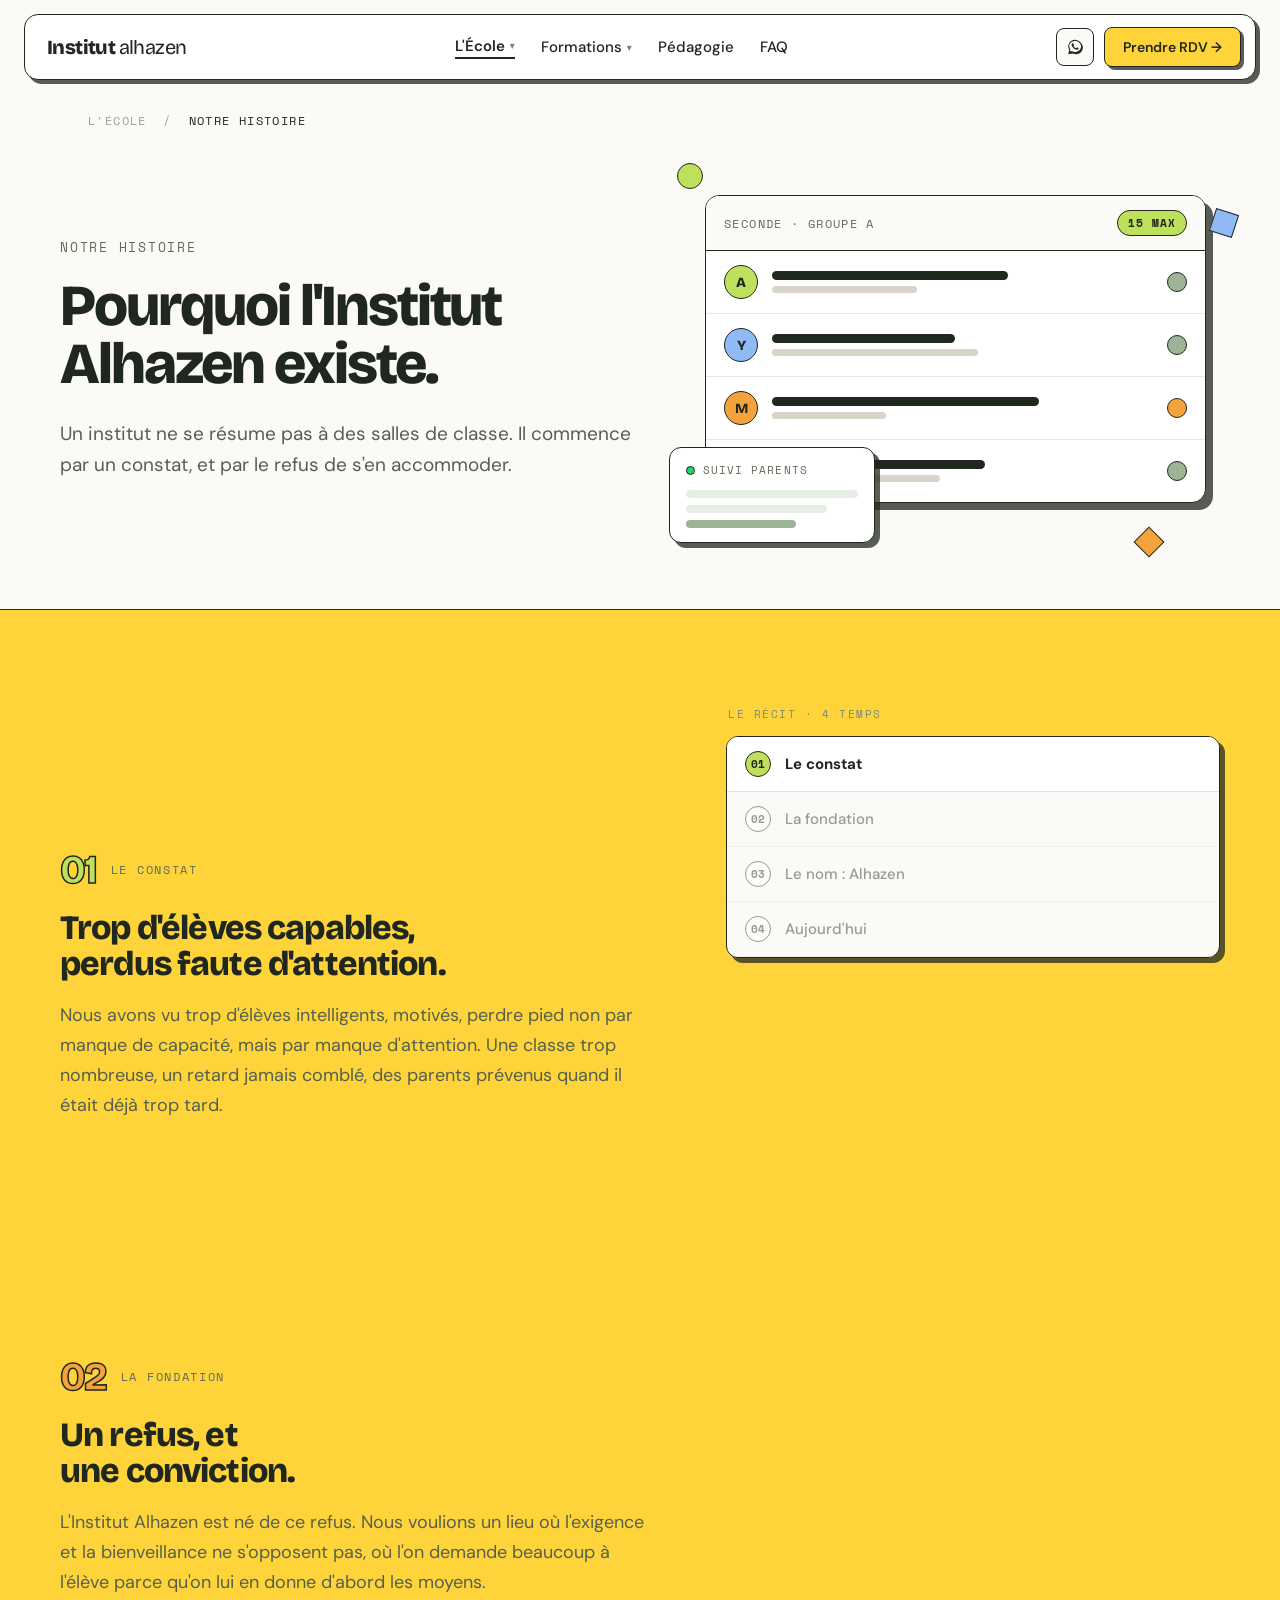
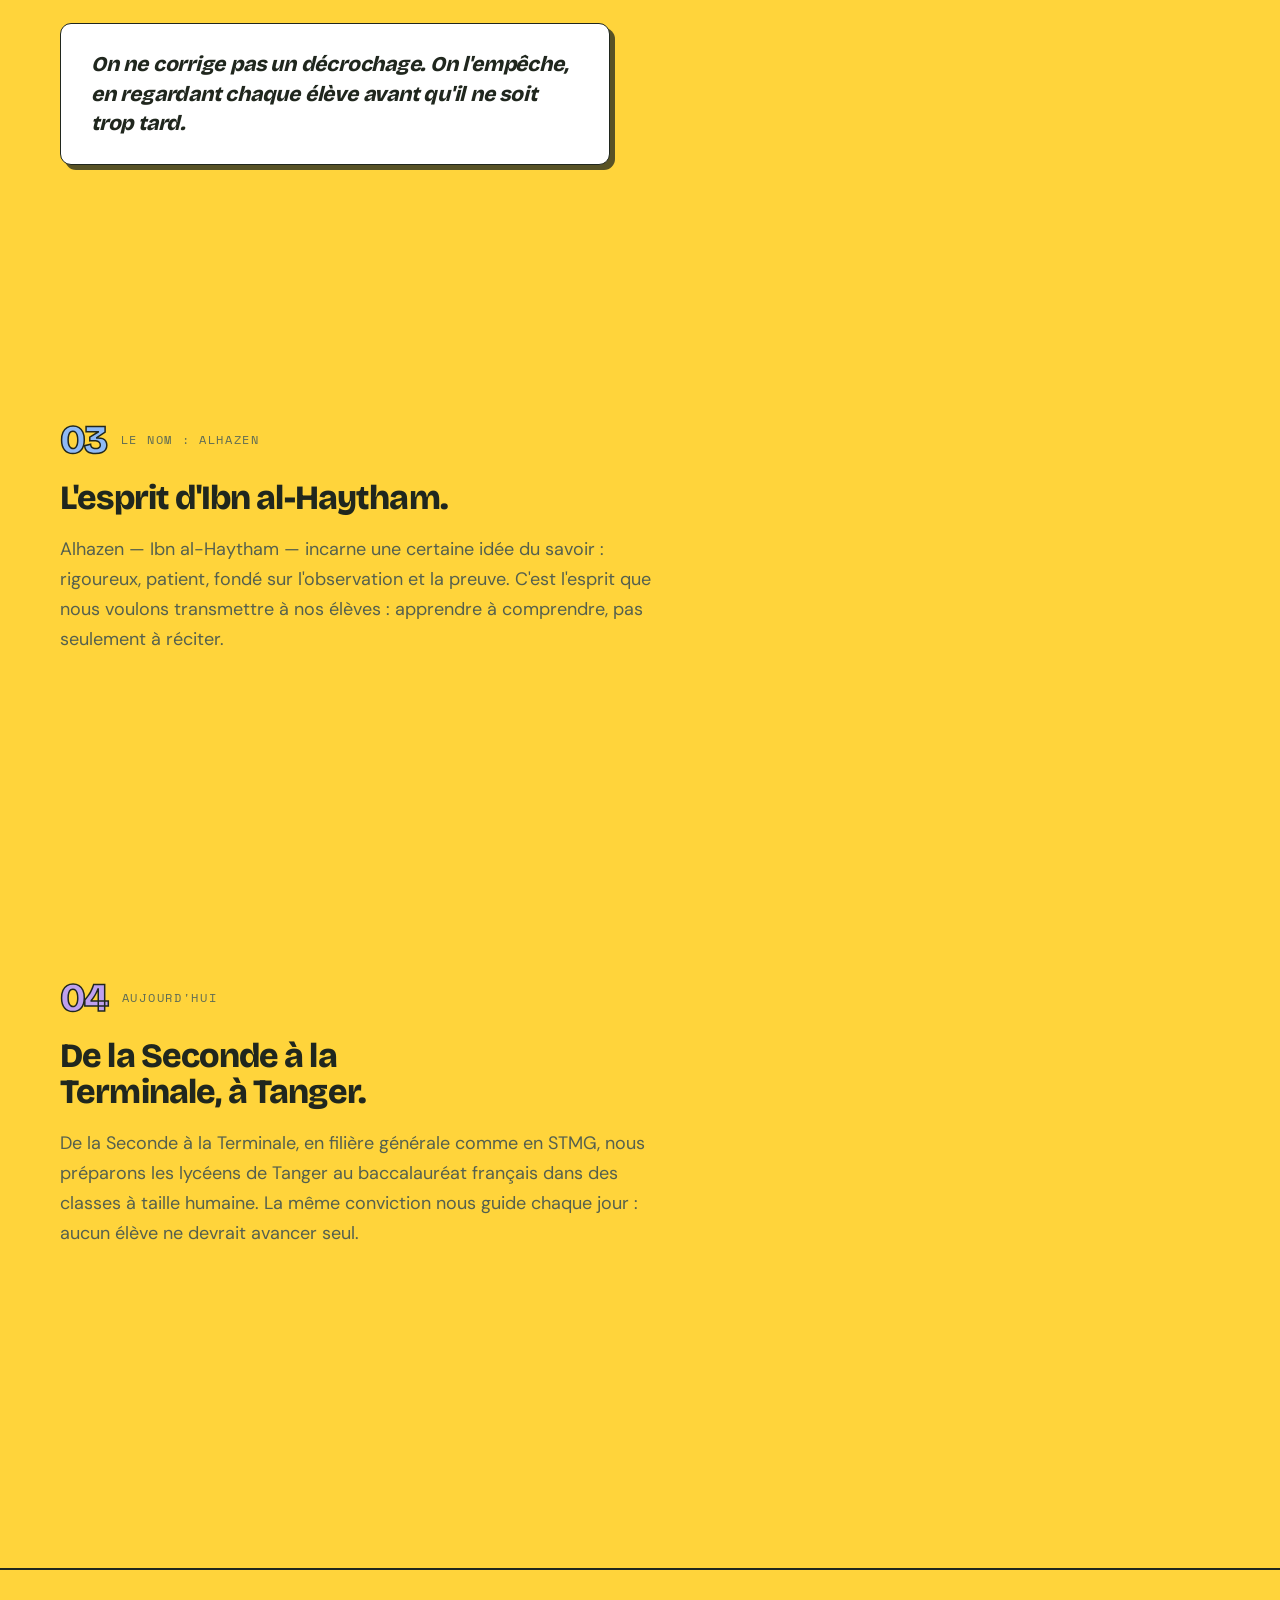
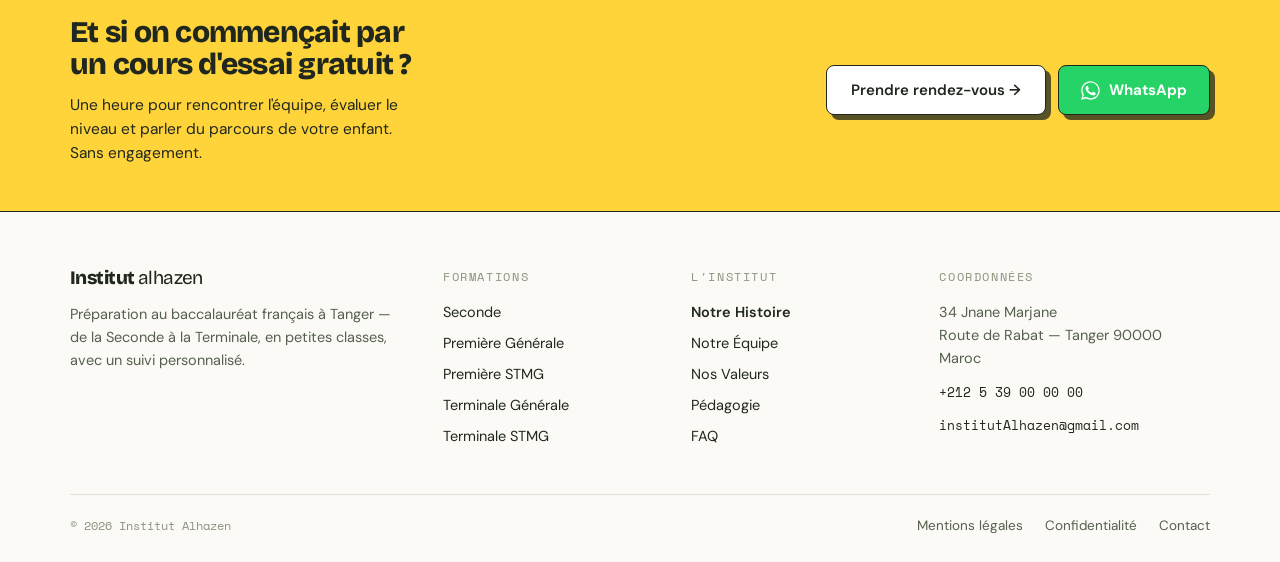
<file: notre-histoire.html>
<!DOCTYPE html>
<html lang="fr">
<head>
<meta charset="utf-8">
<meta name="viewport" content="width=device-width, initial-scale=1">
<title>Notre Histoire — Institut Alhazen</title>
<link rel="preconnect" href="https://fonts.googleapis.com">
<link rel="preconnect" href="https://fonts.gstatic.com" crossorigin>
<link href="https://fonts.googleapis.com/css2?family=Bricolage+Grotesque:opsz,wght@12..96,400;12..96,600;12..96,800&family=DM+Sans:opsz,wght@9..40,300;9..40,400;9..40,500;9..40,700&family=Space+Mono:wght@400;700&display=swap" rel="stylesheet">
<link rel="stylesheet" href="css/style.css">
<link rel="stylesheet" href="css/responsive.css">
</head>
<body>
<div style="min-height:100vh;">

  <!-- ============ HEADER ============ -->
  <div style="position:sticky;top:0;z-index:50;background:transparent;padding:14px 24px;"><header style="display:flex;align-items:center;justify-content:space-between;gap:24px;padding:12px 14px 12px 22px;background:#FFFFFF;border:1.5px solid #20271E;border-radius:14px;box-shadow:4px 4px 0 rgba(32,39,30,.75);max-width:1300px;margin:0 auto;">
    <a href="index.html" class="brand" style="display:flex;align-items:center;gap:11px;text-decoration:none;color:#20271E;">
      <span style="display:inline-flex;align-items:baseline;font-family:'Bricolage Grotesque',sans-serif;line-height:1;letter-spacing:-0.03em;font-size:20px;"><span style="font-weight:800;">Institut&nbsp;</span><span style="font-weight:400;">alhazen</span></span>
    </a>
    <nav style="display:flex;align-items:center;gap:26px;">
      <div class="navdd" style="position:relative;">
        <a href="ecole.html" class="navdd-trigger" style="display:flex;align-items:center;gap:5px;font-size:15px;font-weight:600;cursor:pointer;color:#20271E;text-decoration:none;border-bottom:2px solid #20271E;padding-bottom:1px;">L'École <span class="navdd-caret" style="font-size:10px;opacity:.6;">▾</span></a>
        <div class="navdd-menu" style="position:absolute;top:100%;left:50%;transform:translateX(-50%) translateY(8px);padding-top:14px;">
          <div style="background:#FFFFFF;border:1.5px solid #20271E;border-radius:11px;box-shadow:5px 5px 0 rgba(32,39,30,.18);padding:8px;min-width:236px;display:flex;flex-direction:column;gap:2px;">
            <a href="notre-histoire.html" class="navdd-item" style="display:block;font-family:'DM Sans',sans-serif;font-size:14.5px;font-weight:500;color:#20271E;text-decoration:none;padding:9px 12px;border-radius:7px;white-space:nowrap;">Notre histoire</a>
            <a href="notre-equipe.html" class="navdd-item" style="display:block;font-family:'DM Sans',sans-serif;font-size:14.5px;font-weight:500;color:#20271E;text-decoration:none;padding:9px 12px;border-radius:7px;white-space:nowrap;">Notre équipe</a>
            <a href="nos-valeurs.html" class="navdd-item" style="display:block;font-family:'DM Sans',sans-serif;font-size:14.5px;font-weight:500;color:#20271E;text-decoration:none;padding:9px 12px;border-radius:7px;white-space:nowrap;">Nos valeurs</a>
          </div>
        </div>
      </div>
      <div class="navdd" style="position:relative;">
        <a href="formations.html" class="navdd-trigger" style="display:flex;align-items:center;gap:5px;font-size:15px;font-weight:500;cursor:pointer;color:#20271E;text-decoration:none;">Formations <span class="navdd-caret" style="font-size:10px;opacity:.6;">▾</span></a>
        <div class="navdd-menu" style="position:absolute;top:100%;left:50%;transform:translateX(-50%) translateY(8px);padding-top:14px;">
          <div style="background:#FFFFFF;border:1.5px solid #20271E;border-radius:11px;box-shadow:5px 5px 0 rgba(32,39,30,.18);padding:8px;min-width:236px;display:flex;flex-direction:column;gap:2px;">
            <a href="formation.html" class="navdd-item" style="display:block;font-family:'DM Sans',sans-serif;font-size:14.5px;font-weight:500;color:#20271E;text-decoration:none;padding:9px 12px;border-radius:7px;white-space:nowrap;">Seconde</a>
            <a href="formation.html" class="navdd-item" style="display:block;font-family:'DM Sans',sans-serif;font-size:14.5px;font-weight:500;color:#20271E;text-decoration:none;padding:9px 12px;border-radius:7px;white-space:nowrap;">Première</a>
            <a href="formation.html" class="navdd-item" style="display:block;font-family:'DM Sans',sans-serif;font-size:14.5px;font-weight:500;color:#20271E;text-decoration:none;padding:9px 12px;border-radius:7px;white-space:nowrap;">Terminale</a>
            <a href="formations.html" class="navdd-item" style="display:block;font-family:'DM Sans',sans-serif;font-size:14.5px;font-weight:500;color:#20271E;text-decoration:none;padding:9px 12px;border-radius:7px;white-space:nowrap;">Toutes les formations</a>
          </div>
        </div>
      </div>
      <a href="pedagogie.html" style="display:flex;align-items:center;gap:5px;font-size:15px;font-weight:500;cursor:pointer;color:#20271E;text-decoration:none;">Pédagogie</a>
      <a href="faq.html" style="font-size:15px;font-weight:500;cursor:pointer;color:#20271E;text-decoration:none;">FAQ</a>
    </nav>
    <div style="display:flex;align-items:center;gap:10px;">
        <a href="https://wa.me/212539000000" target="_blank" rel="noopener" class="ghost-ico" title="WhatsApp" aria-label="WhatsApp" style="display:inline-flex;align-items:center;justify-content:center;width:38px;height:38px;background:#FBFAF6;border:1.5px solid #20271E;border-radius:8px;cursor:pointer;text-decoration:none;"><svg width="18" height="18" viewBox="0 0 32 32" fill="#20271E" aria-hidden="true"><path d="M16 3C9.4 3 4 8.4 4 15c0 2.1.6 4.2 1.6 6L4 29l8.2-1.6c1.7.9 3.6 1.4 5.6 1.4h.2c6.6 0 12-5.4 12-12S22.6 3 16 3zm0 21.8c-1.8 0-3.5-.5-5-1.4l-.4-.2-3.7.7.7-3.6-.2-.4c-1-1.6-1.5-3.4-1.5-5.3C5.2 9.9 10 5.2 16 5.2S26.8 9.9 26.8 15 22 24.8 16 24.8z"/><path d="M22.1 17.7c-.3-.2-1.9-.9-2.2-1-.3-.1-.5-.2-.7.2-.2.3-.8 1-.9 1.1-.2.2-.3.2-.6.1-.3-.2-1.4-.5-2.6-1.6-.9-.8-1.6-1.8-1.8-2.2-.2-.3 0-.5.1-.6.1-.1.3-.3.4-.5.1-.2.2-.3.3-.5.1-.2 0-.4 0-.5-.1-.2-.7-1.7-1-2.3-.2-.6-.5-.5-.7-.5h-.6c-.2 0-.5.1-.8.4-.3.3-1 1-1 2.5s1.1 2.9 1.2 3.1c.2.2 2.2 3.3 5.3 4.7.7.3 1.3.5 1.7.6.7.2 1.4.2 1.9.1.6-.1 1.9-.8 2.1-1.5.3-.7.3-1.4.2-1.5-.1-.1-.3-.2-.6-.3z"/></svg></a>
        <a class="btn-press" href="contact.html" style="font-family:'DM Sans',sans-serif;font-size:14px;font-weight:600;color:#20271E;background:#FFD43B;border:1.5px solid #20271E;border-radius:8px;padding:10px 18px;--s:3px;box-shadow:3px 3px 0 rgba(32,39,30,.75);cursor:pointer;text-decoration:none;">Prendre RDV &rarr;</a>
      </div>
  </header></div>

  <!-- fil d'ariane -->
  <div style="padding:115px 28px 0;margin-top:-97px;max-width:1160px;margin-left:auto;margin-right:auto;width:100%;">
    <div style="font-family:'Space Mono',monospace;font-size:11.5px;text-transform:uppercase;letter-spacing:0.12em;color:#9AA394;">
      <a href="ecole.html" style="color:#9AA394;text-decoration:none;">L'École</a> &nbsp;/&nbsp; <span style="color:#20271E;">Notre Histoire</span>
    </div>
  </div>

  <!-- ============ HERO ============ -->
  <section class="hist-hero-section" style="padding:52px 28px 72px;background:#FBFAF6;border-bottom:1.5px solid #20271E;">
    <div class="rsp-grid-2 hist-hero-grid" style="max-width:1160px;margin:0 auto;display:grid;grid-template-columns:1fr 0.92fr;gap:56px;align-items:center;">
      <div>
        <div style="font-family:'Space Mono',monospace;font-size:12.5px;text-transform:uppercase;letter-spacing:0.14em;color:#5E6B55;margin-bottom:20px;">Notre Histoire</div>
        <h1 class="rsp-h1 hist-hero-h1" style="font-family:'Bricolage Grotesque',sans-serif;font-weight:800;font-size:58px;line-height:1.0;letter-spacing:-0.035em;margin:0;max-width:14ch;text-wrap:balance;">Pourquoi l'Institut Alhazen existe.</h1>
        <p class="hist-hero-p" style="font-family:'DM Sans',sans-serif;font-weight:400;font-size:19px;line-height:1.6;color:#55604E;max-width:48ch;margin:26px 0 0;text-wrap:pretty;">Un institut ne se résume pas à des salles de classe. Il commence par un constat, et par le refus de s'en accommoder.</p>
      </div>

      <div class="hist-hero-illu" style="position:relative;">
        <span style="position:absolute;top:-18px;left:-14px;width:26px;height:26px;border-radius:999px;background:#BFE05A;border:1.5px solid #20271E;z-index:2;"></span>
        <span style="position:absolute;top:30px;right:-16px;width:24px;height:24px;background:#8FBAF6;border:1.5px solid #20271E;transform:rotate(18deg);z-index:2;"></span>
        <span style="position:absolute;bottom:-16px;right:60px;width:22px;height:22px;background:#F4A23C;border:1.5px solid #20271E;transform:rotate(45deg);z-index:2;"></span>

        <div style="position:relative;padding:14px 14px 34px;">
          <div style="position:relative;z-index:1;background:#FFFFFF;border:1.5px solid #20271E;border-radius:14px;box-shadow:7px 7px 0 rgba(32,39,30,.75);overflow:hidden;">
            <div style="display:flex;align-items:center;justify-content:space-between;gap:12px;padding:14px 18px;border-bottom:1.5px solid #20271E;background:#FBFAF6;">
              <span style="font-family:'Space Mono',monospace;font-size:11.5px;text-transform:uppercase;letter-spacing:0.12em;color:#5E6B55;">Seconde · Groupe A</span>
              <span style="font-family:'Space Mono',monospace;font-size:10.5px;font-weight:700;text-transform:uppercase;letter-spacing:0.1em;color:#20271E;background:#BFE05A;border:1.5px solid #20271E;border-radius:999px;padding:4px 10px;">15 max</span>
            </div>
            <div style="display:flex;flex-direction:column;">
              <div style="display:flex;align-items:center;gap:14px;padding:14px 18px;border-bottom:1px solid #ECEAE0;">
                <span style="flex:none;width:34px;height:34px;border-radius:999px;border:1.5px solid #20271E;background:#BFE05A;display:flex;align-items:center;justify-content:center;font-family:'Bricolage Grotesque',sans-serif;font-weight:800;font-size:14px;color:#20271E;">A</span>
                <span style="flex:1;display:flex;flex-direction:column;gap:6px;">
                  <span style="width:62%;height:9px;border-radius:999px;background:#20271E;"></span>
                  <span style="width:38%;height:7px;border-radius:999px;background:#D8D5C8;"></span>
                </span>
                <span style="flex:none;width:20px;height:20px;border-radius:999px;border:1.5px solid #20271E;background:#9DB496;"></span>
              </div>
              <div style="display:flex;align-items:center;gap:14px;padding:14px 18px;border-bottom:1px solid #ECEAE0;">
                <span style="flex:none;width:34px;height:34px;border-radius:999px;border:1.5px solid #20271E;background:#8FBAF6;display:flex;align-items:center;justify-content:center;font-family:'Bricolage Grotesque',sans-serif;font-weight:800;font-size:14px;color:#20271E;">Y</span>
                <span style="flex:1;display:flex;flex-direction:column;gap:6px;">
                  <span style="width:48%;height:9px;border-radius:999px;background:#20271E;"></span>
                  <span style="width:54%;height:7px;border-radius:999px;background:#D8D5C8;"></span>
                </span>
                <span style="flex:none;width:20px;height:20px;border-radius:999px;border:1.5px solid #20271E;background:#9DB496;"></span>
              </div>
              <div style="display:flex;align-items:center;gap:14px;padding:14px 18px;border-bottom:1px solid #ECEAE0;">
                <span style="flex:none;width:34px;height:34px;border-radius:999px;border:1.5px solid #20271E;background:#F4A23C;display:flex;align-items:center;justify-content:center;font-family:'Bricolage Grotesque',sans-serif;font-weight:800;font-size:14px;color:#20271E;">M</span>
                <span style="flex:1;display:flex;flex-direction:column;gap:6px;">
                  <span style="width:70%;height:9px;border-radius:999px;background:#20271E;"></span>
                  <span style="width:30%;height:7px;border-radius:999px;background:#D8D5C8;"></span>
                </span>
                <span style="flex:none;width:20px;height:20px;border-radius:999px;border:1.5px solid #20271E;background:#F4A23C;"></span>
              </div>
              <div style="display:flex;align-items:center;gap:14px;padding:14px 18px;">
                <span style="flex:none;width:34px;height:34px;border-radius:999px;border:1.5px solid #20271E;background:#BFA0EE;display:flex;align-items:center;justify-content:center;font-family:'Bricolage Grotesque',sans-serif;font-weight:800;font-size:14px;color:#20271E;">S</span>
                <span style="flex:1;display:flex;flex-direction:column;gap:6px;">
                  <span style="width:56%;height:9px;border-radius:999px;background:#20271E;"></span>
                  <span style="width:44%;height:7px;border-radius:999px;background:#D8D5C8;"></span>
                </span>
                <span style="flex:none;width:20px;height:20px;border-radius:999px;border:1.5px solid #20271E;background:#9DB496;"></span>
              </div>
            </div>
          </div>

          <div style="position:absolute;z-index:2;left:-22px;bottom:-6px;width:206px;background:#FFFFFF;border:1.5px solid #20271E;border-radius:12px;--s:5px;box-shadow:5px 5px 0 rgba(32,39,30,.75);padding:14px 16px;">
            <div style="display:flex;align-items:center;gap:8px;margin-bottom:12px;">
              <span style="width:9px;height:9px;border-radius:999px;background:#25D366;border:1.5px solid #20271E;"></span>
              <span style="font-family:'Space Mono',monospace;font-size:10.5px;text-transform:uppercase;letter-spacing:0.1em;color:#5E6B55;">Suivi parents</span>
            </div>
            <div style="display:flex;flex-direction:column;gap:7px;">
              <span style="width:100%;height:8px;border-radius:999px;background:#E7EEE3;"></span>
              <span style="width:82%;height:8px;border-radius:999px;background:#E7EEE3;"></span>
              <span style="width:64%;height:8px;border-radius:999px;background:#9DB496;"></span>
            </div>
          </div>
        </div>
      </div>
    </div>
  </section>

  <!-- ============ RÉCIT — scrollytelling ============ -->
  <section class="hist-section" style="padding:0 28px 80px;background:#FFD43B;border-bottom:1.5px solid #20271E;">
    <div class="rsp-grid-2 hist-story-grid" style="max-width:1160px;margin:0 auto;display:grid;grid-template-columns:1fr 0.82fr;gap:64px;align-items:start;">

      <div style="padding:96px 0;display:flex;flex-direction:column;gap:18px;">

        <article class="hist-chapter" data-histoire-chapter data-idx="0" style="min-height:62vh;display:flex;flex-direction:column;justify-content:center;">
          <div style="display:flex;align-items:center;gap:14px;margin-bottom:20px;">
            <span style="font-family:'Bricolage Grotesque',sans-serif;font-weight:800;font-size:40px;line-height:1;letter-spacing:-0.04em;color:#BFE05A;-webkit-text-stroke:1.5px #20271E;">01</span>
            <span style="font-family:'Space Mono',monospace;font-size:12px;text-transform:uppercase;letter-spacing:0.14em;color:#5E6B55;">Le constat</span>
          </div>
          <h2 class="rsp-h2" style="font-family:'Bricolage Grotesque',sans-serif;font-weight:800;font-size:34px;line-height:1.06;letter-spacing:-0.025em;margin:0 0 18px;max-width:18ch;text-wrap:balance;">Trop d'élèves capables, perdus faute d'attention.</h2>
          <p style="font-family:'DM Sans',sans-serif;font-size:18px;line-height:1.68;color:#55604E;margin:0;max-width:52ch;text-wrap:pretty;">Nous avons vu trop d'élèves intelligents, motivés, perdre pied non par manque de capacité, mais par manque d'attention. Une classe trop nombreuse, un retard jamais comblé, des parents prévenus quand il était déjà trop tard.</p>
        </article>

        <article class="hist-chapter" data-histoire-chapter data-idx="1" style="min-height:62vh;display:flex;flex-direction:column;justify-content:center;">
          <div style="display:flex;align-items:center;gap:14px;margin-bottom:20px;">
            <span style="font-family:'Bricolage Grotesque',sans-serif;font-weight:800;font-size:40px;line-height:1;letter-spacing:-0.04em;color:#F4A23C;-webkit-text-stroke:1.5px #20271E;">02</span>
            <span style="font-family:'Space Mono',monospace;font-size:12px;text-transform:uppercase;letter-spacing:0.14em;color:#5E6B55;">La fondation</span>
          </div>
          <h2 class="rsp-h2" style="font-family:'Bricolage Grotesque',sans-serif;font-weight:800;font-size:34px;line-height:1.06;letter-spacing:-0.025em;margin:0 0 18px;max-width:18ch;text-wrap:balance;">Un refus, et une conviction.</h2>
          <p style="font-family:'DM Sans',sans-serif;font-size:18px;line-height:1.68;color:#55604E;margin:0 0 26px;max-width:52ch;text-wrap:pretty;">L'Institut Alhazen est né de ce refus. Nous voulions un lieu où l'exigence et la bienveillance ne s'opposent pas, où l'on demande beaucoup à l'élève parce qu'on lui en donne d'abord les moyens.</p>
          <div style="background:#FFFFFF;border:1.5px solid #20271E;border-radius:11px;--s:5px;box-shadow:5px 5px 0 rgba(32,39,30,.75);padding:26px 30px;max-width:50ch;">
            <span style="font-family:'Bricolage Grotesque',sans-serif;font-weight:800;font-style:italic;font-size:21px;line-height:1.4;letter-spacing:-0.01em;color:#20271E;">On ne corrige pas un décrochage. On l'empêche, en regardant chaque élève avant qu'il ne soit trop tard.</span>
          </div>
        </article>

        <article class="hist-chapter" data-histoire-chapter data-idx="2" style="min-height:62vh;display:flex;flex-direction:column;justify-content:center;">
          <div style="display:flex;align-items:center;gap:14px;margin-bottom:20px;">
            <span style="font-family:'Bricolage Grotesque',sans-serif;font-weight:800;font-size:40px;line-height:1;letter-spacing:-0.04em;color:#8FBAF6;-webkit-text-stroke:1.5px #20271E;">03</span>
            <span style="font-family:'Space Mono',monospace;font-size:12px;text-transform:uppercase;letter-spacing:0.14em;color:#5E6B55;">Le nom : Alhazen</span>
          </div>
          <h2 class="rsp-h2" style="font-family:'Bricolage Grotesque',sans-serif;font-weight:800;font-size:34px;line-height:1.06;letter-spacing:-0.025em;margin:0 0 18px;max-width:18ch;text-wrap:balance;">L'esprit d'Ibn al-Haytham.</h2>
          <p style="font-family:'DM Sans',sans-serif;font-size:18px;line-height:1.68;color:#55604E;margin:0;max-width:52ch;text-wrap:pretty;">Alhazen — Ibn al-Haytham — incarne une certaine idée du savoir : rigoureux, patient, fondé sur l'observation et la preuve. C'est l'esprit que nous voulons transmettre à nos élèves : apprendre à comprendre, pas seulement à réciter.</p>
        </article>

        <article class="hist-chapter" data-histoire-chapter data-idx="3" style="min-height:62vh;display:flex;flex-direction:column;justify-content:center;">
          <div style="display:flex;align-items:center;gap:14px;margin-bottom:20px;">
            <span style="font-family:'Bricolage Grotesque',sans-serif;font-weight:800;font-size:40px;line-height:1;letter-spacing:-0.04em;color:#BFA0EE;-webkit-text-stroke:1.5px #20271E;">04</span>
            <span style="font-family:'Space Mono',monospace;font-size:12px;text-transform:uppercase;letter-spacing:0.14em;color:#5E6B55;">Aujourd'hui</span>
          </div>
          <h2 class="rsp-h2" style="font-family:'Bricolage Grotesque',sans-serif;font-weight:800;font-size:34px;line-height:1.06;letter-spacing:-0.025em;margin:0 0 18px;max-width:18ch;text-wrap:balance;">De la Seconde à la Terminale, à Tanger.</h2>
          <p style="font-family:'DM Sans',sans-serif;font-size:18px;line-height:1.68;color:#55604E;margin:0;max-width:52ch;text-wrap:pretty;">De la Seconde à la Terminale, en filière générale comme en STMG, nous préparons les lycéens de Tanger au baccalauréat français dans des classes à taille humaine. La même conviction nous guide chaque jour : aucun élève ne devrait avancer seul.</p>
        </article>

      </div>

      <div class="rsp-sticky-panel" style="position:sticky;top:96px;align-self:start;padding-top:96px;">
        <div style="font-family:'Space Mono',monospace;font-size:11px;text-transform:uppercase;letter-spacing:0.14em;color:#7E8A74;margin:0 0 14px 2px;">Le récit · 4 temps</div>
        <div id="histoireChapters" style="border:1.5px solid #20271E;border-radius:12px;background:#FBFAF6;--s:5px;box-shadow:5px 5px 0 rgba(32,39,30,.75);overflow:hidden;"></div>
      </div>

    </div>
  </section>

  <!-- ============ FOOTER ============ -->
  <footer style="border-top:1.5px solid #20271E;background:#FBFAF6;">
    <div style="background:#FFD43B;border-bottom:1.5px solid #20271E;padding:46px 28px;">
      <div style="max-width:1140px;margin:0 auto;display:flex;align-items:center;justify-content:space-between;gap:32px;flex-wrap:wrap;">
        <div style="max-width:32ch;">
          <h2 style="font-family:'Bricolage Grotesque',sans-serif;font-weight:800;font-size:30px;line-height:1.08;letter-spacing:-0.025em;color:#20271E;margin:0;text-wrap:balance;">Et si on commen&ccedil;ait par un cours d'essai gratuit&nbsp;?</h2>
          <p style="font-family:'DM Sans',sans-serif;font-size:15.5px;line-height:1.55;color:#20271E;margin:12px 0 0;text-wrap:pretty;">Une heure pour rencontrer l'&eacute;quipe, &eacute;valuer le niveau et parler du parcours de votre enfant. Sans engagement.</p>
        </div>
        <div style="display:flex;gap:12px;flex-wrap:wrap;">
          <a href="contact.html" class="btn-press" style="display:inline-flex;align-items:center;gap:8px;font-family:'DM Sans',sans-serif;font-size:15px;font-weight:600;color:#20271E;background:#FFFFFF;border:1.5px solid #20271E;border-radius:8px;padding:14px 24px;--s:5px;box-shadow:5px 5px 0 rgba(32,39,30,.75);text-decoration:none;white-space:nowrap;">Prendre rendez-vous &rarr;</a>
          <a href="https://wa.me/212539000000" target="_blank" rel="noopener" class="btn-press" style="display:inline-flex;align-items:center;gap:9px;font-family:'DM Sans',sans-serif;font-size:15px;font-weight:700;color:#FFFFFF;background:#25D366;border:1.5px solid #20271E;border-radius:8px;padding:14px 22px;--s:5px;box-shadow:5px 5px 0 rgba(32,39,30,.75);text-decoration:none;white-space:nowrap;"><svg viewBox="0 0 32 32" style="width:19px;height:19px;fill:#FFFFFF;"><path d="M16 .4C7.4.4.5 7.3.5 15.9c0 2.8.7 5.4 2 7.8L.3 31.6l8.1-2.1c2.3 1.2 4.9 2 7.6 2h.01c8.6 0 15.5-7 15.5-15.6 0-4.2-1.6-8.1-4.6-11A15.4 15.4 0 0 0 16 .4zm0 28.5h-.01c-2.4 0-4.8-.7-6.9-1.9l-.5-.3-5.1 1.3 1.4-5-.3-.5a12.9 12.9 0 0 1-2-6.9C2.5 8.8 8.6 2.7 16 2.7c3.6 0 6.9 1.4 9.5 3.9 2.5 2.5 3.9 5.9 3.9 9.4 0 7.2-6 13-13.4 13zm7.4-9.7c-.4-.2-2.4-1.2-2.7-1.3-.4-.1-.7-.2-.9.2-.3.4-1 1.3-1.3 1.6-.2.3-.5.3-.9.1-.4-.2-1.7-.6-3.3-2-1.2-1.1-2-2.4-2.3-2.8-.2-.4 0-.6.2-.8.2-.2.4-.5.6-.7.2-.2.3-.4.4-.7.1-.3.1-.5 0-.7-.1-.2-.9-2.2-1.3-3-.3-.8-.7-.7-.9-.7h-.8c-.3 0-.7.1-1.1.5-.4.4-1.5 1.4-1.5 3.5s1.5 4.1 1.7 4.3c.2.3 3 4.6 7.3 6.4 1 .4 1.8.7 2.4.9 1 .3 1.9.3 2.7.2.8-.1 2.4-1 2.8-2 .3-1 .3-1.8.2-2-.1-.2-.4-.3-.8-.5z"></path></svg>WhatsApp</a>
        </div>
      </div>
    </div>
    <div style="padding:56px 28px 28px;">
    <div class="rsp-grid-footer" style="max-width:1140px;margin:0 auto;display:grid;grid-template-columns:1.6fr 1fr 1fr 1.3fr;gap:40px;">
      <div>
        <div style="display:flex;align-items:center;gap:10px;margin-bottom:16px;">
          <span style="display:inline-flex;align-items:baseline;font-family:'Bricolage Grotesque',sans-serif;line-height:1;letter-spacing:-0.03em;font-size:19px;"><span style="font-weight:800;">Institut&nbsp;</span><span style="font-weight:400;">alhazen</span></span>
        </div>
        <p style="font-family:'DM Sans',sans-serif;font-weight:400;font-size:14.5px;line-height:1.6;color:#55604E;margin:0;max-width:34ch;">Préparation au baccalauréat français à Tanger — de la Seconde à la Terminale, en petites classes, avec un suivi personnalisé.</p>
      </div>
      <div>
        <div style="font-family:'Space Mono',monospace;font-size:11.5px;text-transform:uppercase;letter-spacing:0.14em;color:#8A937F;margin-bottom:16px;">Formations</div>
        <ul style="list-style:none;margin:0;padding:0;display:flex;flex-direction:column;gap:10px;">
          <li><a href="formation.html" style="font-family:'DM Sans',sans-serif;font-size:14.5px;color:#20271E;text-decoration:none;">Seconde</a></li>
          <li><a href="formation.html" style="font-family:'DM Sans',sans-serif;font-size:14.5px;color:#20271E;text-decoration:none;">Première Générale</a></li>
          <li><a href="formation.html" style="font-family:'DM Sans',sans-serif;font-size:14.5px;color:#20271E;text-decoration:none;">Première STMG</a></li>
          <li><a href="formation.html" style="font-family:'DM Sans',sans-serif;font-size:14.5px;color:#20271E;text-decoration:none;">Terminale Générale</a></li>
          <li><a href="formation.html" style="font-family:'DM Sans',sans-serif;font-size:14.5px;color:#20271E;text-decoration:none;">Terminale STMG</a></li>
        </ul>
      </div>
      <div>
        <div style="font-family:'Space Mono',monospace;font-size:11.5px;text-transform:uppercase;letter-spacing:0.14em;color:#8A937F;margin-bottom:16px;">L'Institut</div>
        <ul style="list-style:none;margin:0;padding:0;display:flex;flex-direction:column;gap:10px;">
          <li><a href="notre-histoire.html" style="font-family:'DM Sans',sans-serif;font-size:14.5px;color:#20271E;text-decoration:none;font-weight:600;">Notre Histoire</a></li>
          <li><a href="notre-equipe.html" style="font-family:'DM Sans',sans-serif;font-size:14.5px;color:#20271E;text-decoration:none;">Notre Équipe</a></li>
          <li><a href="nos-valeurs.html" style="font-family:'DM Sans',sans-serif;font-size:14.5px;color:#20271E;text-decoration:none;">Nos Valeurs</a></li>
          <li><a href="pedagogie.html" style="font-family:'DM Sans',sans-serif;font-size:14.5px;color:#20271E;text-decoration:none;">Pédagogie</a></li>
          <li><a href="faq.html" style="font-family:'DM Sans',sans-serif;font-size:14.5px;color:#20271E;text-decoration:none;">FAQ</a></li>
        </ul>
      </div>
      <div>
        <div style="font-family:'Space Mono',monospace;font-size:11.5px;text-transform:uppercase;letter-spacing:0.14em;color:#8A937F;margin-bottom:16px;">Coordonnées</div>
        <div style="font-family:'DM Sans',sans-serif;font-size:14.5px;line-height:1.6;color:#55604E;display:flex;flex-direction:column;gap:12px;">
          <span>34 Jnane Marjane<br>Route de Rabat — Tanger 90000<br>Maroc</span>
          <span style="font-family:'Space Mono',monospace;font-size:13px;color:#20271E;">+212 5 39 00 00 00</span>
          <span style="font-family:'Space Mono',monospace;font-size:13px;color:#20271E;">institutAlhazen&#8203;@gmail.com</span>
        </div>
      </div>
    </div>
    <div class="rsp-footer-bottom" style="max-width:1140px;margin:48px auto 0;padding-top:22px;border-top:1px solid #E4E2D8;display:flex;justify-content:space-between;flex-wrap:wrap;gap:14px;">
      <span style="font-family:'Space Mono',monospace;font-size:12px;color:#8A937F;">© 2026 Institut Alhazen</span>
      <div style="display:flex;gap:22px;">
        <a href="#" style="font-family:'DM Sans',sans-serif;font-size:13.5px;color:#55604E;text-decoration:none;">Mentions légales</a>
        <a href="#" style="font-family:'DM Sans',sans-serif;font-size:13.5px;color:#55604E;text-decoration:none;">Confidentialité</a>
        <a href="contact.html" style="font-family:'DM Sans',sans-serif;font-size:13.5px;color:#55604E;text-decoration:none;">Contact</a>
      </div>
    </div>
  </div></footer>

</div>
<script>
const CHAPTERS = [
  { num: "01", label: "Le constat",      accent: "#BFE05A" },
  { num: "02", label: "La fondation",     accent: "#F4A23C" },
  { num: "03", label: "Le nom : Alhazen", accent: "#8FBAF6" },
  { num: "04", label: "Aujourd'hui",      accent: "#BFA0EE" },
];
const els = Array.from(document.querySelectorAll('[data-histoire-chapter]'));
const list = document.getElementById('histoireChapters');
let active = 0;

function render() {
  list.innerHTML = '';
  CHAPTERS.forEach((c, i) => {
    const on = i === active;
    const row = document.createElement('div');
    row.style.cssText = `display:flex;align-items:center;gap:14px;padding:14px 18px;cursor:pointer;border-bottom:1px solid #E4E2D8;background:${on ? '#FFFFFF' : 'transparent'};opacity:${on ? '1' : '0.45'};transition:background .2s ease,opacity .2s ease;`;
    row.innerHTML = `<span style="flex:none;width:26px;height:26px;border-radius:999px;border:1.5px solid #20271E;background:${on ? c.accent : '#FFFFFF'};display:flex;align-items:center;justify-content:center;font-family:'Space Mono',monospace;font-size:11px;font-weight:700;color:#20271E;">${c.num}</span><span style="font-family:'DM Sans',sans-serif;font-size:15px;font-weight:${on ? '700' : '500'};color:#20271E;">${c.label}</span>`;
    row.addEventListener('click', () => {
      const el = els[i];
      const top = el.getBoundingClientRect().top + window.scrollY - 120;
      window.scrollTo({ top, behavior: 'smooth' });
    });
    list.appendChild(row);
  });
}
render();

function updateActive() {
  const center = window.innerHeight / 2;
  let best = 0, bestDist = Infinity;
  els.forEach((el, i) => {
    const r = el.getBoundingClientRect();
    const dist = Math.abs((r.top + r.height / 2) - center);
    if (dist < bestDist) { bestDist = dist; best = i; }
  });
  if (best !== active) { active = best; render(); }
}
window.addEventListener('scroll', updateActive, { passive: true });
updateActive();
</script>
<script src="js/nav-mobile.js"></script>
</body>
</html>
</file>
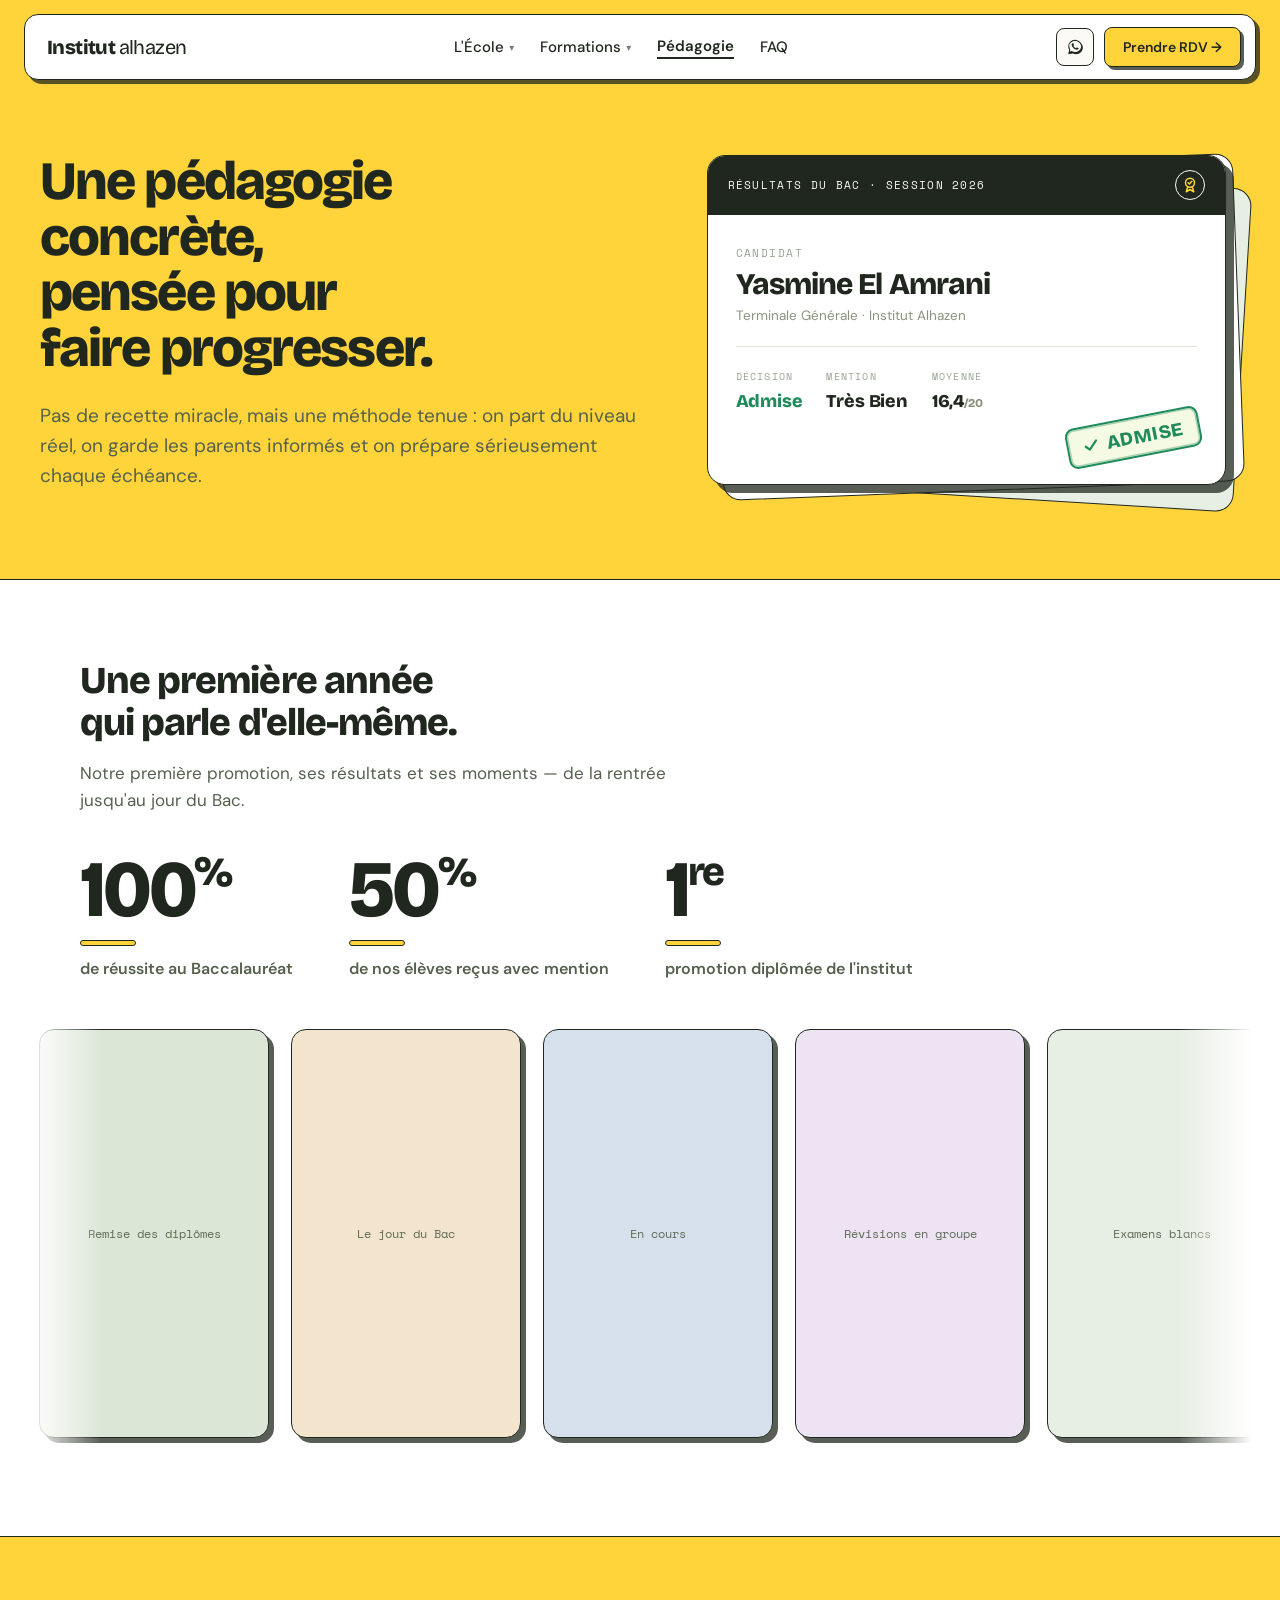
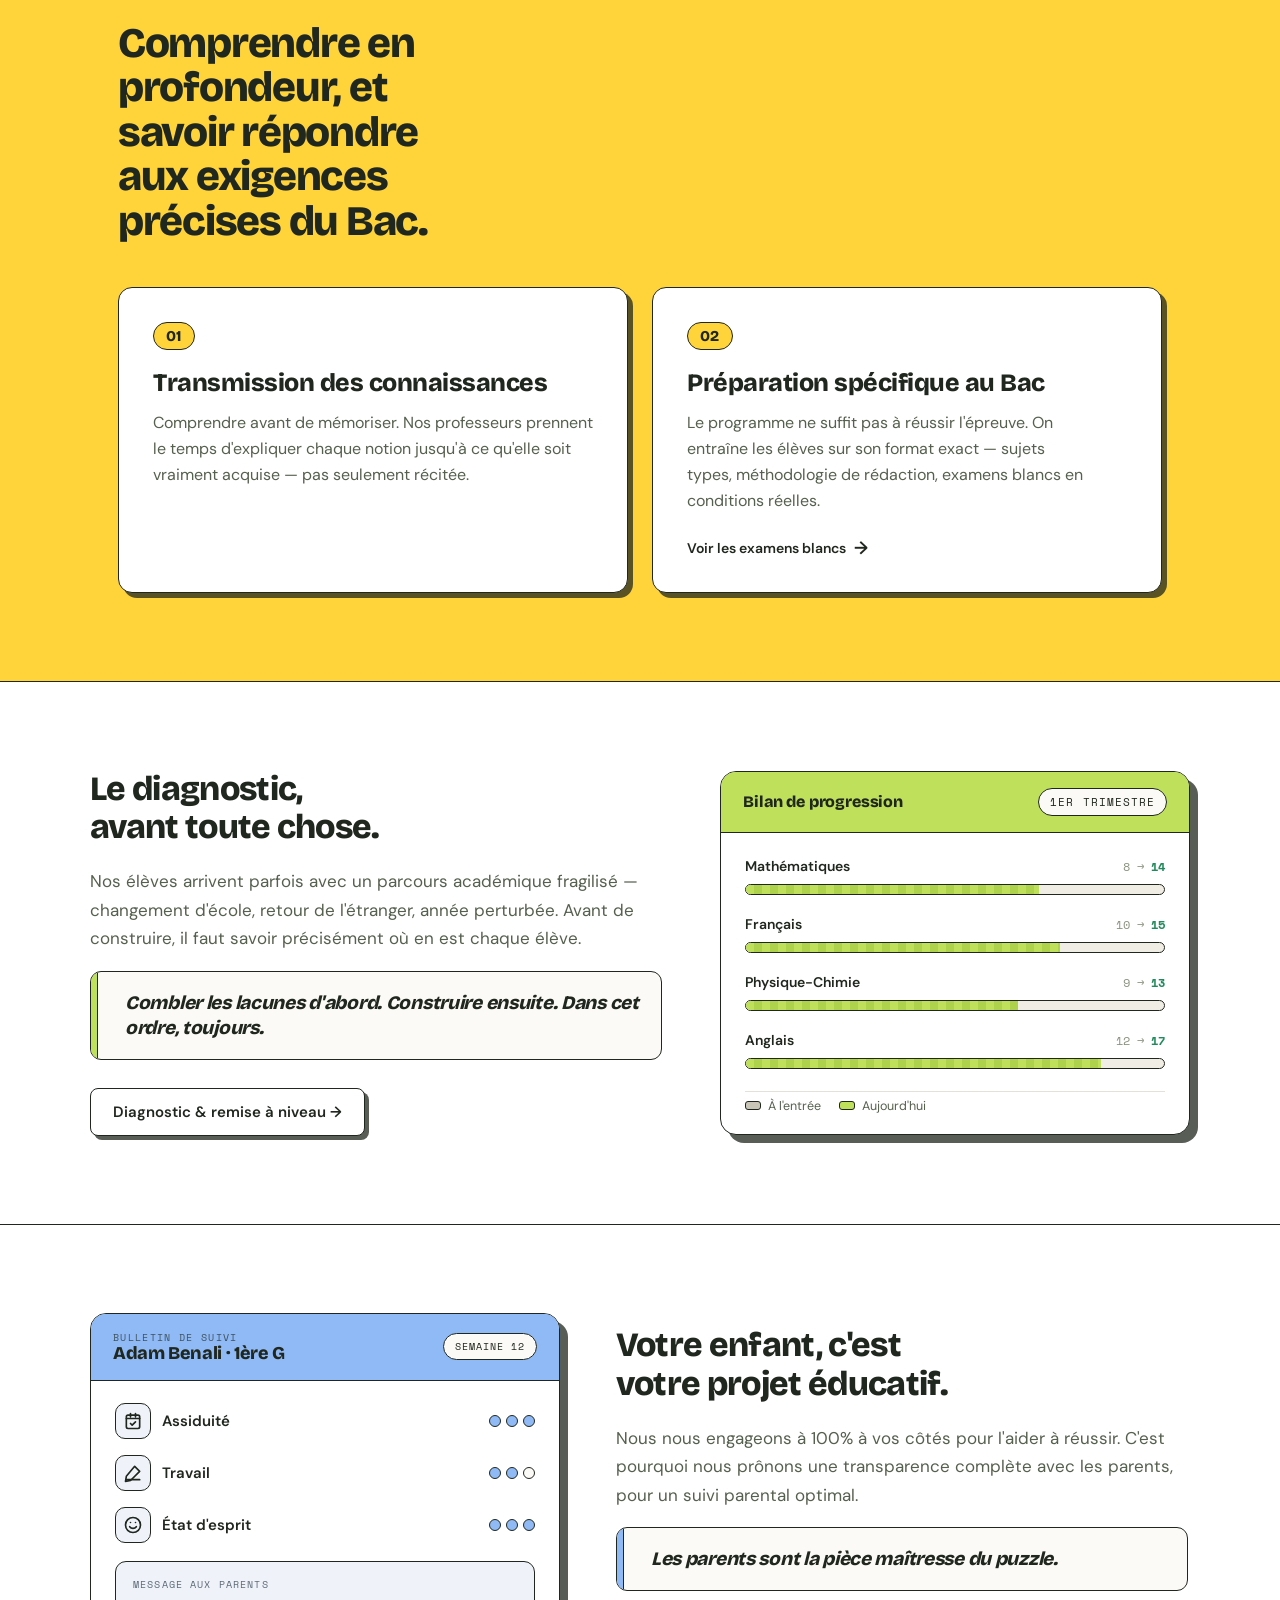
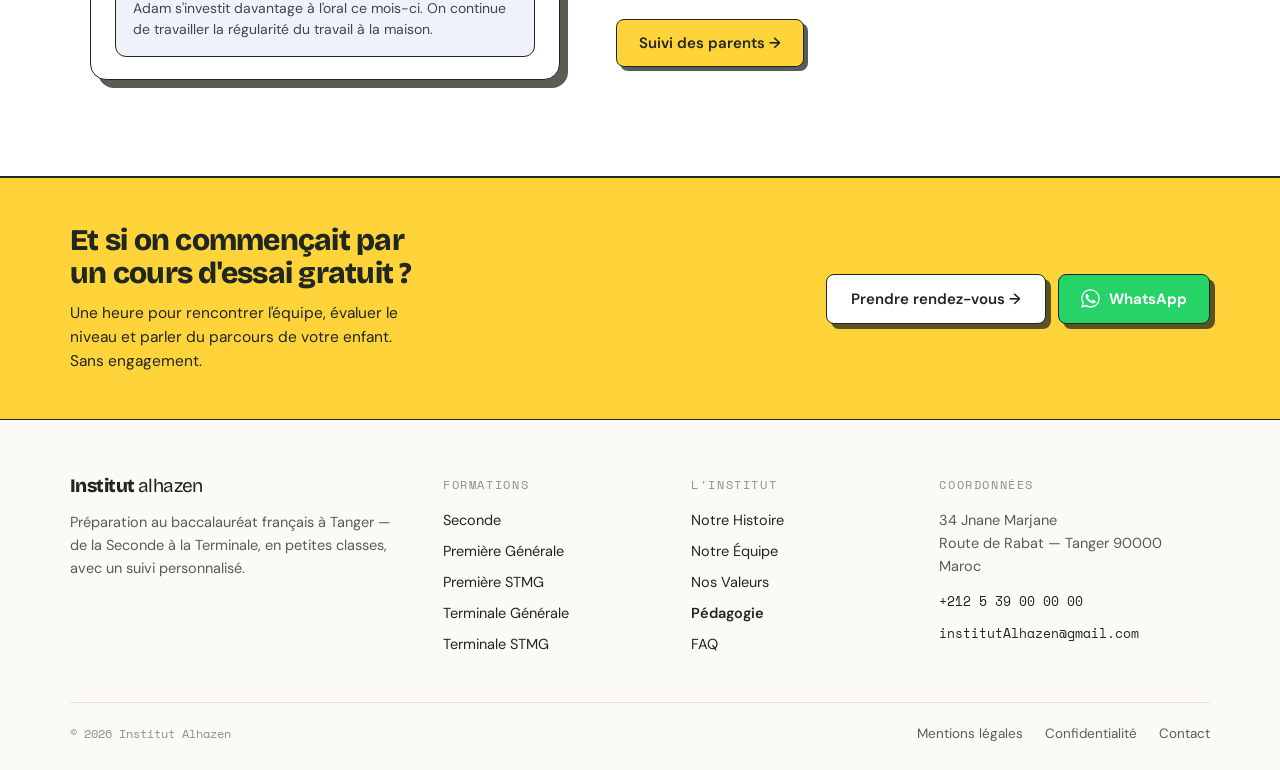
<file: pedagogie.html>
<!DOCTYPE html>
<html lang="fr">
<head>
<meta charset="utf-8">
<meta name="viewport" content="width=device-width, initial-scale=1">
<title>Pédagogie — Institut Alhazen</title>
<link rel="preconnect" href="https://fonts.googleapis.com">
<link rel="preconnect" href="https://fonts.gstatic.com" crossorigin>
<link href="https://fonts.googleapis.com/css2?family=Bricolage+Grotesque:opsz,wght@12..96,400;12..96,600;12..96,800&family=DM+Sans:opsz,wght@9..40,300;9..40,400;9..40,500;9..40,700&family=Space+Mono:wght@400;700&display=swap" rel="stylesheet">
<link rel="stylesheet" href="css/style.css">
<link rel="stylesheet" href="css/responsive.css">
<style>
  @keyframes marqueeX{from{transform:translateX(0)}to{transform:translateX(-50%)}}
  .marq-track{animation:marqueeX 32s linear infinite;}
  .marq-viewport:hover .marq-track{animation-play-state:paused;}
</style>
</head>
<body>
<div style="min-height:100vh;">

  <!-- ============ HEADER ============ -->
  <div style="position:sticky;top:0;z-index:50;background:transparent;padding:14px 24px;"><header style="display:flex;align-items:center;justify-content:space-between;gap:24px;padding:12px 14px 12px 22px;background:#FFFFFF;border:1.5px solid #20271E;border-radius:14px;box-shadow:4px 4px 0 rgba(32,39,30,.75);max-width:1300px;margin:0 auto;">
    <a href="index.html" class="brand" style="display:flex;align-items:center;gap:11px;text-decoration:none;color:#20271E;">
      <span style="display:inline-flex;align-items:baseline;font-family:'Bricolage Grotesque',sans-serif;line-height:1;letter-spacing:-0.03em;font-size:20px;"><span style="font-weight:800;">Institut&nbsp;</span><span style="font-weight:400;">alhazen</span></span>
    </a>
    <nav style="display:flex;align-items:center;gap:26px;">
      <div class="navdd" style="position:relative;">
        <a href="ecole.html" class="navdd-trigger" style="display:flex;align-items:center;gap:5px;font-size:15px;font-weight:500;cursor:pointer;color:#20271E;text-decoration:none;">L'École <span class="navdd-caret" style="font-size:10px;opacity:.6;">▾</span></a>
        <div class="navdd-menu" style="position:absolute;top:100%;left:50%;transform:translateX(-50%) translateY(8px);padding-top:14px;">
          <div style="background:#FFFFFF;border:1.5px solid #20271E;border-radius:11px;box-shadow:5px 5px 0 rgba(32,39,30,.18);padding:8px;min-width:236px;display:flex;flex-direction:column;gap:2px;">
            <a href="notre-histoire.html" class="navdd-item" style="display:block;font-family:'DM Sans',sans-serif;font-size:14.5px;font-weight:500;color:#20271E;text-decoration:none;padding:9px 12px;border-radius:7px;white-space:nowrap;">Notre histoire</a>
            <a href="notre-equipe.html" class="navdd-item" style="display:block;font-family:'DM Sans',sans-serif;font-size:14.5px;font-weight:500;color:#20271E;text-decoration:none;padding:9px 12px;border-radius:7px;white-space:nowrap;">Notre équipe</a>
            <a href="nos-valeurs.html" class="navdd-item" style="display:block;font-family:'DM Sans',sans-serif;font-size:14.5px;font-weight:500;color:#20271E;text-decoration:none;padding:9px 12px;border-radius:7px;white-space:nowrap;">Nos valeurs</a>
          </div>
        </div>
      </div>
      <div class="navdd" style="position:relative;">
        <a href="formations.html" class="navdd-trigger" style="display:flex;align-items:center;gap:5px;font-size:15px;font-weight:500;cursor:pointer;color:#20271E;text-decoration:none;">Formations <span class="navdd-caret" style="font-size:10px;opacity:.6;">▾</span></a>
        <div class="navdd-menu" style="position:absolute;top:100%;left:50%;transform:translateX(-50%) translateY(8px);padding-top:14px;">
          <div style="background:#FFFFFF;border:1.5px solid #20271E;border-radius:11px;box-shadow:5px 5px 0 rgba(32,39,30,.18);padding:8px;min-width:236px;display:flex;flex-direction:column;gap:2px;">
            <a href="formation.html" class="navdd-item" style="display:block;font-family:'DM Sans',sans-serif;font-size:14.5px;font-weight:500;color:#20271E;text-decoration:none;padding:9px 12px;border-radius:7px;white-space:nowrap;">Seconde</a>
            <a href="formation.html" class="navdd-item" style="display:block;font-family:'DM Sans',sans-serif;font-size:14.5px;font-weight:500;color:#20271E;text-decoration:none;padding:9px 12px;border-radius:7px;white-space:nowrap;">Première</a>
            <a href="formation.html" class="navdd-item" style="display:block;font-family:'DM Sans',sans-serif;font-size:14.5px;font-weight:500;color:#20271E;text-decoration:none;padding:9px 12px;border-radius:7px;white-space:nowrap;">Terminale</a>
            <a href="formations.html" class="navdd-item" style="display:block;font-family:'DM Sans',sans-serif;font-size:14.5px;font-weight:500;color:#20271E;text-decoration:none;padding:9px 12px;border-radius:7px;white-space:nowrap;">Toutes les formations</a>
          </div>
        </div>
      </div>
      <a href="pedagogie.html" style="display:flex;align-items:center;gap:5px;font-size:15px;font-weight:600;cursor:pointer;color:#20271E;text-decoration:none;border-bottom:2px solid #20271E;padding-bottom:1px;">Pédagogie</a>
      <a href="faq.html" style="font-size:15px;font-weight:500;cursor:pointer;color:#20271E;text-decoration:none;">FAQ</a>
    </nav>
    <div style="display:flex;align-items:center;gap:10px;">
        <a href="https://wa.me/212539000000" target="_blank" rel="noopener" class="ghost-ico" title="WhatsApp" aria-label="WhatsApp" style="display:inline-flex;align-items:center;justify-content:center;width:38px;height:38px;background:#FBFAF6;border:1.5px solid #20271E;border-radius:8px;cursor:pointer;text-decoration:none;"><svg width="18" height="18" viewBox="0 0 32 32" fill="#20271E" aria-hidden="true"><path d="M16 3C9.4 3 4 8.4 4 15c0 2.1.6 4.2 1.6 6L4 29l8.2-1.6c1.7.9 3.6 1.4 5.6 1.4h.2c6.6 0 12-5.4 12-12S22.6 3 16 3zm0 21.8c-1.8 0-3.5-.5-5-1.4l-.4-.2-3.7.7.7-3.6-.2-.4c-1-1.6-1.5-3.4-1.5-5.3C5.2 9.9 10 5.2 16 5.2S26.8 9.9 26.8 15 22 24.8 16 24.8z"/><path d="M22.1 17.7c-.3-.2-1.9-.9-2.2-1-.3-.1-.5-.2-.7.2-.2.3-.8 1-.9 1.1-.2.2-.3.2-.6.1-.3-.2-1.4-.5-2.6-1.6-.9-.8-1.6-1.8-1.8-2.2-.2-.3 0-.5.1-.6.1-.1.3-.3.4-.5.1-.2.2-.3.3-.5.1-.2 0-.4 0-.5-.1-.2-.7-1.7-1-2.3-.2-.6-.5-.5-.7-.5h-.6c-.2 0-.5.1-.8.4-.3.3-1 1-1 2.5s1.1 2.9 1.2 3.1c.2.2 2.2 3.3 5.3 4.7.7.3 1.3.5 1.7.6.7.2 1.4.2 1.9.1.6-.1 1.9-.8 2.1-1.5.3-.7.3-1.4.2-1.5-.1-.1-.3-.2-.6-.3z"/></svg></a>
        <a class="btn-press" href="contact.html" style="font-family:'DM Sans',sans-serif;font-size:14px;font-weight:600;color:#20271E;background:#FFD43B;border:1.5px solid #20271E;border-radius:8px;padding:10px 18px;--s:3px;box-shadow:3px 3px 0 rgba(32,39,30,.75);cursor:pointer;text-decoration:none;">Prendre RDV &rarr;</a>
      </div>
  </header></div>

  <!-- ============ HERO ============ -->
  <section style="padding:150px 28px 80px;margin-top:-97px;background:#FFD43B;border-bottom:1.5px solid #20271E;">
    <div class="rsp-grid-2" style="max-width:1200px;margin:0 auto;display:grid;grid-template-columns:1.05fr 0.95fr;gap:60px;align-items:center;">
      <div>
        <h1 class="rsp-h1" style="font-family:'Bricolage Grotesque',sans-serif;font-weight:800;font-size:54px;line-height:1.03;letter-spacing:-0.035em;margin:0;max-width:15ch;text-wrap:balance;">Une pédagogie concrète, pensée pour faire progresser.</h1>
        <p style="font-family:'DM Sans',sans-serif;font-weight:400;font-size:19px;line-height:1.6;color:#55604E;max-width:52ch;margin:24px 0 0;text-wrap:pretty;">Pas de recette miracle, mais une méthode tenue : on part du niveau réel, on garde les parents informés et on prépare sérieusement chaque échéance.</p>
      </div>
      <div style="position:relative;padding:8px 14px 14px 8px;">
        <div style="position:absolute;top:26px;left:26px;right:-2px;bottom:2px;background:#E7EEE3;border:1.5px solid #20271E;border-radius:18px;transform:rotate(3.5deg);"></div>
        <div style="position:absolute;top:16px;left:18px;right:2px;bottom:8px;background:#FFFFFF;border:1.5px solid #20271E;border-radius:18px;transform:rotate(-2.2deg);"></div>
        <div style="position:relative;background:#FFFFFF;border:1.5px solid #20271E;border-radius:18px;box-shadow:8px 8px 0 rgba(32,39,30,.75);overflow:hidden;">
          <div style="display:flex;align-items:center;justify-content:space-between;gap:12px;padding:14px 20px;border-bottom:1.5px solid #20271E;background:#20271E;">
            <span style="font-family:'Space Mono',monospace;font-size:11px;text-transform:uppercase;letter-spacing:0.12em;color:#FBFAF6;">Résultats du Bac · Session 2026</span>
            <span style="display:inline-flex;align-items:center;justify-content:center;width:30px;height:30px;border-radius:999px;border:1.5px solid #FBFAF6;background:#20271E;color:#FFD43B;">
              <svg viewBox="0 0 24 24" style="width:18px;height:18px;fill:none;stroke:currentColor;stroke-width:2;stroke-linecap:round;stroke-linejoin:round;"><circle cx="12" cy="9" r="6"/><path d="M9 14.5L7 21l5-3 5 3-2-6.5"/><path d="M9.5 9l1.7 1.7L14.5 7"/></svg>
            </span>
          </div>
          <div style="position:relative;padding:30px 28px 72px;">
            <div style="font-family:'Space Mono',monospace;font-size:10.5px;text-transform:uppercase;letter-spacing:0.14em;color:#9AA394;margin-bottom:8px;">Candidat</div>
            <div style="font-family:'Bricolage Grotesque',sans-serif;font-weight:800;font-size:30px;line-height:1.05;letter-spacing:-0.03em;color:#20271E;">Yasmine El Amrani</div>
            <div style="font-family:'DM Sans',sans-serif;font-size:13.5px;color:#8A937F;margin-top:6px;">Terminale Générale · Institut Alhazen</div>
            <div style="height:1.5px;background:#E4E2D8;margin:22px 0;"></div>
            <div style="display:flex;gap:24px;">
              <div>
                <div style="font-family:'Space Mono',monospace;font-size:10px;text-transform:uppercase;letter-spacing:0.12em;color:#9AA394;margin-bottom:6px;">Décision</div>
                <div style="font-family:'Bricolage Grotesque',sans-serif;font-weight:800;font-size:18px;letter-spacing:-0.01em;color:#1F8A5B;">Admise</div>
              </div>
              <div>
                <div style="font-family:'Space Mono',monospace;font-size:10px;text-transform:uppercase;letter-spacing:0.12em;color:#9AA394;margin-bottom:6px;">Mention</div>
                <div style="font-family:'Bricolage Grotesque',sans-serif;font-weight:800;font-size:18px;letter-spacing:-0.01em;color:#20271E;">Très&nbsp;Bien</div>
              </div>
              <div>
                <div style="font-family:'Space Mono',monospace;font-size:10px;text-transform:uppercase;letter-spacing:0.12em;color:#9AA394;margin-bottom:6px;">Moyenne</div>
                <div style="font-family:'Bricolage Grotesque',sans-serif;font-weight:800;font-size:18px;letter-spacing:-0.01em;color:#20271E;">16,4<span style="font-size:12px;color:#8A937F;">/20</span></div>
              </div>
            </div>
            <span style="position:absolute;bottom:26px;right:24px;transform:rotate(-11deg);display:inline-flex;align-items:center;gap:7px;font-family:'Bricolage Grotesque',sans-serif;font-weight:800;font-size:19px;letter-spacing:0.04em;color:#1F8A5B;border:2.5px solid #1F8A5B;border-radius:9px;padding:7px 14px;background:rgba(191,224,90,.16);box-shadow:inset 0 0 0 1.5px rgba(31,138,91,.35);">
              <svg viewBox="0 0 24 24" style="width:17px;height:17px;fill:none;stroke:#1F8A5B;stroke-width:3;stroke-linecap:round;stroke-linejoin:round;"><path d="M4 12l5 5L20 6"/></svg>
              ADMISE
            </span>
          </div>
        </div>
      </div>
    </div>
  </section>

  <!-- ============ RÉSULTATS PREMIÈRE ANNÉE ============ -->
  <section style="padding:80px 28px 88px;background:#FFFFFF;border-bottom:1.5px solid #20271E;">
    <div style="max-width:1120px;margin:0 auto;">
      <div style="max-width:640px;margin-bottom:40px;">
        <h2 class="rsp-h2" style="font-family:'Bricolage Grotesque',sans-serif;font-weight:800;font-size:38px;line-height:1.1;letter-spacing:-0.025em;margin:0;max-width:20ch;text-wrap:balance;">Une première année qui parle d'elle-même.</h2>
        <p style="font-family:'DM Sans',sans-serif;font-size:17px;line-height:1.6;color:#55604E;margin:16px 0 0;max-width:52ch;text-wrap:pretty;">Notre première promotion, ses résultats et ses moments — de la rentrée jusqu'au jour du Bac.</p>
      </div>
      <div style="display:flex;flex-wrap:wrap;gap:56px;margin-bottom:44px;">
        <div>
          <div style="display:flex;align-items:flex-start;font-family:'Bricolage Grotesque',sans-serif;font-weight:800;font-size:80px;line-height:.9;letter-spacing:-0.04em;color:#20271E;">100<span style="font-size:40px;">%</span></div>
          <div style="width:56px;height:6px;background:#FFD43B;border:1.5px solid #20271E;border-radius:999px;margin:14px 0 12px;"></div>
          <div style="font-family:'DM Sans',sans-serif;font-weight:600;font-size:16px;color:#55604E;">de réussite au Baccalauréat</div>
        </div>
        <div>
          <div style="display:flex;align-items:flex-start;font-family:'Bricolage Grotesque',sans-serif;font-weight:800;font-size:80px;line-height:.9;letter-spacing:-0.04em;color:#20271E;">50<span style="font-size:40px;">%</span></div>
          <div style="width:56px;height:6px;background:#FFD43B;border:1.5px solid #20271E;border-radius:999px;margin:14px 0 12px;"></div>
          <div style="font-family:'DM Sans',sans-serif;font-weight:600;font-size:16px;color:#55604E;">de nos élèves reçus avec mention</div>
        </div>
        <div>
          <div style="display:flex;align-items:flex-start;font-family:'Bricolage Grotesque',sans-serif;font-weight:800;font-size:80px;line-height:.9;letter-spacing:-0.04em;color:#20271E;">1<span style="font-size:40px;">re</span></div>
          <div style="width:56px;height:6px;background:#FFD43B;border:1.5px solid #20271E;border-radius:999px;margin:14px 0 12px;"></div>
          <div style="font-family:'DM Sans',sans-serif;font-weight:600;font-size:16px;color:#55604E;">promotion diplômée de l'institut</div>
        </div>
      </div>
    </div>
    <div class="marq-viewport" style="overflow:hidden;padding:6px 0 10px;-webkit-mask-image:linear-gradient(90deg,transparent,#000 6%,#000 94%,transparent);mask-image:linear-gradient(90deg,transparent,#000 6%,#000 94%,transparent);">
      <div class="marq-track" style="display:flex;gap:22px;width:max-content;padding:0 11px;">
        <div style="flex:0 0 auto;width:230px;aspect-ratio:9/16;border:1.5px solid #20271E;border-radius:15px;box-shadow:5px 5px 0 rgba(32,39,30,.75);overflow:hidden;background:#DCE6D6;display:flex;align-items:center;justify-content:center;font-family:'Space Mono',monospace;font-size:12px;color:#5E6B55;text-align:center;padding:12px;">Remise des diplômes</div>
        <div style="flex:0 0 auto;width:230px;aspect-ratio:9/16;border:1.5px solid #20271E;border-radius:15px;box-shadow:5px 5px 0 rgba(32,39,30,.75);overflow:hidden;background:#F3E4CE;display:flex;align-items:center;justify-content:center;font-family:'Space Mono',monospace;font-size:12px;color:#5E6B55;text-align:center;padding:12px;">Le jour du Bac</div>
        <div style="flex:0 0 auto;width:230px;aspect-ratio:9/16;border:1.5px solid #20271E;border-radius:15px;box-shadow:5px 5px 0 rgba(32,39,30,.75);overflow:hidden;background:#D6E0EC;display:flex;align-items:center;justify-content:center;font-family:'Space Mono',monospace;font-size:12px;color:#5E6B55;text-align:center;padding:12px;">En cours</div>
        <div style="flex:0 0 auto;width:230px;aspect-ratio:9/16;border:1.5px solid #20271E;border-radius:15px;box-shadow:5px 5px 0 rgba(32,39,30,.75);overflow:hidden;background:#EDE3F3;display:flex;align-items:center;justify-content:center;font-family:'Space Mono',monospace;font-size:12px;color:#5E6B55;text-align:center;padding:12px;">Révisions en groupe</div>
        <div style="flex:0 0 auto;width:230px;aspect-ratio:9/16;border:1.5px solid #20271E;border-radius:15px;box-shadow:5px 5px 0 rgba(32,39,30,.75);overflow:hidden;background:#E7EEE3;display:flex;align-items:center;justify-content:center;font-family:'Space Mono',monospace;font-size:12px;color:#5E6B55;text-align:center;padding:12px;">Examens blancs</div>
        <div style="flex:0 0 auto;width:230px;aspect-ratio:9/16;border:1.5px solid #20271E;border-radius:15px;box-shadow:5px 5px 0 rgba(32,39,30,.75);overflow:hidden;background:#F5E0D8;display:flex;align-items:center;justify-content:center;font-family:'Space Mono',monospace;font-size:12px;color:#5E6B55;text-align:center;padding:12px;">Résultats affichés</div>
        <div style="flex:0 0 auto;width:230px;aspect-ratio:9/16;border:1.5px solid #20271E;border-radius:15px;box-shadow:5px 5px 0 rgba(32,39,30,.75);overflow:hidden;background:#DCE6D6;display:flex;align-items:center;justify-content:center;font-family:'Space Mono',monospace;font-size:12px;color:#5E6B55;text-align:center;padding:12px;">Remise des diplômes</div>
        <div style="flex:0 0 auto;width:230px;aspect-ratio:9/16;border:1.5px solid #20271E;border-radius:15px;box-shadow:5px 5px 0 rgba(32,39,30,.75);overflow:hidden;background:#F3E4CE;display:flex;align-items:center;justify-content:center;font-family:'Space Mono',monospace;font-size:12px;color:#5E6B55;text-align:center;padding:12px;">Le jour du Bac</div>
        <div style="flex:0 0 auto;width:230px;aspect-ratio:9/16;border:1.5px solid #20271E;border-radius:15px;box-shadow:5px 5px 0 rgba(32,39,30,.75);overflow:hidden;background:#D6E0EC;display:flex;align-items:center;justify-content:center;font-family:'Space Mono',monospace;font-size:12px;color:#5E6B55;text-align:center;padding:12px;">En cours</div>
        <div style="flex:0 0 auto;width:230px;aspect-ratio:9/16;border:1.5px solid #20271E;border-radius:15px;box-shadow:5px 5px 0 rgba(32,39,30,.75);overflow:hidden;background:#EDE3F3;display:flex;align-items:center;justify-content:center;font-family:'Space Mono',monospace;font-size:12px;color:#5E6B55;text-align:center;padding:12px;">Révisions en groupe</div>
        <div style="flex:0 0 auto;width:230px;aspect-ratio:9/16;border:1.5px solid #20271E;border-radius:15px;box-shadow:5px 5px 0 rgba(32,39,30,.75);overflow:hidden;background:#E7EEE3;display:flex;align-items:center;justify-content:center;font-family:'Space Mono',monospace;font-size:12px;color:#5E6B55;text-align:center;padding:12px;">Examens blancs</div>
        <div style="flex:0 0 auto;width:230px;aspect-ratio:9/16;border:1.5px solid #20271E;border-radius:15px;box-shadow:5px 5px 0 rgba(32,39,30,.75);overflow:hidden;background:#F5E0D8;display:flex;align-items:center;justify-content:center;font-family:'Space Mono',monospace;font-size:12px;color:#5E6B55;text-align:center;padding:12px;">Résultats affichés</div>
      </div>
    </div>
  </section>

  <!-- ============ NOTRE MÉTHODE (2 piliers) ============ -->
  <section style="background:#FFD43B;border-bottom:1.5px solid #20271E;">
    <div style="max-width:1100px;margin:0 auto;padding:84px 28px 88px;">
        <div style="max-width:36ch;margin-bottom:44px;">
          <h2 class="rsp-h2" style="font-family:'Bricolage Grotesque',sans-serif;font-weight:800;font-size:42px;line-height:1.06;letter-spacing:-0.03em;margin:0;text-wrap:balance;">Comprendre en profondeur, et savoir répondre aux exigences précises du Bac.</h2>
        </div>
        <div style="display:grid;grid-template-columns:1fr 1fr;gap:24px;">
          <div class="rsp-card-lg" style="position:relative;background:#FFFFFF;border:1.5px solid #20271E;border-radius:14px;box-shadow:5px 5px 0 rgba(32,39,30,.75);padding:34px 34px 32px;">
            <span style="font-family:'Bricolage Grotesque',sans-serif;font-weight:800;font-size:15px;letter-spacing:0.02em;color:#20271E;background:#FFD43B;border:1.5px solid #20271E;border-radius:999px;padding:4px 12px;display:inline-block;margin-bottom:20px;">01</span>
            <h3 style="font-family:'Bricolage Grotesque',sans-serif;font-weight:800;font-size:25px;line-height:1.1;letter-spacing:-0.02em;margin:0 0 12px;">Transmission des connaissances</h3>
            <p style="font-family:'DM Sans',sans-serif;font-weight:400;font-size:16px;line-height:1.62;color:#55604E;margin:0;text-wrap:pretty;">Comprendre avant de mémoriser. Nos professeurs prennent le temps d'expliquer chaque notion jusqu'à ce qu'elle soit vraiment acquise — pas seulement récitée.</p>
          </div>
          <a class="btn-press" href="examens-blancs.html" style="position:relative;text-decoration:none;color:#20271E;background:#FFFFFF;border:1.5px solid #20271E;border-radius:14px;box-shadow:5px 5px 0 rgba(32,39,30,.75);padding:34px 34px 32px;display:flex;flex-direction:column;">
            <span style="font-family:'Bricolage Grotesque',sans-serif;font-weight:800;font-size:15px;letter-spacing:0.02em;color:#20271E;background:#FFD43B;border:1.5px solid #20271E;border-radius:999px;padding:4px 12px;display:inline-block;margin-bottom:20px;width:fit-content;">02</span>
            <h3 style="font-family:'Bricolage Grotesque',sans-serif;font-weight:800;font-size:25px;line-height:1.1;letter-spacing:-0.02em;margin:0 0 12px;">Préparation spécifique au Bac</h3>
            <p style="font-family:'DM Sans',sans-serif;font-weight:400;font-size:16px;line-height:1.62;color:#55604E;margin:0 0 22px;text-wrap:pretty;">Le programme ne suffit pas à réussir l'épreuve. On entraîne les élèves sur son format exact — sujets types, méthodologie de rédaction, examens blancs en conditions réelles.</p>
            <span style="margin-top:auto;display:inline-flex;align-items:center;gap:8px;font-family:'DM Sans',sans-serif;font-size:14px;font-weight:600;color:#20271E;">Voir les examens blancs <span style="font-size:18px;">→</span></span>
          </a>
        </div>
    </div>
  </section>

  <!-- ============ DIAGNOSTIC ============ -->
  <section style="padding:88px 28px;background:#FFFFFF;border-bottom:1.5px solid #20271E;">
    <div class="rsp-grid-2" style="max-width:1100px;margin:0 auto;display:grid;grid-template-columns:1.1fr 0.9fr;gap:56px;align-items:center;">
      <div>
        <h2 class="rsp-h2" style="font-family:'Bricolage Grotesque',sans-serif;font-weight:800;font-size:34px;line-height:1.14;letter-spacing:-0.02em;margin:0 0 20px;max-width:20ch;text-wrap:balance;">Le diagnostic, avant toute chose.</h2>
        <p style="font-family:'DM Sans',sans-serif;font-size:17px;line-height:1.68;color:#55604E;margin:0 0 18px;max-width:52ch;text-wrap:pretty;">Nos élèves arrivent parfois avec un parcours académique fragilisé — changement d'école, retour de l'étranger, année perturbée. Avant de construire, il faut savoir précisément où en est chaque élève.</p>
        <div style="position:relative;background:#FBFAF6;border:1.5px solid #20271E;border-radius:11px;padding:18px 22px 18px 20px;margin:0 0 28px;max-width:52ch;overflow:hidden;">
          <span style="position:absolute;top:0;left:0;width:7px;height:100%;background:#BFE05A;border-right:1.5px solid #20271E;"></span>
          <span style="font-family:'Bricolage Grotesque',sans-serif;font-weight:800;font-style:italic;font-size:19px;line-height:1.35;letter-spacing:-0.015em;color:#20271E;display:block;padding-left:14px;text-wrap:pretty;">Combler les lacunes d'abord. Construire ensuite. Dans cet ordre, toujours.</span>
        </div>
        <a href="diagnostic.html" class="btn-press" style="display:inline-flex;align-items:center;gap:8px;font-family:'DM Sans',sans-serif;font-size:15px;font-weight:600;color:#20271E;background:#FFFFFF;border:1.5px solid #20271E;border-radius:8px;padding:13px 22px;--s:4px;box-shadow:4px 4px 0 rgba(32,39,30,.75);text-decoration:none;">Diagnostic &amp; remise à niveau &rarr;</a>
      </div>
      <div style="position:relative;background:#FFFFFF;border:1.5px solid #20271E;border-radius:16px;box-shadow:8px 8px 0 rgba(32,39,30,.75);overflow:hidden;">
        <div style="display:flex;align-items:center;justify-content:space-between;gap:12px;padding:16px 22px;border-bottom:1.5px solid #20271E;background:#BFE05A;">
          <span style="font-family:'Bricolage Grotesque',sans-serif;font-weight:800;font-size:16px;letter-spacing:-0.01em;color:#20271E;">Bilan de progression</span>
          <span style="font-family:'Space Mono',monospace;font-size:10.5px;text-transform:uppercase;letter-spacing:0.1em;color:#20271E;background:#FBFAF6;border:1.5px solid #20271E;border-radius:999px;padding:5px 11px;">1er trimestre</span>
        </div>
        <div style="padding:24px 24px 20px;display:flex;flex-direction:column;gap:20px;">
          <div>
            <div style="display:flex;align-items:baseline;justify-content:space-between;gap:10px;margin-bottom:9px;">
              <span style="font-family:'DM Sans',sans-serif;font-size:14px;font-weight:600;color:#20271E;">Mathématiques</span>
              <span style="font-family:'Space Mono',monospace;font-size:11.5px;color:#8A937F;">8 → <span style="color:#1F8A5B;font-weight:700;">14</span></span>
            </div>
            <div style="position:relative;height:11px;background:#EFEDE4;border:1.5px solid #20271E;border-radius:999px;overflow:hidden;">
              <span style="position:absolute;left:0;top:0;height:100%;width:40%;background:#C9C6B8;border-right:1.5px solid #20271E;"></span>
              <span style="position:absolute;left:0;top:0;height:100%;width:70%;background:repeating-linear-gradient(90deg,#BFE05A 0 8px,#AED24C 8px 16px);"></span>
            </div>
          </div>
          <div>
            <div style="display:flex;align-items:baseline;justify-content:space-between;gap:10px;margin-bottom:9px;">
              <span style="font-family:'DM Sans',sans-serif;font-size:14px;font-weight:600;color:#20271E;">Français</span>
              <span style="font-family:'Space Mono',monospace;font-size:11.5px;color:#8A937F;">10 → <span style="color:#1F8A5B;font-weight:700;">15</span></span>
            </div>
            <div style="position:relative;height:11px;background:#EFEDE4;border:1.5px solid #20271E;border-radius:999px;overflow:hidden;">
              <span style="position:absolute;left:0;top:0;height:100%;width:50%;background:#C9C6B8;border-right:1.5px solid #20271E;"></span>
              <span style="position:absolute;left:0;top:0;height:100%;width:75%;background:repeating-linear-gradient(90deg,#BFE05A 0 8px,#AED24C 8px 16px);"></span>
            </div>
          </div>
          <div>
            <div style="display:flex;align-items:baseline;justify-content:space-between;gap:10px;margin-bottom:9px;">
              <span style="font-family:'DM Sans',sans-serif;font-size:14px;font-weight:600;color:#20271E;">Physique-Chimie</span>
              <span style="font-family:'Space Mono',monospace;font-size:11.5px;color:#8A937F;">9 → <span style="color:#1F8A5B;font-weight:700;">13</span></span>
            </div>
            <div style="position:relative;height:11px;background:#EFEDE4;border:1.5px solid #20271E;border-radius:999px;overflow:hidden;">
              <span style="position:absolute;left:0;top:0;height:100%;width:45%;background:#C9C6B8;border-right:1.5px solid #20271E;"></span>
              <span style="position:absolute;left:0;top:0;height:100%;width:65%;background:repeating-linear-gradient(90deg,#BFE05A 0 8px,#AED24C 8px 16px);"></span>
            </div>
          </div>
          <div>
            <div style="display:flex;align-items:baseline;justify-content:space-between;gap:10px;margin-bottom:9px;">
              <span style="font-family:'DM Sans',sans-serif;font-size:14px;font-weight:600;color:#20271E;">Anglais</span>
              <span style="font-family:'Space Mono',monospace;font-size:11.5px;color:#8A937F;">12 → <span style="color:#1F8A5B;font-weight:700;">17</span></span>
            </div>
            <div style="position:relative;height:11px;background:#EFEDE4;border:1.5px solid #20271E;border-radius:999px;overflow:hidden;">
              <span style="position:absolute;left:0;top:0;height:100%;width:60%;background:#C9C6B8;border-right:1.5px solid #20271E;"></span>
              <span style="position:absolute;left:0;top:0;height:100%;width:85%;background:repeating-linear-gradient(90deg,#BFE05A 0 8px,#AED24C 8px 16px);"></span>
            </div>
          </div>
          <div style="display:flex;align-items:center;gap:18px;padding-top:6px;border-top:1px solid #E4E2D8;margin-top:2px;">
            <span style="display:inline-flex;align-items:center;gap:7px;font-family:'DM Sans',sans-serif;font-size:12.5px;color:#55604E;"><span style="width:16px;height:9px;background:#C9C6B8;border:1.5px solid #20271E;border-radius:3px;"></span>À l'entrée</span>
            <span style="display:inline-flex;align-items:center;gap:7px;font-family:'DM Sans',sans-serif;font-size:12.5px;color:#55604E;"><span style="width:16px;height:9px;background:#BFE05A;border:1.5px solid #20271E;border-radius:3px;"></span>Aujourd'hui</span>
          </div>
        </div>
      </div>
    </div>
  </section>

  <!-- ============ SUIVI DES PARENTS ============ -->
  <section style="padding:88px 28px 96px;background:#FFFFFF;border-bottom:1.5px solid #20271E;">
    <div class="rsp-grid-2" style="max-width:1100px;margin:0 auto;display:grid;grid-template-columns:0.9fr 1.1fr;gap:56px;align-items:center;">
      <div style="position:relative;order:1;background:#FFFFFF;border:1.5px solid #20271E;border-radius:16px;box-shadow:8px 8px 0 rgba(32,39,30,.75);overflow:hidden;">
        <div style="display:flex;align-items:center;justify-content:space-between;gap:12px;padding:16px 22px;border-bottom:1.5px solid #20271E;background:#8FBAF6;">
          <div>
            <div style="font-family:'Space Mono',monospace;font-size:9.5px;text-transform:uppercase;letter-spacing:0.14em;color:#20271E;opacity:.7;">Bulletin de suivi</div>
            <div style="font-family:'Bricolage Grotesque',sans-serif;font-weight:800;font-size:18px;line-height:1.1;letter-spacing:-0.02em;color:#20271E;">Adam Benali · 1ère G</div>
          </div>
          <span style="font-family:'Space Mono',monospace;font-size:10px;text-transform:uppercase;letter-spacing:0.1em;color:#20271E;background:#FBFAF6;border:1.5px solid #20271E;border-radius:999px;padding:5px 11px;white-space:nowrap;">Semaine 12</span>
        </div>
        <div style="padding:22px 24px;display:flex;flex-direction:column;gap:16px;">
          <div style="display:flex;align-items:center;justify-content:space-between;gap:14px;">
            <span style="display:inline-flex;align-items:center;gap:11px;font-family:'DM Sans',sans-serif;font-size:15px;font-weight:600;color:#20271E;">
              <span style="display:inline-flex;align-items:center;justify-content:center;width:36px;height:36px;border-radius:10px;border:1.5px solid #20271E;background:#EFF3F9;color:#20271E;">
                <svg viewBox="0 0 24 24" style="width:20px;height:20px;fill:none;stroke:currentColor;stroke-width:2;stroke-linecap:round;stroke-linejoin:round;"><rect x="4" y="5" width="16" height="16" rx="2"/><path d="M4 9h16M9 3v4M15 3v4"/><path d="M9 15l2 2 4-4"/></svg>
              </span>
              Assiduité
            </span>
            <span style="display:flex;gap:5px;"><span style="width:12px;height:12px;border-radius:999px;border:1.5px solid #20271E;background:#8FBAF6;"></span><span style="width:12px;height:12px;border-radius:999px;border:1.5px solid #20271E;background:#8FBAF6;"></span><span style="width:12px;height:12px;border-radius:999px;border:1.5px solid #20271E;background:#8FBAF6;"></span></span>
          </div>
          <div style="display:flex;align-items:center;justify-content:space-between;gap:14px;">
            <span style="display:inline-flex;align-items:center;gap:11px;font-family:'DM Sans',sans-serif;font-size:15px;font-weight:600;color:#20271E;">
              <span style="display:inline-flex;align-items:center;justify-content:center;width:36px;height:36px;border-radius:10px;border:1.5px solid #20271E;background:#EFF3F9;color:#20271E;">
                <svg viewBox="0 0 24 24" style="width:20px;height:20px;fill:none;stroke:currentColor;stroke-width:2;stroke-linecap:round;stroke-linejoin:round;"><path d="M4 20h16"/><path d="M14 4l6 6L9 21l-6 1 1-6z"/></svg>
              </span>
              Travail
            </span>
            <span style="display:flex;gap:5px;"><span style="width:12px;height:12px;border-radius:999px;border:1.5px solid #20271E;background:#8FBAF6;"></span><span style="width:12px;height:12px;border-radius:999px;border:1.5px solid #20271E;background:#8FBAF6;"></span><span style="width:12px;height:12px;border-radius:999px;border:1.5px solid #20271E;background:#FBFAF6;"></span></span>
          </div>
          <div style="display:flex;align-items:center;justify-content:space-between;gap:14px;">
            <span style="display:inline-flex;align-items:center;gap:11px;font-family:'DM Sans',sans-serif;font-size:15px;font-weight:600;color:#20271E;">
              <span style="display:inline-flex;align-items:center;justify-content:center;width:36px;height:36px;border-radius:10px;border:1.5px solid #20271E;background:#EFF3F9;color:#20271E;">
                <svg viewBox="0 0 24 24" style="width:20px;height:20px;fill:none;stroke:currentColor;stroke-width:2;stroke-linecap:round;stroke-linejoin:round;"><circle cx="12" cy="12" r="9"/><path d="M8 14s1.5 2 4 2 4-2 4-2"/><path d="M9 9h.01M15 9h.01"/></svg>
              </span>
              État d'esprit
            </span>
            <span style="display:flex;gap:5px;"><span style="width:12px;height:12px;border-radius:999px;border:1.5px solid #20271E;background:#8FBAF6;"></span><span style="width:12px;height:12px;border-radius:999px;border:1.5px solid #20271E;background:#8FBAF6;"></span><span style="width:12px;height:12px;border-radius:999px;border:1.5px solid #20271E;background:#8FBAF6;"></span></span>
          </div>
          <div style="background:#EFF3F9;border:1.5px solid #20271E;border-radius:11px;padding:15px 17px;margin-top:2px;">
            <div style="font-family:'Space Mono',monospace;font-size:9.5px;text-transform:uppercase;letter-spacing:0.12em;color:#5E6B77;margin-bottom:7px;">Message aux parents</div>
            <p style="font-family:'DM Sans',sans-serif;font-size:14px;line-height:1.55;color:#3A4658;margin:0;">Adam s'investit davantage à l'oral ce mois-ci. On continue de travailler la régularité du travail à la maison.</p>
          </div>
        </div>
      </div>
      <div style="order:2;">
        <h2 class="rsp-h2" style="font-family:'Bricolage Grotesque',sans-serif;font-weight:800;font-size:34px;line-height:1.14;letter-spacing:-0.02em;margin:0 0 20px;max-width:22ch;text-wrap:balance;">Votre enfant, c'est votre projet éducatif.</h2>
        <p style="font-family:'DM Sans',sans-serif;font-size:17px;line-height:1.68;color:#55604E;margin:0 0 18px;max-width:52ch;text-wrap:pretty;">Nous nous engageons à 100% à vos côtés pour l'aider à réussir. C'est pourquoi nous prônons une transparence complète avec les parents, pour un suivi parental optimal.</p>
        <div style="position:relative;background:#FBFAF6;border:1.5px solid #20271E;border-radius:11px;padding:18px 22px 18px 20px;margin:0 0 28px;max-width:52ch;overflow:hidden;">
          <span style="position:absolute;top:0;left:0;width:7px;height:100%;background:#8FBAF6;border-right:1.5px solid #20271E;"></span>
          <span style="font-family:'Bricolage Grotesque',sans-serif;font-weight:800;font-style:italic;font-size:19px;line-height:1.35;letter-spacing:-0.015em;color:#20271E;display:block;padding-left:14px;text-wrap:pretty;">Les parents sont la pièce maîtresse du puzzle.</span>
        </div>
        <a href="suivi-parents.html" class="btn-press" style="display:inline-flex;align-items:center;gap:8px;font-family:'DM Sans',sans-serif;font-size:15px;font-weight:600;color:#20271E;background:#FFD43B;border:1.5px solid #20271E;border-radius:8px;padding:13px 22px;--s:4px;box-shadow:4px 4px 0 rgba(32,39,30,.75);text-decoration:none;">Suivi des parents &rarr;</a>
      </div>
    </div>
  </section>

  <!-- ============ FOOTER ============ -->
  <footer style="border-top:1.5px solid #20271E;background:#FBFAF6;">
    <div style="background:#FFD43B;border-bottom:1.5px solid #20271E;padding:46px 28px;">
      <div style="max-width:1140px;margin:0 auto;display:flex;align-items:center;justify-content:space-between;gap:32px;flex-wrap:wrap;">
        <div style="max-width:32ch;">
          <h2 style="font-family:'Bricolage Grotesque',sans-serif;font-weight:800;font-size:30px;line-height:1.08;letter-spacing:-0.025em;color:#20271E;margin:0;text-wrap:balance;">Et si on commen&ccedil;ait par un cours d'essai gratuit&nbsp;?</h2>
          <p style="font-family:'DM Sans',sans-serif;font-size:15.5px;line-height:1.55;color:#20271E;margin:12px 0 0;text-wrap:pretty;">Une heure pour rencontrer l'&eacute;quipe, &eacute;valuer le niveau et parler du parcours de votre enfant. Sans engagement.</p>
        </div>
        <div style="display:flex;gap:12px;flex-wrap:wrap;">
          <a href="contact.html" class="btn-press" style="display:inline-flex;align-items:center;gap:8px;font-family:'DM Sans',sans-serif;font-size:15px;font-weight:600;color:#20271E;background:#FFFFFF;border:1.5px solid #20271E;border-radius:8px;padding:14px 24px;--s:5px;box-shadow:5px 5px 0 rgba(32,39,30,.75);text-decoration:none;white-space:nowrap;">Prendre rendez-vous &rarr;</a>
          <a href="https://wa.me/212539000000" target="_blank" rel="noopener" class="btn-press" style="display:inline-flex;align-items:center;gap:9px;font-family:'DM Sans',sans-serif;font-size:15px;font-weight:700;color:#FFFFFF;background:#25D366;border:1.5px solid #20271E;border-radius:8px;padding:14px 22px;--s:5px;box-shadow:5px 5px 0 rgba(32,39,30,.75);text-decoration:none;white-space:nowrap;"><svg viewBox="0 0 32 32" style="width:19px;height:19px;fill:#FFFFFF;"><path d="M16 .4C7.4.4.5 7.3.5 15.9c0 2.8.7 5.4 2 7.8L.3 31.6l8.1-2.1c2.3 1.2 4.9 2 7.6 2h.01c8.6 0 15.5-7 15.5-15.6 0-4.2-1.6-8.1-4.6-11A15.4 15.4 0 0 0 16 .4zm0 28.5h-.01c-2.4 0-4.8-.7-6.9-1.9l-.5-.3-5.1 1.3 1.4-5-.3-.5a12.9 12.9 0 0 1-2-6.9C2.5 8.8 8.6 2.7 16 2.7c3.6 0 6.9 1.4 9.5 3.9 2.5 2.5 3.9 5.9 3.9 9.4 0 7.2-6 13-13.4 13zm7.4-9.7c-.4-.2-2.4-1.2-2.7-1.3-.4-.1-.7-.2-.9.2-.3.4-1 1.3-1.3 1.6-.2.3-.5.3-.9.1-.4-.2-1.7-.6-3.3-2-1.2-1.1-2-2.4-2.3-2.8-.2-.4 0-.6.2-.8.2-.2.4-.5.6-.7.2-.2.3-.4.4-.7.1-.3.1-.5 0-.7-.1-.2-.9-2.2-1.3-3-.3-.8-.7-.7-.9-.7h-.8c-.3 0-.7.1-1.1.5-.4.4-1.5 1.4-1.5 3.5s1.5 4.1 1.7 4.3c.2.3 3 4.6 7.3 6.4 1 .4 1.8.7 2.4.9 1 .3 1.9.3 2.7.2.8-.1 2.4-1 2.8-2 .3-1 .3-1.8.2-2-.1-.2-.4-.3-.8-.5z"></path></svg>WhatsApp</a>
        </div>
      </div>
    </div>
    <div style="padding:56px 28px 28px;">
    <div class="rsp-grid-footer" style="max-width:1140px;margin:0 auto;display:grid;grid-template-columns:1.6fr 1fr 1fr 1.3fr;gap:40px;">
      <div>
        <div style="display:flex;align-items:center;gap:10px;margin-bottom:16px;">
          <span style="display:inline-flex;align-items:baseline;font-family:'Bricolage Grotesque',sans-serif;line-height:1;letter-spacing:-0.03em;font-size:19px;"><span style="font-weight:800;">Institut&nbsp;</span><span style="font-weight:400;">alhazen</span></span>
        </div>
        <p style="font-family:'DM Sans',sans-serif;font-weight:400;font-size:14.5px;line-height:1.6;color:#55604E;margin:0;max-width:34ch;">Préparation au baccalauréat français à Tanger — de la Seconde à la Terminale, en petites classes, avec un suivi personnalisé.</p>
      </div>
      <div>
        <div style="font-family:'Space Mono',monospace;font-size:11.5px;text-transform:uppercase;letter-spacing:0.14em;color:#8A937F;margin-bottom:16px;">Formations</div>
        <ul style="list-style:none;margin:0;padding:0;display:flex;flex-direction:column;gap:10px;">
          <li><a href="formation.html" style="font-family:'DM Sans',sans-serif;font-size:14.5px;color:#20271E;text-decoration:none;">Seconde</a></li>
          <li><a href="formation.html" style="font-family:'DM Sans',sans-serif;font-size:14.5px;color:#20271E;text-decoration:none;">Première Générale</a></li>
          <li><a href="formation.html" style="font-family:'DM Sans',sans-serif;font-size:14.5px;color:#20271E;text-decoration:none;">Première STMG</a></li>
          <li><a href="formation.html" style="font-family:'DM Sans',sans-serif;font-size:14.5px;color:#20271E;text-decoration:none;">Terminale Générale</a></li>
          <li><a href="formation.html" style="font-family:'DM Sans',sans-serif;font-size:14.5px;color:#20271E;text-decoration:none;">Terminale STMG</a></li>
        </ul>
      </div>
      <div>
        <div style="font-family:'Space Mono',monospace;font-size:11.5px;text-transform:uppercase;letter-spacing:0.14em;color:#8A937F;margin-bottom:16px;">L'Institut</div>
        <ul style="list-style:none;margin:0;padding:0;display:flex;flex-direction:column;gap:10px;">
          <li><a href="notre-histoire.html" style="font-family:'DM Sans',sans-serif;font-size:14.5px;color:#20271E;text-decoration:none;">Notre Histoire</a></li>
          <li><a href="notre-equipe.html" style="font-family:'DM Sans',sans-serif;font-size:14.5px;color:#20271E;text-decoration:none;">Notre Équipe</a></li>
          <li><a href="nos-valeurs.html" style="font-family:'DM Sans',sans-serif;font-size:14.5px;color:#20271E;text-decoration:none;">Nos Valeurs</a></li>
          <li><a href="pedagogie.html" style="font-family:'DM Sans',sans-serif;font-size:14.5px;color:#20271E;text-decoration:none;font-weight:600;">Pédagogie</a></li>
          <li><a href="faq.html" style="font-family:'DM Sans',sans-serif;font-size:14.5px;color:#20271E;text-decoration:none;">FAQ</a></li>
        </ul>
      </div>
      <div>
        <div style="font-family:'Space Mono',monospace;font-size:11.5px;text-transform:uppercase;letter-spacing:0.14em;color:#8A937F;margin-bottom:16px;">Coordonnées</div>
        <div style="font-family:'DM Sans',sans-serif;font-size:14.5px;line-height:1.6;color:#55604E;display:flex;flex-direction:column;gap:12px;">
          <span>34 Jnane Marjane<br>Route de Rabat — Tanger 90000<br>Maroc</span>
          <span style="font-family:'Space Mono',monospace;font-size:13px;color:#20271E;">+212 5 39 00 00 00</span>
          <span style="font-family:'Space Mono',monospace;font-size:13px;color:#20271E;">institutAlhazen&#8203;@gmail.com</span>
        </div>
      </div>
    </div>
    <div class="rsp-footer-bottom" style="max-width:1140px;margin:48px auto 0;padding-top:22px;border-top:1px solid #E4E2D8;display:flex;justify-content:space-between;flex-wrap:wrap;gap:14px;">
      <span style="font-family:'Space Mono',monospace;font-size:12px;color:#8A937F;">© 2026 Institut Alhazen</span>
      <div style="display:flex;gap:22px;">
        <a href="#" style="font-family:'DM Sans',sans-serif;font-size:13.5px;color:#55604E;text-decoration:none;">Mentions légales</a>
        <a href="#" style="font-family:'DM Sans',sans-serif;font-size:13.5px;color:#55604E;text-decoration:none;">Confidentialité</a>
        <a href="contact.html" style="font-family:'DM Sans',sans-serif;font-size:13.5px;color:#55604E;text-decoration:none;">Contact</a>
      </div>
    </div>
  </div></footer>

</div>
<script src="js/nav-mobile.js"></script>
</body>
</html>
</file>
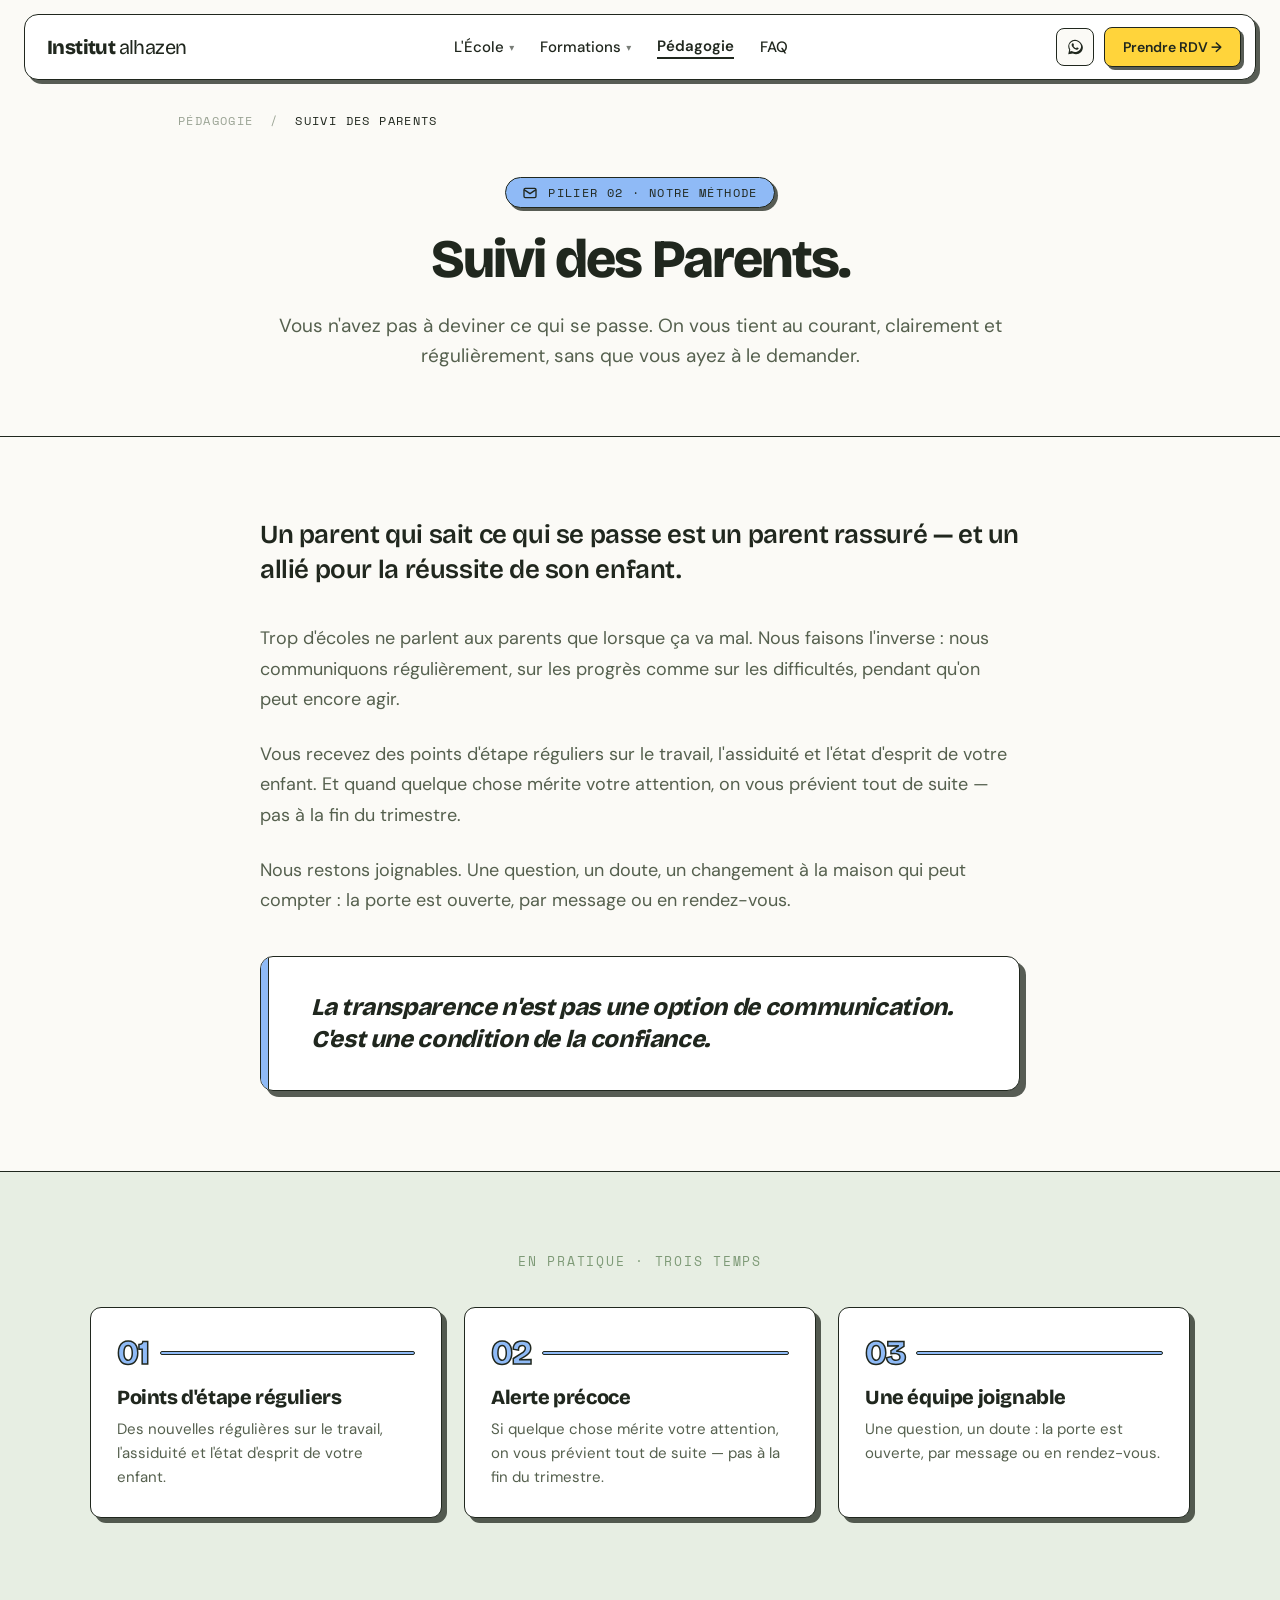
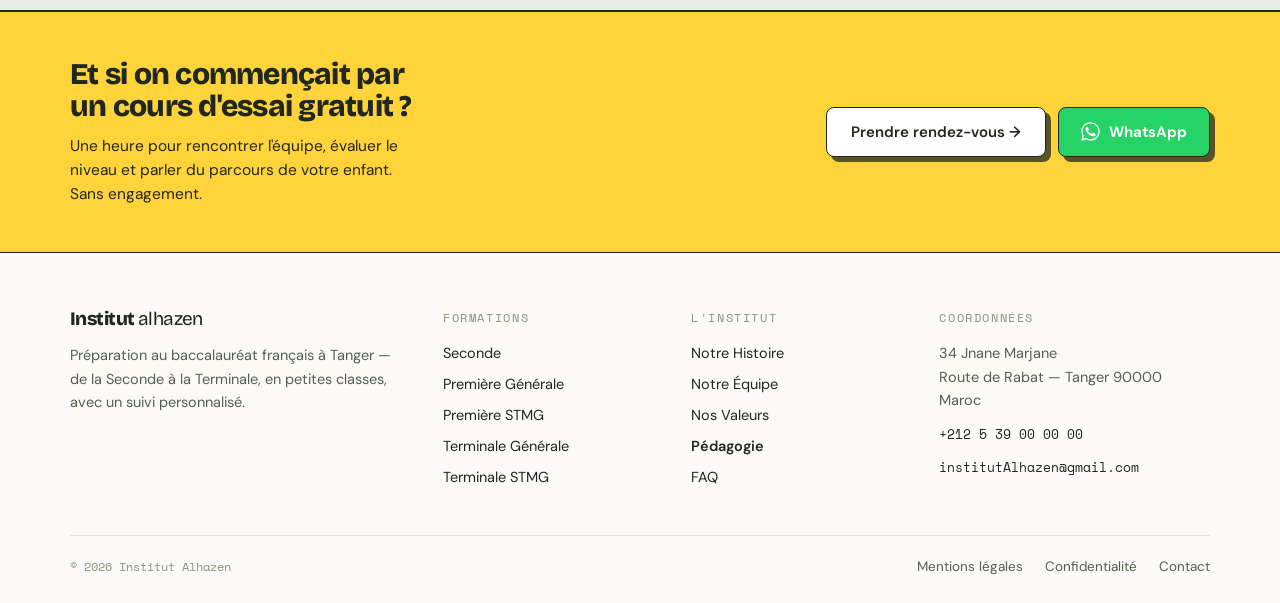
<file: suivi-parents.html>
<!DOCTYPE html>
<html lang="fr">
<head>
<meta charset="utf-8">
<meta name="viewport" content="width=device-width, initial-scale=1">
<title>Suivi des Parents — Institut Alhazen</title>
<link rel="preconnect" href="https://fonts.googleapis.com">
<link rel="preconnect" href="https://fonts.gstatic.com" crossorigin>
<link href="https://fonts.googleapis.com/css2?family=Bricolage+Grotesque:opsz,wght@12..96,400;12..96,600;12..96,800&family=DM+Sans:opsz,wght@9..40,300;9..40,400;9..40,500;9..40,700&family=Space+Mono:wght@400;700&display=swap" rel="stylesheet">
<link rel="stylesheet" href="css/style.css">
<link rel="stylesheet" href="css/responsive.css">
</head>
<body>
<div style="min-height:100vh;">

  <!-- ============ HEADER ============ -->
  <div style="position:sticky;top:0;z-index:50;background:transparent;padding:14px 24px;"><header style="display:flex;align-items:center;justify-content:space-between;gap:24px;padding:12px 14px 12px 22px;background:#FFFFFF;border:1.5px solid #20271E;border-radius:14px;box-shadow:4px 4px 0 rgba(32,39,30,.75);max-width:1300px;margin:0 auto;">
    <a href="index.html" class="brand" style="display:flex;align-items:center;gap:11px;text-decoration:none;color:#20271E;">
      <span style="display:inline-flex;align-items:baseline;font-family:'Bricolage Grotesque',sans-serif;line-height:1;letter-spacing:-0.03em;font-size:20px;"><span style="font-weight:800;">Institut&nbsp;</span><span style="font-weight:400;">alhazen</span></span>
    </a>
    <nav style="display:flex;align-items:center;gap:26px;">
      <div class="navdd" style="position:relative;">
        <a href="ecole.html" class="navdd-trigger" style="display:flex;align-items:center;gap:5px;font-size:15px;font-weight:500;cursor:pointer;color:#20271E;text-decoration:none;">L'École <span class="navdd-caret" style="font-size:10px;opacity:.6;">▾</span></a>
        <div class="navdd-menu" style="position:absolute;top:100%;left:50%;transform:translateX(-50%) translateY(8px);padding-top:14px;">
          <div style="background:#FFFFFF;border:1.5px solid #20271E;border-radius:11px;box-shadow:5px 5px 0 rgba(32,39,30,.18);padding:8px;min-width:236px;display:flex;flex-direction:column;gap:2px;">
            <a href="notre-histoire.html" class="navdd-item" style="display:block;font-family:'DM Sans',sans-serif;font-size:14.5px;font-weight:500;color:#20271E;text-decoration:none;padding:9px 12px;border-radius:7px;white-space:nowrap;">Notre histoire</a>
            <a href="notre-equipe.html" class="navdd-item" style="display:block;font-family:'DM Sans',sans-serif;font-size:14.5px;font-weight:500;color:#20271E;text-decoration:none;padding:9px 12px;border-radius:7px;white-space:nowrap;">Notre équipe</a>
            <a href="nos-valeurs.html" class="navdd-item" style="display:block;font-family:'DM Sans',sans-serif;font-size:14.5px;font-weight:500;color:#20271E;text-decoration:none;padding:9px 12px;border-radius:7px;white-space:nowrap;">Nos valeurs</a>
          </div>
        </div>
      </div>
      <div class="navdd" style="position:relative;">
        <a href="formations.html" class="navdd-trigger" style="display:flex;align-items:center;gap:5px;font-size:15px;font-weight:500;cursor:pointer;color:#20271E;text-decoration:none;">Formations <span class="navdd-caret" style="font-size:10px;opacity:.6;">▾</span></a>
        <div class="navdd-menu" style="position:absolute;top:100%;left:50%;transform:translateX(-50%) translateY(8px);padding-top:14px;">
          <div style="background:#FFFFFF;border:1.5px solid #20271E;border-radius:11px;box-shadow:5px 5px 0 rgba(32,39,30,.18);padding:8px;min-width:236px;display:flex;flex-direction:column;gap:2px;">
            <a href="formation.html" class="navdd-item" style="display:block;font-family:'DM Sans',sans-serif;font-size:14.5px;font-weight:500;color:#20271E;text-decoration:none;padding:9px 12px;border-radius:7px;white-space:nowrap;">Seconde</a>
            <a href="formation.html" class="navdd-item" style="display:block;font-family:'DM Sans',sans-serif;font-size:14.5px;font-weight:500;color:#20271E;text-decoration:none;padding:9px 12px;border-radius:7px;white-space:nowrap;">Première</a>
            <a href="formation.html" class="navdd-item" style="display:block;font-family:'DM Sans',sans-serif;font-size:14.5px;font-weight:500;color:#20271E;text-decoration:none;padding:9px 12px;border-radius:7px;white-space:nowrap;">Terminale</a>
            <a href="formations.html" class="navdd-item" style="display:block;font-family:'DM Sans',sans-serif;font-size:14.5px;font-weight:500;color:#20271E;text-decoration:none;padding:9px 12px;border-radius:7px;white-space:nowrap;">Toutes les formations</a>
          </div>
        </div>
      </div>
      <a href="pedagogie.html" style="display:flex;align-items:center;gap:5px;font-size:15px;font-weight:600;cursor:pointer;color:#20271E;text-decoration:none;border-bottom:2px solid #20271E;padding-bottom:1px;">Pédagogie</a>
      <a href="faq.html" style="font-size:15px;font-weight:500;cursor:pointer;color:#20271E;text-decoration:none;">FAQ</a>
    </nav>
    <div style="display:flex;align-items:center;gap:10px;">
        <a href="https://wa.me/212539000000" target="_blank" rel="noopener" class="ghost-ico" title="WhatsApp" aria-label="WhatsApp" style="display:inline-flex;align-items:center;justify-content:center;width:38px;height:38px;background:#FBFAF6;border:1.5px solid #20271E;border-radius:8px;cursor:pointer;text-decoration:none;"><svg width="18" height="18" viewBox="0 0 32 32" fill="#20271E" aria-hidden="true"><path d="M16 3C9.4 3 4 8.4 4 15c0 2.1.6 4.2 1.6 6L4 29l8.2-1.6c1.7.9 3.6 1.4 5.6 1.4h.2c6.6 0 12-5.4 12-12S22.6 3 16 3zm0 21.8c-1.8 0-3.5-.5-5-1.4l-.4-.2-3.7.7.7-3.6-.2-.4c-1-1.6-1.5-3.4-1.5-5.3C5.2 9.9 10 5.2 16 5.2S26.8 9.9 26.8 15 22 24.8 16 24.8z"/><path d="M22.1 17.7c-.3-.2-1.9-.9-2.2-1-.3-.1-.5-.2-.7.2-.2.3-.8 1-.9 1.1-.2.2-.3.2-.6.1-.3-.2-1.4-.5-2.6-1.6-.9-.8-1.6-1.8-1.8-2.2-.2-.3 0-.5.1-.6.1-.1.3-.3.4-.5.1-.2.2-.3.3-.5.1-.2 0-.4 0-.5-.1-.2-.7-1.7-1-2.3-.2-.6-.5-.5-.7-.5h-.6c-.2 0-.5.1-.8.4-.3.3-1 1-1 2.5s1.1 2.9 1.2 3.1c.2.2 2.2 3.3 5.3 4.7.7.3 1.3.5 1.7.6.7.2 1.4.2 1.9.1.6-.1 1.9-.8 2.1-1.5.3-.7.3-1.4.2-1.5-.1-.1-.3-.2-.6-.3z"/></svg></a>
        <a class="btn-press" href="contact.html" style="font-family:'DM Sans',sans-serif;font-size:14px;font-weight:600;color:#20271E;background:#FFD43B;border:1.5px solid #20271E;border-radius:8px;padding:10px 18px;--s:3px;box-shadow:3px 3px 0 rgba(32,39,30,.75);cursor:pointer;text-decoration:none;">Prendre RDV &rarr;</a>
      </div>
  </header></div>

  <!-- fil d'ariane -->
  <div style="padding:115px 28px 0;margin-top:-97px;max-width:980px;margin-left:auto;margin-right:auto;width:100%;">
    <div style="font-family:'Space Mono',monospace;font-size:11.5px;text-transform:uppercase;letter-spacing:0.12em;color:#9AA394;">
      <a href="pedagogie.html" style="color:#9AA394;text-decoration:none;">Pédagogie</a> &nbsp;/&nbsp; <span style="color:#20271E;">Suivi des Parents</span>
    </div>
  </div>

  <!-- ============ HERO ============ -->
  <section style="padding:48px 28px 64px;background:#FBFAF6;border-bottom:1.5px solid #20271E;">
    <div style="max-width:900px;margin:0 auto;text-align:center;">
      <div style="display:inline-flex;align-items:center;gap:10px;font-family:'Space Mono',monospace;font-size:11.5px;text-transform:uppercase;letter-spacing:0.12em;color:#20271E;background:#8FBAF6;border:1.5px solid #20271E;border-radius:999px;padding:6px 16px;--s:3px;box-shadow:3px 3px 0 rgba(32,39,30,.75);margin-bottom:24px;">
        <span style="display:inline-flex;color:#20271E;"><svg viewBox="0 0 24 24" style="width:16px;height:16px;fill:none;stroke:currentColor;stroke-width:2;"><rect x="3" y="5" width="18" height="14" rx="2"/><path d="M3 7l9 6 9-6"/></svg></span>
        Pilier 02 · Notre méthode
      </div>
      <h1 class="rsp-h1" style="font-family:'Bricolage Grotesque',sans-serif;font-weight:800;font-size:54px;line-height:1.02;letter-spacing:-0.035em;margin:0 auto;max-width:16ch;text-wrap:balance;">Suivi des Parents.</h1>
      <p style="font-family:'DM Sans',sans-serif;font-weight:400;font-size:19px;line-height:1.6;color:#55604E;max-width:60ch;margin:24px auto 0;text-wrap:pretty;">Vous n'avez pas à deviner ce qui se passe. On vous tient au courant, clairement et régulièrement, sans que vous ayez à le demander.</p>
    </div>
  </section>

  <!-- ============ RÉCIT ============ -->
  <section style="padding:80px 28px;background:#FBFAF6;border-bottom:1.5px solid #20271E;">
    <div style="max-width:760px;margin:0 auto;">
      <p class="rsp-blockquote" style="font-family:'Bricolage Grotesque',sans-serif;font-weight:600;font-size:26px;line-height:1.35;letter-spacing:-0.015em;color:#20271E;margin:0 0 36px;text-wrap:pretty;">Un parent qui sait ce qui se passe est un parent rassuré — et un allié pour la réussite de son enfant.</p>

      <p style="font-family:'DM Sans',sans-serif;font-size:18px;line-height:1.7;color:#55604E;margin:0 0 24px;text-wrap:pretty;">Trop d'écoles ne parlent aux parents que lorsque ça va mal. Nous faisons l'inverse : nous communiquons régulièrement, sur les progrès comme sur les difficultés, pendant qu'on peut encore agir.</p>
      <p style="font-family:'DM Sans',sans-serif;font-size:18px;line-height:1.7;color:#55604E;margin:0 0 24px;text-wrap:pretty;">Vous recevez des points d'étape réguliers sur le travail, l'assiduité et l'état d'esprit de votre enfant. Et quand quelque chose mérite votre attention, on vous prévient tout de suite — pas à la fin du trimestre.</p>
      <p style="font-family:'DM Sans',sans-serif;font-size:18px;line-height:1.7;color:#55604E;margin:0 0 40px;text-wrap:pretty;">Nous restons joignables. Une question, un doute, un changement à la maison qui peut compter : la porte est ouverte, par message ou en rendez-vous.</p>

      <div class="rsp-card-lg" style="position:relative;background:#FFFFFF;border:1.5px solid #20271E;border-radius:13px;box-shadow:6px 6px 0 rgba(32,39,30,.75);padding:34px 36px;overflow:hidden;">
        <span style="position:absolute;top:0;left:0;width:8px;height:100%;background:#8FBAF6;border-right:1.5px solid #20271E;"></span>
        <span style="font-family:'Bricolage Grotesque',sans-serif;font-weight:800;font-style:italic;font-size:24px;line-height:1.35;letter-spacing:-0.015em;color:#20271E;display:block;padding-left:14px;text-wrap:pretty;">La transparence n'est pas une option de communication. C'est une condition de la confiance.</span>
      </div>
    </div>
  </section>

  <!-- ============ 3 FEATURES ============ -->
  <section style="padding:80px 28px 92px;background:#E7EEE3;border-bottom:1.5px solid #20271E;">
    <div style="max-width:1100px;margin:0 auto;">
      <div style="font-family:'Space Mono',monospace;font-size:12.5px;text-transform:uppercase;letter-spacing:0.14em;color:#7E9A77;margin-bottom:36px;text-align:center;">En pratique · trois temps</div>
      <div class="rsp-grid-3" style="display:grid;grid-template-columns:repeat(3,1fr);gap:22px;">
        <div class="rsp-card" style="background:#FFFFFF;border:1.5px solid #20271E;border-radius:11px;--s:5px;box-shadow:5px 5px 0 rgba(32,39,30,.75);padding:28px 26px;">
          <div style="display:flex;align-items:center;gap:12px;margin-bottom:16px;">
            <span style="font-family:'Bricolage Grotesque',sans-serif;font-weight:800;font-size:34px;line-height:1;letter-spacing:-0.04em;color:#8FBAF6;-webkit-text-stroke:1.5px #20271E;">01</span>
            <span style="height:4px;flex:1;background:#8FBAF6;border:1.5px solid #20271E;border-radius:999px;"></span>
          </div>
          <h3 style="font-family:'Bricolage Grotesque',sans-serif;font-weight:800;font-size:20px;line-height:1.15;letter-spacing:-0.02em;margin:0 0 8px;">Points d'étape réguliers</h3>
          <p style="font-family:'DM Sans',sans-serif;font-size:15px;line-height:1.6;color:#55604E;margin:0;">Des nouvelles régulières sur le travail, l'assiduité et l'état d'esprit de votre enfant.</p>
        </div>
        <div class="rsp-card" style="background:#FFFFFF;border:1.5px solid #20271E;border-radius:11px;--s:5px;box-shadow:5px 5px 0 rgba(32,39,30,.75);padding:28px 26px;">
          <div style="display:flex;align-items:center;gap:12px;margin-bottom:16px;">
            <span style="font-family:'Bricolage Grotesque',sans-serif;font-weight:800;font-size:34px;line-height:1;letter-spacing:-0.04em;color:#8FBAF6;-webkit-text-stroke:1.5px #20271E;">02</span>
            <span style="height:4px;flex:1;background:#8FBAF6;border:1.5px solid #20271E;border-radius:999px;"></span>
          </div>
          <h3 style="font-family:'Bricolage Grotesque',sans-serif;font-weight:800;font-size:20px;line-height:1.15;letter-spacing:-0.02em;margin:0 0 8px;">Alerte précoce</h3>
          <p style="font-family:'DM Sans',sans-serif;font-size:15px;line-height:1.6;color:#55604E;margin:0;">Si quelque chose mérite votre attention, on vous prévient tout de suite — pas à la fin du trimestre.</p>
        </div>
        <div class="rsp-card" style="background:#FFFFFF;border:1.5px solid #20271E;border-radius:11px;--s:5px;box-shadow:5px 5px 0 rgba(32,39,30,.75);padding:28px 26px;">
          <div style="display:flex;align-items:center;gap:12px;margin-bottom:16px;">
            <span style="font-family:'Bricolage Grotesque',sans-serif;font-weight:800;font-size:34px;line-height:1;letter-spacing:-0.04em;color:#8FBAF6;-webkit-text-stroke:1.5px #20271E;">03</span>
            <span style="height:4px;flex:1;background:#8FBAF6;border:1.5px solid #20271E;border-radius:999px;"></span>
          </div>
          <h3 style="font-family:'Bricolage Grotesque',sans-serif;font-weight:800;font-size:20px;line-height:1.15;letter-spacing:-0.02em;margin:0 0 8px;">Une équipe joignable</h3>
          <p style="font-family:'DM Sans',sans-serif;font-size:15px;line-height:1.6;color:#55604E;margin:0;">Une question, un doute : la porte est ouverte, par message ou en rendez-vous.</p>
        </div>
      </div>
    </div>
  </section>

  <!-- ============ FOOTER ============ -->
  <footer style="border-top:1.5px solid #20271E;background:#FBFAF6;">
    <div style="background:#FFD43B;border-bottom:1.5px solid #20271E;padding:46px 28px;">
      <div style="max-width:1140px;margin:0 auto;display:flex;align-items:center;justify-content:space-between;gap:32px;flex-wrap:wrap;">
        <div style="max-width:32ch;">
          <h2 style="font-family:'Bricolage Grotesque',sans-serif;font-weight:800;font-size:30px;line-height:1.08;letter-spacing:-0.025em;color:#20271E;margin:0;text-wrap:balance;">Et si on commen&ccedil;ait par un cours d'essai gratuit&nbsp;?</h2>
          <p style="font-family:'DM Sans',sans-serif;font-size:15.5px;line-height:1.55;color:#20271E;margin:12px 0 0;text-wrap:pretty;">Une heure pour rencontrer l'&eacute;quipe, &eacute;valuer le niveau et parler du parcours de votre enfant. Sans engagement.</p>
        </div>
        <div style="display:flex;gap:12px;flex-wrap:wrap;">
          <a href="contact.html" class="btn-press" style="display:inline-flex;align-items:center;gap:8px;font-family:'DM Sans',sans-serif;font-size:15px;font-weight:600;color:#20271E;background:#FFFFFF;border:1.5px solid #20271E;border-radius:8px;padding:14px 24px;--s:5px;box-shadow:5px 5px 0 rgba(32,39,30,.75);text-decoration:none;white-space:nowrap;">Prendre rendez-vous &rarr;</a>
          <a href="https://wa.me/212539000000" target="_blank" rel="noopener" class="btn-press" style="display:inline-flex;align-items:center;gap:9px;font-family:'DM Sans',sans-serif;font-size:15px;font-weight:700;color:#FFFFFF;background:#25D366;border:1.5px solid #20271E;border-radius:8px;padding:14px 22px;--s:5px;box-shadow:5px 5px 0 rgba(32,39,30,.75);text-decoration:none;white-space:nowrap;"><svg viewBox="0 0 32 32" style="width:19px;height:19px;fill:#FFFFFF;"><path d="M16 .4C7.4.4.5 7.3.5 15.9c0 2.8.7 5.4 2 7.8L.3 31.6l8.1-2.1c2.3 1.2 4.9 2 7.6 2h.01c8.6 0 15.5-7 15.5-15.6 0-4.2-1.6-8.1-4.6-11A15.4 15.4 0 0 0 16 .4zm0 28.5h-.01c-2.4 0-4.8-.7-6.9-1.9l-.5-.3-5.1 1.3 1.4-5-.3-.5a12.9 12.9 0 0 1-2-6.9C2.5 8.8 8.6 2.7 16 2.7c3.6 0 6.9 1.4 9.5 3.9 2.5 2.5 3.9 5.9 3.9 9.4 0 7.2-6 13-13.4 13zm7.4-9.7c-.4-.2-2.4-1.2-2.7-1.3-.4-.1-.7-.2-.9.2-.3.4-1 1.3-1.3 1.6-.2.3-.5.3-.9.1-.4-.2-1.7-.6-3.3-2-1.2-1.1-2-2.4-2.3-2.8-.2-.4 0-.6.2-.8.2-.2.4-.5.6-.7.2-.2.3-.4.4-.7.1-.3.1-.5 0-.7-.1-.2-.9-2.2-1.3-3-.3-.8-.7-.7-.9-.7h-.8c-.3 0-.7.1-1.1.5-.4.4-1.5 1.4-1.5 3.5s1.5 4.1 1.7 4.3c.2.3 3 4.6 7.3 6.4 1 .4 1.8.7 2.4.9 1 .3 1.9.3 2.7.2.8-.1 2.4-1 2.8-2 .3-1 .3-1.8.2-2-.1-.2-.4-.3-.8-.5z"></path></svg>WhatsApp</a>
        </div>
      </div>
    </div>
    <div style="padding:56px 28px 28px;">
    <div class="rsp-grid-footer" style="max-width:1140px;margin:0 auto;display:grid;grid-template-columns:1.6fr 1fr 1fr 1.3fr;gap:40px;">
      <div>
        <div style="display:flex;align-items:center;gap:10px;margin-bottom:16px;">
          <span style="display:inline-flex;align-items:baseline;font-family:'Bricolage Grotesque',sans-serif;line-height:1;letter-spacing:-0.03em;font-size:19px;"><span style="font-weight:800;">Institut&nbsp;</span><span style="font-weight:400;">alhazen</span></span>
        </div>
        <p style="font-family:'DM Sans',sans-serif;font-weight:400;font-size:14.5px;line-height:1.6;color:#55604E;margin:0;max-width:34ch;">Préparation au baccalauréat français à Tanger — de la Seconde à la Terminale, en petites classes, avec un suivi personnalisé.</p>
      </div>
      <div>
        <div style="font-family:'Space Mono',monospace;font-size:11.5px;text-transform:uppercase;letter-spacing:0.14em;color:#8A937F;margin-bottom:16px;">Formations</div>
        <ul style="list-style:none;margin:0;padding:0;display:flex;flex-direction:column;gap:10px;">
          <li><a href="formation.html" style="font-family:'DM Sans',sans-serif;font-size:14.5px;color:#20271E;text-decoration:none;">Seconde</a></li>
          <li><a href="formation.html" style="font-family:'DM Sans',sans-serif;font-size:14.5px;color:#20271E;text-decoration:none;">Première Générale</a></li>
          <li><a href="formation.html" style="font-family:'DM Sans',sans-serif;font-size:14.5px;color:#20271E;text-decoration:none;">Première STMG</a></li>
          <li><a href="formation.html" style="font-family:'DM Sans',sans-serif;font-size:14.5px;color:#20271E;text-decoration:none;">Terminale Générale</a></li>
          <li><a href="formation.html" style="font-family:'DM Sans',sans-serif;font-size:14.5px;color:#20271E;text-decoration:none;">Terminale STMG</a></li>
        </ul>
      </div>
      <div>
        <div style="font-family:'Space Mono',monospace;font-size:11.5px;text-transform:uppercase;letter-spacing:0.14em;color:#8A937F;margin-bottom:16px;">L'Institut</div>
        <ul style="list-style:none;margin:0;padding:0;display:flex;flex-direction:column;gap:10px;">
          <li><a href="notre-histoire.html" style="font-family:'DM Sans',sans-serif;font-size:14.5px;color:#20271E;text-decoration:none;">Notre Histoire</a></li>
          <li><a href="notre-equipe.html" style="font-family:'DM Sans',sans-serif;font-size:14.5px;color:#20271E;text-decoration:none;">Notre Équipe</a></li>
          <li><a href="nos-valeurs.html" style="font-family:'DM Sans',sans-serif;font-size:14.5px;color:#20271E;text-decoration:none;">Nos Valeurs</a></li>
          <li><a href="pedagogie.html" style="font-family:'DM Sans',sans-serif;font-size:14.5px;color:#20271E;text-decoration:none;font-weight:600;">Pédagogie</a></li>
          <li><a href="faq.html" style="font-family:'DM Sans',sans-serif;font-size:14.5px;color:#20271E;text-decoration:none;">FAQ</a></li>
        </ul>
      </div>
      <div>
        <div style="font-family:'Space Mono',monospace;font-size:11.5px;text-transform:uppercase;letter-spacing:0.14em;color:#8A937F;margin-bottom:16px;">Coordonnées</div>
        <div style="font-family:'DM Sans',sans-serif;font-size:14.5px;line-height:1.6;color:#55604E;display:flex;flex-direction:column;gap:12px;">
          <span>34 Jnane Marjane<br>Route de Rabat — Tanger 90000<br>Maroc</span>
          <span style="font-family:'Space Mono',monospace;font-size:13px;color:#20271E;">+212 5 39 00 00 00</span>
          <span style="font-family:'Space Mono',monospace;font-size:13px;color:#20271E;">institutAlhazen&#8203;@gmail.com</span>
        </div>
      </div>
    </div>
    <div class="rsp-footer-bottom" style="max-width:1140px;margin:48px auto 0;padding-top:22px;border-top:1px solid #E4E2D8;display:flex;justify-content:space-between;flex-wrap:wrap;gap:14px;">
      <span style="font-family:'Space Mono',monospace;font-size:12px;color:#8A937F;">© 2026 Institut Alhazen</span>
      <div style="display:flex;gap:22px;">
        <a href="#" style="font-family:'DM Sans',sans-serif;font-size:13.5px;color:#55604E;text-decoration:none;">Mentions légales</a>
        <a href="#" style="font-family:'DM Sans',sans-serif;font-size:13.5px;color:#55604E;text-decoration:none;">Confidentialité</a>
        <a href="contact.html" style="font-family:'DM Sans',sans-serif;font-size:13.5px;color:#55604E;text-decoration:none;">Contact</a>
      </div>
    </div>
  </div></footer>

</div>
<script src="js/nav-mobile.js"></script>
</body>
</html>
</file>
<file: css/style.css>
*{box-sizing:border-box;}
body{margin:0;background:#FBFAF6;font-family:'DM Sans',system-ui,sans-serif;color:#20271E;}

@keyframes hdrFadeIn{from{opacity:0;transform:translateY(-14px)}to{opacity:1;transform:none}}
header{animation:hdrFadeIn .5s cubic-bezier(.2,.8,.2,1) both;}
.brand .brand-tile{transition:transform .4s cubic-bezier(.34,1.56,.64,1);}
.brand:hover .brand-tile{transform:rotate(-8deg) scale(1.08);}
header nav>a{position:relative;}
header nav>a::after{content:"";position:absolute;left:0;right:0;bottom:-5px;height:2px;background:#20271E;border-radius:2px;transform:scaleX(0);transform-origin:left;transition:transform .28s cubic-bezier(.2,.8,.2,1);}
header nav>a:hover::after{transform:scaleX(1);}
.navdd-trigger{transition:opacity .2s ease;}
.navdd-menu{opacity:0;visibility:hidden;transition:opacity .22s ease .4s,visibility 0s linear .62s,transform .22s cubic-bezier(.2,.8,.2,1) .4s;z-index:60;}
.navdd:hover .navdd-menu{opacity:1;visibility:visible;transform:translateX(-50%) translateY(0);transition:opacity .2s ease,visibility 0s,transform .2s cubic-bezier(.2,.8,.2,1);}
.navdd-caret{transition:transform .25s cubic-bezier(.2,.8,.2,1);display:inline-block;}
.navdd:hover .navdd-caret{transform:rotate(180deg);}
.navdd-item{transition:background-color .15s ease,padding-left .15s ease;}
.navdd-item:hover{background:#FFD43B;padding-left:18px!important;}
.btn-press{transition:transform .13s cubic-bezier(.3,.7,.4,1),box-shadow .13s cubic-bezier(.3,.7,.4,1)!important;}
.btn-press:hover{transform:translate(calc(var(--s,4px)*.78),calc(var(--s,4px)*.78));box-shadow:calc(var(--s,4px)*.22) calc(var(--s,4px)*.22) 0 rgba(32,39,30,.75)!important;}
.btn-press:active{transform:translate(var(--s,4px),var(--s,4px));box-shadow:0 0 0 rgba(32,39,30,.75)!important;}
.btn-ghost{transition:background-color .18s ease,transform .13s cubic-bezier(.3,.7,.4,1)!important;}
.btn-ghost:hover{background:#EFF2EC!important;transform:translateY(-1px);}
.ghost-ico{transition:background-color .18s ease,transform .13s cubic-bezier(.3,.7,.4,1);}
.ghost-ico:hover{background:#EFF2EC;transform:translateY(-1px);}
input::placeholder,textarea::placeholder{color:#9AA394;}
[data-reveal]{opacity:0;transform:translateY(22px);transition:opacity .7s cubic-bezier(.2,.8,.2,1),transform .7s cubic-bezier(.2,.8,.2,1);}
[data-reveal][data-on]{opacity:1;transform:none;}
@media (prefers-reduced-motion:reduce){header{animation:none!important}*{transition:none!important}}
</file>
<file: css/responsive.css>
/* ============================================
   RESPONSIVE — Institut Alhazen
   Mobile ≤ 768px | Tablet 769–1024px
   All overrides use !important to beat inline styles
   ============================================ */

/* --- Burger button (hidden on desktop) --- */
.mob-burger {
  display: none;
  align-items: center;
  justify-content: center;
  width: 40px; height: 40px;
  background: #FBFAF6;
  border: 1.5px solid #20271E;
  border-radius: 8px;
  cursor: pointer;
  flex-shrink: 0;
}

/* --- Mobile menu overlay --- */
.mob-menu {
  display: none;
  position: fixed;
  inset: 0;
  background: #FBFAF6;
  z-index: 200;
  flex-direction: column;
  overflow-y: auto;
}
.mob-menu.open { display: flex; }
.mob-menu-header {
  display: flex;
  align-items: center;
  justify-content: space-between;
  padding: 18px 20px;
  border-bottom: 1.5px solid #20271E;
}
.mob-menu-close {
  display: flex; align-items: center; justify-content: center;
  width: 40px; height: 40px;
  background: #FBFAF6;
  border: 1.5px solid #20271E;
  border-radius: 8px;
  cursor: pointer;
  font-size: 20px;
  color: #20271E;
}
.mob-menu-links {
  display: flex;
  flex-direction: column;
  padding: 16px 20px;
  gap: 4px;
  flex: 1;
}
.mob-menu-link {
  display: block;
  font-family: 'DM Sans', sans-serif;
  font-size: 16px;
  font-weight: 500;
  color: #20271E;
  text-decoration: none;
  padding: 13px 14px;
  border-radius: 8px;
}
.mob-menu-link:hover { background: #F1F5EE; }
.mob-menu-sublabel {
  font-family: 'Space Mono', monospace;
  font-size: 10px;
  text-transform: uppercase;
  letter-spacing: 0.12em;
  color: #9AA394;
  padding: 14px 14px 6px;
}
.mob-menu-footer {
  padding: 20px;
  display: flex;
  flex-direction: column;
  gap: 10px;
  border-top: 1.5px solid #20271E;
}
.mob-menu-rdv {
  display: block;
  text-align: center;
  font-family: 'DM Sans', sans-serif;
  font-size: 15px;
  font-weight: 600;
  color: #20271E;
  background: #FFD43B;
  border: 1.5px solid #20271E;
  border-radius: 8px;
  padding: 14px;
  text-decoration: none;
  box-shadow: 3px 3px 0 rgba(32,39,30,.75);
}
.mob-menu-wa {
  display: flex;
  align-items: center;
  justify-content: center;
  gap: 8px;
  font-family: 'DM Sans', sans-serif;
  font-size: 15px;
  font-weight: 600;
  color: #fff;
  background: #25D366;
  border: 1.5px solid #20271E;
  border-radius: 8px;
  padding: 14px;
  text-decoration: none;
  box-shadow: 3px 3px 0 rgba(32,39,30,.75);
}

/* ============================================
   TABLET (769px – 1024px)
   ============================================ */
@media (min-width: 769px) and (max-width: 1024px) {
  .rsp-h1     { font-size: 44px !important; }
  .rsp-h2     { font-size: 30px !important; }
  .rsp-blockquote { font-size: 30px !important; }

  .rsp-grid-4 { grid-template-columns: 1fr 1fr !important; }
  .rsp-grid-3 { grid-template-columns: 1fr 1fr !important; }
  .rsp-grid-2 { grid-template-columns: 1fr !important; gap: 32px !important; }
  .rsp-grid-footer { grid-template-columns: 1fr 1fr !important; gap: 28px !important; }

  .rsp-hero-section { padding-left: 24px !important; padding-right: 24px !important; }

  .rsp-formations-grid { grid-template-columns: 1fr !important; }
  .rsp-methode-steps   { grid-template-columns: 1fr 1fr !important; }
}

/* ============================================
   MOBILE (≤ 768px)
   ============================================ */
@media (max-width: 768px) {

  /* --- Nav --- */
  .rsp-nav         { display: none !important; }
  .rsp-nav-actions { display: none !important; }
  .mob-burger      { display: flex !important; }

  /* Header inner padding */
  header { padding: 10px 14px !important; }
  div[style*="padding:14px 24px"] { padding: 10px 14px !important; }

  /* --- Headings — lighter and smaller --- */
  .rsp-h1 {
    font-size: 28px !important;
    line-height: 1.12 !important;
    font-weight: 700 !important;
  }
  .rsp-h2 {
    font-size: 22px !important;
    line-height: 1.2 !important;
    font-weight: 700 !important;
  }
  .rsp-blockquote {
    font-size: 20px !important;
    line-height: 1.3 !important;
    font-weight: 700 !important;
  }
  .rsp-stat-num { font-size: 44px !important; }

  /* --- Section paddings --- */
  .rsp-hero-section {
    padding-top: 80px !important;
    padding-bottom: 60px !important;
    padding-left: 20px !important;
    padding-right: 20px !important;
  }
  section {
    padding-top: 40px !important;
    padding-bottom: 40px !important;
    padding-left: 20px !important;
    padding-right: 20px !important;
  }

  /* --- Cards — compact padding --- */
  .rsp-card    { padding: 16px !important; }
  .rsp-card-lg { padding: 20px !important; }

  /* --- Grids → single column --- */
  .rsp-grid-4 { grid-template-columns: 1fr 1fr !important; }
  .rsp-grid-3 { grid-template-columns: 1fr !important; gap: 16px !important; }
  .rsp-grid-2 { grid-template-columns: 1fr !important; gap: 24px !important; }
  .rsp-grid-footer { grid-template-columns: 1fr 1fr !important; gap: 24px !important; }

  /* Stats bandeau 4-col → 2×2 */
  .rsp-stats-bandeau { grid-template-columns: 1fr 1fr !important; }
  .rsp-stats-bandeau > div { border-right: none !important; border-bottom: 1px solid #E4E2D8; }

  /* --- Formations widget --- */
  .rsp-formations-grid { grid-template-columns: 1fr !important; }

  /* --- Méthode stepper 4-col → 2×2 --- */
  .rsp-methode-steps { grid-template-columns: 1fr 1fr !important; }

  /* --- Matières table → scroll --- */
  .rsp-matieres-wrap {
    overflow: visible !important;
    overflow-x: auto !important;
    -webkit-overflow-scrolling: touch;
  }
  .rsp-matieres-wrap > div { min-width: 480px !important; }
  .rsp-matieres-row { min-width: 480px !important; }

  /* --- Formation interactive matières widget → collapse to column --- */
  div:has(> #matieresMenu) { flex-direction: column !important; gap: 12px !important; }
  #matieresMenu { width: 100% !important; flex: none !important; }

  /* --- Hero CTA buttons → stack fullwidth --- */
  .rsp-hero-cta {
    flex-direction: column !important;
    align-items: stretch !important;
  }
  .rsp-hero-cta a {
    text-align: center !important;
    justify-content: center !important;
    display: flex !important;
    white-space: normal !important;
  }

  /* --- Footer CTA bandeau (Et si on commençait…) --- */
  footer > div[style*="background:#FFD43B"] {
    padding: 32px 20px !important;
  }
  footer > div[style*="background:#FFD43B"] > div {
    flex-direction: column !important;
    align-items: stretch !important;
    gap: 20px !important;
  }
  footer > div[style*="background:#FFD43B"] > div > div:last-child {
    flex-direction: column !important;
    width: 100% !important;
    gap: 10px !important;
  }
  footer > div[style*="background:#FFD43B"] .btn-press {
    display: flex !important;
    justify-content: center !important;
    white-space: normal !important;
    width: 100% !important;
    box-sizing: border-box !important;
  }
  footer > div[style*="background:#FFD43B"] h2 {
    font-size: 22px !important;
    font-weight: 700 !important;
    line-height: 1.2 !important;
  }

  /* --- École link rows (140px 1fr auto) → stack --- */
  .rsp-link-row {
    grid-template-columns: 60px 1fr auto !important;
    gap: 12px !important;
    padding: 18px 16px !important;
  }

  /* --- Nos valeurs / 2-col cards already handled by rsp-grid-2 above --- */

  /* --- Formation matières table rows → horizontal scroll --- */
  .rsp-matieres-row { min-width: 480px !important; }

  /* --- Large decorative numbers (01, 02…) — reduce on mobile --- */
  span[style*="font-size:64px"], span[style*="font-size:56px"],
  span[style*="font-size:46px"] {
    font-size: 32px !important;
  }

  /* --- Formations menu → horizontal scroll (from design) --- */
  .rsp-form-menu {
    flex-direction: row !important;
    overflow-x: auto !important;
    gap: 8px !important;
    padding-bottom: 8px !important;
    -webkit-overflow-scrolling: touch;
    scrollbar-width: none !important;
  }
  .rsp-form-menu::-webkit-scrollbar { display: none; }
  .rsp-form-menu > * {
    flex: none !important;
    min-width: 130px !important;
    padding: 10px 12px !important;
  }

  /* --- Footer brand → pleine largeur (from design) --- */
  .rsp-footer-brand { grid-column: 1 / -1 !important; }

  /* --- Notre Histoire sticky panel → relative --- */
  .rsp-sticky-panel { position: relative !important; top: auto !important; }

  /* --- Footer links section --- */
  .rsp-grid-footer > div:not(:first-child) { border-top: 1px solid #E4E2D8; padding-top: 20px; }
  .rsp-footer-bottom { flex-direction: column !important; align-items: flex-start !important; gap: 12px !important; }

  /* --- Pédagogie results numbers --- */
  .rsp-results-row { flex-direction: column !important; align-items: flex-start !important; gap: 24px !important; }

  /* --- Contact phone/email 2-col → 1-col --- */
  .rsp-grid-2-sm { grid-template-columns: 1fr !important; }

  /* --- Map height --- */
  .rsp-map { height: 300px !important; }

  /* ---- PAGE-SPECIFIC (synced from Claude Design) ---- */

  /* École — hero & hub */
  .ecole-hero-section { padding-top: 115px !important; padding-left: 16px !important; padding-right: 16px !important; padding-bottom: 56px !important; }
  .ecole-hub-section  { padding: 56px 16px 72px !important; }
  .ecole-hub-cta      { display: none !important; }

  /* Contact/FAQ — hero override (115px clears sticky header) */
  .page-hero { padding-top: 115px !important; padding-left: 16px !important; padding-right: 16px !important; padding-bottom: 48px !important; }
  .hero-h1   { font-size: 34px !important; }
  .hero-p    { font-size: 16px !important; }

  /* Contact — form & map */
  .contact-section { padding: 40px 16px 60px !important; }
  .contact-grid    { grid-template-columns: 1fr !important; }
  .form-pad        { padding: 28px 20px !important; }
  .loc-section     { padding: 0 16px 60px !important; }
  .map-bar         { grid-template-columns: 1fr !important; }

  /* FAQ */
  .faq-section { padding: 48px 16px 72px !important; }

  /* Formations — hero & niveau list */
  .form-hero-section   { padding-top: 115px !important; padding-left: 16px !important; padding-right: 16px !important; padding-bottom: 48px !important; }
  .form-niveaux-section { padding: 56px 16px 72px !important; }
  .form-niveau-row     { grid-template-columns: 64px 1fr !important; gap: 12px !important; padding: 20px 16px !important; }
  .form-niveau-tagline { display: none !important; }
  .form-niveau-cta     { display: none !important; }

  /* Nos Valeurs */
  .val-hero-section    { padding: 64px 16px 56px !important; }
  .val-grille-section  { padding: 56px 16px 72px !important; }

  /* Notre Équipe */
  .equipe-hero-section  { padding: 52px 16px 56px !important; }
  .equipe-hero-illu     { display: none !important; }
  .equipe-grille-section { padding: 56px 16px 72px !important; }

  /* Notre Histoire */
  .hist-hero-section  { padding: 52px 16px 56px !important; }
  .hist-hero-illu     { display: none !important; }
  .hist-story-grid    { gap: 0 !important; }
  .hist-chapter       { min-height: auto !important; padding: 36px 0 !important; }
  .hist-chapter h2    { font-size: 26px !important; }
  .hist-chapter p     { font-size: 16px !important; }
  .hist-section       { padding-left: 16px !important; padding-right: 16px !important; padding-top: 0 !important; }
}

/* ============================================
   SMALL MOBILE (≤ 360px)
   ============================================ */
@media (max-width: 360px) {
  .rsp-h1     { font-size: 24px !important; }
  .rsp-h2     { font-size: 19px !important; }
  .rsp-grid-4 { grid-template-columns: 1fr !important; }
  .rsp-stats-bandeau { grid-template-columns: 1fr !important; }
  .rsp-grid-footer { grid-template-columns: 1fr !important; }
  .rsp-methode-steps { grid-template-columns: 1fr !important; }
}
</file>
